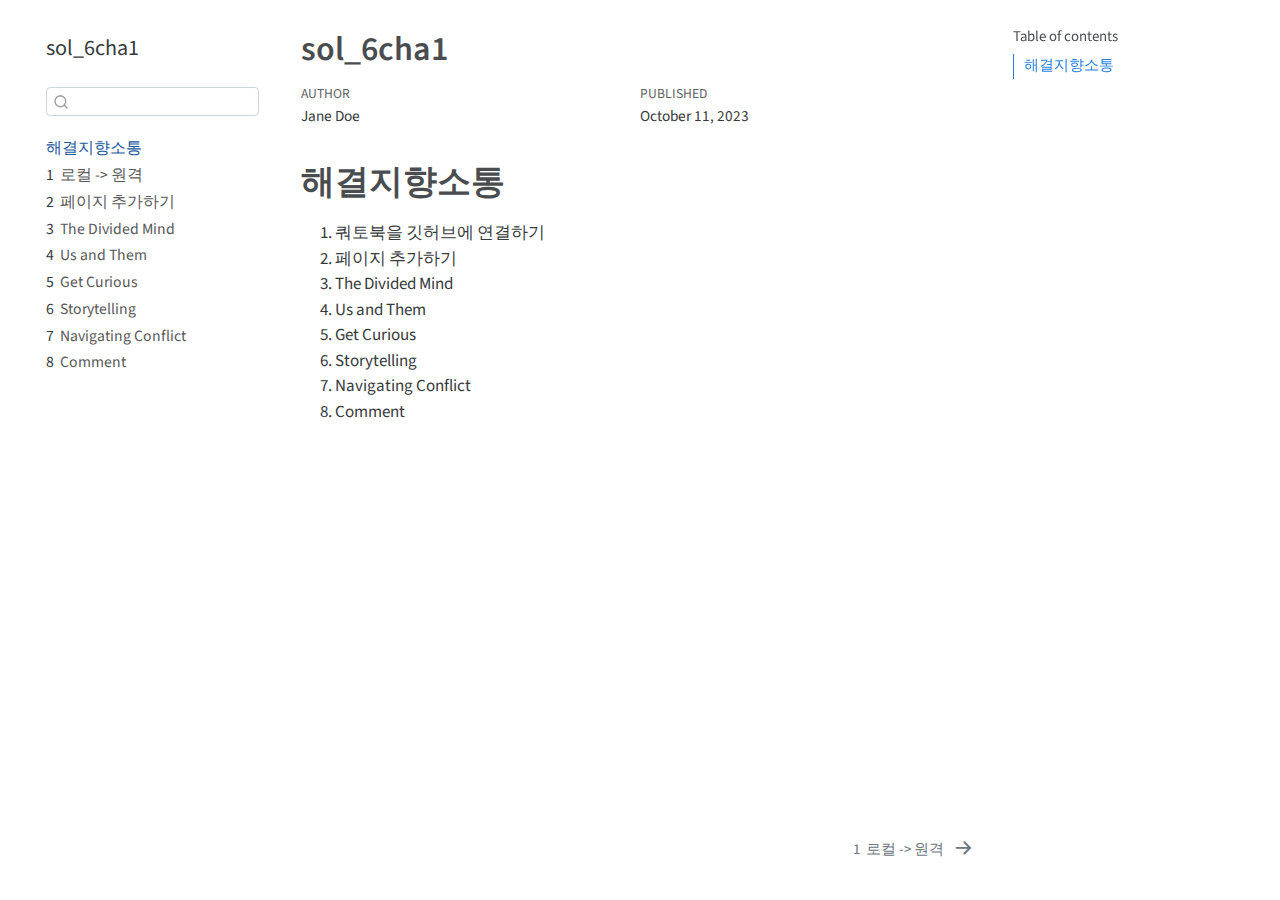
<file: _book/index.html>
<!DOCTYPE html>
<html xmlns="http://www.w3.org/1999/xhtml" lang="en" xml:lang="en"><head>

<meta charset="utf-8">
<meta name="generator" content="quarto-1.3.450">

<meta name="viewport" content="width=device-width, initial-scale=1.0, user-scalable=yes">

<meta name="author" content="Jane Doe">
<meta name="dcterms.date" content="2023-10-11">

<title>sol_6cha1</title>
<style>
code{white-space: pre-wrap;}
span.smallcaps{font-variant: small-caps;}
div.columns{display: flex; gap: min(4vw, 1.5em);}
div.column{flex: auto; overflow-x: auto;}
div.hanging-indent{margin-left: 1.5em; text-indent: -1.5em;}
ul.task-list{list-style: none;}
ul.task-list li input[type="checkbox"] {
  width: 0.8em;
  margin: 0 0.8em 0.2em -1em; /* quarto-specific, see https://github.com/quarto-dev/quarto-cli/issues/4556 */ 
  vertical-align: middle;
}
</style>


<script src="site_libs/quarto-nav/quarto-nav.js"></script>
<script src="site_libs/quarto-nav/headroom.min.js"></script>
<script src="site_libs/clipboard/clipboard.min.js"></script>
<script src="site_libs/quarto-search/autocomplete.umd.js"></script>
<script src="site_libs/quarto-search/fuse.min.js"></script>
<script src="site_libs/quarto-search/quarto-search.js"></script>
<meta name="quarto:offset" content="./">
<link href="./intro.html" rel="next">
<script src="site_libs/quarto-html/quarto.js"></script>
<script src="site_libs/quarto-html/popper.min.js"></script>
<script src="site_libs/quarto-html/tippy.umd.min.js"></script>
<script src="site_libs/quarto-html/anchor.min.js"></script>
<link href="site_libs/quarto-html/tippy.css" rel="stylesheet">
<link href="site_libs/quarto-html/quarto-syntax-highlighting.css" rel="stylesheet" id="quarto-text-highlighting-styles">
<script src="site_libs/bootstrap/bootstrap.min.js"></script>
<link href="site_libs/bootstrap/bootstrap-icons.css" rel="stylesheet">
<link href="site_libs/bootstrap/bootstrap.min.css" rel="stylesheet" id="quarto-bootstrap" data-mode="light">
<script id="quarto-search-options" type="application/json">{
  "location": "sidebar",
  "copy-button": false,
  "collapse-after": 3,
  "panel-placement": "start",
  "type": "textbox",
  "limit": 20,
  "language": {
    "search-no-results-text": "No results",
    "search-matching-documents-text": "matching documents",
    "search-copy-link-title": "Copy link to search",
    "search-hide-matches-text": "Hide additional matches",
    "search-more-match-text": "more match in this document",
    "search-more-matches-text": "more matches in this document",
    "search-clear-button-title": "Clear",
    "search-detached-cancel-button-title": "Cancel",
    "search-submit-button-title": "Submit",
    "search-label": "Search"
  }
}</script>


</head>

<body class="nav-sidebar floating">

<div id="quarto-search-results"></div>
  <header id="quarto-header" class="headroom fixed-top">
  <nav class="quarto-secondary-nav">
    <div class="container-fluid d-flex">
      <button type="button" class="quarto-btn-toggle btn" data-bs-toggle="collapse" data-bs-target="#quarto-sidebar,#quarto-sidebar-glass" aria-controls="quarto-sidebar" aria-expanded="false" aria-label="Toggle sidebar navigation" onclick="if (window.quartoToggleHeadroom) { window.quartoToggleHeadroom(); }">
        <i class="bi bi-layout-text-sidebar-reverse"></i>
      </button>
      <nav class="quarto-page-breadcrumbs" aria-label="breadcrumb"><ol class="breadcrumb"><li class="breadcrumb-item"><a href="./index.html">해결지향소통</a></li></ol></nav>
      <a class="flex-grow-1" role="button" data-bs-toggle="collapse" data-bs-target="#quarto-sidebar,#quarto-sidebar-glass" aria-controls="quarto-sidebar" aria-expanded="false" aria-label="Toggle sidebar navigation" onclick="if (window.quartoToggleHeadroom) { window.quartoToggleHeadroom(); }">      
      </a>
      <button type="button" class="btn quarto-search-button" aria-label="" onclick="window.quartoOpenSearch();">
        <i class="bi bi-search"></i>
      </button>
    </div>
  </nav>
</header>
<!-- content -->
<div id="quarto-content" class="quarto-container page-columns page-rows-contents page-layout-article">
<!-- sidebar -->
  <nav id="quarto-sidebar" class="sidebar collapse collapse-horizontal sidebar-navigation floating overflow-auto">
    <div class="pt-lg-2 mt-2 text-left sidebar-header">
    <div class="sidebar-title mb-0 py-0">
      <a href="./">sol_6cha1</a> 
    </div>
      </div>
        <div class="mt-2 flex-shrink-0 align-items-center">
        <div class="sidebar-search">
        <div id="quarto-search" class="" title="Search"></div>
        </div>
        </div>
    <div class="sidebar-menu-container"> 
    <ul class="list-unstyled mt-1">
        <li class="sidebar-item">
  <div class="sidebar-item-container"> 
  <a href="./index.html" class="sidebar-item-text sidebar-link active">
 <span class="menu-text">해결지향소통</span></a>
  </div>
</li>
        <li class="sidebar-item">
  <div class="sidebar-item-container"> 
  <a href="./intro.html" class="sidebar-item-text sidebar-link">
 <span class="menu-text"><span class="chapter-number">1</span>&nbsp; <span class="chapter-title">로컬 -&gt; 원격</span></span></a>
  </div>
</li>
        <li class="sidebar-item">
  <div class="sidebar-item-container"> 
  <a href="./plusfile.html" class="sidebar-item-text sidebar-link">
 <span class="menu-text"><span class="chapter-number">2</span>&nbsp; <span class="chapter-title">페이지 추가하기</span></span></a>
  </div>
</li>
        <li class="sidebar-item">
  <div class="sidebar-item-container"> 
  <a href="./The Divided Mind.html" class="sidebar-item-text sidebar-link">
 <span class="menu-text"><span class="chapter-number">3</span>&nbsp; <span class="chapter-title">The Divided Mind</span></span></a>
  </div>
</li>
        <li class="sidebar-item">
  <div class="sidebar-item-container"> 
  <a href="./Us and Them.html" class="sidebar-item-text sidebar-link">
 <span class="menu-text"><span class="chapter-number">4</span>&nbsp; <span class="chapter-title">Us and Them</span></span></a>
  </div>
</li>
        <li class="sidebar-item">
  <div class="sidebar-item-container"> 
  <a href="./Get Curious.html" class="sidebar-item-text sidebar-link">
 <span class="menu-text"><span class="chapter-number">5</span>&nbsp; <span class="chapter-title">Get Curious</span></span></a>
  </div>
</li>
        <li class="sidebar-item">
  <div class="sidebar-item-container"> 
  <a href="./Storytelling.html" class="sidebar-item-text sidebar-link">
 <span class="menu-text"><span class="chapter-number">6</span>&nbsp; <span class="chapter-title">Storytelling</span></span></a>
  </div>
</li>
        <li class="sidebar-item">
  <div class="sidebar-item-container"> 
  <a href="./Navigating Conflict.html" class="sidebar-item-text sidebar-link">
 <span class="menu-text"><span class="chapter-number">7</span>&nbsp; <span class="chapter-title">Navigating Conflict</span></span></a>
  </div>
</li>
        <li class="sidebar-item">
  <div class="sidebar-item-container"> 
  <a href="./Comment.html" class="sidebar-item-text sidebar-link">
 <span class="menu-text"><span class="chapter-number">8</span>&nbsp; <span class="chapter-title">Comment</span></span></a>
  </div>
</li>
    </ul>
    </div>
</nav>
<div id="quarto-sidebar-glass" data-bs-toggle="collapse" data-bs-target="#quarto-sidebar,#quarto-sidebar-glass"></div>
<!-- margin-sidebar -->
    <div id="quarto-margin-sidebar" class="sidebar margin-sidebar">
        <nav id="TOC" role="doc-toc" class="toc-active">
    <h2 id="toc-title">Table of contents</h2>
   
  <ul>
  <li><a href="#해결지향소통" id="toc-해결지향소통" class="nav-link active" data-scroll-target="#해결지향소통">해결지향소통</a></li>
  </ul>
</nav>
    </div>
<!-- main -->
<main class="content" id="quarto-document-content">

<header id="title-block-header" class="quarto-title-block default">
<div class="quarto-title">
<h1 class="title">sol_6cha1</h1>
</div>



<div class="quarto-title-meta">

    <div>
    <div class="quarto-title-meta-heading">Author</div>
    <div class="quarto-title-meta-contents">
             <p>Jane Doe </p>
          </div>
  </div>
    
    <div>
    <div class="quarto-title-meta-heading">Published</div>
    <div class="quarto-title-meta-contents">
      <p class="date">October 11, 2023</p>
    </div>
  </div>
  
    
  </div>
  

</header>

<section id="해결지향소통" class="level1 unnumbered">
<h1 class="unnumbered">해결지향소통</h1>
<ol type="1">
<li>쿼토북을 깃허브에 연결하기</li>
<li>페이지 추가하기</li>
<li>The Divided Mind</li>
<li>Us and Them</li>
<li>Get Curious</li>
<li>Storytelling</li>
<li>Navigating Conflict</li>
<li>Comment</li>
</ol>


</section>

</main> <!-- /main -->
<script id="quarto-html-after-body" type="application/javascript">
window.document.addEventListener("DOMContentLoaded", function (event) {
  const toggleBodyColorMode = (bsSheetEl) => {
    const mode = bsSheetEl.getAttribute("data-mode");
    const bodyEl = window.document.querySelector("body");
    if (mode === "dark") {
      bodyEl.classList.add("quarto-dark");
      bodyEl.classList.remove("quarto-light");
    } else {
      bodyEl.classList.add("quarto-light");
      bodyEl.classList.remove("quarto-dark");
    }
  }
  const toggleBodyColorPrimary = () => {
    const bsSheetEl = window.document.querySelector("link#quarto-bootstrap");
    if (bsSheetEl) {
      toggleBodyColorMode(bsSheetEl);
    }
  }
  toggleBodyColorPrimary();  
  const icon = "";
  const anchorJS = new window.AnchorJS();
  anchorJS.options = {
    placement: 'right',
    icon: icon
  };
  anchorJS.add('.anchored');
  const isCodeAnnotation = (el) => {
    for (const clz of el.classList) {
      if (clz.startsWith('code-annotation-')) {                     
        return true;
      }
    }
    return false;
  }
  const clipboard = new window.ClipboardJS('.code-copy-button', {
    text: function(trigger) {
      const codeEl = trigger.previousElementSibling.cloneNode(true);
      for (const childEl of codeEl.children) {
        if (isCodeAnnotation(childEl)) {
          childEl.remove();
        }
      }
      return codeEl.innerText;
    }
  });
  clipboard.on('success', function(e) {
    // button target
    const button = e.trigger;
    // don't keep focus
    button.blur();
    // flash "checked"
    button.classList.add('code-copy-button-checked');
    var currentTitle = button.getAttribute("title");
    button.setAttribute("title", "Copied!");
    let tooltip;
    if (window.bootstrap) {
      button.setAttribute("data-bs-toggle", "tooltip");
      button.setAttribute("data-bs-placement", "left");
      button.setAttribute("data-bs-title", "Copied!");
      tooltip = new bootstrap.Tooltip(button, 
        { trigger: "manual", 
          customClass: "code-copy-button-tooltip",
          offset: [0, -8]});
      tooltip.show();    
    }
    setTimeout(function() {
      if (tooltip) {
        tooltip.hide();
        button.removeAttribute("data-bs-title");
        button.removeAttribute("data-bs-toggle");
        button.removeAttribute("data-bs-placement");
      }
      button.setAttribute("title", currentTitle);
      button.classList.remove('code-copy-button-checked');
    }, 1000);
    // clear code selection
    e.clearSelection();
  });
  function tippyHover(el, contentFn) {
    const config = {
      allowHTML: true,
      content: contentFn,
      maxWidth: 500,
      delay: 100,
      arrow: false,
      appendTo: function(el) {
          return el.parentElement;
      },
      interactive: true,
      interactiveBorder: 10,
      theme: 'quarto',
      placement: 'bottom-start'
    };
    window.tippy(el, config); 
  }
  const noterefs = window.document.querySelectorAll('a[role="doc-noteref"]');
  for (var i=0; i<noterefs.length; i++) {
    const ref = noterefs[i];
    tippyHover(ref, function() {
      // use id or data attribute instead here
      let href = ref.getAttribute('data-footnote-href') || ref.getAttribute('href');
      try { href = new URL(href).hash; } catch {}
      const id = href.replace(/^#\/?/, "");
      const note = window.document.getElementById(id);
      return note.innerHTML;
    });
  }
      let selectedAnnoteEl;
      const selectorForAnnotation = ( cell, annotation) => {
        let cellAttr = 'data-code-cell="' + cell + '"';
        let lineAttr = 'data-code-annotation="' +  annotation + '"';
        const selector = 'span[' + cellAttr + '][' + lineAttr + ']';
        return selector;
      }
      const selectCodeLines = (annoteEl) => {
        const doc = window.document;
        const targetCell = annoteEl.getAttribute("data-target-cell");
        const targetAnnotation = annoteEl.getAttribute("data-target-annotation");
        const annoteSpan = window.document.querySelector(selectorForAnnotation(targetCell, targetAnnotation));
        const lines = annoteSpan.getAttribute("data-code-lines").split(",");
        const lineIds = lines.map((line) => {
          return targetCell + "-" + line;
        })
        let top = null;
        let height = null;
        let parent = null;
        if (lineIds.length > 0) {
            //compute the position of the single el (top and bottom and make a div)
            const el = window.document.getElementById(lineIds[0]);
            top = el.offsetTop;
            height = el.offsetHeight;
            parent = el.parentElement.parentElement;
          if (lineIds.length > 1) {
            const lastEl = window.document.getElementById(lineIds[lineIds.length - 1]);
            const bottom = lastEl.offsetTop + lastEl.offsetHeight;
            height = bottom - top;
          }
          if (top !== null && height !== null && parent !== null) {
            // cook up a div (if necessary) and position it 
            let div = window.document.getElementById("code-annotation-line-highlight");
            if (div === null) {
              div = window.document.createElement("div");
              div.setAttribute("id", "code-annotation-line-highlight");
              div.style.position = 'absolute';
              parent.appendChild(div);
            }
            div.style.top = top - 2 + "px";
            div.style.height = height + 4 + "px";
            let gutterDiv = window.document.getElementById("code-annotation-line-highlight-gutter");
            if (gutterDiv === null) {
              gutterDiv = window.document.createElement("div");
              gutterDiv.setAttribute("id", "code-annotation-line-highlight-gutter");
              gutterDiv.style.position = 'absolute';
              const codeCell = window.document.getElementById(targetCell);
              const gutter = codeCell.querySelector('.code-annotation-gutter');
              gutter.appendChild(gutterDiv);
            }
            gutterDiv.style.top = top - 2 + "px";
            gutterDiv.style.height = height + 4 + "px";
          }
          selectedAnnoteEl = annoteEl;
        }
      };
      const unselectCodeLines = () => {
        const elementsIds = ["code-annotation-line-highlight", "code-annotation-line-highlight-gutter"];
        elementsIds.forEach((elId) => {
          const div = window.document.getElementById(elId);
          if (div) {
            div.remove();
          }
        });
        selectedAnnoteEl = undefined;
      };
      // Attach click handler to the DT
      const annoteDls = window.document.querySelectorAll('dt[data-target-cell]');
      for (const annoteDlNode of annoteDls) {
        annoteDlNode.addEventListener('click', (event) => {
          const clickedEl = event.target;
          if (clickedEl !== selectedAnnoteEl) {
            unselectCodeLines();
            const activeEl = window.document.querySelector('dt[data-target-cell].code-annotation-active');
            if (activeEl) {
              activeEl.classList.remove('code-annotation-active');
            }
            selectCodeLines(clickedEl);
            clickedEl.classList.add('code-annotation-active');
          } else {
            // Unselect the line
            unselectCodeLines();
            clickedEl.classList.remove('code-annotation-active');
          }
        });
      }
  const findCites = (el) => {
    const parentEl = el.parentElement;
    if (parentEl) {
      const cites = parentEl.dataset.cites;
      if (cites) {
        return {
          el,
          cites: cites.split(' ')
        };
      } else {
        return findCites(el.parentElement)
      }
    } else {
      return undefined;
    }
  };
  var bibliorefs = window.document.querySelectorAll('a[role="doc-biblioref"]');
  for (var i=0; i<bibliorefs.length; i++) {
    const ref = bibliorefs[i];
    const citeInfo = findCites(ref);
    if (citeInfo) {
      tippyHover(citeInfo.el, function() {
        var popup = window.document.createElement('div');
        citeInfo.cites.forEach(function(cite) {
          var citeDiv = window.document.createElement('div');
          citeDiv.classList.add('hanging-indent');
          citeDiv.classList.add('csl-entry');
          var biblioDiv = window.document.getElementById('ref-' + cite);
          if (biblioDiv) {
            citeDiv.innerHTML = biblioDiv.innerHTML;
          }
          popup.appendChild(citeDiv);
        });
        return popup.innerHTML;
      });
    }
  }
});
</script>
<nav class="page-navigation">
  <div class="nav-page nav-page-previous">
  </div>
  <div class="nav-page nav-page-next">
      <a href="./intro.html" class="pagination-link">
        <span class="nav-page-text"><span class="chapter-number">1</span>&nbsp; <span class="chapter-title">로컬 -&gt; 원격</span></span> <i class="bi bi-arrow-right-short"></i>
      </a>
  </div>
</nav>
</div> <!-- /content -->



</body></html>
</file>
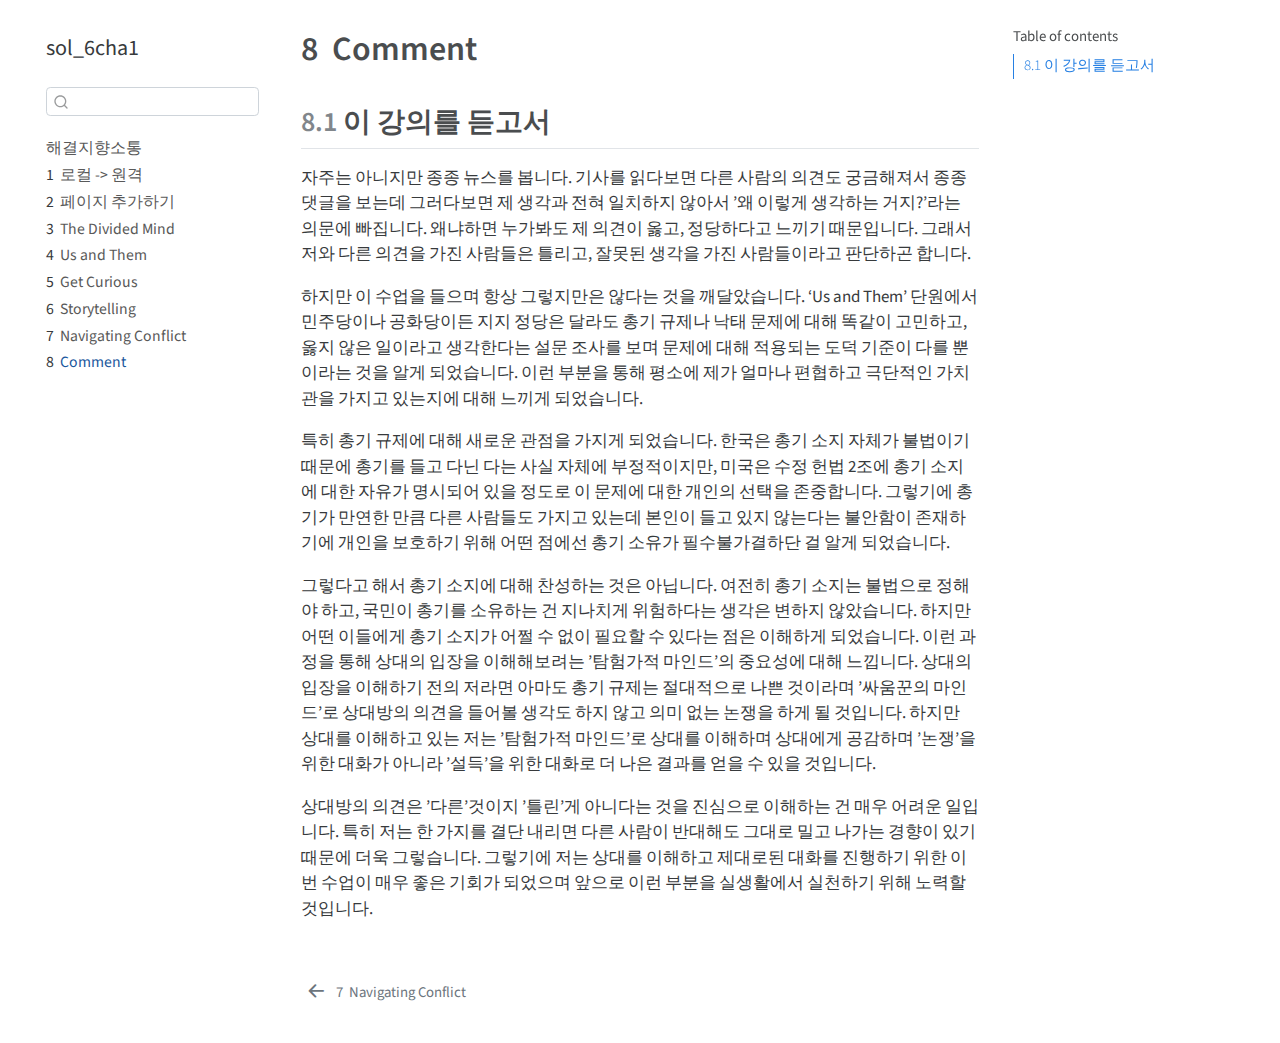
<file: _book/Comment.html>
<!DOCTYPE html>
<html xmlns="http://www.w3.org/1999/xhtml" lang="en" xml:lang="en"><head>

<meta charset="utf-8">
<meta name="generator" content="quarto-1.3.450">

<meta name="viewport" content="width=device-width, initial-scale=1.0, user-scalable=yes">


<title>sol_6cha1 - 8&nbsp; Comment</title>
<style>
code{white-space: pre-wrap;}
span.smallcaps{font-variant: small-caps;}
div.columns{display: flex; gap: min(4vw, 1.5em);}
div.column{flex: auto; overflow-x: auto;}
div.hanging-indent{margin-left: 1.5em; text-indent: -1.5em;}
ul.task-list{list-style: none;}
ul.task-list li input[type="checkbox"] {
  width: 0.8em;
  margin: 0 0.8em 0.2em -1em; /* quarto-specific, see https://github.com/quarto-dev/quarto-cli/issues/4556 */ 
  vertical-align: middle;
}
</style>


<script src="site_libs/quarto-nav/quarto-nav.js"></script>
<script src="site_libs/quarto-nav/headroom.min.js"></script>
<script src="site_libs/clipboard/clipboard.min.js"></script>
<script src="site_libs/quarto-search/autocomplete.umd.js"></script>
<script src="site_libs/quarto-search/fuse.min.js"></script>
<script src="site_libs/quarto-search/quarto-search.js"></script>
<meta name="quarto:offset" content="./">
<link href="./Navigating Conflict.html" rel="prev">
<script src="site_libs/quarto-html/quarto.js"></script>
<script src="site_libs/quarto-html/popper.min.js"></script>
<script src="site_libs/quarto-html/tippy.umd.min.js"></script>
<script src="site_libs/quarto-html/anchor.min.js"></script>
<link href="site_libs/quarto-html/tippy.css" rel="stylesheet">
<link href="site_libs/quarto-html/quarto-syntax-highlighting.css" rel="stylesheet" id="quarto-text-highlighting-styles">
<script src="site_libs/bootstrap/bootstrap.min.js"></script>
<link href="site_libs/bootstrap/bootstrap-icons.css" rel="stylesheet">
<link href="site_libs/bootstrap/bootstrap.min.css" rel="stylesheet" id="quarto-bootstrap" data-mode="light">
<script id="quarto-search-options" type="application/json">{
  "location": "sidebar",
  "copy-button": false,
  "collapse-after": 3,
  "panel-placement": "start",
  "type": "textbox",
  "limit": 20,
  "language": {
    "search-no-results-text": "No results",
    "search-matching-documents-text": "matching documents",
    "search-copy-link-title": "Copy link to search",
    "search-hide-matches-text": "Hide additional matches",
    "search-more-match-text": "more match in this document",
    "search-more-matches-text": "more matches in this document",
    "search-clear-button-title": "Clear",
    "search-detached-cancel-button-title": "Cancel",
    "search-submit-button-title": "Submit",
    "search-label": "Search"
  }
}</script>


</head>

<body class="nav-sidebar floating">

<div id="quarto-search-results"></div>
  <header id="quarto-header" class="headroom fixed-top">
  <nav class="quarto-secondary-nav">
    <div class="container-fluid d-flex">
      <button type="button" class="quarto-btn-toggle btn" data-bs-toggle="collapse" data-bs-target="#quarto-sidebar,#quarto-sidebar-glass" aria-controls="quarto-sidebar" aria-expanded="false" aria-label="Toggle sidebar navigation" onclick="if (window.quartoToggleHeadroom) { window.quartoToggleHeadroom(); }">
        <i class="bi bi-layout-text-sidebar-reverse"></i>
      </button>
      <nav class="quarto-page-breadcrumbs" aria-label="breadcrumb"><ol class="breadcrumb"><li class="breadcrumb-item"><a href="./Comment.html"><span class="chapter-number">8</span>&nbsp; <span class="chapter-title">Comment</span></a></li></ol></nav>
      <a class="flex-grow-1" role="button" data-bs-toggle="collapse" data-bs-target="#quarto-sidebar,#quarto-sidebar-glass" aria-controls="quarto-sidebar" aria-expanded="false" aria-label="Toggle sidebar navigation" onclick="if (window.quartoToggleHeadroom) { window.quartoToggleHeadroom(); }">      
      </a>
      <button type="button" class="btn quarto-search-button" aria-label="" onclick="window.quartoOpenSearch();">
        <i class="bi bi-search"></i>
      </button>
    </div>
  </nav>
</header>
<!-- content -->
<div id="quarto-content" class="quarto-container page-columns page-rows-contents page-layout-article">
<!-- sidebar -->
  <nav id="quarto-sidebar" class="sidebar collapse collapse-horizontal sidebar-navigation floating overflow-auto">
    <div class="pt-lg-2 mt-2 text-left sidebar-header">
    <div class="sidebar-title mb-0 py-0">
      <a href="./">sol_6cha1</a> 
    </div>
      </div>
        <div class="mt-2 flex-shrink-0 align-items-center">
        <div class="sidebar-search">
        <div id="quarto-search" class="" title="Search"></div>
        </div>
        </div>
    <div class="sidebar-menu-container"> 
    <ul class="list-unstyled mt-1">
        <li class="sidebar-item">
  <div class="sidebar-item-container"> 
  <a href="./index.html" class="sidebar-item-text sidebar-link">
 <span class="menu-text">해결지향소통</span></a>
  </div>
</li>
        <li class="sidebar-item">
  <div class="sidebar-item-container"> 
  <a href="./intro.html" class="sidebar-item-text sidebar-link">
 <span class="menu-text"><span class="chapter-number">1</span>&nbsp; <span class="chapter-title">로컬 -&gt; 원격</span></span></a>
  </div>
</li>
        <li class="sidebar-item">
  <div class="sidebar-item-container"> 
  <a href="./plusfile.html" class="sidebar-item-text sidebar-link">
 <span class="menu-text"><span class="chapter-number">2</span>&nbsp; <span class="chapter-title">페이지 추가하기</span></span></a>
  </div>
</li>
        <li class="sidebar-item">
  <div class="sidebar-item-container"> 
  <a href="./The Divided Mind.html" class="sidebar-item-text sidebar-link">
 <span class="menu-text"><span class="chapter-number">3</span>&nbsp; <span class="chapter-title">The Divided Mind</span></span></a>
  </div>
</li>
        <li class="sidebar-item">
  <div class="sidebar-item-container"> 
  <a href="./Us and Them.html" class="sidebar-item-text sidebar-link">
 <span class="menu-text"><span class="chapter-number">4</span>&nbsp; <span class="chapter-title">Us and Them</span></span></a>
  </div>
</li>
        <li class="sidebar-item">
  <div class="sidebar-item-container"> 
  <a href="./Get Curious.html" class="sidebar-item-text sidebar-link">
 <span class="menu-text"><span class="chapter-number">5</span>&nbsp; <span class="chapter-title">Get Curious</span></span></a>
  </div>
</li>
        <li class="sidebar-item">
  <div class="sidebar-item-container"> 
  <a href="./Storytelling.html" class="sidebar-item-text sidebar-link">
 <span class="menu-text"><span class="chapter-number">6</span>&nbsp; <span class="chapter-title">Storytelling</span></span></a>
  </div>
</li>
        <li class="sidebar-item">
  <div class="sidebar-item-container"> 
  <a href="./Navigating Conflict.html" class="sidebar-item-text sidebar-link">
 <span class="menu-text"><span class="chapter-number">7</span>&nbsp; <span class="chapter-title">Navigating Conflict</span></span></a>
  </div>
</li>
        <li class="sidebar-item">
  <div class="sidebar-item-container"> 
  <a href="./Comment.html" class="sidebar-item-text sidebar-link active">
 <span class="menu-text"><span class="chapter-number">8</span>&nbsp; <span class="chapter-title">Comment</span></span></a>
  </div>
</li>
    </ul>
    </div>
</nav>
<div id="quarto-sidebar-glass" data-bs-toggle="collapse" data-bs-target="#quarto-sidebar,#quarto-sidebar-glass"></div>
<!-- margin-sidebar -->
    <div id="quarto-margin-sidebar" class="sidebar margin-sidebar">
        <nav id="TOC" role="doc-toc" class="toc-active">
    <h2 id="toc-title">Table of contents</h2>
   
  <ul>
  <li><a href="#이-강의를-듣고서" id="toc-이-강의를-듣고서" class="nav-link active" data-scroll-target="#이-강의를-듣고서"><span class="header-section-number">8.1</span> 이 강의를 듣고서</a></li>
  </ul>
</nav>
    </div>
<!-- main -->
<main class="content" id="quarto-document-content">

<header id="title-block-header" class="quarto-title-block default">
<div class="quarto-title">
<h1 class="title"><span class="chapter-number">8</span>&nbsp; <span class="chapter-title">Comment</span></h1>
</div>



<div class="quarto-title-meta">

    
  
    
  </div>
  

</header>

<section id="이-강의를-듣고서" class="level2" data-number="8.1">
<h2 data-number="8.1" class="anchored" data-anchor-id="이-강의를-듣고서"><span class="header-section-number">8.1</span> 이 강의를 듣고서</h2>
<p>자주는 아니지만 종종 뉴스를 봅니다. 기사를 읽다보면 다른 사람의 의견도 궁금해져서 종종 댓글을 보는데 그러다보면 제 생각과 전혀 일치하지 않아서 ’왜 이렇게 생각하는 거지?’라는 의문에 빠집니다. 왜냐하면 누가봐도 제 의견이 옳고, 정당하다고 느끼기 때문입니다. 그래서 저와 다른 의견을 가진 사람들은 틀리고, 잘못된 생각을 가진 사람들이라고 판단하곤 합니다.</p>
<p>하지만 이 수업을 들으며 항상 그렇지만은 않다는 것을 깨달았습니다. ‘Us and Them’ 단원에서 민주당이나 공화당이든 지지 정당은 달라도 총기 규제나 낙태 문제에 대해 똑같이 고민하고, 옳지 않은 일이라고 생각한다는 설문 조사를 보며 문제에 대해 적용되는 도덕 기준이 다를 뿐이라는 것을 알게 되었습니다. 이런 부분을 통해 평소에 제가 얼마나 편협하고 극단적인 가치관을 가지고 있는지에 대해 느끼게 되었습니다.</p>
<p>특히 총기 규제에 대해 새로운 관점을 가지게 되었습니다. 한국은 총기 소지 자체가 불법이기 때문에 총기를 들고 다닌 다는 사실 자체에 부정적이지만, 미국은 수정 헌법 2조에 총기 소지에 대한 자유가 명시되어 있을 정도로 이 문제에 대한 개인의 선택을 존중합니다. 그렇기에 총기가 만연한 만큼 다른 사람들도 가지고 있는데 본인이 들고 있지 않는다는 불안함이 존재하기에 개인을 보호하기 위해 어떤 점에선 총기 소유가 필수불가결하단 걸 알게 되었습니다.</p>
<p>그렇다고 해서 총기 소지에 대해 찬성하는 것은 아닙니다. 여전히 총기 소지는 불법으로 정해야 하고, 국민이 총기를 소유하는 건 지나치게 위험하다는 생각은 변하지 않았습니다. 하지만 어떤 이들에게 총기 소지가 어쩔 수 없이 필요할 수 있다는 점은 이해하게 되었습니다. 이런 과정을 통해 상대의 입장을 이해해보려는 ’탐험가적 마인드’의 중요성에 대해 느낍니다. 상대의 입장을 이해하기 전의 저라면 아마도 총기 규제는 절대적으로 나쁜 것이라며 ’싸움꾼의 마인드’로 상대방의 의견을 들어볼 생각도 하지 않고 의미 없는 논쟁을 하게 될 것입니다. 하지만 상대를 이해하고 있는 저는 ’탐험가적 마인드’로 상대를 이해하며 상대에게 공감하며 ’논쟁’을 위한 대화가 아니라 ’설득’을 위한 대화로 더 나은 결과를 얻을 수 있을 것입니다.</p>
<p>상대방의 의견은 ’다른’것이지 ’틀린’게 아니다는 것을 진심으로 이해하는 건 매우 어려운 일입니다. 특히 저는 한 가지를 결단 내리면 다른 사람이 반대해도 그대로 밀고 나가는 경향이 있기 때문에 더욱 그렇습니다. 그렇기에 저는 상대를 이해하고 제대로된 대화를 진행하기 위한 이번 수업이 매우 좋은 기회가 되었으며 앞으로 이런 부분을 실생활에서 실천하기 위해 노력할 것입니다.</p>


</section>

</main> <!-- /main -->
<script id="quarto-html-after-body" type="application/javascript">
window.document.addEventListener("DOMContentLoaded", function (event) {
  const toggleBodyColorMode = (bsSheetEl) => {
    const mode = bsSheetEl.getAttribute("data-mode");
    const bodyEl = window.document.querySelector("body");
    if (mode === "dark") {
      bodyEl.classList.add("quarto-dark");
      bodyEl.classList.remove("quarto-light");
    } else {
      bodyEl.classList.add("quarto-light");
      bodyEl.classList.remove("quarto-dark");
    }
  }
  const toggleBodyColorPrimary = () => {
    const bsSheetEl = window.document.querySelector("link#quarto-bootstrap");
    if (bsSheetEl) {
      toggleBodyColorMode(bsSheetEl);
    }
  }
  toggleBodyColorPrimary();  
  const icon = "";
  const anchorJS = new window.AnchorJS();
  anchorJS.options = {
    placement: 'right',
    icon: icon
  };
  anchorJS.add('.anchored');
  const isCodeAnnotation = (el) => {
    for (const clz of el.classList) {
      if (clz.startsWith('code-annotation-')) {                     
        return true;
      }
    }
    return false;
  }
  const clipboard = new window.ClipboardJS('.code-copy-button', {
    text: function(trigger) {
      const codeEl = trigger.previousElementSibling.cloneNode(true);
      for (const childEl of codeEl.children) {
        if (isCodeAnnotation(childEl)) {
          childEl.remove();
        }
      }
      return codeEl.innerText;
    }
  });
  clipboard.on('success', function(e) {
    // button target
    const button = e.trigger;
    // don't keep focus
    button.blur();
    // flash "checked"
    button.classList.add('code-copy-button-checked');
    var currentTitle = button.getAttribute("title");
    button.setAttribute("title", "Copied!");
    let tooltip;
    if (window.bootstrap) {
      button.setAttribute("data-bs-toggle", "tooltip");
      button.setAttribute("data-bs-placement", "left");
      button.setAttribute("data-bs-title", "Copied!");
      tooltip = new bootstrap.Tooltip(button, 
        { trigger: "manual", 
          customClass: "code-copy-button-tooltip",
          offset: [0, -8]});
      tooltip.show();    
    }
    setTimeout(function() {
      if (tooltip) {
        tooltip.hide();
        button.removeAttribute("data-bs-title");
        button.removeAttribute("data-bs-toggle");
        button.removeAttribute("data-bs-placement");
      }
      button.setAttribute("title", currentTitle);
      button.classList.remove('code-copy-button-checked');
    }, 1000);
    // clear code selection
    e.clearSelection();
  });
  function tippyHover(el, contentFn) {
    const config = {
      allowHTML: true,
      content: contentFn,
      maxWidth: 500,
      delay: 100,
      arrow: false,
      appendTo: function(el) {
          return el.parentElement;
      },
      interactive: true,
      interactiveBorder: 10,
      theme: 'quarto',
      placement: 'bottom-start'
    };
    window.tippy(el, config); 
  }
  const noterefs = window.document.querySelectorAll('a[role="doc-noteref"]');
  for (var i=0; i<noterefs.length; i++) {
    const ref = noterefs[i];
    tippyHover(ref, function() {
      // use id or data attribute instead here
      let href = ref.getAttribute('data-footnote-href') || ref.getAttribute('href');
      try { href = new URL(href).hash; } catch {}
      const id = href.replace(/^#\/?/, "");
      const note = window.document.getElementById(id);
      return note.innerHTML;
    });
  }
      let selectedAnnoteEl;
      const selectorForAnnotation = ( cell, annotation) => {
        let cellAttr = 'data-code-cell="' + cell + '"';
        let lineAttr = 'data-code-annotation="' +  annotation + '"';
        const selector = 'span[' + cellAttr + '][' + lineAttr + ']';
        return selector;
      }
      const selectCodeLines = (annoteEl) => {
        const doc = window.document;
        const targetCell = annoteEl.getAttribute("data-target-cell");
        const targetAnnotation = annoteEl.getAttribute("data-target-annotation");
        const annoteSpan = window.document.querySelector(selectorForAnnotation(targetCell, targetAnnotation));
        const lines = annoteSpan.getAttribute("data-code-lines").split(",");
        const lineIds = lines.map((line) => {
          return targetCell + "-" + line;
        })
        let top = null;
        let height = null;
        let parent = null;
        if (lineIds.length > 0) {
            //compute the position of the single el (top and bottom and make a div)
            const el = window.document.getElementById(lineIds[0]);
            top = el.offsetTop;
            height = el.offsetHeight;
            parent = el.parentElement.parentElement;
          if (lineIds.length > 1) {
            const lastEl = window.document.getElementById(lineIds[lineIds.length - 1]);
            const bottom = lastEl.offsetTop + lastEl.offsetHeight;
            height = bottom - top;
          }
          if (top !== null && height !== null && parent !== null) {
            // cook up a div (if necessary) and position it 
            let div = window.document.getElementById("code-annotation-line-highlight");
            if (div === null) {
              div = window.document.createElement("div");
              div.setAttribute("id", "code-annotation-line-highlight");
              div.style.position = 'absolute';
              parent.appendChild(div);
            }
            div.style.top = top - 2 + "px";
            div.style.height = height + 4 + "px";
            let gutterDiv = window.document.getElementById("code-annotation-line-highlight-gutter");
            if (gutterDiv === null) {
              gutterDiv = window.document.createElement("div");
              gutterDiv.setAttribute("id", "code-annotation-line-highlight-gutter");
              gutterDiv.style.position = 'absolute';
              const codeCell = window.document.getElementById(targetCell);
              const gutter = codeCell.querySelector('.code-annotation-gutter');
              gutter.appendChild(gutterDiv);
            }
            gutterDiv.style.top = top - 2 + "px";
            gutterDiv.style.height = height + 4 + "px";
          }
          selectedAnnoteEl = annoteEl;
        }
      };
      const unselectCodeLines = () => {
        const elementsIds = ["code-annotation-line-highlight", "code-annotation-line-highlight-gutter"];
        elementsIds.forEach((elId) => {
          const div = window.document.getElementById(elId);
          if (div) {
            div.remove();
          }
        });
        selectedAnnoteEl = undefined;
      };
      // Attach click handler to the DT
      const annoteDls = window.document.querySelectorAll('dt[data-target-cell]');
      for (const annoteDlNode of annoteDls) {
        annoteDlNode.addEventListener('click', (event) => {
          const clickedEl = event.target;
          if (clickedEl !== selectedAnnoteEl) {
            unselectCodeLines();
            const activeEl = window.document.querySelector('dt[data-target-cell].code-annotation-active');
            if (activeEl) {
              activeEl.classList.remove('code-annotation-active');
            }
            selectCodeLines(clickedEl);
            clickedEl.classList.add('code-annotation-active');
          } else {
            // Unselect the line
            unselectCodeLines();
            clickedEl.classList.remove('code-annotation-active');
          }
        });
      }
  const findCites = (el) => {
    const parentEl = el.parentElement;
    if (parentEl) {
      const cites = parentEl.dataset.cites;
      if (cites) {
        return {
          el,
          cites: cites.split(' ')
        };
      } else {
        return findCites(el.parentElement)
      }
    } else {
      return undefined;
    }
  };
  var bibliorefs = window.document.querySelectorAll('a[role="doc-biblioref"]');
  for (var i=0; i<bibliorefs.length; i++) {
    const ref = bibliorefs[i];
    const citeInfo = findCites(ref);
    if (citeInfo) {
      tippyHover(citeInfo.el, function() {
        var popup = window.document.createElement('div');
        citeInfo.cites.forEach(function(cite) {
          var citeDiv = window.document.createElement('div');
          citeDiv.classList.add('hanging-indent');
          citeDiv.classList.add('csl-entry');
          var biblioDiv = window.document.getElementById('ref-' + cite);
          if (biblioDiv) {
            citeDiv.innerHTML = biblioDiv.innerHTML;
          }
          popup.appendChild(citeDiv);
        });
        return popup.innerHTML;
      });
    }
  }
});
</script>
<nav class="page-navigation">
  <div class="nav-page nav-page-previous">
      <a href="./Navigating Conflict.html" class="pagination-link">
        <i class="bi bi-arrow-left-short"></i> <span class="nav-page-text"><span class="chapter-number">7</span>&nbsp; <span class="chapter-title">Navigating Conflict</span></span>
      </a>          
  </div>
  <div class="nav-page nav-page-next">
  </div>
</nav>
</div> <!-- /content -->



</body></html>
</file>
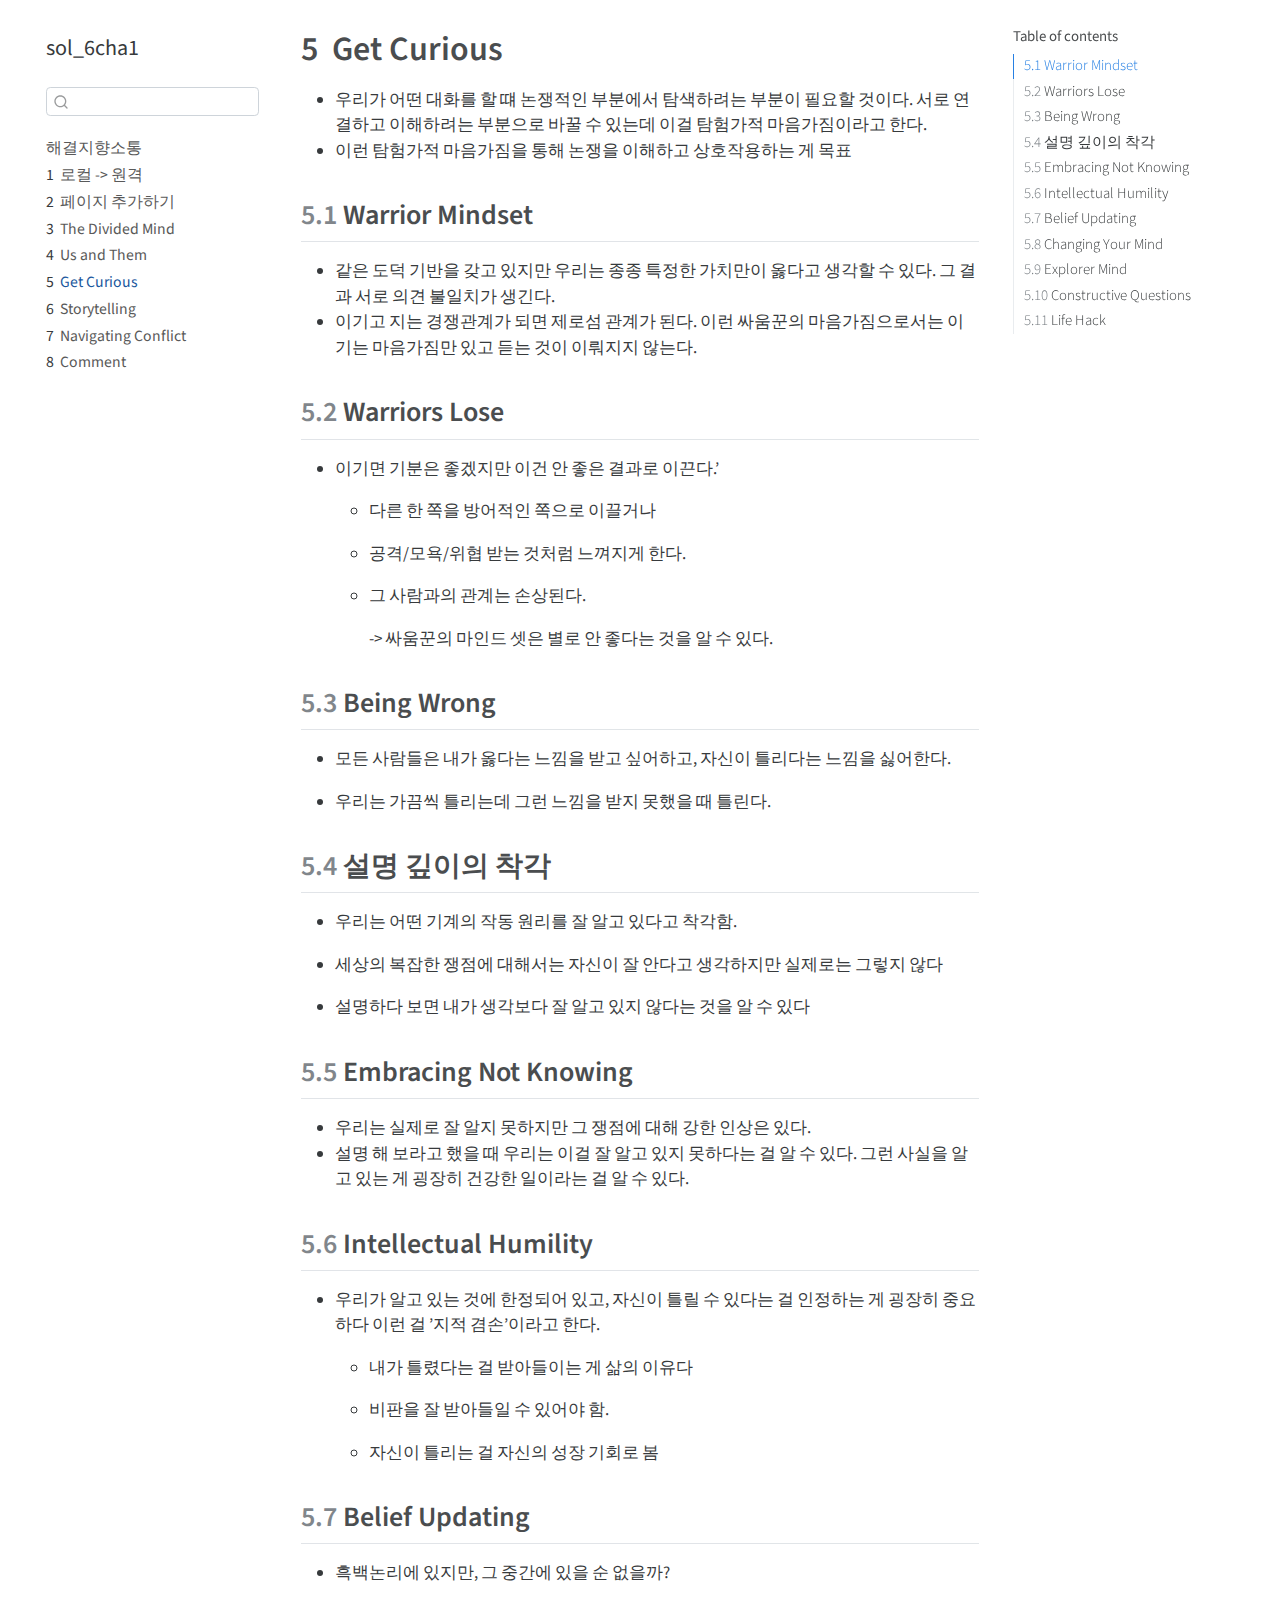
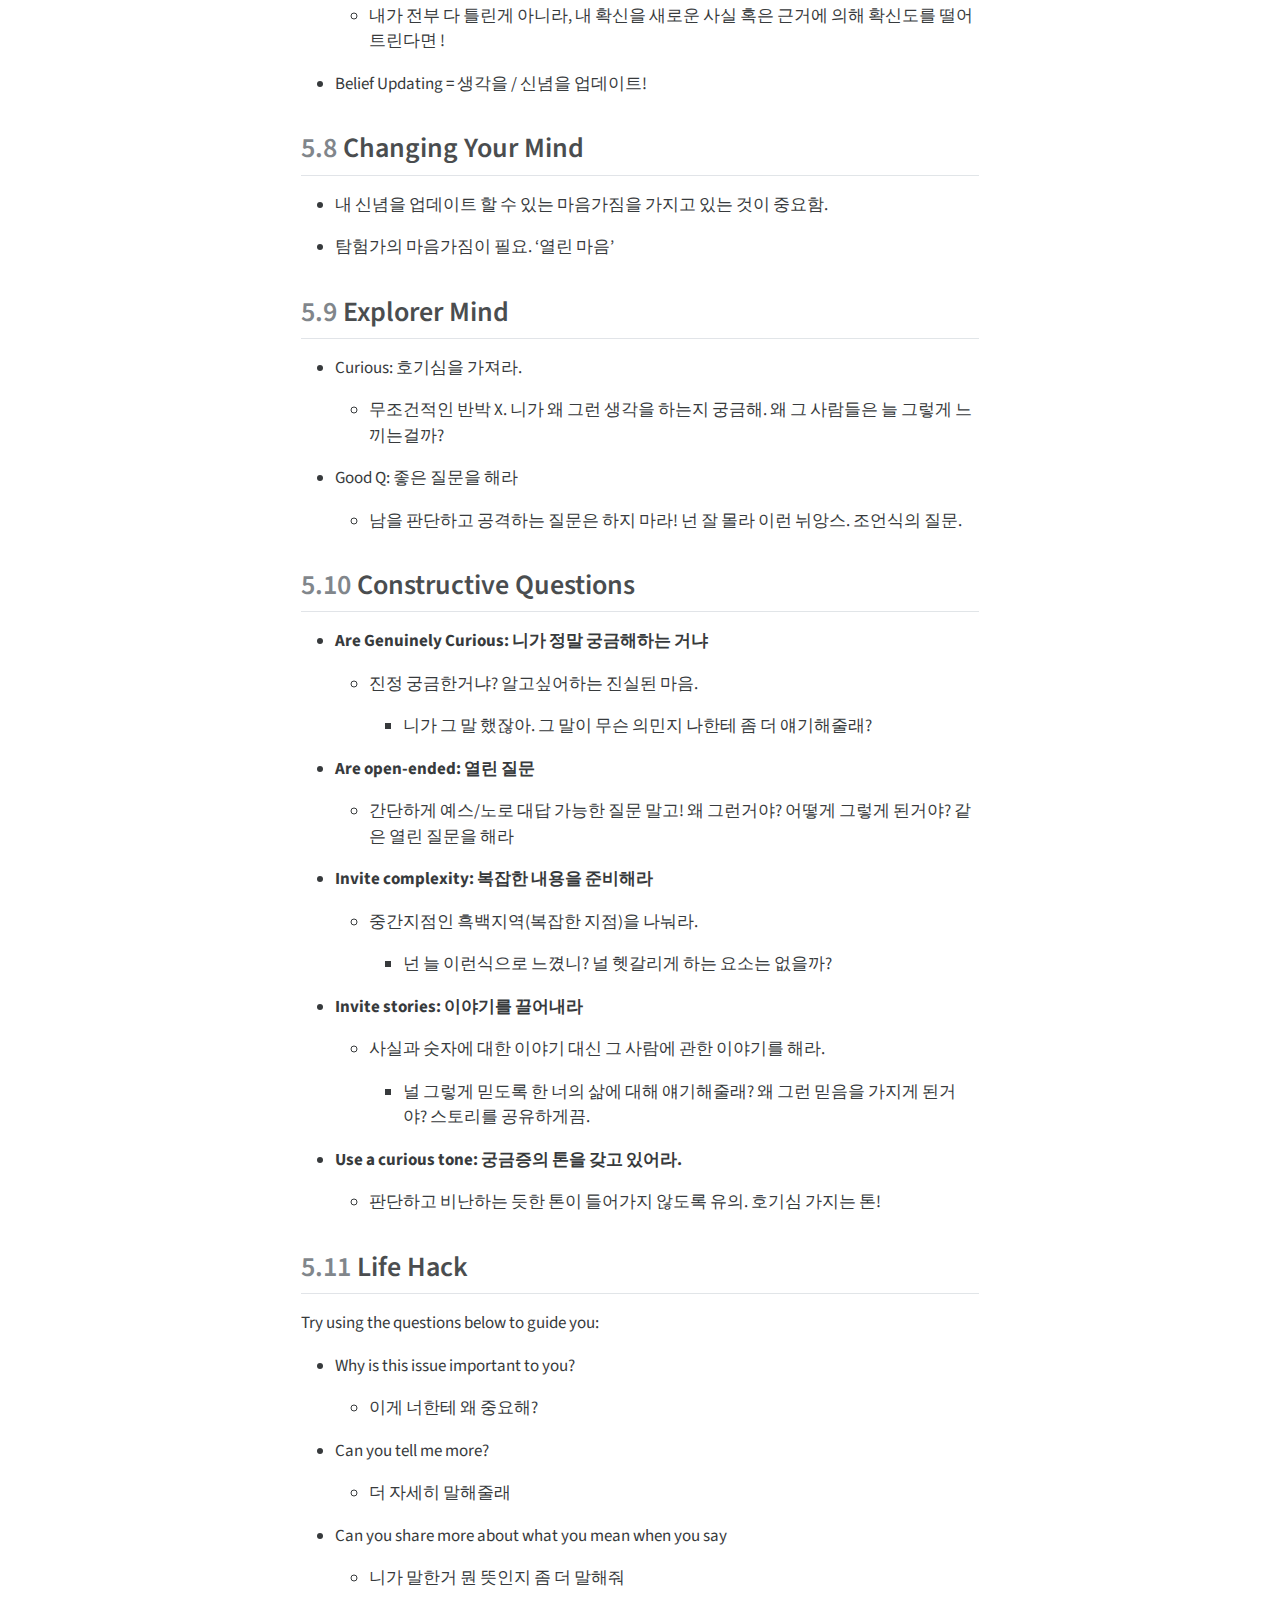
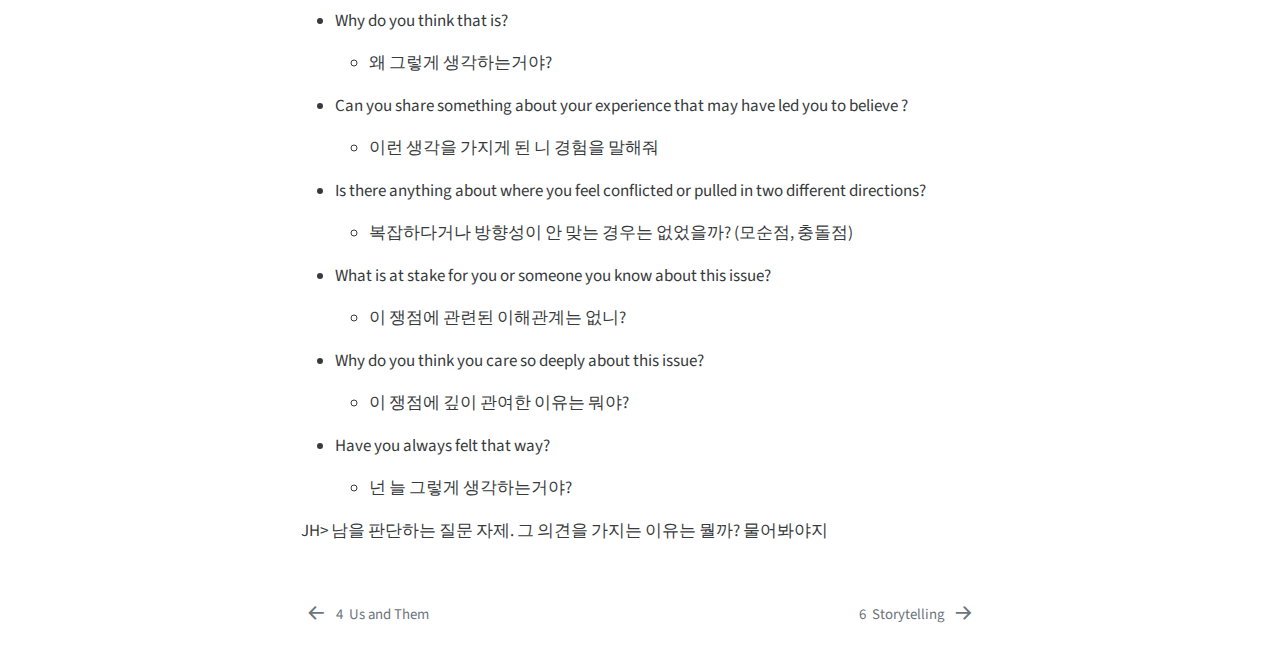
<file: _book/Get Curious.html>
<!DOCTYPE html>
<html xmlns="http://www.w3.org/1999/xhtml" lang="en" xml:lang="en"><head>

<meta charset="utf-8">
<meta name="generator" content="quarto-1.3.450">

<meta name="viewport" content="width=device-width, initial-scale=1.0, user-scalable=yes">


<title>sol_6cha1 - 5&nbsp; Get Curious</title>
<style>
code{white-space: pre-wrap;}
span.smallcaps{font-variant: small-caps;}
div.columns{display: flex; gap: min(4vw, 1.5em);}
div.column{flex: auto; overflow-x: auto;}
div.hanging-indent{margin-left: 1.5em; text-indent: -1.5em;}
ul.task-list{list-style: none;}
ul.task-list li input[type="checkbox"] {
  width: 0.8em;
  margin: 0 0.8em 0.2em -1em; /* quarto-specific, see https://github.com/quarto-dev/quarto-cli/issues/4556 */ 
  vertical-align: middle;
}
</style>


<script src="site_libs/quarto-nav/quarto-nav.js"></script>
<script src="site_libs/quarto-nav/headroom.min.js"></script>
<script src="site_libs/clipboard/clipboard.min.js"></script>
<script src="site_libs/quarto-search/autocomplete.umd.js"></script>
<script src="site_libs/quarto-search/fuse.min.js"></script>
<script src="site_libs/quarto-search/quarto-search.js"></script>
<meta name="quarto:offset" content="./">
<link href="./Storytelling.html" rel="next">
<link href="./Us and Them.html" rel="prev">
<script src="site_libs/quarto-html/quarto.js"></script>
<script src="site_libs/quarto-html/popper.min.js"></script>
<script src="site_libs/quarto-html/tippy.umd.min.js"></script>
<script src="site_libs/quarto-html/anchor.min.js"></script>
<link href="site_libs/quarto-html/tippy.css" rel="stylesheet">
<link href="site_libs/quarto-html/quarto-syntax-highlighting.css" rel="stylesheet" id="quarto-text-highlighting-styles">
<script src="site_libs/bootstrap/bootstrap.min.js"></script>
<link href="site_libs/bootstrap/bootstrap-icons.css" rel="stylesheet">
<link href="site_libs/bootstrap/bootstrap.min.css" rel="stylesheet" id="quarto-bootstrap" data-mode="light">
<script id="quarto-search-options" type="application/json">{
  "location": "sidebar",
  "copy-button": false,
  "collapse-after": 3,
  "panel-placement": "start",
  "type": "textbox",
  "limit": 20,
  "language": {
    "search-no-results-text": "No results",
    "search-matching-documents-text": "matching documents",
    "search-copy-link-title": "Copy link to search",
    "search-hide-matches-text": "Hide additional matches",
    "search-more-match-text": "more match in this document",
    "search-more-matches-text": "more matches in this document",
    "search-clear-button-title": "Clear",
    "search-detached-cancel-button-title": "Cancel",
    "search-submit-button-title": "Submit",
    "search-label": "Search"
  }
}</script>


</head>

<body class="nav-sidebar floating">

<div id="quarto-search-results"></div>
  <header id="quarto-header" class="headroom fixed-top">
  <nav class="quarto-secondary-nav">
    <div class="container-fluid d-flex">
      <button type="button" class="quarto-btn-toggle btn" data-bs-toggle="collapse" data-bs-target="#quarto-sidebar,#quarto-sidebar-glass" aria-controls="quarto-sidebar" aria-expanded="false" aria-label="Toggle sidebar navigation" onclick="if (window.quartoToggleHeadroom) { window.quartoToggleHeadroom(); }">
        <i class="bi bi-layout-text-sidebar-reverse"></i>
      </button>
      <nav class="quarto-page-breadcrumbs" aria-label="breadcrumb"><ol class="breadcrumb"><li class="breadcrumb-item"><a href="./Get Curious.html"><span class="chapter-number">5</span>&nbsp; <span class="chapter-title">Get Curious</span></a></li></ol></nav>
      <a class="flex-grow-1" role="button" data-bs-toggle="collapse" data-bs-target="#quarto-sidebar,#quarto-sidebar-glass" aria-controls="quarto-sidebar" aria-expanded="false" aria-label="Toggle sidebar navigation" onclick="if (window.quartoToggleHeadroom) { window.quartoToggleHeadroom(); }">      
      </a>
      <button type="button" class="btn quarto-search-button" aria-label="" onclick="window.quartoOpenSearch();">
        <i class="bi bi-search"></i>
      </button>
    </div>
  </nav>
</header>
<!-- content -->
<div id="quarto-content" class="quarto-container page-columns page-rows-contents page-layout-article">
<!-- sidebar -->
  <nav id="quarto-sidebar" class="sidebar collapse collapse-horizontal sidebar-navigation floating overflow-auto">
    <div class="pt-lg-2 mt-2 text-left sidebar-header">
    <div class="sidebar-title mb-0 py-0">
      <a href="./">sol_6cha1</a> 
    </div>
      </div>
        <div class="mt-2 flex-shrink-0 align-items-center">
        <div class="sidebar-search">
        <div id="quarto-search" class="" title="Search"></div>
        </div>
        </div>
    <div class="sidebar-menu-container"> 
    <ul class="list-unstyled mt-1">
        <li class="sidebar-item">
  <div class="sidebar-item-container"> 
  <a href="./index.html" class="sidebar-item-text sidebar-link">
 <span class="menu-text">해결지향소통</span></a>
  </div>
</li>
        <li class="sidebar-item">
  <div class="sidebar-item-container"> 
  <a href="./intro.html" class="sidebar-item-text sidebar-link">
 <span class="menu-text"><span class="chapter-number">1</span>&nbsp; <span class="chapter-title">로컬 -&gt; 원격</span></span></a>
  </div>
</li>
        <li class="sidebar-item">
  <div class="sidebar-item-container"> 
  <a href="./plusfile.html" class="sidebar-item-text sidebar-link">
 <span class="menu-text"><span class="chapter-number">2</span>&nbsp; <span class="chapter-title">페이지 추가하기</span></span></a>
  </div>
</li>
        <li class="sidebar-item">
  <div class="sidebar-item-container"> 
  <a href="./The Divided Mind.html" class="sidebar-item-text sidebar-link">
 <span class="menu-text"><span class="chapter-number">3</span>&nbsp; <span class="chapter-title">The Divided Mind</span></span></a>
  </div>
</li>
        <li class="sidebar-item">
  <div class="sidebar-item-container"> 
  <a href="./Us and Them.html" class="sidebar-item-text sidebar-link">
 <span class="menu-text"><span class="chapter-number">4</span>&nbsp; <span class="chapter-title">Us and Them</span></span></a>
  </div>
</li>
        <li class="sidebar-item">
  <div class="sidebar-item-container"> 
  <a href="./Get Curious.html" class="sidebar-item-text sidebar-link active">
 <span class="menu-text"><span class="chapter-number">5</span>&nbsp; <span class="chapter-title">Get Curious</span></span></a>
  </div>
</li>
        <li class="sidebar-item">
  <div class="sidebar-item-container"> 
  <a href="./Storytelling.html" class="sidebar-item-text sidebar-link">
 <span class="menu-text"><span class="chapter-number">6</span>&nbsp; <span class="chapter-title">Storytelling</span></span></a>
  </div>
</li>
        <li class="sidebar-item">
  <div class="sidebar-item-container"> 
  <a href="./Navigating Conflict.html" class="sidebar-item-text sidebar-link">
 <span class="menu-text"><span class="chapter-number">7</span>&nbsp; <span class="chapter-title">Navigating Conflict</span></span></a>
  </div>
</li>
        <li class="sidebar-item">
  <div class="sidebar-item-container"> 
  <a href="./Comment.html" class="sidebar-item-text sidebar-link">
 <span class="menu-text"><span class="chapter-number">8</span>&nbsp; <span class="chapter-title">Comment</span></span></a>
  </div>
</li>
    </ul>
    </div>
</nav>
<div id="quarto-sidebar-glass" data-bs-toggle="collapse" data-bs-target="#quarto-sidebar,#quarto-sidebar-glass"></div>
<!-- margin-sidebar -->
    <div id="quarto-margin-sidebar" class="sidebar margin-sidebar">
        <nav id="TOC" role="doc-toc" class="toc-active">
    <h2 id="toc-title">Table of contents</h2>
   
  <ul>
  <li><a href="#warrior-mindset" id="toc-warrior-mindset" class="nav-link active" data-scroll-target="#warrior-mindset"><span class="header-section-number">5.1</span> Warrior Mindset</a></li>
  <li><a href="#warriors-lose" id="toc-warriors-lose" class="nav-link" data-scroll-target="#warriors-lose"><span class="header-section-number">5.2</span> Warriors Lose</a></li>
  <li><a href="#being-wrong" id="toc-being-wrong" class="nav-link" data-scroll-target="#being-wrong"><span class="header-section-number">5.3</span> Being Wrong</a></li>
  <li><a href="#설명-깊이의-착각" id="toc-설명-깊이의-착각" class="nav-link" data-scroll-target="#설명-깊이의-착각"><span class="header-section-number">5.4</span> 설명 깊이의 착각</a></li>
  <li><a href="#embracing-not-knowing" id="toc-embracing-not-knowing" class="nav-link" data-scroll-target="#embracing-not-knowing"><span class="header-section-number">5.5</span> Embracing Not Knowing</a></li>
  <li><a href="#intellectual-humility" id="toc-intellectual-humility" class="nav-link" data-scroll-target="#intellectual-humility"><span class="header-section-number">5.6</span> Intellectual Humility</a></li>
  <li><a href="#belief-updating" id="toc-belief-updating" class="nav-link" data-scroll-target="#belief-updating"><span class="header-section-number">5.7</span> Belief Updating</a></li>
  <li><a href="#changing-your-mind" id="toc-changing-your-mind" class="nav-link" data-scroll-target="#changing-your-mind"><span class="header-section-number">5.8</span> Changing Your Mind</a></li>
  <li><a href="#explorer-mind" id="toc-explorer-mind" class="nav-link" data-scroll-target="#explorer-mind"><span class="header-section-number">5.9</span> Explorer Mind</a></li>
  <li><a href="#constructive-questions" id="toc-constructive-questions" class="nav-link" data-scroll-target="#constructive-questions"><span class="header-section-number">5.10</span> Constructive Questions</a></li>
  <li><a href="#life-hack" id="toc-life-hack" class="nav-link" data-scroll-target="#life-hack"><span class="header-section-number">5.11</span> Life Hack</a></li>
  </ul>
</nav>
    </div>
<!-- main -->
<main class="content" id="quarto-document-content">

<header id="title-block-header" class="quarto-title-block default">
<div class="quarto-title">
<h1 class="title"><span class="chapter-number">5</span>&nbsp; <span class="chapter-title">Get Curious</span></h1>
</div>



<div class="quarto-title-meta">

    
  
    
  </div>
  

</header>

<ul>
<li>우리가 어떤 대화를 할 떄 논쟁적인 부분에서 탐색하려는 부분이 필요할 것이다. 서로 연결하고 이해하려는 부분으로 바꿀 수 있는데 이걸 탐험가적 마음가짐이라고 한다.</li>
<li>이런 탐험가적 마음가짐을 통해 논쟁을 이해하고 상호작용하는 게 목표</li>
</ul>
<section id="warrior-mindset" class="level2" data-number="5.1">
<h2 data-number="5.1" class="anchored" data-anchor-id="warrior-mindset"><span class="header-section-number">5.1</span> Warrior Mindset</h2>
<ul>
<li>같은 도덕 기반을 갖고 있지만 우리는 종종 특정한 가치만이 옳다고 생각할 수 있다. 그 결과 서로 의견 불일치가 생긴다.</li>
<li>이기고 지는 경쟁관계가 되면 제로섬 관계가 된다. 이런 싸움꾼의 마음가짐으로서는 이기는 마음가짐만 있고 듣는 것이 이뤄지지 않는다.</li>
</ul>
</section>
<section id="warriors-lose" class="level2" data-number="5.2">
<h2 data-number="5.2" class="anchored" data-anchor-id="warriors-lose"><span class="header-section-number">5.2</span> Warriors Lose</h2>
<ul>
<li>이기면 기분은 좋겠지만 이건 안 좋은 결과로 이끈다.’
<ul>
<li><p>다른 한 쪽을 방어적인 쪽으로 이끌거나</p></li>
<li><p>공격/모욕/위협 받는 것처럼 느껴지게 한다.</p></li>
<li><p>그 사람과의 관계는 손상된다.</p>
<p>-&gt; 싸움꾼의 마인드 셋은 별로 안 좋다는 것을 알 수 있다.</p></li>
</ul></li>
</ul>
</section>
<section id="being-wrong" class="level2" data-number="5.3">
<h2 data-number="5.3" class="anchored" data-anchor-id="being-wrong"><span class="header-section-number">5.3</span> Being Wrong</h2>
<ul>
<li><p>모든 사람들은 내가 옳다는 느낌을 받고 싶어하고, 자신이 틀리다는 느낌을 싫어한다.</p></li>
<li><p>우리는 가끔씩 틀리는데 그런 느낌을 받지 못했을 때 틀린다.</p></li>
</ul>
</section>
<section id="설명-깊이의-착각" class="level2" data-number="5.4">
<h2 data-number="5.4" class="anchored" data-anchor-id="설명-깊이의-착각"><span class="header-section-number">5.4</span> 설명 깊이의 착각</h2>
<ul>
<li><p>우리는 어떤 기계의 작동 원리를 잘 알고 있다고 착각함.</p></li>
<li><p>세상의 복잡한 쟁점에 대해서는 자신이 잘 안다고 생각하지만 실제로는 그렇지 않다</p></li>
<li><p>설명하다 보면 내가 생각보다 잘 알고 있지 않다는 것을 알 수 있다</p></li>
</ul>
</section>
<section id="embracing-not-knowing" class="level2" data-number="5.5">
<h2 data-number="5.5" class="anchored" data-anchor-id="embracing-not-knowing"><span class="header-section-number">5.5</span> Embracing Not Knowing</h2>
<ul>
<li>우리는 실제로 잘 알지 못하지만 그 쟁점에 대해 강한 인상은 있다.</li>
<li>설명 해 보라고 했을 때 우리는 이걸 잘 알고 있지 못하다는 걸 알 수 있다. 그런 사실을 알고 있는 게 굉장히 건강한 일이라는 걸 알 수 있다.</li>
</ul>
</section>
<section id="intellectual-humility" class="level2" data-number="5.6">
<h2 data-number="5.6" class="anchored" data-anchor-id="intellectual-humility"><span class="header-section-number">5.6</span> Intellectual Humility</h2>
<ul>
<li>우리가 알고 있는 것에 한정되어 있고, 자신이 틀릴 수 있다는 걸 인정하는 게 굉장히 중요하다 이런 걸 ’지적 겸손’이라고 한다.
<ul>
<li><p>내가 틀렸다는 걸 받아들이는 게 삶의 이유다</p></li>
<li><p>비판을 잘 받아들일 수 있어야 함.</p></li>
<li><p>자신이 틀리는 걸 자신의 성장 기회로 봄</p></li>
</ul></li>
</ul>
</section>
<section id="belief-updating" class="level2" data-number="5.7">
<h2 data-number="5.7" class="anchored" data-anchor-id="belief-updating"><span class="header-section-number">5.7</span> Belief Updating</h2>
<ul>
<li><p>흑백논리에 있지만, 그 중간에 있을 순 없을까?</p>
<ul>
<li>내가 전부 다 틀린게 아니라, 내 확신을 새로운 사실 혹은 근거에 의해 확신도를 떨어트린다면 !</li>
</ul></li>
<li><p>Belief Updating = 생각을 / 신념을 업데이트!</p></li>
</ul>
</section>
<section id="changing-your-mind" class="level2" data-number="5.8">
<h2 data-number="5.8" class="anchored" data-anchor-id="changing-your-mind"><span class="header-section-number">5.8</span> Changing Your Mind</h2>
<ul>
<li><p>내 신념을 업데이트 할 수 있는 마음가짐을 가지고 있는 것이 중요함.</p></li>
<li><p>탐험가의 마음가짐이 필요. ‘열린 마음’</p></li>
</ul>
</section>
<section id="explorer-mind" class="level2" data-number="5.9">
<h2 data-number="5.9" class="anchored" data-anchor-id="explorer-mind"><span class="header-section-number">5.9</span> Explorer Mind</h2>
<ul>
<li><p>Curious: 호기심을 가져라.</p>
<ul>
<li>무조건적인 반박 X. 니가 왜 그런 생각을 하는지 궁금해. 왜 그 사람들은 늘 그렇게 느끼는걸까?</li>
</ul></li>
<li><p>Good Q: 좋은 질문을 해라</p>
<ul>
<li>남을 판단하고 공격하는 질문은 하지 마라! 넌 잘 몰라 이런 뉘앙스. 조언식의 질문.</li>
</ul></li>
</ul>
</section>
<section id="constructive-questions" class="level2" data-number="5.10">
<h2 data-number="5.10" class="anchored" data-anchor-id="constructive-questions"><span class="header-section-number">5.10</span> Constructive Questions</h2>
<ul>
<li><p><strong>Are Genuinely Curious: 니가 정말 궁금해하는 거냐</strong></p>
<ul>
<li><p>진정 궁금한거냐? 알고싶어하는 진실된 마음.</p>
<ul>
<li>니가 그 말 했잖아. 그 말이 무슨 의민지 나한테 좀 더 얘기해줄래?</li>
</ul></li>
</ul></li>
<li><p><strong>Are open-ended: 열린 질문</strong></p>
<ul>
<li>간단하게 예스/노로 대답 가능한 질문 말고! 왜 그런거야? 어떻게 그렇게 된거야? 같은 열린 질문을 해라</li>
</ul></li>
<li><p><strong>Invite complexity: 복잡한 내용을 준비해라</strong></p>
<ul>
<li><p>중간지점인 흑백지역(복잡한 지점)을 나눠라.</p>
<ul>
<li>넌 늘 이런식으로 느꼈니? 널 헷갈리게 하는 요소는 없을까?</li>
</ul></li>
</ul></li>
<li><p><strong>Invite stories: 이야기를 끌어내라</strong></p>
<ul>
<li><p>사실과 숫자에 대한 이야기 대신 그 사람에 관한 이야기를 해라.</p>
<ul>
<li>널 그렇게 믿도록 한 너의 삶에 대해 얘기해줄래? 왜 그런 믿음을 가지게 된거야? 스토리를 공유하게끔.</li>
</ul></li>
</ul></li>
<li><p><strong>Use a curious tone: 궁금증의 톤을 갖고 있어라.</strong></p>
<ul>
<li>판단하고 비난하는 듯한 톤이 들어가지 않도록 유의. 호기심 가지는 톤!</li>
</ul></li>
</ul>
</section>
<section id="life-hack" class="level2" data-number="5.11">
<h2 data-number="5.11" class="anchored" data-anchor-id="life-hack"><span class="header-section-number">5.11</span> Life Hack</h2>
<p>Try using the questions below to guide you:</p>
<ul>
<li><p>Why is this issue important to you?</p>
<ul>
<li>이게 너한테 왜 중요해?</li>
</ul></li>
<li><p>Can you tell me more?</p>
<ul>
<li>더 자세히 말해줄래</li>
</ul></li>
<li><p>Can you share more about what you mean when you say</p>
<ul>
<li>니가 말한거 뭔 뜻인지 좀 더 말해줘</li>
</ul></li>
<li><p>Why do you think that is?</p>
<ul>
<li>왜 그렇게 생각하는거야?</li>
</ul></li>
<li><p>Can you share something about your experience that may have led you to believe ?</p>
<ul>
<li>이런 생각을 가지게 된 니 경험을 말해줘</li>
</ul></li>
<li><p>Is there anything about where you feel conflicted or pulled in two different directions?</p>
<ul>
<li>복잡하다거나 방향성이 안 맞는 경우는 없었을까? (모순점, 충돌점)</li>
</ul></li>
<li><p>What is at stake for you or someone you know about this issue?</p>
<ul>
<li>이 쟁점에 관련된 이해관계는 없니?</li>
</ul></li>
<li><p>Why do you think you care so deeply about this issue?</p>
<ul>
<li>이 쟁점에 깊이 관여한 이유는 뭐야?</li>
</ul></li>
<li><p>Have you always felt that way?</p>
<ul>
<li>넌 늘 그렇게 생각하는거야?</li>
</ul></li>
</ul>
<p>JH&gt; 남을 판단하는 질문 자제. 그 의견을 가지는 이유는 뭘까? 물어봐야지</p>


</section>

</main> <!-- /main -->
<script id="quarto-html-after-body" type="application/javascript">
window.document.addEventListener("DOMContentLoaded", function (event) {
  const toggleBodyColorMode = (bsSheetEl) => {
    const mode = bsSheetEl.getAttribute("data-mode");
    const bodyEl = window.document.querySelector("body");
    if (mode === "dark") {
      bodyEl.classList.add("quarto-dark");
      bodyEl.classList.remove("quarto-light");
    } else {
      bodyEl.classList.add("quarto-light");
      bodyEl.classList.remove("quarto-dark");
    }
  }
  const toggleBodyColorPrimary = () => {
    const bsSheetEl = window.document.querySelector("link#quarto-bootstrap");
    if (bsSheetEl) {
      toggleBodyColorMode(bsSheetEl);
    }
  }
  toggleBodyColorPrimary();  
  const icon = "";
  const anchorJS = new window.AnchorJS();
  anchorJS.options = {
    placement: 'right',
    icon: icon
  };
  anchorJS.add('.anchored');
  const isCodeAnnotation = (el) => {
    for (const clz of el.classList) {
      if (clz.startsWith('code-annotation-')) {                     
        return true;
      }
    }
    return false;
  }
  const clipboard = new window.ClipboardJS('.code-copy-button', {
    text: function(trigger) {
      const codeEl = trigger.previousElementSibling.cloneNode(true);
      for (const childEl of codeEl.children) {
        if (isCodeAnnotation(childEl)) {
          childEl.remove();
        }
      }
      return codeEl.innerText;
    }
  });
  clipboard.on('success', function(e) {
    // button target
    const button = e.trigger;
    // don't keep focus
    button.blur();
    // flash "checked"
    button.classList.add('code-copy-button-checked');
    var currentTitle = button.getAttribute("title");
    button.setAttribute("title", "Copied!");
    let tooltip;
    if (window.bootstrap) {
      button.setAttribute("data-bs-toggle", "tooltip");
      button.setAttribute("data-bs-placement", "left");
      button.setAttribute("data-bs-title", "Copied!");
      tooltip = new bootstrap.Tooltip(button, 
        { trigger: "manual", 
          customClass: "code-copy-button-tooltip",
          offset: [0, -8]});
      tooltip.show();    
    }
    setTimeout(function() {
      if (tooltip) {
        tooltip.hide();
        button.removeAttribute("data-bs-title");
        button.removeAttribute("data-bs-toggle");
        button.removeAttribute("data-bs-placement");
      }
      button.setAttribute("title", currentTitle);
      button.classList.remove('code-copy-button-checked');
    }, 1000);
    // clear code selection
    e.clearSelection();
  });
  function tippyHover(el, contentFn) {
    const config = {
      allowHTML: true,
      content: contentFn,
      maxWidth: 500,
      delay: 100,
      arrow: false,
      appendTo: function(el) {
          return el.parentElement;
      },
      interactive: true,
      interactiveBorder: 10,
      theme: 'quarto',
      placement: 'bottom-start'
    };
    window.tippy(el, config); 
  }
  const noterefs = window.document.querySelectorAll('a[role="doc-noteref"]');
  for (var i=0; i<noterefs.length; i++) {
    const ref = noterefs[i];
    tippyHover(ref, function() {
      // use id or data attribute instead here
      let href = ref.getAttribute('data-footnote-href') || ref.getAttribute('href');
      try { href = new URL(href).hash; } catch {}
      const id = href.replace(/^#\/?/, "");
      const note = window.document.getElementById(id);
      return note.innerHTML;
    });
  }
      let selectedAnnoteEl;
      const selectorForAnnotation = ( cell, annotation) => {
        let cellAttr = 'data-code-cell="' + cell + '"';
        let lineAttr = 'data-code-annotation="' +  annotation + '"';
        const selector = 'span[' + cellAttr + '][' + lineAttr + ']';
        return selector;
      }
      const selectCodeLines = (annoteEl) => {
        const doc = window.document;
        const targetCell = annoteEl.getAttribute("data-target-cell");
        const targetAnnotation = annoteEl.getAttribute("data-target-annotation");
        const annoteSpan = window.document.querySelector(selectorForAnnotation(targetCell, targetAnnotation));
        const lines = annoteSpan.getAttribute("data-code-lines").split(",");
        const lineIds = lines.map((line) => {
          return targetCell + "-" + line;
        })
        let top = null;
        let height = null;
        let parent = null;
        if (lineIds.length > 0) {
            //compute the position of the single el (top and bottom and make a div)
            const el = window.document.getElementById(lineIds[0]);
            top = el.offsetTop;
            height = el.offsetHeight;
            parent = el.parentElement.parentElement;
          if (lineIds.length > 1) {
            const lastEl = window.document.getElementById(lineIds[lineIds.length - 1]);
            const bottom = lastEl.offsetTop + lastEl.offsetHeight;
            height = bottom - top;
          }
          if (top !== null && height !== null && parent !== null) {
            // cook up a div (if necessary) and position it 
            let div = window.document.getElementById("code-annotation-line-highlight");
            if (div === null) {
              div = window.document.createElement("div");
              div.setAttribute("id", "code-annotation-line-highlight");
              div.style.position = 'absolute';
              parent.appendChild(div);
            }
            div.style.top = top - 2 + "px";
            div.style.height = height + 4 + "px";
            let gutterDiv = window.document.getElementById("code-annotation-line-highlight-gutter");
            if (gutterDiv === null) {
              gutterDiv = window.document.createElement("div");
              gutterDiv.setAttribute("id", "code-annotation-line-highlight-gutter");
              gutterDiv.style.position = 'absolute';
              const codeCell = window.document.getElementById(targetCell);
              const gutter = codeCell.querySelector('.code-annotation-gutter');
              gutter.appendChild(gutterDiv);
            }
            gutterDiv.style.top = top - 2 + "px";
            gutterDiv.style.height = height + 4 + "px";
          }
          selectedAnnoteEl = annoteEl;
        }
      };
      const unselectCodeLines = () => {
        const elementsIds = ["code-annotation-line-highlight", "code-annotation-line-highlight-gutter"];
        elementsIds.forEach((elId) => {
          const div = window.document.getElementById(elId);
          if (div) {
            div.remove();
          }
        });
        selectedAnnoteEl = undefined;
      };
      // Attach click handler to the DT
      const annoteDls = window.document.querySelectorAll('dt[data-target-cell]');
      for (const annoteDlNode of annoteDls) {
        annoteDlNode.addEventListener('click', (event) => {
          const clickedEl = event.target;
          if (clickedEl !== selectedAnnoteEl) {
            unselectCodeLines();
            const activeEl = window.document.querySelector('dt[data-target-cell].code-annotation-active');
            if (activeEl) {
              activeEl.classList.remove('code-annotation-active');
            }
            selectCodeLines(clickedEl);
            clickedEl.classList.add('code-annotation-active');
          } else {
            // Unselect the line
            unselectCodeLines();
            clickedEl.classList.remove('code-annotation-active');
          }
        });
      }
  const findCites = (el) => {
    const parentEl = el.parentElement;
    if (parentEl) {
      const cites = parentEl.dataset.cites;
      if (cites) {
        return {
          el,
          cites: cites.split(' ')
        };
      } else {
        return findCites(el.parentElement)
      }
    } else {
      return undefined;
    }
  };
  var bibliorefs = window.document.querySelectorAll('a[role="doc-biblioref"]');
  for (var i=0; i<bibliorefs.length; i++) {
    const ref = bibliorefs[i];
    const citeInfo = findCites(ref);
    if (citeInfo) {
      tippyHover(citeInfo.el, function() {
        var popup = window.document.createElement('div');
        citeInfo.cites.forEach(function(cite) {
          var citeDiv = window.document.createElement('div');
          citeDiv.classList.add('hanging-indent');
          citeDiv.classList.add('csl-entry');
          var biblioDiv = window.document.getElementById('ref-' + cite);
          if (biblioDiv) {
            citeDiv.innerHTML = biblioDiv.innerHTML;
          }
          popup.appendChild(citeDiv);
        });
        return popup.innerHTML;
      });
    }
  }
});
</script>
<nav class="page-navigation">
  <div class="nav-page nav-page-previous">
      <a href="./Us and Them.html" class="pagination-link">
        <i class="bi bi-arrow-left-short"></i> <span class="nav-page-text"><span class="chapter-number">4</span>&nbsp; <span class="chapter-title">Us and Them</span></span>
      </a>          
  </div>
  <div class="nav-page nav-page-next">
      <a href="./Storytelling.html" class="pagination-link">
        <span class="nav-page-text"><span class="chapter-number">6</span>&nbsp; <span class="chapter-title">Storytelling</span></span> <i class="bi bi-arrow-right-short"></i>
      </a>
  </div>
</nav>
</div> <!-- /content -->



</body></html>
</file>
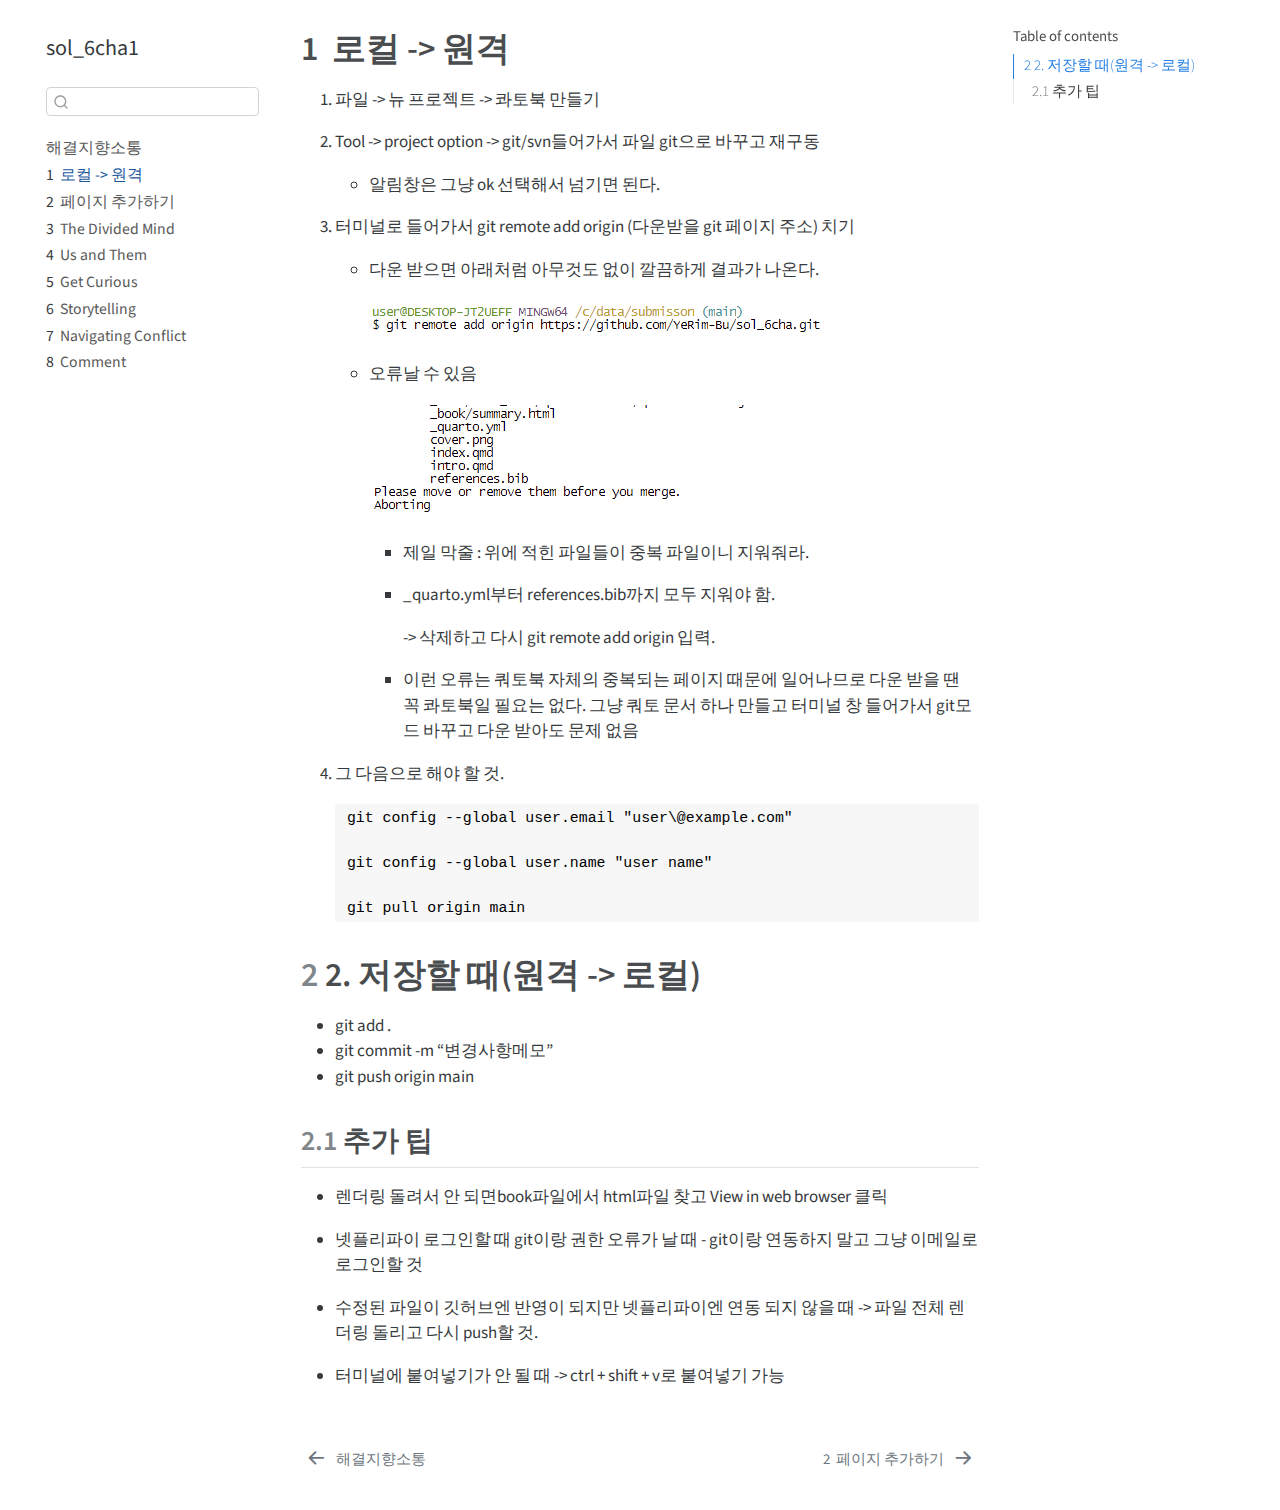
<file: _book/intro.html>
<!DOCTYPE html>
<html xmlns="http://www.w3.org/1999/xhtml" lang="en" xml:lang="en"><head>

<meta charset="utf-8">
<meta name="generator" content="quarto-1.3.450">

<meta name="viewport" content="width=device-width, initial-scale=1.0, user-scalable=yes">


<title>sol_6cha1 - 1&nbsp; 로컬 -&gt; 원격</title>
<style>
code{white-space: pre-wrap;}
span.smallcaps{font-variant: small-caps;}
div.columns{display: flex; gap: min(4vw, 1.5em);}
div.column{flex: auto; overflow-x: auto;}
div.hanging-indent{margin-left: 1.5em; text-indent: -1.5em;}
ul.task-list{list-style: none;}
ul.task-list li input[type="checkbox"] {
  width: 0.8em;
  margin: 0 0.8em 0.2em -1em; /* quarto-specific, see https://github.com/quarto-dev/quarto-cli/issues/4556 */ 
  vertical-align: middle;
}
</style>


<script src="site_libs/quarto-nav/quarto-nav.js"></script>
<script src="site_libs/quarto-nav/headroom.min.js"></script>
<script src="site_libs/clipboard/clipboard.min.js"></script>
<script src="site_libs/quarto-search/autocomplete.umd.js"></script>
<script src="site_libs/quarto-search/fuse.min.js"></script>
<script src="site_libs/quarto-search/quarto-search.js"></script>
<meta name="quarto:offset" content="./">
<link href="./plusfile.html" rel="next">
<link href="./index.html" rel="prev">
<script src="site_libs/quarto-html/quarto.js"></script>
<script src="site_libs/quarto-html/popper.min.js"></script>
<script src="site_libs/quarto-html/tippy.umd.min.js"></script>
<script src="site_libs/quarto-html/anchor.min.js"></script>
<link href="site_libs/quarto-html/tippy.css" rel="stylesheet">
<link href="site_libs/quarto-html/quarto-syntax-highlighting.css" rel="stylesheet" id="quarto-text-highlighting-styles">
<script src="site_libs/bootstrap/bootstrap.min.js"></script>
<link href="site_libs/bootstrap/bootstrap-icons.css" rel="stylesheet">
<link href="site_libs/bootstrap/bootstrap.min.css" rel="stylesheet" id="quarto-bootstrap" data-mode="light">
<script id="quarto-search-options" type="application/json">{
  "location": "sidebar",
  "copy-button": false,
  "collapse-after": 3,
  "panel-placement": "start",
  "type": "textbox",
  "limit": 20,
  "language": {
    "search-no-results-text": "No results",
    "search-matching-documents-text": "matching documents",
    "search-copy-link-title": "Copy link to search",
    "search-hide-matches-text": "Hide additional matches",
    "search-more-match-text": "more match in this document",
    "search-more-matches-text": "more matches in this document",
    "search-clear-button-title": "Clear",
    "search-detached-cancel-button-title": "Cancel",
    "search-submit-button-title": "Submit",
    "search-label": "Search"
  }
}</script>


</head>

<body class="nav-sidebar floating">

<div id="quarto-search-results"></div>
  <header id="quarto-header" class="headroom fixed-top">
  <nav class="quarto-secondary-nav">
    <div class="container-fluid d-flex">
      <button type="button" class="quarto-btn-toggle btn" data-bs-toggle="collapse" data-bs-target="#quarto-sidebar,#quarto-sidebar-glass" aria-controls="quarto-sidebar" aria-expanded="false" aria-label="Toggle sidebar navigation" onclick="if (window.quartoToggleHeadroom) { window.quartoToggleHeadroom(); }">
        <i class="bi bi-layout-text-sidebar-reverse"></i>
      </button>
      <nav class="quarto-page-breadcrumbs" aria-label="breadcrumb"><ol class="breadcrumb"><li class="breadcrumb-item"><a href="./intro.html"><span class="chapter-number">1</span>&nbsp; <span class="chapter-title">로컬 -\&gt; 원격</span></a></li></ol></nav>
      <a class="flex-grow-1" role="button" data-bs-toggle="collapse" data-bs-target="#quarto-sidebar,#quarto-sidebar-glass" aria-controls="quarto-sidebar" aria-expanded="false" aria-label="Toggle sidebar navigation" onclick="if (window.quartoToggleHeadroom) { window.quartoToggleHeadroom(); }">      
      </a>
      <button type="button" class="btn quarto-search-button" aria-label="" onclick="window.quartoOpenSearch();">
        <i class="bi bi-search"></i>
      </button>
    </div>
  </nav>
</header>
<!-- content -->
<div id="quarto-content" class="quarto-container page-columns page-rows-contents page-layout-article">
<!-- sidebar -->
  <nav id="quarto-sidebar" class="sidebar collapse collapse-horizontal sidebar-navigation floating overflow-auto">
    <div class="pt-lg-2 mt-2 text-left sidebar-header">
    <div class="sidebar-title mb-0 py-0">
      <a href="./">sol_6cha1</a> 
    </div>
      </div>
        <div class="mt-2 flex-shrink-0 align-items-center">
        <div class="sidebar-search">
        <div id="quarto-search" class="" title="Search"></div>
        </div>
        </div>
    <div class="sidebar-menu-container"> 
    <ul class="list-unstyled mt-1">
        <li class="sidebar-item">
  <div class="sidebar-item-container"> 
  <a href="./index.html" class="sidebar-item-text sidebar-link">
 <span class="menu-text">해결지향소통</span></a>
  </div>
</li>
        <li class="sidebar-item">
  <div class="sidebar-item-container"> 
  <a href="./intro.html" class="sidebar-item-text sidebar-link active">
 <span class="menu-text"><span class="chapter-number">1</span>&nbsp; <span class="chapter-title">로컬 -&gt; 원격</span></span></a>
  </div>
</li>
        <li class="sidebar-item">
  <div class="sidebar-item-container"> 
  <a href="./plusfile.html" class="sidebar-item-text sidebar-link">
 <span class="menu-text"><span class="chapter-number">2</span>&nbsp; <span class="chapter-title">페이지 추가하기</span></span></a>
  </div>
</li>
        <li class="sidebar-item">
  <div class="sidebar-item-container"> 
  <a href="./The Divided Mind.html" class="sidebar-item-text sidebar-link">
 <span class="menu-text"><span class="chapter-number">3</span>&nbsp; <span class="chapter-title">The Divided Mind</span></span></a>
  </div>
</li>
        <li class="sidebar-item">
  <div class="sidebar-item-container"> 
  <a href="./Us and Them.html" class="sidebar-item-text sidebar-link">
 <span class="menu-text"><span class="chapter-number">4</span>&nbsp; <span class="chapter-title">Us and Them</span></span></a>
  </div>
</li>
        <li class="sidebar-item">
  <div class="sidebar-item-container"> 
  <a href="./Get Curious.html" class="sidebar-item-text sidebar-link">
 <span class="menu-text"><span class="chapter-number">5</span>&nbsp; <span class="chapter-title">Get Curious</span></span></a>
  </div>
</li>
        <li class="sidebar-item">
  <div class="sidebar-item-container"> 
  <a href="./Storytelling.html" class="sidebar-item-text sidebar-link">
 <span class="menu-text"><span class="chapter-number">6</span>&nbsp; <span class="chapter-title">Storytelling</span></span></a>
  </div>
</li>
        <li class="sidebar-item">
  <div class="sidebar-item-container"> 
  <a href="./Navigating Conflict.html" class="sidebar-item-text sidebar-link">
 <span class="menu-text"><span class="chapter-number">7</span>&nbsp; <span class="chapter-title">Navigating Conflict</span></span></a>
  </div>
</li>
        <li class="sidebar-item">
  <div class="sidebar-item-container"> 
  <a href="./Comment.html" class="sidebar-item-text sidebar-link">
 <span class="menu-text"><span class="chapter-number">8</span>&nbsp; <span class="chapter-title">Comment</span></span></a>
  </div>
</li>
    </ul>
    </div>
</nav>
<div id="quarto-sidebar-glass" data-bs-toggle="collapse" data-bs-target="#quarto-sidebar,#quarto-sidebar-glass"></div>
<!-- margin-sidebar -->
    <div id="quarto-margin-sidebar" class="sidebar margin-sidebar">
        <nav id="TOC" role="doc-toc" class="toc-active">
    <h2 id="toc-title">Table of contents</h2>
   
  <ul>
  <li><a href="#저장할-때원격---로컬" id="toc-저장할-때원격---로컬" class="nav-link active" data-scroll-target="#저장할-때원격---로컬"><span class="header-section-number">2</span> 2. 저장할 때(원격 -&gt; 로컬)</a>
  <ul class="collapse">
  <li><a href="#추가-팁" id="toc-추가-팁" class="nav-link" data-scroll-target="#추가-팁"><span class="header-section-number">2.1</span> 추가 팁</a></li>
  </ul></li>
  </ul>
</nav>
    </div>
<!-- main -->
<main class="content" id="quarto-document-content">

<header id="title-block-header" class="quarto-title-block default">
<div class="quarto-title">
<h1 class="title"><span class="chapter-number">1</span>&nbsp; <span class="chapter-title">로컬 -&gt; 원격</span></h1>
</div>



<div class="quarto-title-meta">

    
  
    
  </div>
  

</header>

<ol type="1">
<li><p>파일 -&gt; 뉴 프로젝트 -&gt; 콰토북 만들기</p></li>
<li><p>Tool -&gt; project option -&gt; git/svn들어가서 파일 git으로 바꾸고 재구동</p>
<ul>
<li>알림창은 그냥 ok 선택해서 넘기면 된다.</li>
</ul></li>
<li><p>터미널로 들어가서 git remote add origin (다운받을 git 페이지 주소) 치기</p>
<ul>
<li><p>다운 받으면 아래처럼 아무것도 없이 깔끔하게 결과가 나온다.</p>
<p><img src="images/dap.PNG" class="img-fluid"></p></li>
<li><p>오류날 수 있음</p>
<p><img src="images/복사 오류.PNG" class="img-fluid"></p>
<ul>
<li><p>제일 막줄 : 위에 적힌 파일들이 중복 파일이니 지워줘라.</p></li>
<li><p>_quarto.yml부터 references.bib까지 모두 지워야 함.</p>
<p>-&gt; 삭제하고 다시 git remote add origin 입력.</p></li>
<li><p>이런 오류는 쿼토북 자체의 중복되는 페이지 때문에 일어나므로 다운 받을 땐 꼭 콰토북일 필요는 없다. 그냥 쿼토 문서 하나 만들고 터미널 창 들어가서 git모드 바꾸고 다운 받아도 문제 없음</p></li>
</ul></li>
</ul></li>
<li><p>그 다음으로 해야 할 것.</p>
<pre><code> git config --global user.email "user\@example.com"

 git config --global user.name "user name"

 git pull origin main</code></pre></li>
</ol>
<section id="저장할-때원격---로컬" class="level1" data-number="2">
<h1 data-number="2"><span class="header-section-number">2</span> 2. 저장할 때(원격 -&gt; 로컬)</h1>
<ul>
<li>git add .</li>
<li>git commit -m “변경사항메모”</li>
<li>git push origin main</li>
</ul>
<section id="추가-팁" class="level2" data-number="2.1">
<h2 data-number="2.1" class="anchored" data-anchor-id="추가-팁"><span class="header-section-number">2.1</span> 추가 팁</h2>
<ul>
<li><p>렌더링 돌려서 안 되면book파일에서 html파일 찾고 View in web browser 클릭</p></li>
<li><p>넷플리파이 로그인할 때 git이랑 권한 오류가 날 때 - git이랑 연동하지 말고 그냥 이메일로 로그인할 것</p></li>
<li><p>수정된 파일이 깃허브엔 반영이 되지만 넷플리파이엔 연동 되지 않을 때 -&gt; 파일 전체 렌더링 돌리고 다시 push할 것.</p></li>
<li><p>터미널에 붙여넣기가 안 될 때 -&gt; ctrl + shift + v로 붙여넣기 가능</p></li>
</ul>


</section>
</section>

</main> <!-- /main -->
<script id="quarto-html-after-body" type="application/javascript">
window.document.addEventListener("DOMContentLoaded", function (event) {
  const toggleBodyColorMode = (bsSheetEl) => {
    const mode = bsSheetEl.getAttribute("data-mode");
    const bodyEl = window.document.querySelector("body");
    if (mode === "dark") {
      bodyEl.classList.add("quarto-dark");
      bodyEl.classList.remove("quarto-light");
    } else {
      bodyEl.classList.add("quarto-light");
      bodyEl.classList.remove("quarto-dark");
    }
  }
  const toggleBodyColorPrimary = () => {
    const bsSheetEl = window.document.querySelector("link#quarto-bootstrap");
    if (bsSheetEl) {
      toggleBodyColorMode(bsSheetEl);
    }
  }
  toggleBodyColorPrimary();  
  const icon = "";
  const anchorJS = new window.AnchorJS();
  anchorJS.options = {
    placement: 'right',
    icon: icon
  };
  anchorJS.add('.anchored');
  const isCodeAnnotation = (el) => {
    for (const clz of el.classList) {
      if (clz.startsWith('code-annotation-')) {                     
        return true;
      }
    }
    return false;
  }
  const clipboard = new window.ClipboardJS('.code-copy-button', {
    text: function(trigger) {
      const codeEl = trigger.previousElementSibling.cloneNode(true);
      for (const childEl of codeEl.children) {
        if (isCodeAnnotation(childEl)) {
          childEl.remove();
        }
      }
      return codeEl.innerText;
    }
  });
  clipboard.on('success', function(e) {
    // button target
    const button = e.trigger;
    // don't keep focus
    button.blur();
    // flash "checked"
    button.classList.add('code-copy-button-checked');
    var currentTitle = button.getAttribute("title");
    button.setAttribute("title", "Copied!");
    let tooltip;
    if (window.bootstrap) {
      button.setAttribute("data-bs-toggle", "tooltip");
      button.setAttribute("data-bs-placement", "left");
      button.setAttribute("data-bs-title", "Copied!");
      tooltip = new bootstrap.Tooltip(button, 
        { trigger: "manual", 
          customClass: "code-copy-button-tooltip",
          offset: [0, -8]});
      tooltip.show();    
    }
    setTimeout(function() {
      if (tooltip) {
        tooltip.hide();
        button.removeAttribute("data-bs-title");
        button.removeAttribute("data-bs-toggle");
        button.removeAttribute("data-bs-placement");
      }
      button.setAttribute("title", currentTitle);
      button.classList.remove('code-copy-button-checked');
    }, 1000);
    // clear code selection
    e.clearSelection();
  });
  function tippyHover(el, contentFn) {
    const config = {
      allowHTML: true,
      content: contentFn,
      maxWidth: 500,
      delay: 100,
      arrow: false,
      appendTo: function(el) {
          return el.parentElement;
      },
      interactive: true,
      interactiveBorder: 10,
      theme: 'quarto',
      placement: 'bottom-start'
    };
    window.tippy(el, config); 
  }
  const noterefs = window.document.querySelectorAll('a[role="doc-noteref"]');
  for (var i=0; i<noterefs.length; i++) {
    const ref = noterefs[i];
    tippyHover(ref, function() {
      // use id or data attribute instead here
      let href = ref.getAttribute('data-footnote-href') || ref.getAttribute('href');
      try { href = new URL(href).hash; } catch {}
      const id = href.replace(/^#\/?/, "");
      const note = window.document.getElementById(id);
      return note.innerHTML;
    });
  }
      let selectedAnnoteEl;
      const selectorForAnnotation = ( cell, annotation) => {
        let cellAttr = 'data-code-cell="' + cell + '"';
        let lineAttr = 'data-code-annotation="' +  annotation + '"';
        const selector = 'span[' + cellAttr + '][' + lineAttr + ']';
        return selector;
      }
      const selectCodeLines = (annoteEl) => {
        const doc = window.document;
        const targetCell = annoteEl.getAttribute("data-target-cell");
        const targetAnnotation = annoteEl.getAttribute("data-target-annotation");
        const annoteSpan = window.document.querySelector(selectorForAnnotation(targetCell, targetAnnotation));
        const lines = annoteSpan.getAttribute("data-code-lines").split(",");
        const lineIds = lines.map((line) => {
          return targetCell + "-" + line;
        })
        let top = null;
        let height = null;
        let parent = null;
        if (lineIds.length > 0) {
            //compute the position of the single el (top and bottom and make a div)
            const el = window.document.getElementById(lineIds[0]);
            top = el.offsetTop;
            height = el.offsetHeight;
            parent = el.parentElement.parentElement;
          if (lineIds.length > 1) {
            const lastEl = window.document.getElementById(lineIds[lineIds.length - 1]);
            const bottom = lastEl.offsetTop + lastEl.offsetHeight;
            height = bottom - top;
          }
          if (top !== null && height !== null && parent !== null) {
            // cook up a div (if necessary) and position it 
            let div = window.document.getElementById("code-annotation-line-highlight");
            if (div === null) {
              div = window.document.createElement("div");
              div.setAttribute("id", "code-annotation-line-highlight");
              div.style.position = 'absolute';
              parent.appendChild(div);
            }
            div.style.top = top - 2 + "px";
            div.style.height = height + 4 + "px";
            let gutterDiv = window.document.getElementById("code-annotation-line-highlight-gutter");
            if (gutterDiv === null) {
              gutterDiv = window.document.createElement("div");
              gutterDiv.setAttribute("id", "code-annotation-line-highlight-gutter");
              gutterDiv.style.position = 'absolute';
              const codeCell = window.document.getElementById(targetCell);
              const gutter = codeCell.querySelector('.code-annotation-gutter');
              gutter.appendChild(gutterDiv);
            }
            gutterDiv.style.top = top - 2 + "px";
            gutterDiv.style.height = height + 4 + "px";
          }
          selectedAnnoteEl = annoteEl;
        }
      };
      const unselectCodeLines = () => {
        const elementsIds = ["code-annotation-line-highlight", "code-annotation-line-highlight-gutter"];
        elementsIds.forEach((elId) => {
          const div = window.document.getElementById(elId);
          if (div) {
            div.remove();
          }
        });
        selectedAnnoteEl = undefined;
      };
      // Attach click handler to the DT
      const annoteDls = window.document.querySelectorAll('dt[data-target-cell]');
      for (const annoteDlNode of annoteDls) {
        annoteDlNode.addEventListener('click', (event) => {
          const clickedEl = event.target;
          if (clickedEl !== selectedAnnoteEl) {
            unselectCodeLines();
            const activeEl = window.document.querySelector('dt[data-target-cell].code-annotation-active');
            if (activeEl) {
              activeEl.classList.remove('code-annotation-active');
            }
            selectCodeLines(clickedEl);
            clickedEl.classList.add('code-annotation-active');
          } else {
            // Unselect the line
            unselectCodeLines();
            clickedEl.classList.remove('code-annotation-active');
          }
        });
      }
  const findCites = (el) => {
    const parentEl = el.parentElement;
    if (parentEl) {
      const cites = parentEl.dataset.cites;
      if (cites) {
        return {
          el,
          cites: cites.split(' ')
        };
      } else {
        return findCites(el.parentElement)
      }
    } else {
      return undefined;
    }
  };
  var bibliorefs = window.document.querySelectorAll('a[role="doc-biblioref"]');
  for (var i=0; i<bibliorefs.length; i++) {
    const ref = bibliorefs[i];
    const citeInfo = findCites(ref);
    if (citeInfo) {
      tippyHover(citeInfo.el, function() {
        var popup = window.document.createElement('div');
        citeInfo.cites.forEach(function(cite) {
          var citeDiv = window.document.createElement('div');
          citeDiv.classList.add('hanging-indent');
          citeDiv.classList.add('csl-entry');
          var biblioDiv = window.document.getElementById('ref-' + cite);
          if (biblioDiv) {
            citeDiv.innerHTML = biblioDiv.innerHTML;
          }
          popup.appendChild(citeDiv);
        });
        return popup.innerHTML;
      });
    }
  }
});
</script>
<nav class="page-navigation">
  <div class="nav-page nav-page-previous">
      <a href="./index.html" class="pagination-link">
        <i class="bi bi-arrow-left-short"></i> <span class="nav-page-text">해결지향소통</span>
      </a>          
  </div>
  <div class="nav-page nav-page-next">
      <a href="./plusfile.html" class="pagination-link">
        <span class="nav-page-text"><span class="chapter-number">2</span>&nbsp; <span class="chapter-title">페이지 추가하기</span></span> <i class="bi bi-arrow-right-short"></i>
      </a>
  </div>
</nav>
</div> <!-- /content -->



</body></html>
</file>
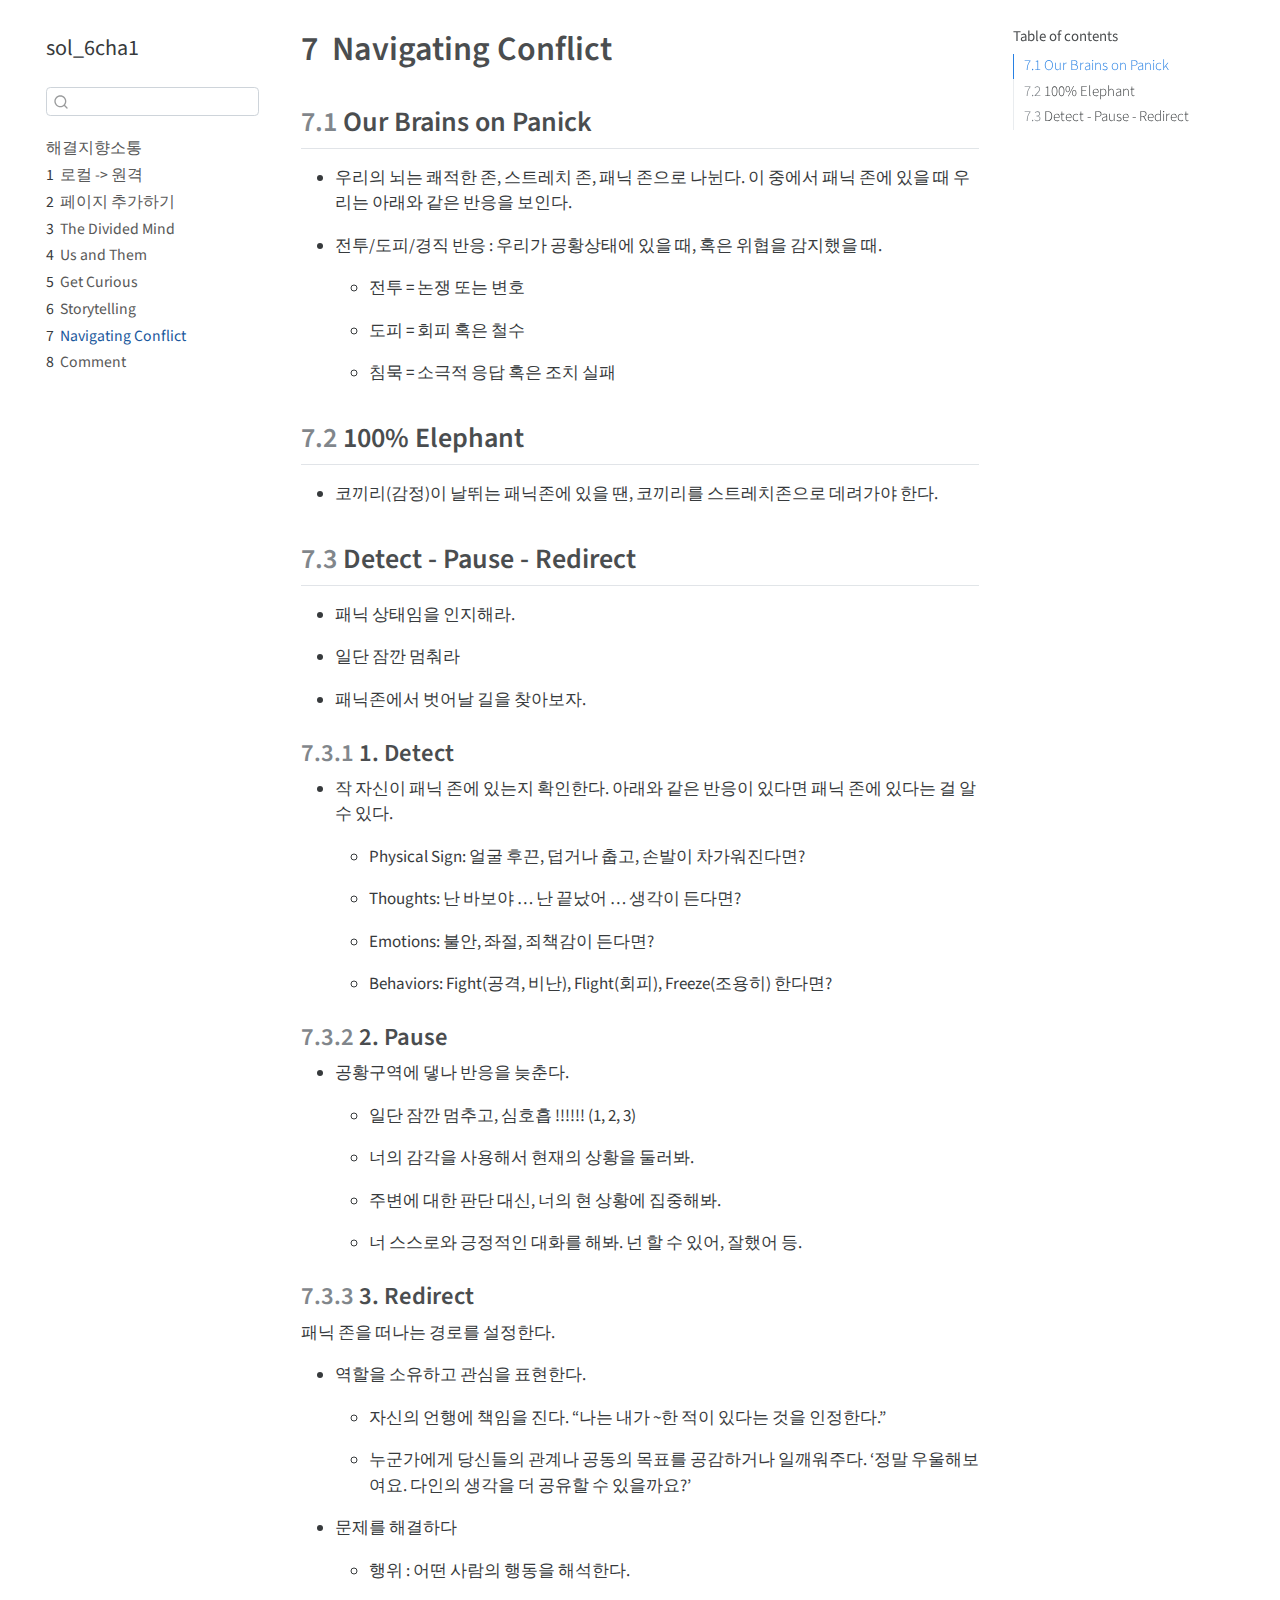
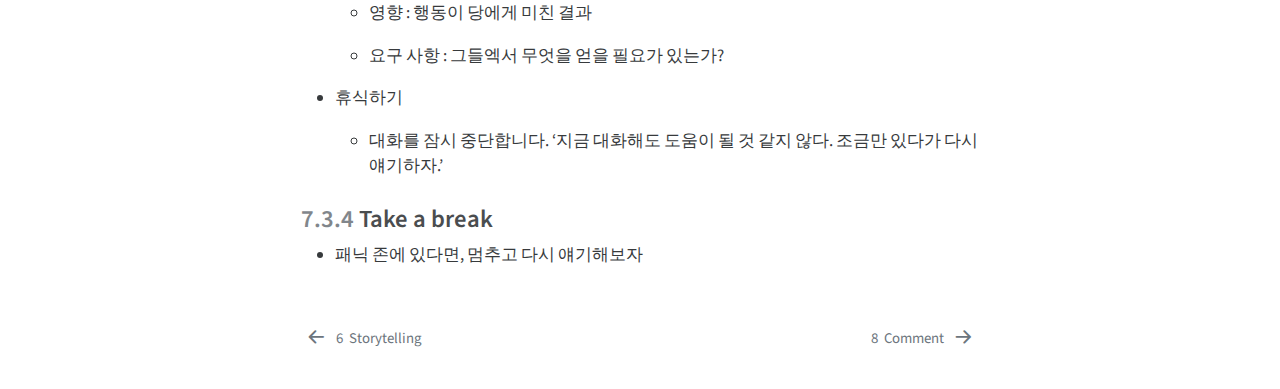
<file: _book/Navigating Conflict.html>
<!DOCTYPE html>
<html xmlns="http://www.w3.org/1999/xhtml" lang="en" xml:lang="en"><head>

<meta charset="utf-8">
<meta name="generator" content="quarto-1.3.450">

<meta name="viewport" content="width=device-width, initial-scale=1.0, user-scalable=yes">


<title>sol_6cha1 - 7&nbsp; Navigating Conflict</title>
<style>
code{white-space: pre-wrap;}
span.smallcaps{font-variant: small-caps;}
div.columns{display: flex; gap: min(4vw, 1.5em);}
div.column{flex: auto; overflow-x: auto;}
div.hanging-indent{margin-left: 1.5em; text-indent: -1.5em;}
ul.task-list{list-style: none;}
ul.task-list li input[type="checkbox"] {
  width: 0.8em;
  margin: 0 0.8em 0.2em -1em; /* quarto-specific, see https://github.com/quarto-dev/quarto-cli/issues/4556 */ 
  vertical-align: middle;
}
</style>


<script src="site_libs/quarto-nav/quarto-nav.js"></script>
<script src="site_libs/quarto-nav/headroom.min.js"></script>
<script src="site_libs/clipboard/clipboard.min.js"></script>
<script src="site_libs/quarto-search/autocomplete.umd.js"></script>
<script src="site_libs/quarto-search/fuse.min.js"></script>
<script src="site_libs/quarto-search/quarto-search.js"></script>
<meta name="quarto:offset" content="./">
<link href="./Comment.html" rel="next">
<link href="./Storytelling.html" rel="prev">
<script src="site_libs/quarto-html/quarto.js"></script>
<script src="site_libs/quarto-html/popper.min.js"></script>
<script src="site_libs/quarto-html/tippy.umd.min.js"></script>
<script src="site_libs/quarto-html/anchor.min.js"></script>
<link href="site_libs/quarto-html/tippy.css" rel="stylesheet">
<link href="site_libs/quarto-html/quarto-syntax-highlighting.css" rel="stylesheet" id="quarto-text-highlighting-styles">
<script src="site_libs/bootstrap/bootstrap.min.js"></script>
<link href="site_libs/bootstrap/bootstrap-icons.css" rel="stylesheet">
<link href="site_libs/bootstrap/bootstrap.min.css" rel="stylesheet" id="quarto-bootstrap" data-mode="light">
<script id="quarto-search-options" type="application/json">{
  "location": "sidebar",
  "copy-button": false,
  "collapse-after": 3,
  "panel-placement": "start",
  "type": "textbox",
  "limit": 20,
  "language": {
    "search-no-results-text": "No results",
    "search-matching-documents-text": "matching documents",
    "search-copy-link-title": "Copy link to search",
    "search-hide-matches-text": "Hide additional matches",
    "search-more-match-text": "more match in this document",
    "search-more-matches-text": "more matches in this document",
    "search-clear-button-title": "Clear",
    "search-detached-cancel-button-title": "Cancel",
    "search-submit-button-title": "Submit",
    "search-label": "Search"
  }
}</script>


</head>

<body class="nav-sidebar floating">

<div id="quarto-search-results"></div>
  <header id="quarto-header" class="headroom fixed-top">
  <nav class="quarto-secondary-nav">
    <div class="container-fluid d-flex">
      <button type="button" class="quarto-btn-toggle btn" data-bs-toggle="collapse" data-bs-target="#quarto-sidebar,#quarto-sidebar-glass" aria-controls="quarto-sidebar" aria-expanded="false" aria-label="Toggle sidebar navigation" onclick="if (window.quartoToggleHeadroom) { window.quartoToggleHeadroom(); }">
        <i class="bi bi-layout-text-sidebar-reverse"></i>
      </button>
      <nav class="quarto-page-breadcrumbs" aria-label="breadcrumb"><ol class="breadcrumb"><li class="breadcrumb-item"><a href="./Navigating Conflict.html"><span class="chapter-number">7</span>&nbsp; <span class="chapter-title">Navigating Conflict</span></a></li></ol></nav>
      <a class="flex-grow-1" role="button" data-bs-toggle="collapse" data-bs-target="#quarto-sidebar,#quarto-sidebar-glass" aria-controls="quarto-sidebar" aria-expanded="false" aria-label="Toggle sidebar navigation" onclick="if (window.quartoToggleHeadroom) { window.quartoToggleHeadroom(); }">      
      </a>
      <button type="button" class="btn quarto-search-button" aria-label="" onclick="window.quartoOpenSearch();">
        <i class="bi bi-search"></i>
      </button>
    </div>
  </nav>
</header>
<!-- content -->
<div id="quarto-content" class="quarto-container page-columns page-rows-contents page-layout-article">
<!-- sidebar -->
  <nav id="quarto-sidebar" class="sidebar collapse collapse-horizontal sidebar-navigation floating overflow-auto">
    <div class="pt-lg-2 mt-2 text-left sidebar-header">
    <div class="sidebar-title mb-0 py-0">
      <a href="./">sol_6cha1</a> 
    </div>
      </div>
        <div class="mt-2 flex-shrink-0 align-items-center">
        <div class="sidebar-search">
        <div id="quarto-search" class="" title="Search"></div>
        </div>
        </div>
    <div class="sidebar-menu-container"> 
    <ul class="list-unstyled mt-1">
        <li class="sidebar-item">
  <div class="sidebar-item-container"> 
  <a href="./index.html" class="sidebar-item-text sidebar-link">
 <span class="menu-text">해결지향소통</span></a>
  </div>
</li>
        <li class="sidebar-item">
  <div class="sidebar-item-container"> 
  <a href="./intro.html" class="sidebar-item-text sidebar-link">
 <span class="menu-text"><span class="chapter-number">1</span>&nbsp; <span class="chapter-title">로컬 -&gt; 원격</span></span></a>
  </div>
</li>
        <li class="sidebar-item">
  <div class="sidebar-item-container"> 
  <a href="./plusfile.html" class="sidebar-item-text sidebar-link">
 <span class="menu-text"><span class="chapter-number">2</span>&nbsp; <span class="chapter-title">페이지 추가하기</span></span></a>
  </div>
</li>
        <li class="sidebar-item">
  <div class="sidebar-item-container"> 
  <a href="./The Divided Mind.html" class="sidebar-item-text sidebar-link">
 <span class="menu-text"><span class="chapter-number">3</span>&nbsp; <span class="chapter-title">The Divided Mind</span></span></a>
  </div>
</li>
        <li class="sidebar-item">
  <div class="sidebar-item-container"> 
  <a href="./Us and Them.html" class="sidebar-item-text sidebar-link">
 <span class="menu-text"><span class="chapter-number">4</span>&nbsp; <span class="chapter-title">Us and Them</span></span></a>
  </div>
</li>
        <li class="sidebar-item">
  <div class="sidebar-item-container"> 
  <a href="./Get Curious.html" class="sidebar-item-text sidebar-link">
 <span class="menu-text"><span class="chapter-number">5</span>&nbsp; <span class="chapter-title">Get Curious</span></span></a>
  </div>
</li>
        <li class="sidebar-item">
  <div class="sidebar-item-container"> 
  <a href="./Storytelling.html" class="sidebar-item-text sidebar-link">
 <span class="menu-text"><span class="chapter-number">6</span>&nbsp; <span class="chapter-title">Storytelling</span></span></a>
  </div>
</li>
        <li class="sidebar-item">
  <div class="sidebar-item-container"> 
  <a href="./Navigating Conflict.html" class="sidebar-item-text sidebar-link active">
 <span class="menu-text"><span class="chapter-number">7</span>&nbsp; <span class="chapter-title">Navigating Conflict</span></span></a>
  </div>
</li>
        <li class="sidebar-item">
  <div class="sidebar-item-container"> 
  <a href="./Comment.html" class="sidebar-item-text sidebar-link">
 <span class="menu-text"><span class="chapter-number">8</span>&nbsp; <span class="chapter-title">Comment</span></span></a>
  </div>
</li>
    </ul>
    </div>
</nav>
<div id="quarto-sidebar-glass" data-bs-toggle="collapse" data-bs-target="#quarto-sidebar,#quarto-sidebar-glass"></div>
<!-- margin-sidebar -->
    <div id="quarto-margin-sidebar" class="sidebar margin-sidebar">
        <nav id="TOC" role="doc-toc" class="toc-active">
    <h2 id="toc-title">Table of contents</h2>
   
  <ul>
  <li><a href="#our-brains-on-panick" id="toc-our-brains-on-panick" class="nav-link active" data-scroll-target="#our-brains-on-panick"><span class="header-section-number">7.1</span> Our Brains on Panick</a></li>
  <li><a href="#elephant" id="toc-elephant" class="nav-link" data-scroll-target="#elephant"><span class="header-section-number">7.2</span> 100% Elephant</a></li>
  <li><a href="#detect---pause---redirect" id="toc-detect---pause---redirect" class="nav-link" data-scroll-target="#detect---pause---redirect"><span class="header-section-number">7.3</span> Detect - Pause - Redirect</a>
  <ul class="collapse">
  <li><a href="#detect" id="toc-detect" class="nav-link" data-scroll-target="#detect"><span class="header-section-number">7.3.1</span> 1. Detect</a></li>
  <li><a href="#pause" id="toc-pause" class="nav-link" data-scroll-target="#pause"><span class="header-section-number">7.3.2</span> 2. Pause</a></li>
  <li><a href="#redirect" id="toc-redirect" class="nav-link" data-scroll-target="#redirect"><span class="header-section-number">7.3.3</span> 3. Redirect</a></li>
  <li><a href="#take-a-break" id="toc-take-a-break" class="nav-link" data-scroll-target="#take-a-break"><span class="header-section-number">7.3.4</span> Take a break</a></li>
  </ul></li>
  </ul>
</nav>
    </div>
<!-- main -->
<main class="content" id="quarto-document-content">

<header id="title-block-header" class="quarto-title-block default">
<div class="quarto-title">
<h1 class="title"><span class="chapter-number">7</span>&nbsp; <span class="chapter-title">Navigating Conflict</span></h1>
</div>



<div class="quarto-title-meta">

    
  
    
  </div>
  

</header>

<section id="our-brains-on-panick" class="level2" data-number="7.1">
<h2 data-number="7.1" class="anchored" data-anchor-id="our-brains-on-panick"><span class="header-section-number">7.1</span> Our Brains on Panick</h2>
<ul>
<li><p>우리의 뇌는 쾌적한 존, 스트레치 존, 패닉 존으로 나뉜다. 이 중에서 패닉 존에 있을 때 우리는 아래와 같은 반응을 보인다.</p></li>
<li><p>전투/도피/경직 반응 : 우리가 공황상태에 있을 때, 혹은 위협을 감지했을 때.</p>
<ul>
<li><p>전투 = 논쟁 또는 변호</p></li>
<li><p>도피 = 회피 혹은 철수</p></li>
<li><p>침묵 = 소극적 응답 혹은 조치 실패</p></li>
</ul></li>
</ul>
</section>
<section id="elephant" class="level2" data-number="7.2">
<h2 data-number="7.2" class="anchored" data-anchor-id="elephant"><span class="header-section-number">7.2</span> 100% Elephant</h2>
<ul>
<li>코끼리(감정)이 날뛰는 패닉존에 있을 땐, 코끼리를 스트레치존으로 데려가야 한다.</li>
</ul>
</section>
<section id="detect---pause---redirect" class="level2" data-number="7.3">
<h2 data-number="7.3" class="anchored" data-anchor-id="detect---pause---redirect"><span class="header-section-number">7.3</span> Detect - Pause - Redirect</h2>
<ul>
<li><p>패닉 상태임을 인지해라.</p></li>
<li><p>일단 잠깐 멈춰라</p></li>
<li><p>패닉존에서 벗어날 길을 찾아보자.</p></li>
</ul>
<section id="detect" class="level3" data-number="7.3.1">
<h3 data-number="7.3.1" class="anchored" data-anchor-id="detect"><span class="header-section-number">7.3.1</span> 1. Detect</h3>
<ul>
<li><p>작 자신이 패닉 존에 있는지 확인한다. 아래와 같은 반응이 있다면 패닉 존에 있다는 걸 알 수 있다.</p>
<ul>
<li><p>Physical Sign: 얼굴 후끈, 덥거나 춥고, 손발이 차가워진다면?</p></li>
<li><p>Thoughts: 난 바보야 … 난 끝났어 … 생각이 든다면?</p></li>
<li><p>Emotions: 불안, 좌절, 죄책감이 든다면?</p></li>
<li><p>Behaviors: Fight(공격, 비난), Flight(회피), Freeze(조용히) 한다면?</p></li>
</ul></li>
</ul>
</section>
<section id="pause" class="level3" data-number="7.3.2">
<h3 data-number="7.3.2" class="anchored" data-anchor-id="pause"><span class="header-section-number">7.3.2</span> 2. Pause</h3>
<ul>
<li><p>공황구역에 댛나 반응을 늦춘다.</p>
<ul>
<li><p>일단 잠깐 멈추고, 심호흡 !!!!!! (1, 2, 3)</p></li>
<li><p>너의 감각을 사용해서 현재의 상황을 둘러봐.</p></li>
<li><p>주변에 대한 판단 대신, 너의 현 상황에 집중해봐.</p></li>
<li><p>너 스스로와 긍정적인 대화를 해봐. 넌 할 수 있어, 잘했어 등.</p></li>
</ul></li>
</ul>
</section>
<section id="redirect" class="level3" data-number="7.3.3">
<h3 data-number="7.3.3" class="anchored" data-anchor-id="redirect"><span class="header-section-number">7.3.3</span> 3. Redirect</h3>
<p>패닉 존을 떠나는 경로를 설정한다.</p>
<ul>
<li><p>역할을 소유하고 관심을 표현한다.</p>
<ul>
<li><p>자신의 언행에 책임을 진다. “나는 내가 ~한 적이 있다는 것을 인정한다.”</p></li>
<li><p>누군가에게 당신들의 관계나 공동의 목표를 공감하거나 일깨워주다. ‘정말 우울해보여요. 다인의 생각을 더 공유할 수 있을까요?’</p></li>
</ul></li>
<li><p>문제를 해결하다</p>
<ul>
<li><p>행위 : 어떤 사람의 행동을 해석한다.</p></li>
<li><p>영향 : 행동이 당에게 미친 결과</p></li>
<li><p>요구 사항 : 그들엑서 무엇을 얻을 필요가 있는가?</p></li>
</ul></li>
<li><p>휴식하기</p>
<ul>
<li>대화를 잠시 중단합니다. ‘지금 대화해도 도움이 될 것 같지 않다. 조금만 있다가 다시 얘기하자.’</li>
</ul></li>
</ul>
</section>
<section id="take-a-break" class="level3" data-number="7.3.4">
<h3 data-number="7.3.4" class="anchored" data-anchor-id="take-a-break"><span class="header-section-number">7.3.4</span> Take a break</h3>
<ul>
<li>패닉 존에 있다면, 멈추고 다시 얘기해보자</li>
</ul>


</section>
</section>

</main> <!-- /main -->
<script id="quarto-html-after-body" type="application/javascript">
window.document.addEventListener("DOMContentLoaded", function (event) {
  const toggleBodyColorMode = (bsSheetEl) => {
    const mode = bsSheetEl.getAttribute("data-mode");
    const bodyEl = window.document.querySelector("body");
    if (mode === "dark") {
      bodyEl.classList.add("quarto-dark");
      bodyEl.classList.remove("quarto-light");
    } else {
      bodyEl.classList.add("quarto-light");
      bodyEl.classList.remove("quarto-dark");
    }
  }
  const toggleBodyColorPrimary = () => {
    const bsSheetEl = window.document.querySelector("link#quarto-bootstrap");
    if (bsSheetEl) {
      toggleBodyColorMode(bsSheetEl);
    }
  }
  toggleBodyColorPrimary();  
  const icon = "";
  const anchorJS = new window.AnchorJS();
  anchorJS.options = {
    placement: 'right',
    icon: icon
  };
  anchorJS.add('.anchored');
  const isCodeAnnotation = (el) => {
    for (const clz of el.classList) {
      if (clz.startsWith('code-annotation-')) {                     
        return true;
      }
    }
    return false;
  }
  const clipboard = new window.ClipboardJS('.code-copy-button', {
    text: function(trigger) {
      const codeEl = trigger.previousElementSibling.cloneNode(true);
      for (const childEl of codeEl.children) {
        if (isCodeAnnotation(childEl)) {
          childEl.remove();
        }
      }
      return codeEl.innerText;
    }
  });
  clipboard.on('success', function(e) {
    // button target
    const button = e.trigger;
    // don't keep focus
    button.blur();
    // flash "checked"
    button.classList.add('code-copy-button-checked');
    var currentTitle = button.getAttribute("title");
    button.setAttribute("title", "Copied!");
    let tooltip;
    if (window.bootstrap) {
      button.setAttribute("data-bs-toggle", "tooltip");
      button.setAttribute("data-bs-placement", "left");
      button.setAttribute("data-bs-title", "Copied!");
      tooltip = new bootstrap.Tooltip(button, 
        { trigger: "manual", 
          customClass: "code-copy-button-tooltip",
          offset: [0, -8]});
      tooltip.show();    
    }
    setTimeout(function() {
      if (tooltip) {
        tooltip.hide();
        button.removeAttribute("data-bs-title");
        button.removeAttribute("data-bs-toggle");
        button.removeAttribute("data-bs-placement");
      }
      button.setAttribute("title", currentTitle);
      button.classList.remove('code-copy-button-checked');
    }, 1000);
    // clear code selection
    e.clearSelection();
  });
  function tippyHover(el, contentFn) {
    const config = {
      allowHTML: true,
      content: contentFn,
      maxWidth: 500,
      delay: 100,
      arrow: false,
      appendTo: function(el) {
          return el.parentElement;
      },
      interactive: true,
      interactiveBorder: 10,
      theme: 'quarto',
      placement: 'bottom-start'
    };
    window.tippy(el, config); 
  }
  const noterefs = window.document.querySelectorAll('a[role="doc-noteref"]');
  for (var i=0; i<noterefs.length; i++) {
    const ref = noterefs[i];
    tippyHover(ref, function() {
      // use id or data attribute instead here
      let href = ref.getAttribute('data-footnote-href') || ref.getAttribute('href');
      try { href = new URL(href).hash; } catch {}
      const id = href.replace(/^#\/?/, "");
      const note = window.document.getElementById(id);
      return note.innerHTML;
    });
  }
      let selectedAnnoteEl;
      const selectorForAnnotation = ( cell, annotation) => {
        let cellAttr = 'data-code-cell="' + cell + '"';
        let lineAttr = 'data-code-annotation="' +  annotation + '"';
        const selector = 'span[' + cellAttr + '][' + lineAttr + ']';
        return selector;
      }
      const selectCodeLines = (annoteEl) => {
        const doc = window.document;
        const targetCell = annoteEl.getAttribute("data-target-cell");
        const targetAnnotation = annoteEl.getAttribute("data-target-annotation");
        const annoteSpan = window.document.querySelector(selectorForAnnotation(targetCell, targetAnnotation));
        const lines = annoteSpan.getAttribute("data-code-lines").split(",");
        const lineIds = lines.map((line) => {
          return targetCell + "-" + line;
        })
        let top = null;
        let height = null;
        let parent = null;
        if (lineIds.length > 0) {
            //compute the position of the single el (top and bottom and make a div)
            const el = window.document.getElementById(lineIds[0]);
            top = el.offsetTop;
            height = el.offsetHeight;
            parent = el.parentElement.parentElement;
          if (lineIds.length > 1) {
            const lastEl = window.document.getElementById(lineIds[lineIds.length - 1]);
            const bottom = lastEl.offsetTop + lastEl.offsetHeight;
            height = bottom - top;
          }
          if (top !== null && height !== null && parent !== null) {
            // cook up a div (if necessary) and position it 
            let div = window.document.getElementById("code-annotation-line-highlight");
            if (div === null) {
              div = window.document.createElement("div");
              div.setAttribute("id", "code-annotation-line-highlight");
              div.style.position = 'absolute';
              parent.appendChild(div);
            }
            div.style.top = top - 2 + "px";
            div.style.height = height + 4 + "px";
            let gutterDiv = window.document.getElementById("code-annotation-line-highlight-gutter");
            if (gutterDiv === null) {
              gutterDiv = window.document.createElement("div");
              gutterDiv.setAttribute("id", "code-annotation-line-highlight-gutter");
              gutterDiv.style.position = 'absolute';
              const codeCell = window.document.getElementById(targetCell);
              const gutter = codeCell.querySelector('.code-annotation-gutter');
              gutter.appendChild(gutterDiv);
            }
            gutterDiv.style.top = top - 2 + "px";
            gutterDiv.style.height = height + 4 + "px";
          }
          selectedAnnoteEl = annoteEl;
        }
      };
      const unselectCodeLines = () => {
        const elementsIds = ["code-annotation-line-highlight", "code-annotation-line-highlight-gutter"];
        elementsIds.forEach((elId) => {
          const div = window.document.getElementById(elId);
          if (div) {
            div.remove();
          }
        });
        selectedAnnoteEl = undefined;
      };
      // Attach click handler to the DT
      const annoteDls = window.document.querySelectorAll('dt[data-target-cell]');
      for (const annoteDlNode of annoteDls) {
        annoteDlNode.addEventListener('click', (event) => {
          const clickedEl = event.target;
          if (clickedEl !== selectedAnnoteEl) {
            unselectCodeLines();
            const activeEl = window.document.querySelector('dt[data-target-cell].code-annotation-active');
            if (activeEl) {
              activeEl.classList.remove('code-annotation-active');
            }
            selectCodeLines(clickedEl);
            clickedEl.classList.add('code-annotation-active');
          } else {
            // Unselect the line
            unselectCodeLines();
            clickedEl.classList.remove('code-annotation-active');
          }
        });
      }
  const findCites = (el) => {
    const parentEl = el.parentElement;
    if (parentEl) {
      const cites = parentEl.dataset.cites;
      if (cites) {
        return {
          el,
          cites: cites.split(' ')
        };
      } else {
        return findCites(el.parentElement)
      }
    } else {
      return undefined;
    }
  };
  var bibliorefs = window.document.querySelectorAll('a[role="doc-biblioref"]');
  for (var i=0; i<bibliorefs.length; i++) {
    const ref = bibliorefs[i];
    const citeInfo = findCites(ref);
    if (citeInfo) {
      tippyHover(citeInfo.el, function() {
        var popup = window.document.createElement('div');
        citeInfo.cites.forEach(function(cite) {
          var citeDiv = window.document.createElement('div');
          citeDiv.classList.add('hanging-indent');
          citeDiv.classList.add('csl-entry');
          var biblioDiv = window.document.getElementById('ref-' + cite);
          if (biblioDiv) {
            citeDiv.innerHTML = biblioDiv.innerHTML;
          }
          popup.appendChild(citeDiv);
        });
        return popup.innerHTML;
      });
    }
  }
});
</script>
<nav class="page-navigation">
  <div class="nav-page nav-page-previous">
      <a href="./Storytelling.html" class="pagination-link">
        <i class="bi bi-arrow-left-short"></i> <span class="nav-page-text"><span class="chapter-number">6</span>&nbsp; <span class="chapter-title">Storytelling</span></span>
      </a>          
  </div>
  <div class="nav-page nav-page-next">
      <a href="./Comment.html" class="pagination-link">
        <span class="nav-page-text"><span class="chapter-number">8</span>&nbsp; <span class="chapter-title">Comment</span></span> <i class="bi bi-arrow-right-short"></i>
      </a>
  </div>
</nav>
</div> <!-- /content -->



</body></html>
</file>
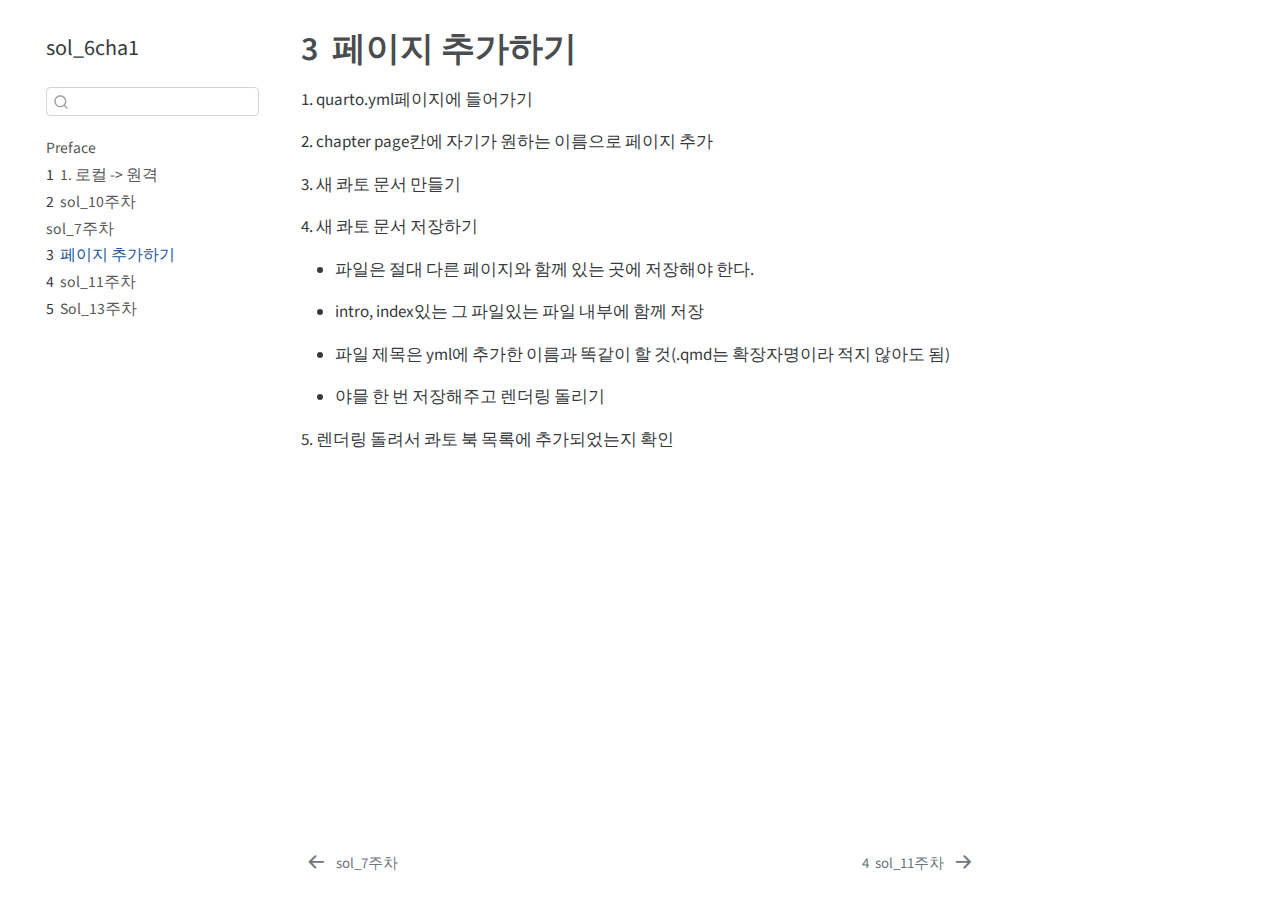
<file: _book/plusfile.html>
<!DOCTYPE html>
<html xmlns="http://www.w3.org/1999/xhtml" lang="en" xml:lang="en"><head>

<meta charset="utf-8">
<meta name="generator" content="quarto-1.2.335">

<meta name="viewport" content="width=device-width, initial-scale=1.0, user-scalable=yes">


<title>sol_6cha1 - 3&nbsp; 페이지 추가하기</title>
<style>
code{white-space: pre-wrap;}
span.smallcaps{font-variant: small-caps;}
div.columns{display: flex; gap: min(4vw, 1.5em);}
div.column{flex: auto; overflow-x: auto;}
div.hanging-indent{margin-left: 1.5em; text-indent: -1.5em;}
ul.task-list{list-style: none;}
ul.task-list li input[type="checkbox"] {
  width: 0.8em;
  margin: 0 0.8em 0.2em -1.6em;
  vertical-align: middle;
}
</style>


<script src="site_libs/quarto-nav/quarto-nav.js"></script>
<script src="site_libs/quarto-nav/headroom.min.js"></script>
<script src="site_libs/clipboard/clipboard.min.js"></script>
<script src="site_libs/quarto-search/autocomplete.umd.js"></script>
<script src="site_libs/quarto-search/fuse.min.js"></script>
<script src="site_libs/quarto-search/quarto-search.js"></script>
<meta name="quarto:offset" content="./">
<link href="./sol_11.html" rel="next">
<link href="./sol_7.html" rel="prev">
<script src="site_libs/quarto-html/quarto.js"></script>
<script src="site_libs/quarto-html/popper.min.js"></script>
<script src="site_libs/quarto-html/tippy.umd.min.js"></script>
<script src="site_libs/quarto-html/anchor.min.js"></script>
<link href="site_libs/quarto-html/tippy.css" rel="stylesheet">
<link href="site_libs/quarto-html/quarto-syntax-highlighting.css" rel="stylesheet" id="quarto-text-highlighting-styles">
<script src="site_libs/bootstrap/bootstrap.min.js"></script>
<link href="site_libs/bootstrap/bootstrap-icons.css" rel="stylesheet">
<link href="site_libs/bootstrap/bootstrap.min.css" rel="stylesheet" id="quarto-bootstrap" data-mode="light">
<script id="quarto-search-options" type="application/json">{
  "location": "sidebar",
  "copy-button": false,
  "collapse-after": 3,
  "panel-placement": "start",
  "type": "textbox",
  "limit": 20,
  "language": {
    "search-no-results-text": "No results",
    "search-matching-documents-text": "matching documents",
    "search-copy-link-title": "Copy link to search",
    "search-hide-matches-text": "Hide additional matches",
    "search-more-match-text": "more match in this document",
    "search-more-matches-text": "more matches in this document",
    "search-clear-button-title": "Clear",
    "search-detached-cancel-button-title": "Cancel",
    "search-submit-button-title": "Submit"
  }
}</script>


</head>

<body class="nav-sidebar floating">

<div id="quarto-search-results"></div>
  <header id="quarto-header" class="headroom fixed-top">
  <nav class="quarto-secondary-nav" data-bs-toggle="collapse" data-bs-target="#quarto-sidebar" aria-controls="quarto-sidebar" aria-expanded="false" aria-label="Toggle sidebar navigation" onclick="if (window.quartoToggleHeadroom) { window.quartoToggleHeadroom(); }">
    <div class="container-fluid d-flex justify-content-between">
      <h1 class="quarto-secondary-nav-title"><span class="chapter-number">3</span>&nbsp; <span class="chapter-title">페이지 추가하기</span></h1>
      <button type="button" class="quarto-btn-toggle btn" aria-label="Show secondary navigation">
        <i class="bi bi-chevron-right"></i>
      </button>
    </div>
  </nav>
</header>
<!-- content -->
<div id="quarto-content" class="quarto-container page-columns page-rows-contents page-layout-article">
<!-- sidebar -->
  <nav id="quarto-sidebar" class="sidebar collapse sidebar-navigation floating overflow-auto">
    <div class="pt-lg-2 mt-2 text-left sidebar-header">
    <div class="sidebar-title mb-0 py-0">
      <a href="./">sol_6cha1</a> 
    </div>
      </div>
      <div class="mt-2 flex-shrink-0 align-items-center">
        <div class="sidebar-search">
        <div id="quarto-search" class="" title="Search"></div>
        </div>
      </div>
    <div class="sidebar-menu-container"> 
    <ul class="list-unstyled mt-1">
        <li class="sidebar-item">
  <div class="sidebar-item-container"> 
  <a href="./index.html" class="sidebar-item-text sidebar-link">Preface</a>
  </div>
</li>
        <li class="sidebar-item">
  <div class="sidebar-item-container"> 
  <a href="./intro.html" class="sidebar-item-text sidebar-link"><span class="chapter-number">1</span>&nbsp; <span class="chapter-title">1. 로컬 -&gt; 원격</span></a>
  </div>
</li>
        <li class="sidebar-item">
  <div class="sidebar-item-container"> 
  <a href="./sol_10.html" class="sidebar-item-text sidebar-link"><span class="chapter-number">2</span>&nbsp; <span class="chapter-title">sol_10주차</span></a>
  </div>
</li>
        <li class="sidebar-item">
  <div class="sidebar-item-container"> 
  <a href="./sol_7.html" class="sidebar-item-text sidebar-link">sol_7주차</a>
  </div>
</li>
        <li class="sidebar-item">
  <div class="sidebar-item-container"> 
  <a href="./plusfile.html" class="sidebar-item-text sidebar-link active"><span class="chapter-number">3</span>&nbsp; <span class="chapter-title">페이지 추가하기</span></a>
  </div>
</li>
        <li class="sidebar-item">
  <div class="sidebar-item-container"> 
  <a href="./sol_11.html" class="sidebar-item-text sidebar-link"><span class="chapter-number">4</span>&nbsp; <span class="chapter-title">sol_11주차</span></a>
  </div>
</li>
        <li class="sidebar-item">
  <div class="sidebar-item-container"> 
  <a href="./sOl_13.html" class="sidebar-item-text sidebar-link"><span class="chapter-number">5</span>&nbsp; <span class="chapter-title">Sol_13주차</span></a>
  </div>
</li>
    </ul>
    </div>
</nav>
<!-- margin-sidebar -->
    <div id="quarto-margin-sidebar" class="sidebar margin-sidebar">
        
    </div>
<!-- main -->
<main class="content" id="quarto-document-content">

<header id="title-block-header" class="quarto-title-block default">
<div class="quarto-title">
<h1 class="title d-none d-lg-block"><span class="chapter-number">3</span>&nbsp; <span class="chapter-title">페이지 추가하기</span></h1>
</div>



<div class="quarto-title-meta">

    
  
    
  </div>
  

</header>

<p>1. quarto.yml페이지에 들어가기</p>
<p>2. chapter page칸에 자기가 원하는 이름으로 페이지 추가</p>
<p>3. 새 콰토 문서 만들기</p>
<p>4. 새 콰토 문서 저장하기</p>
<ul>
<li><p>파일은 절대 다른 페이지와 함께 있는 곳에 저장해야 한다.</p></li>
<li><p>intro, index있는 그 파일있는 파일 내부에 함께 저장</p></li>
<li><p>파일 제목은 yml에 추가한 이름과 똑같이 할 것(.qmd는 확장자명이라 적지 않아도 됨)</p></li>
<li><p>야믈 한 번 저장해주고 렌더링 돌리기</p></li>
</ul>
<p>5. 렌더링 돌려서 콰토 북 목록에 추가되었는지 확인</p>



</main> <!-- /main -->
<script id="quarto-html-after-body" type="application/javascript">
window.document.addEventListener("DOMContentLoaded", function (event) {
  const toggleBodyColorMode = (bsSheetEl) => {
    const mode = bsSheetEl.getAttribute("data-mode");
    const bodyEl = window.document.querySelector("body");
    if (mode === "dark") {
      bodyEl.classList.add("quarto-dark");
      bodyEl.classList.remove("quarto-light");
    } else {
      bodyEl.classList.add("quarto-light");
      bodyEl.classList.remove("quarto-dark");
    }
  }
  const toggleBodyColorPrimary = () => {
    const bsSheetEl = window.document.querySelector("link#quarto-bootstrap");
    if (bsSheetEl) {
      toggleBodyColorMode(bsSheetEl);
    }
  }
  toggleBodyColorPrimary();  
  const icon = "";
  const anchorJS = new window.AnchorJS();
  anchorJS.options = {
    placement: 'right',
    icon: icon
  };
  anchorJS.add('.anchored');
  const clipboard = new window.ClipboardJS('.code-copy-button', {
    target: function(trigger) {
      return trigger.previousElementSibling;
    }
  });
  clipboard.on('success', function(e) {
    // button target
    const button = e.trigger;
    // don't keep focus
    button.blur();
    // flash "checked"
    button.classList.add('code-copy-button-checked');
    var currentTitle = button.getAttribute("title");
    button.setAttribute("title", "Copied!");
    let tooltip;
    if (window.bootstrap) {
      button.setAttribute("data-bs-toggle", "tooltip");
      button.setAttribute("data-bs-placement", "left");
      button.setAttribute("data-bs-title", "Copied!");
      tooltip = new bootstrap.Tooltip(button, 
        { trigger: "manual", 
          customClass: "code-copy-button-tooltip",
          offset: [0, -8]});
      tooltip.show();    
    }
    setTimeout(function() {
      if (tooltip) {
        tooltip.hide();
        button.removeAttribute("data-bs-title");
        button.removeAttribute("data-bs-toggle");
        button.removeAttribute("data-bs-placement");
      }
      button.setAttribute("title", currentTitle);
      button.classList.remove('code-copy-button-checked');
    }, 1000);
    // clear code selection
    e.clearSelection();
  });
  function tippyHover(el, contentFn) {
    const config = {
      allowHTML: true,
      content: contentFn,
      maxWidth: 500,
      delay: 100,
      arrow: false,
      appendTo: function(el) {
          return el.parentElement;
      },
      interactive: true,
      interactiveBorder: 10,
      theme: 'quarto',
      placement: 'bottom-start'
    };
    window.tippy(el, config); 
  }
  const noterefs = window.document.querySelectorAll('a[role="doc-noteref"]');
  for (var i=0; i<noterefs.length; i++) {
    const ref = noterefs[i];
    tippyHover(ref, function() {
      // use id or data attribute instead here
      let href = ref.getAttribute('data-footnote-href') || ref.getAttribute('href');
      try { href = new URL(href).hash; } catch {}
      const id = href.replace(/^#\/?/, "");
      const note = window.document.getElementById(id);
      return note.innerHTML;
    });
  }
  const findCites = (el) => {
    const parentEl = el.parentElement;
    if (parentEl) {
      const cites = parentEl.dataset.cites;
      if (cites) {
        return {
          el,
          cites: cites.split(' ')
        };
      } else {
        return findCites(el.parentElement)
      }
    } else {
      return undefined;
    }
  };
  var bibliorefs = window.document.querySelectorAll('a[role="doc-biblioref"]');
  for (var i=0; i<bibliorefs.length; i++) {
    const ref = bibliorefs[i];
    const citeInfo = findCites(ref);
    if (citeInfo) {
      tippyHover(citeInfo.el, function() {
        var popup = window.document.createElement('div');
        citeInfo.cites.forEach(function(cite) {
          var citeDiv = window.document.createElement('div');
          citeDiv.classList.add('hanging-indent');
          citeDiv.classList.add('csl-entry');
          var biblioDiv = window.document.getElementById('ref-' + cite);
          if (biblioDiv) {
            citeDiv.innerHTML = biblioDiv.innerHTML;
          }
          popup.appendChild(citeDiv);
        });
        return popup.innerHTML;
      });
    }
  }
});
</script>
<nav class="page-navigation">
  <div class="nav-page nav-page-previous">
      <a href="./sol_7.html" class="pagination-link">
        <i class="bi bi-arrow-left-short"></i> <span class="nav-page-text">sol_7주차</span>
      </a>          
  </div>
  <div class="nav-page nav-page-next">
      <a href="./sol_11.html" class="pagination-link">
        <span class="nav-page-text"><span class="chapter-number">4</span>&nbsp; <span class="chapter-title">sol_11주차</span></span> <i class="bi bi-arrow-right-short"></i>
      </a>
  </div>
</nav>
</div> <!-- /content -->



</body></html>
</file>
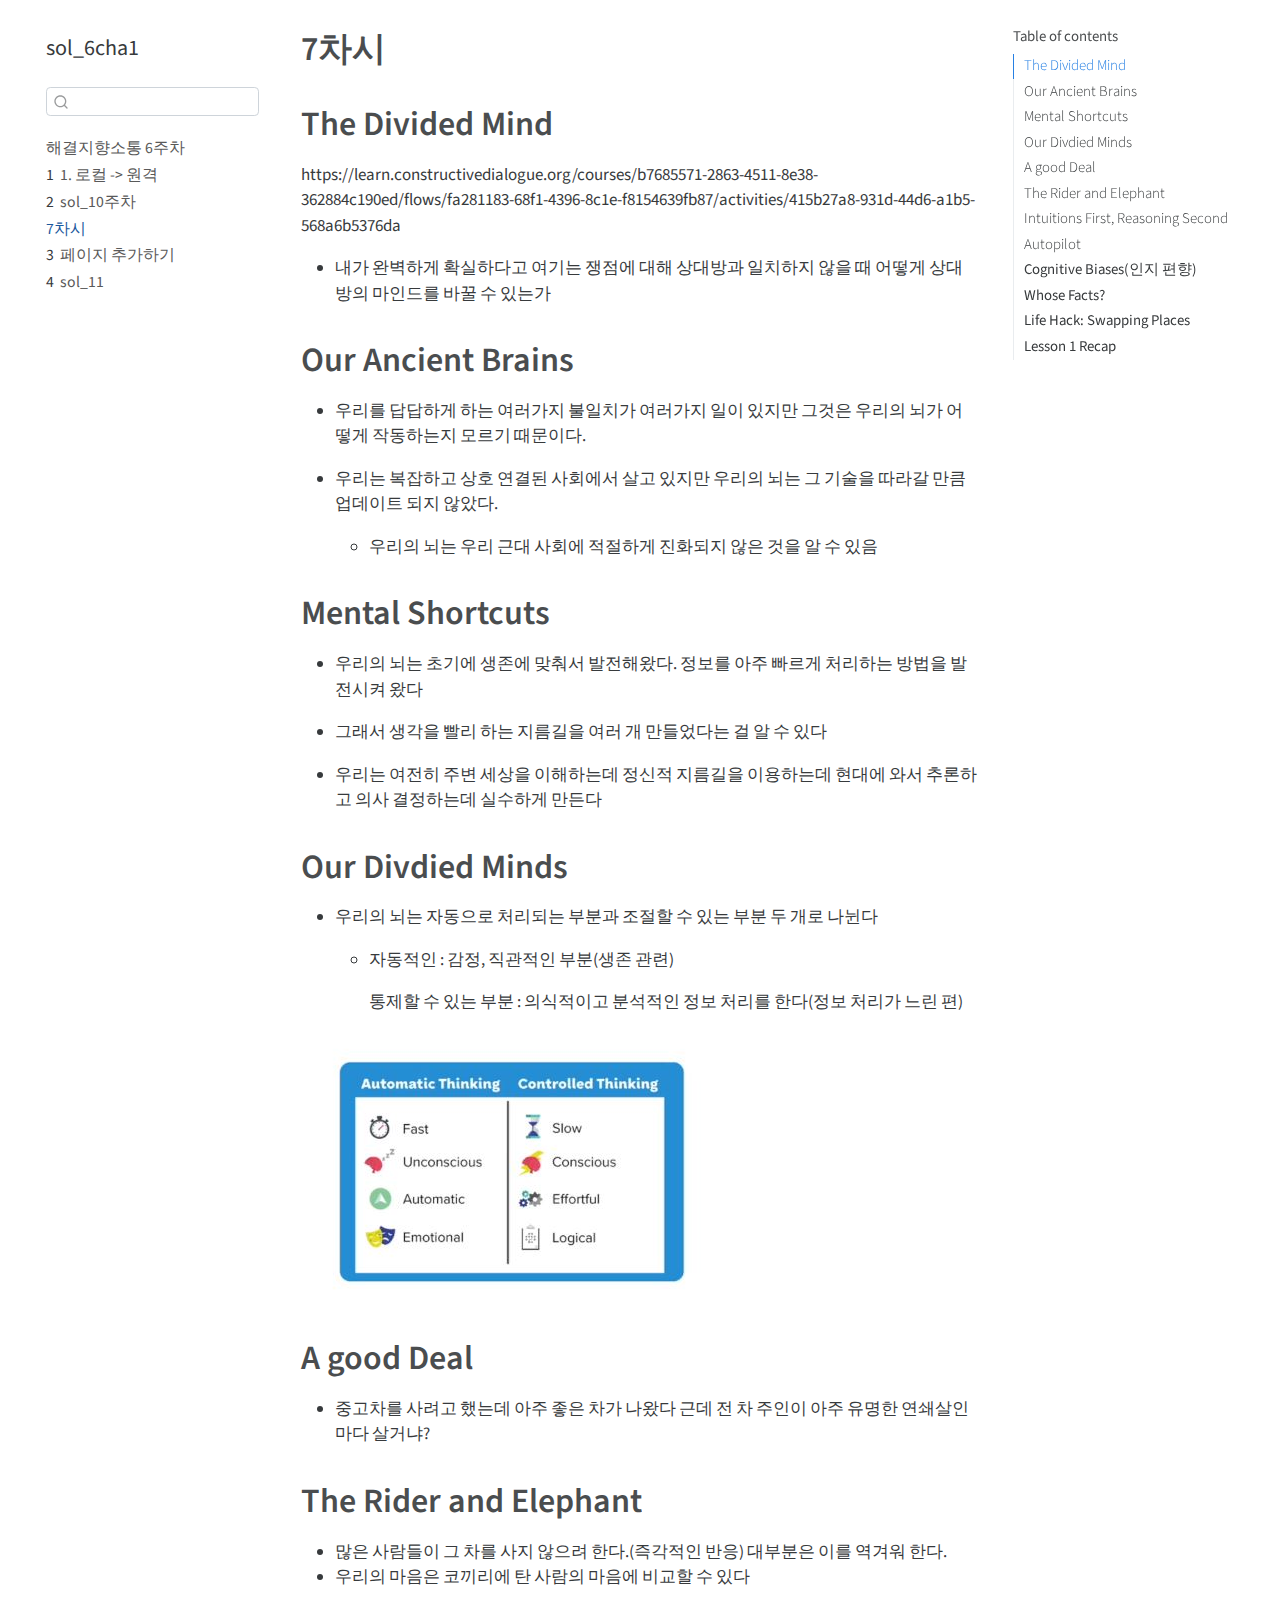
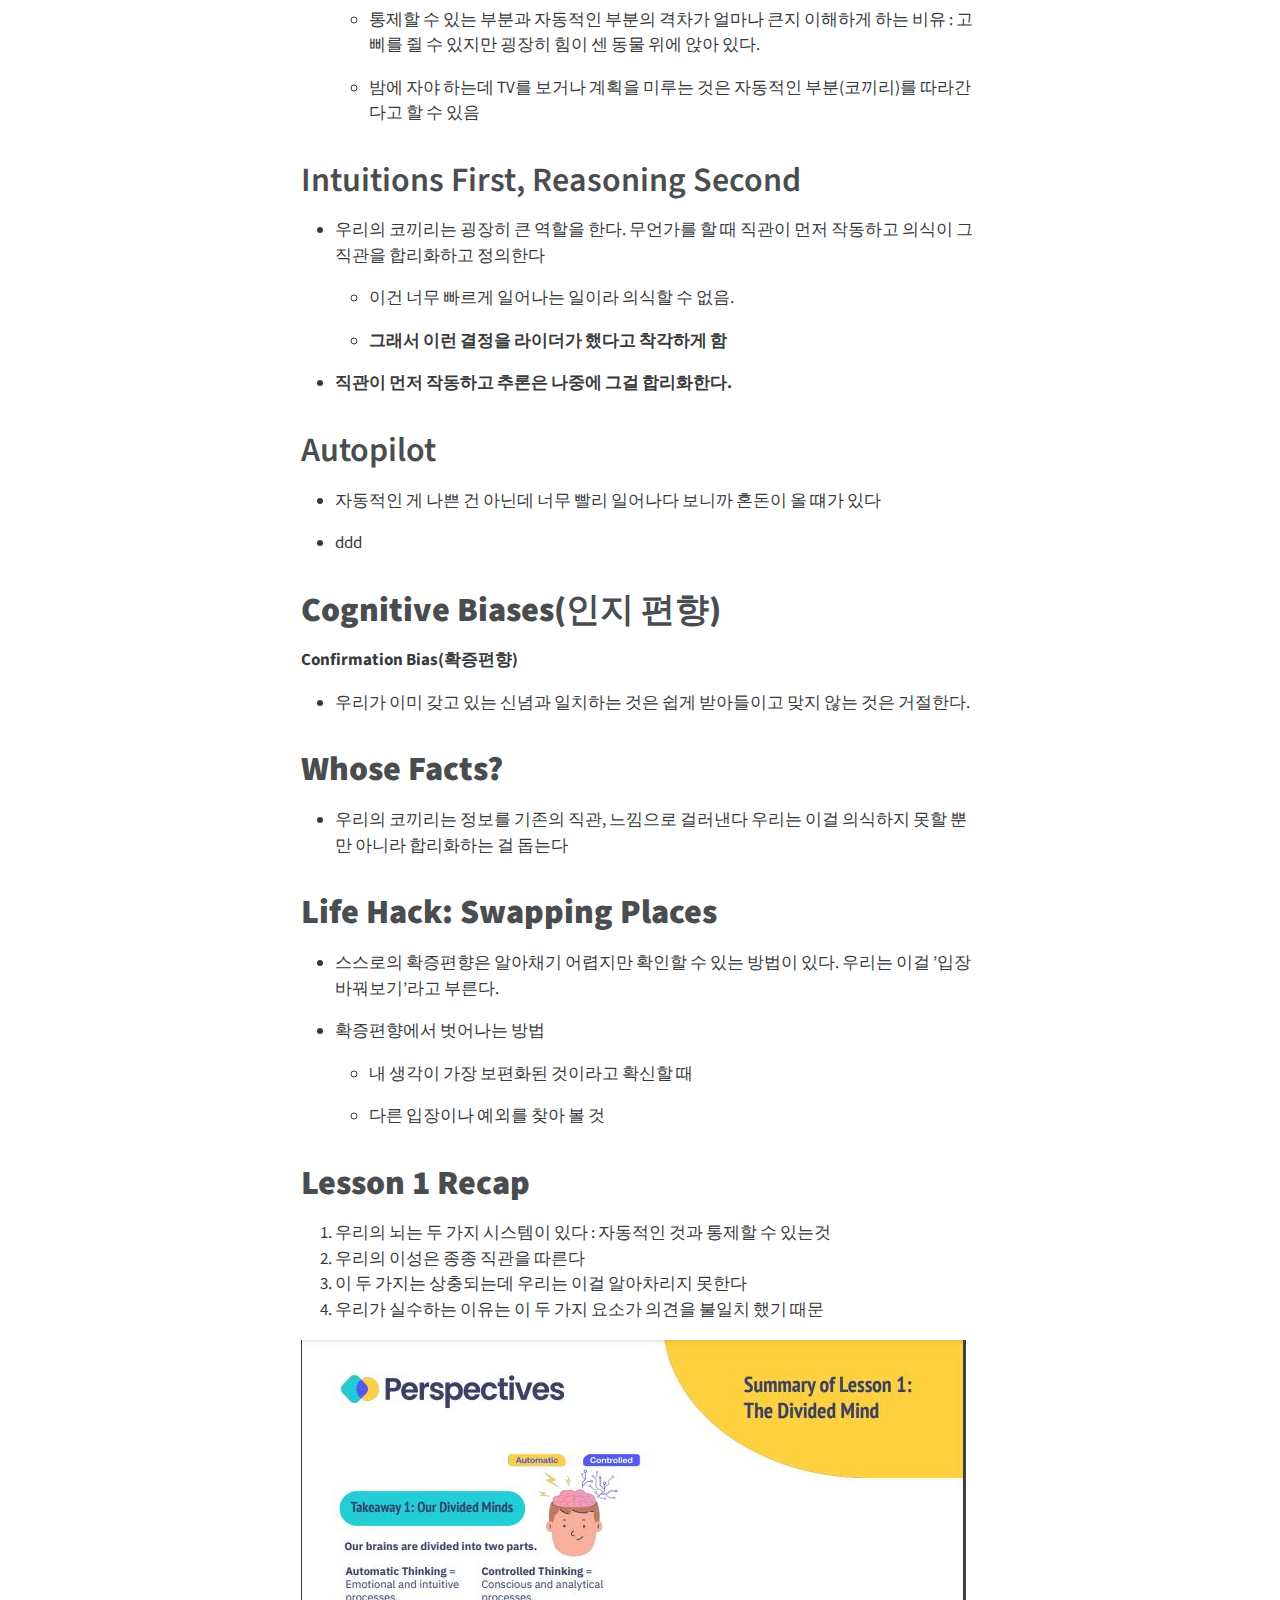
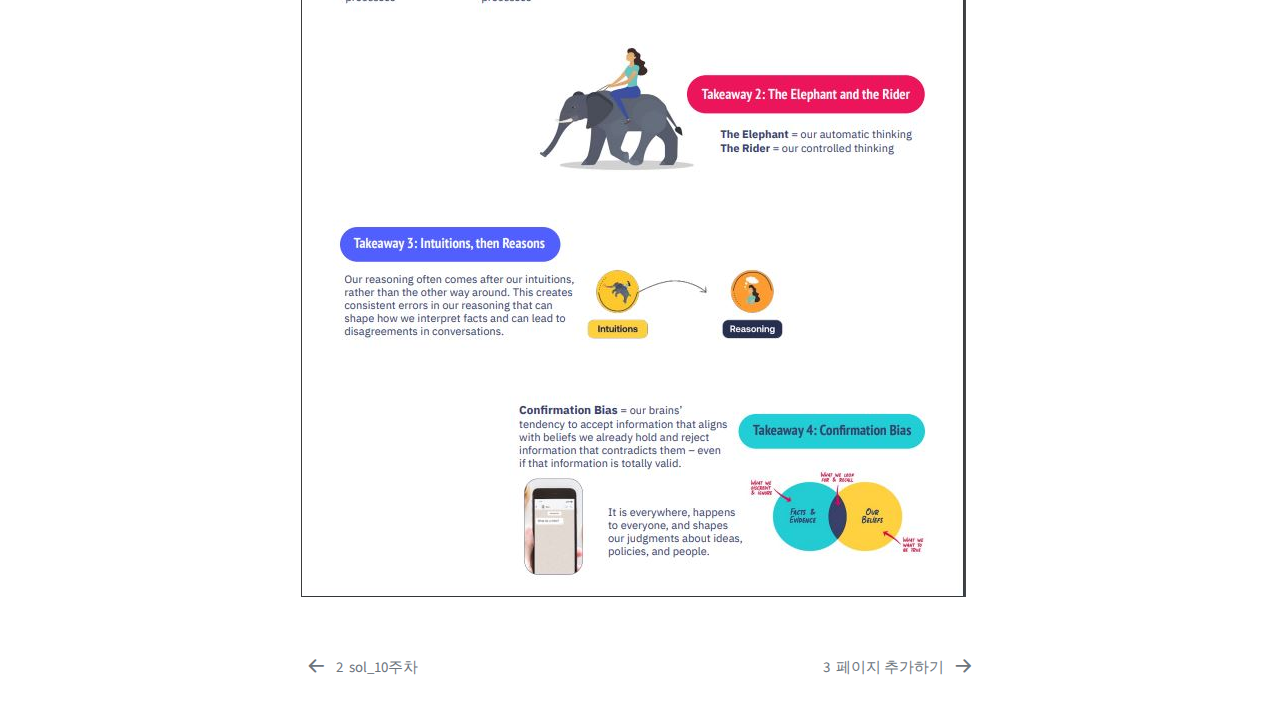
<file: _book/references.html>
<!DOCTYPE html>
<html xmlns="http://www.w3.org/1999/xhtml" lang="en" xml:lang="en"><head>

<meta charset="utf-8">
<meta name="generator" content="quarto-1.2.335">

<meta name="viewport" content="width=device-width, initial-scale=1.0, user-scalable=yes">


<title>sol_6cha1 - 7차시</title>
<style>
code{white-space: pre-wrap;}
span.smallcaps{font-variant: small-caps;}
div.columns{display: flex; gap: min(4vw, 1.5em);}
div.column{flex: auto; overflow-x: auto;}
div.hanging-indent{margin-left: 1.5em; text-indent: -1.5em;}
ul.task-list{list-style: none;}
ul.task-list li input[type="checkbox"] {
  width: 0.8em;
  margin: 0 0.8em 0.2em -1.6em;
  vertical-align: middle;
}
</style>


<script src="site_libs/quarto-nav/quarto-nav.js"></script>
<script src="site_libs/quarto-nav/headroom.min.js"></script>
<script src="site_libs/clipboard/clipboard.min.js"></script>
<script src="site_libs/quarto-search/autocomplete.umd.js"></script>
<script src="site_libs/quarto-search/fuse.min.js"></script>
<script src="site_libs/quarto-search/quarto-search.js"></script>
<meta name="quarto:offset" content="./">
<link href="./plusfile.html" rel="next">
<link href="./sol_10.html" rel="prev">
<script src="site_libs/quarto-html/quarto.js"></script>
<script src="site_libs/quarto-html/popper.min.js"></script>
<script src="site_libs/quarto-html/tippy.umd.min.js"></script>
<script src="site_libs/quarto-html/anchor.min.js"></script>
<link href="site_libs/quarto-html/tippy.css" rel="stylesheet">
<link href="site_libs/quarto-html/quarto-syntax-highlighting.css" rel="stylesheet" id="quarto-text-highlighting-styles">
<script src="site_libs/bootstrap/bootstrap.min.js"></script>
<link href="site_libs/bootstrap/bootstrap-icons.css" rel="stylesheet">
<link href="site_libs/bootstrap/bootstrap.min.css" rel="stylesheet" id="quarto-bootstrap" data-mode="light">
<script id="quarto-search-options" type="application/json">{
  "location": "sidebar",
  "copy-button": false,
  "collapse-after": 3,
  "panel-placement": "start",
  "type": "textbox",
  "limit": 20,
  "language": {
    "search-no-results-text": "No results",
    "search-matching-documents-text": "matching documents",
    "search-copy-link-title": "Copy link to search",
    "search-hide-matches-text": "Hide additional matches",
    "search-more-match-text": "more match in this document",
    "search-more-matches-text": "more matches in this document",
    "search-clear-button-title": "Clear",
    "search-detached-cancel-button-title": "Cancel",
    "search-submit-button-title": "Submit"
  }
}</script>


</head>

<body class="nav-sidebar floating">

<div id="quarto-search-results"></div>
  <header id="quarto-header" class="headroom fixed-top">
  <nav class="quarto-secondary-nav" data-bs-toggle="collapse" data-bs-target="#quarto-sidebar" aria-controls="quarto-sidebar" aria-expanded="false" aria-label="Toggle sidebar navigation" onclick="if (window.quartoToggleHeadroom) { window.quartoToggleHeadroom(); }">
    <div class="container-fluid d-flex justify-content-between">
      <h1 class="quarto-secondary-nav-title">7차시</h1>
      <button type="button" class="quarto-btn-toggle btn" aria-label="Show secondary navigation">
        <i class="bi bi-chevron-right"></i>
      </button>
    </div>
  </nav>
</header>
<!-- content -->
<div id="quarto-content" class="quarto-container page-columns page-rows-contents page-layout-article">
<!-- sidebar -->
  <nav id="quarto-sidebar" class="sidebar collapse sidebar-navigation floating overflow-auto">
    <div class="pt-lg-2 mt-2 text-left sidebar-header">
    <div class="sidebar-title mb-0 py-0">
      <a href="./">sol_6cha1</a> 
    </div>
      </div>
      <div class="mt-2 flex-shrink-0 align-items-center">
        <div class="sidebar-search">
        <div id="quarto-search" class="" title="Search"></div>
        </div>
      </div>
    <div class="sidebar-menu-container"> 
    <ul class="list-unstyled mt-1">
        <li class="sidebar-item">
  <div class="sidebar-item-container"> 
  <a href="./index.html" class="sidebar-item-text sidebar-link">해결지향소통 6주차</a>
  </div>
</li>
        <li class="sidebar-item">
  <div class="sidebar-item-container"> 
  <a href="./intro.html" class="sidebar-item-text sidebar-link"><span class="chapter-number">1</span>&nbsp; <span class="chapter-title">1. 로컬 -&gt; 원격</span></a>
  </div>
</li>
        <li class="sidebar-item">
  <div class="sidebar-item-container"> 
  <a href="./sol_10.html" class="sidebar-item-text sidebar-link"><span class="chapter-number">2</span>&nbsp; <span class="chapter-title">sol_10주차</span></a>
  </div>
</li>
        <li class="sidebar-item">
  <div class="sidebar-item-container"> 
  <a href="./references.html" class="sidebar-item-text sidebar-link active">7차시</a>
  </div>
</li>
        <li class="sidebar-item">
  <div class="sidebar-item-container"> 
  <a href="./plusfile.html" class="sidebar-item-text sidebar-link"><span class="chapter-number">3</span>&nbsp; <span class="chapter-title">페이지 추가하기</span></a>
  </div>
</li>
        <li class="sidebar-item">
  <div class="sidebar-item-container"> 
  <a href="./sol_11.html" class="sidebar-item-text sidebar-link"><span class="chapter-number">4</span>&nbsp; <span class="chapter-title">sol_11</span></a>
  </div>
</li>
    </ul>
    </div>
</nav>
<!-- margin-sidebar -->
    <div id="quarto-margin-sidebar" class="sidebar margin-sidebar">
        <nav id="TOC" role="doc-toc" class="toc-active">
    <h2 id="toc-title">Table of contents</h2>
   
  <ul>
  <li><a href="#the-divided-mind" id="toc-the-divided-mind" class="nav-link active" data-scroll-target="#the-divided-mind">The Divided Mind</a></li>
  <li><a href="#our-ancient-brains" id="toc-our-ancient-brains" class="nav-link" data-scroll-target="#our-ancient-brains">Our Ancient Brains</a></li>
  <li><a href="#mental-shortcuts" id="toc-mental-shortcuts" class="nav-link" data-scroll-target="#mental-shortcuts">Mental Shortcuts</a></li>
  <li><a href="#our-divdied-minds" id="toc-our-divdied-minds" class="nav-link" data-scroll-target="#our-divdied-minds">Our Divdied Minds</a></li>
  <li><a href="#a-good-deal" id="toc-a-good-deal" class="nav-link" data-scroll-target="#a-good-deal">A good Deal</a></li>
  <li><a href="#the-rider-and-elephant" id="toc-the-rider-and-elephant" class="nav-link" data-scroll-target="#the-rider-and-elephant">The Rider and Elephant</a></li>
  <li><a href="#intuitions-first-reasoning-second" id="toc-intuitions-first-reasoning-second" class="nav-link" data-scroll-target="#intuitions-first-reasoning-second">Intuitions First, Reasoning Second</a></li>
  <li><a href="#autopilot" id="toc-autopilot" class="nav-link" data-scroll-target="#autopilot">Autopilot</a></li>
  <li><a href="#cognitive-biases인지-편향" id="toc-cognitive-biases인지-편향" class="nav-link" data-scroll-target="#cognitive-biases인지-편향"><strong>Cognitive Biases(인지 편향)</strong></a></li>
  <li><a href="#whose-facts" id="toc-whose-facts" class="nav-link" data-scroll-target="#whose-facts"><strong>Whose Facts?</strong></a></li>
  <li><a href="#life-hack-swapping-places" id="toc-life-hack-swapping-places" class="nav-link" data-scroll-target="#life-hack-swapping-places"><strong>Life Hack: Swapping Places</strong></a></li>
  <li><a href="#lesson-1-recap" id="toc-lesson-1-recap" class="nav-link" data-scroll-target="#lesson-1-recap"><strong>Lesson 1 Recap</strong></a></li>
  </ul>
</nav>
    </div>
<!-- main -->
<main class="content" id="quarto-document-content">

<header id="title-block-header" class="quarto-title-block default">
<div class="quarto-title">
<h1 class="title d-none d-lg-block">7차시</h1>
</div>



<div class="quarto-title-meta">

    
  
    
  </div>
  

</header>

<section id="the-divided-mind" class="level1">
<h1>The Divided Mind</h1>
<p>https://learn.constructivedialogue.org/courses/b7685571-2863-4511-8e38-362884c190ed/flows/fa281183-68f1-4396-8c1e-f8154639fb87/activities/415b27a8-931d-44d6-a1b5-568a6b5376da</p>
<ul>
<li>내가 완벽하게 확실하다고 여기는 쟁점에 대해 상대방과 일치하지 않을 때 어떻게 상대방의 마인드를 바꿀 수 있는가</li>
</ul>
</section>
<section id="our-ancient-brains" class="level1">
<h1>Our Ancient Brains</h1>
<ul>
<li><p>우리를 답답하게 하는 여러가지 불일치가 여러가지 일이 있지만 그것은 우리의 뇌가 어떻게 작동하는지 모르기 때문이다.</p></li>
<li><p>우리는 복잡하고 상호 연결된 사회에서 살고 있지만 우리의 뇌는 그 기술을 따라갈 만큼 업데이트 되지 않았다.</p>
<ul>
<li>우리의 뇌는 우리 근대 사회에 적절하게 진화되지 않은 것을 알 수 있음</li>
</ul></li>
</ul>
</section>
<section id="mental-shortcuts" class="level1">
<h1>Mental Shortcuts</h1>
<ul>
<li><p>우리의 뇌는 초기에 생존에 맞춰서 발전해왔다. 정보를 아주 빠르게 처리하는 방법을 발전시켜 왔다</p></li>
<li><p>그래서 생각을 빨리 하는 지름길을 여러 개 만들었다는 걸 알 수 있다</p></li>
<li><p>우리는 여전히 주변 세상을 이해하는데 정신적 지름길을 이용하는데 현대에 와서 추론하고 의사 결정하는데 실수하게 만든다</p></li>
</ul>
</section>
<section id="our-divdied-minds" class="level1">
<h1>Our Divdied Minds</h1>
<ul>
<li><p>우리의 뇌는 자동으로 처리되는 부분과 조절할 수 있는 부분 두 개로 나뉜다</p>
<ul>
<li><p>자동적인 : 감정, 직관적인 부분(생존 관련)</p>
<p>통제할 수 있는 부분 : 의식적이고 분석적인 정보 처리를 한다(정보 처리가 느린 편)</p></li>
</ul></li>
</ul>
<p><img src="images/cap.JPG" class="img-fluid"></p>
</section>
<section id="a-good-deal" class="level1">
<h1>A good Deal</h1>
<ul>
<li>중고차를 사려고 했는데 아주 좋은 차가 나왔다 근데 전 차 주인이 아주 유명한 연쇄살인마다 살거냐?</li>
</ul>
</section>
<section id="the-rider-and-elephant" class="level1">
<h1>The Rider and Elephant</h1>
<ul>
<li>많은 사람들이 그 차를 사지 않으려 한다.(즉각적인 반응) 대부분은 이를 역겨워 한다.</li>
<li>우리의 마음은 코끼리에 탄 사람의 마음에 비교할 수 있다
<ul>
<li><p>통제할 수 있는 부분과 자동적인 부분의 격차가 얼마나 큰지 이해하게 하는 비유 : 고삐를 쥘 수 있지만 굉장히 힘이 센 동물 위에 앉아 있다.</p></li>
<li><p>밤에 자야 하는데 TV를 보거나 계획을 미루는 것은 자동적인 부분(코끼리)를 따라간다고 할 수 있음</p></li>
</ul></li>
</ul>
</section>
<section id="intuitions-first-reasoning-second" class="level1">
<h1>Intuitions First, Reasoning Second</h1>
<ul>
<li>우리의 코끼리는 굉장히 큰 역할을 한다. 무언가를 할 때 직관이 먼저 작동하고 의식이 그 직관을 합리화하고 정의한다
<ul>
<li><p>이건 너무 빠르게 일어나는 일이라 의식할 수 없음.</p></li>
<li><p><strong>그래서 이런 결정을 라이더가 했다고 착각하게 함</strong></p></li>
</ul></li>
<li><strong>직관이 먼저 작동하고 추론은 나중에 그걸 합리화한다.</strong></li>
</ul>
</section>
<section id="autopilot" class="level1">
<h1>Autopilot</h1>
<ul>
<li><p>자동적인 게 나쁜 건 아닌데 너무 빨리 일어나다 보니까 혼돈이 올 떄가 있다</p></li>
<li><p>ddd</p></li>
</ul>
</section>
<section id="cognitive-biases인지-편향" class="level1">
<h1><strong>Cognitive Biases(인지 편향)</strong></h1>
<p><strong>Confirmation Bias(확증편향)</strong></p>
<ul>
<li>우리가 이미 갖고 있는 신념과 일치하는 것은 쉽게 받아들이고 맞지 않는 것은 거절한다.</li>
</ul>
</section>
<section id="whose-facts" class="level1">
<h1><strong>Whose Facts?</strong></h1>
<ul>
<li>우리의 코끼리는 정보를 기존의 직관, 느낌으로 걸러낸다 우리는 이걸 의식하지 못할 뿐만 아니라 합리화하는 걸 돕는다</li>
</ul>
</section>
<section id="life-hack-swapping-places" class="level1">
<h1><strong>Life Hack: Swapping Places</strong></h1>
<ul>
<li><p>스스로의 확증편향은 알아채기 어렵지만 확인할 수 있는 방법이 있다. 우리는 이걸 ’입장 바꿔보기’라고 부른다.</p></li>
<li><p>확증편향에서 벗어나는 방법</p>
<ul>
<li><p>내 생각이 가장 보편화된 것이라고 확신할 때</p></li>
<li><p>다른 입장이나 예외를 찾아 볼 것</p></li>
</ul></li>
</ul>
</section>
<section id="lesson-1-recap" class="level1">
<h1><strong>Lesson 1 Recap</strong></h1>
<ol type="1">
<li>우리의 뇌는 두 가지 시스템이 있다 : 자동적인 것과 통제할 수 있는것</li>
<li>우리의 이성은 종종 직관을 따른다</li>
<li>이 두 가지는 상충되는데 우리는 이걸 알아차리지 못한다</li>
<li>우리가 실수하는 이유는 이 두 가지 요소가 의견을 불일치 했기 때문</li>
</ol>
<p><img src="images/fill.JPG" class="img-fluid"></p>


</section>

</main> <!-- /main -->
<script id="quarto-html-after-body" type="application/javascript">
window.document.addEventListener("DOMContentLoaded", function (event) {
  const toggleBodyColorMode = (bsSheetEl) => {
    const mode = bsSheetEl.getAttribute("data-mode");
    const bodyEl = window.document.querySelector("body");
    if (mode === "dark") {
      bodyEl.classList.add("quarto-dark");
      bodyEl.classList.remove("quarto-light");
    } else {
      bodyEl.classList.add("quarto-light");
      bodyEl.classList.remove("quarto-dark");
    }
  }
  const toggleBodyColorPrimary = () => {
    const bsSheetEl = window.document.querySelector("link#quarto-bootstrap");
    if (bsSheetEl) {
      toggleBodyColorMode(bsSheetEl);
    }
  }
  toggleBodyColorPrimary();  
  const icon = "";
  const anchorJS = new window.AnchorJS();
  anchorJS.options = {
    placement: 'right',
    icon: icon
  };
  anchorJS.add('.anchored');
  const clipboard = new window.ClipboardJS('.code-copy-button', {
    target: function(trigger) {
      return trigger.previousElementSibling;
    }
  });
  clipboard.on('success', function(e) {
    // button target
    const button = e.trigger;
    // don't keep focus
    button.blur();
    // flash "checked"
    button.classList.add('code-copy-button-checked');
    var currentTitle = button.getAttribute("title");
    button.setAttribute("title", "Copied!");
    let tooltip;
    if (window.bootstrap) {
      button.setAttribute("data-bs-toggle", "tooltip");
      button.setAttribute("data-bs-placement", "left");
      button.setAttribute("data-bs-title", "Copied!");
      tooltip = new bootstrap.Tooltip(button, 
        { trigger: "manual", 
          customClass: "code-copy-button-tooltip",
          offset: [0, -8]});
      tooltip.show();    
    }
    setTimeout(function() {
      if (tooltip) {
        tooltip.hide();
        button.removeAttribute("data-bs-title");
        button.removeAttribute("data-bs-toggle");
        button.removeAttribute("data-bs-placement");
      }
      button.setAttribute("title", currentTitle);
      button.classList.remove('code-copy-button-checked');
    }, 1000);
    // clear code selection
    e.clearSelection();
  });
  function tippyHover(el, contentFn) {
    const config = {
      allowHTML: true,
      content: contentFn,
      maxWidth: 500,
      delay: 100,
      arrow: false,
      appendTo: function(el) {
          return el.parentElement;
      },
      interactive: true,
      interactiveBorder: 10,
      theme: 'quarto',
      placement: 'bottom-start'
    };
    window.tippy(el, config); 
  }
  const noterefs = window.document.querySelectorAll('a[role="doc-noteref"]');
  for (var i=0; i<noterefs.length; i++) {
    const ref = noterefs[i];
    tippyHover(ref, function() {
      // use id or data attribute instead here
      let href = ref.getAttribute('data-footnote-href') || ref.getAttribute('href');
      try { href = new URL(href).hash; } catch {}
      const id = href.replace(/^#\/?/, "");
      const note = window.document.getElementById(id);
      return note.innerHTML;
    });
  }
  const findCites = (el) => {
    const parentEl = el.parentElement;
    if (parentEl) {
      const cites = parentEl.dataset.cites;
      if (cites) {
        return {
          el,
          cites: cites.split(' ')
        };
      } else {
        return findCites(el.parentElement)
      }
    } else {
      return undefined;
    }
  };
  var bibliorefs = window.document.querySelectorAll('a[role="doc-biblioref"]');
  for (var i=0; i<bibliorefs.length; i++) {
    const ref = bibliorefs[i];
    const citeInfo = findCites(ref);
    if (citeInfo) {
      tippyHover(citeInfo.el, function() {
        var popup = window.document.createElement('div');
        citeInfo.cites.forEach(function(cite) {
          var citeDiv = window.document.createElement('div');
          citeDiv.classList.add('hanging-indent');
          citeDiv.classList.add('csl-entry');
          var biblioDiv = window.document.getElementById('ref-' + cite);
          if (biblioDiv) {
            citeDiv.innerHTML = biblioDiv.innerHTML;
          }
          popup.appendChild(citeDiv);
        });
        return popup.innerHTML;
      });
    }
  }
});
</script>
<nav class="page-navigation">
  <div class="nav-page nav-page-previous">
      <a href="./sol_10.html" class="pagination-link">
        <i class="bi bi-arrow-left-short"></i> <span class="nav-page-text"><span class="chapter-number">2</span>&nbsp; <span class="chapter-title">sol_10주차</span></span>
      </a>          
  </div>
  <div class="nav-page nav-page-next">
      <a href="./plusfile.html" class="pagination-link">
        <span class="nav-page-text"><span class="chapter-number">3</span>&nbsp; <span class="chapter-title">페이지 추가하기</span></span> <i class="bi bi-arrow-right-short"></i>
      </a>
  </div>
</nav>
</div> <!-- /content -->



</body></html>
</file>
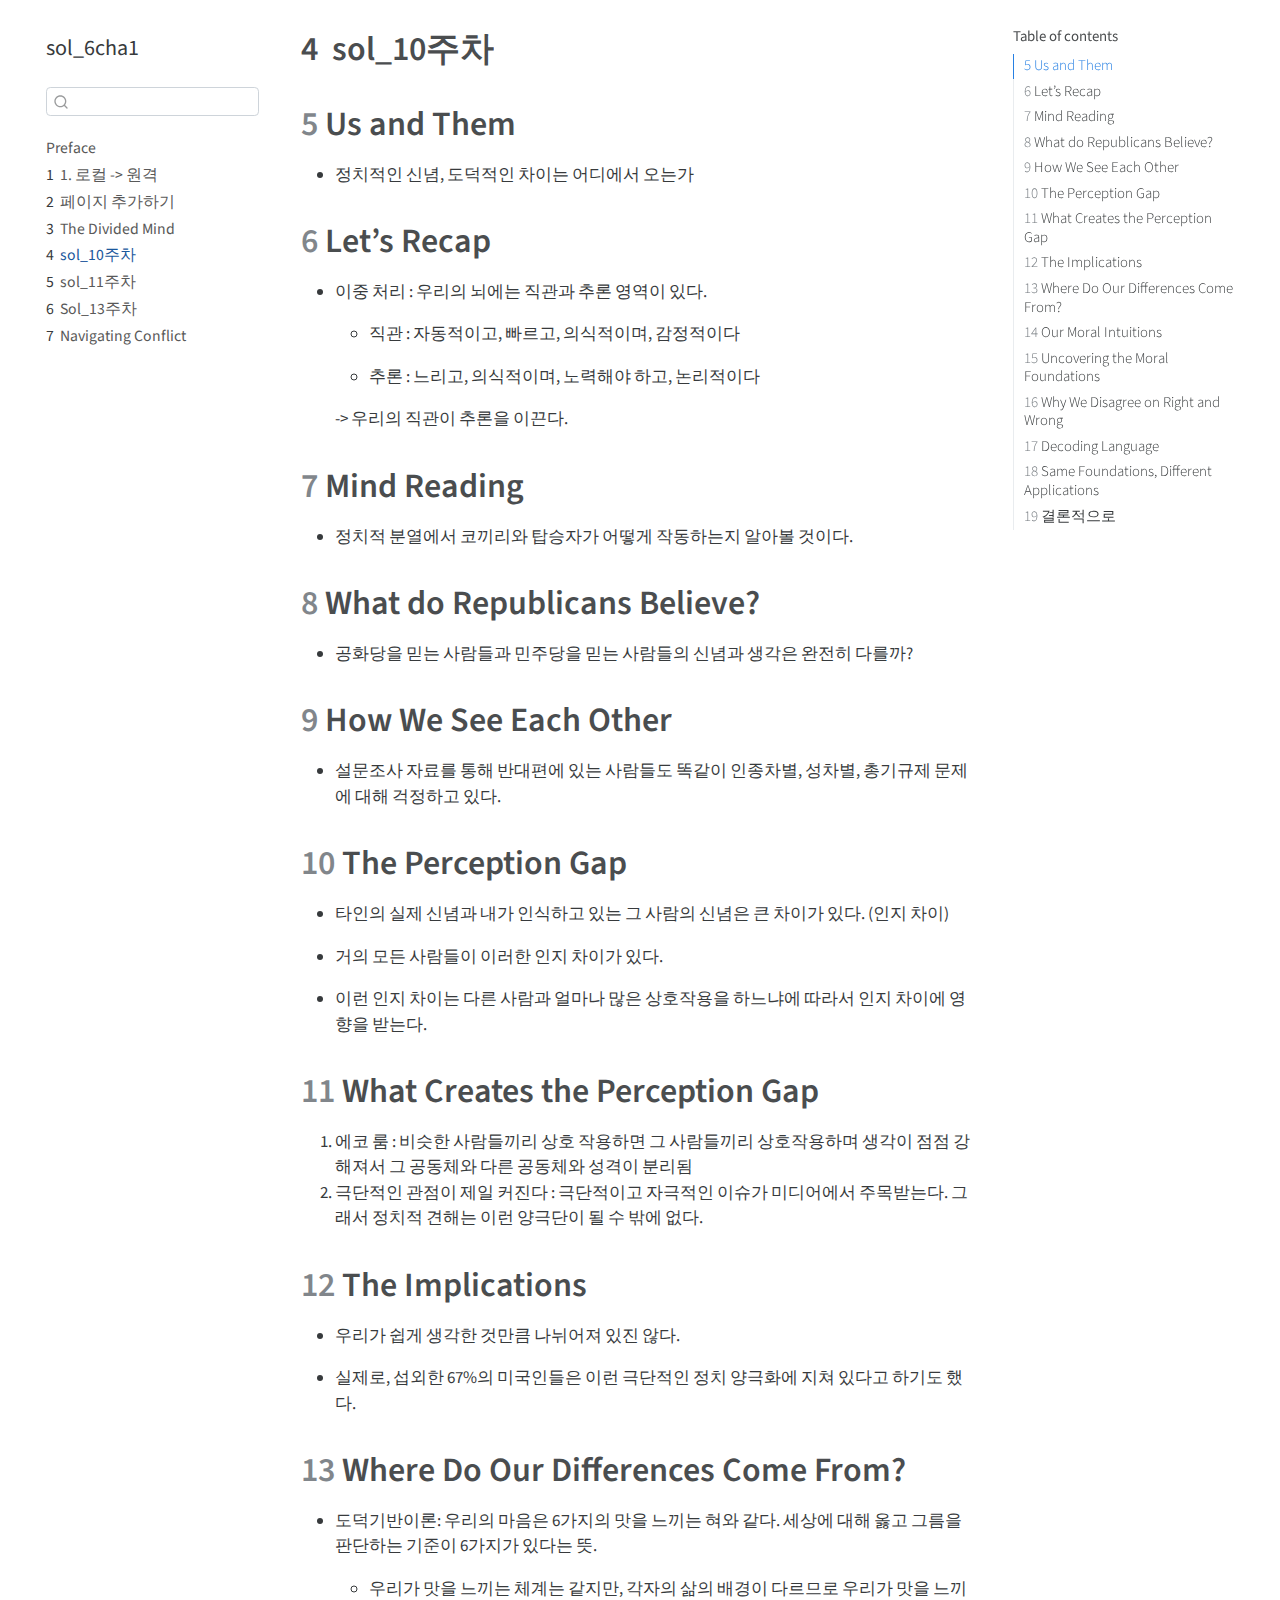
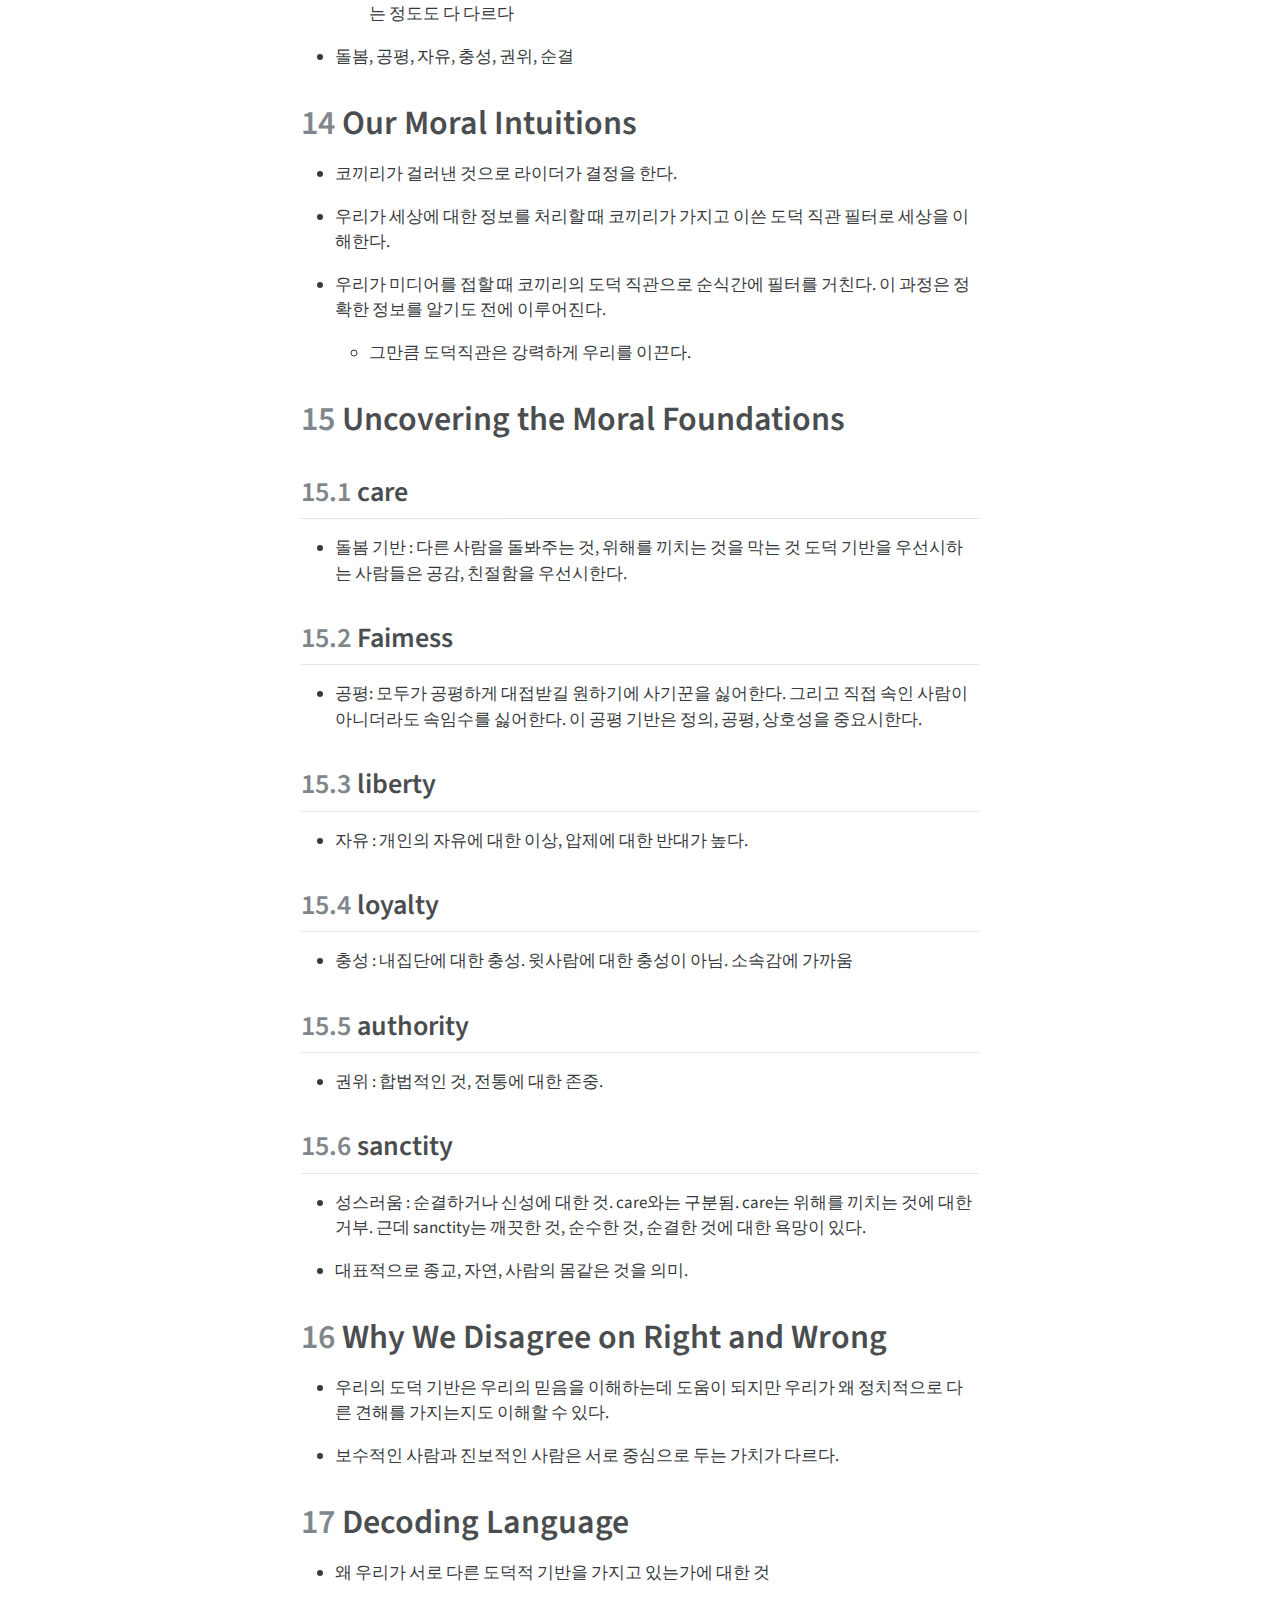
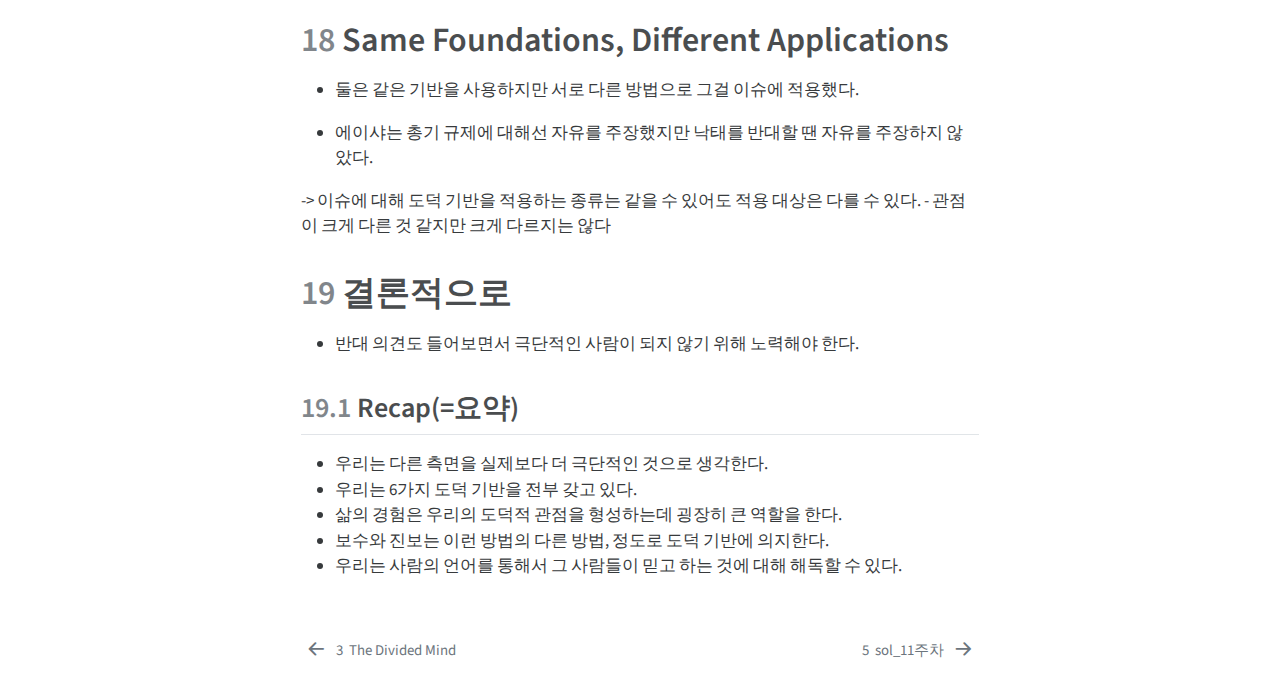
<file: _book/sol_10.html>
<!DOCTYPE html>
<html xmlns="http://www.w3.org/1999/xhtml" lang="en" xml:lang="en"><head>

<meta charset="utf-8">
<meta name="generator" content="quarto-1.3.450">

<meta name="viewport" content="width=device-width, initial-scale=1.0, user-scalable=yes">


<title>sol_6cha1 - 4&nbsp; sol_10주차</title>
<style>
code{white-space: pre-wrap;}
span.smallcaps{font-variant: small-caps;}
div.columns{display: flex; gap: min(4vw, 1.5em);}
div.column{flex: auto; overflow-x: auto;}
div.hanging-indent{margin-left: 1.5em; text-indent: -1.5em;}
ul.task-list{list-style: none;}
ul.task-list li input[type="checkbox"] {
  width: 0.8em;
  margin: 0 0.8em 0.2em -1em; /* quarto-specific, see https://github.com/quarto-dev/quarto-cli/issues/4556 */ 
  vertical-align: middle;
}
</style>


<script src="site_libs/quarto-nav/quarto-nav.js"></script>
<script src="site_libs/quarto-nav/headroom.min.js"></script>
<script src="site_libs/clipboard/clipboard.min.js"></script>
<script src="site_libs/quarto-search/autocomplete.umd.js"></script>
<script src="site_libs/quarto-search/fuse.min.js"></script>
<script src="site_libs/quarto-search/quarto-search.js"></script>
<meta name="quarto:offset" content="./">
<link href="./sol_11.html" rel="next">
<link href="./The Divided Mind.html" rel="prev">
<script src="site_libs/quarto-html/quarto.js"></script>
<script src="site_libs/quarto-html/popper.min.js"></script>
<script src="site_libs/quarto-html/tippy.umd.min.js"></script>
<script src="site_libs/quarto-html/anchor.min.js"></script>
<link href="site_libs/quarto-html/tippy.css" rel="stylesheet">
<link href="site_libs/quarto-html/quarto-syntax-highlighting.css" rel="stylesheet" id="quarto-text-highlighting-styles">
<script src="site_libs/bootstrap/bootstrap.min.js"></script>
<link href="site_libs/bootstrap/bootstrap-icons.css" rel="stylesheet">
<link href="site_libs/bootstrap/bootstrap.min.css" rel="stylesheet" id="quarto-bootstrap" data-mode="light">
<script id="quarto-search-options" type="application/json">{
  "location": "sidebar",
  "copy-button": false,
  "collapse-after": 3,
  "panel-placement": "start",
  "type": "textbox",
  "limit": 20,
  "language": {
    "search-no-results-text": "No results",
    "search-matching-documents-text": "matching documents",
    "search-copy-link-title": "Copy link to search",
    "search-hide-matches-text": "Hide additional matches",
    "search-more-match-text": "more match in this document",
    "search-more-matches-text": "more matches in this document",
    "search-clear-button-title": "Clear",
    "search-detached-cancel-button-title": "Cancel",
    "search-submit-button-title": "Submit",
    "search-label": "Search"
  }
}</script>


</head>

<body class="nav-sidebar floating">

<div id="quarto-search-results"></div>
  <header id="quarto-header" class="headroom fixed-top">
  <nav class="quarto-secondary-nav">
    <div class="container-fluid d-flex">
      <button type="button" class="quarto-btn-toggle btn" data-bs-toggle="collapse" data-bs-target="#quarto-sidebar,#quarto-sidebar-glass" aria-controls="quarto-sidebar" aria-expanded="false" aria-label="Toggle sidebar navigation" onclick="if (window.quartoToggleHeadroom) { window.quartoToggleHeadroom(); }">
        <i class="bi bi-layout-text-sidebar-reverse"></i>
      </button>
      <nav class="quarto-page-breadcrumbs" aria-label="breadcrumb"><ol class="breadcrumb"><li class="breadcrumb-item"><a href="./sol_10.html"><span class="chapter-number">4</span>&nbsp; <span class="chapter-title">sol_10주차</span></a></li></ol></nav>
      <a class="flex-grow-1" role="button" data-bs-toggle="collapse" data-bs-target="#quarto-sidebar,#quarto-sidebar-glass" aria-controls="quarto-sidebar" aria-expanded="false" aria-label="Toggle sidebar navigation" onclick="if (window.quartoToggleHeadroom) { window.quartoToggleHeadroom(); }">      
      </a>
      <button type="button" class="btn quarto-search-button" aria-label="" onclick="window.quartoOpenSearch();">
        <i class="bi bi-search"></i>
      </button>
    </div>
  </nav>
</header>
<!-- content -->
<div id="quarto-content" class="quarto-container page-columns page-rows-contents page-layout-article">
<!-- sidebar -->
  <nav id="quarto-sidebar" class="sidebar collapse collapse-horizontal sidebar-navigation floating overflow-auto">
    <div class="pt-lg-2 mt-2 text-left sidebar-header">
    <div class="sidebar-title mb-0 py-0">
      <a href="./">sol_6cha1</a> 
    </div>
      </div>
        <div class="mt-2 flex-shrink-0 align-items-center">
        <div class="sidebar-search">
        <div id="quarto-search" class="" title="Search"></div>
        </div>
        </div>
    <div class="sidebar-menu-container"> 
    <ul class="list-unstyled mt-1">
        <li class="sidebar-item">
  <div class="sidebar-item-container"> 
  <a href="./index.html" class="sidebar-item-text sidebar-link">
 <span class="menu-text">Preface</span></a>
  </div>
</li>
        <li class="sidebar-item">
  <div class="sidebar-item-container"> 
  <a href="./intro.html" class="sidebar-item-text sidebar-link">
 <span class="menu-text"><span class="chapter-number">1</span>&nbsp; <span class="chapter-title">1. 로컬 -&gt; 원격</span></span></a>
  </div>
</li>
        <li class="sidebar-item">
  <div class="sidebar-item-container"> 
  <a href="./plusfile.html" class="sidebar-item-text sidebar-link">
 <span class="menu-text"><span class="chapter-number">2</span>&nbsp; <span class="chapter-title">페이지 추가하기</span></span></a>
  </div>
</li>
        <li class="sidebar-item">
  <div class="sidebar-item-container"> 
  <a href="./The Divided Mind.html" class="sidebar-item-text sidebar-link">
 <span class="menu-text"><span class="chapter-number">3</span>&nbsp; <span class="chapter-title">The Divided Mind</span></span></a>
  </div>
</li>
        <li class="sidebar-item">
  <div class="sidebar-item-container"> 
  <a href="./sol_10.html" class="sidebar-item-text sidebar-link active">
 <span class="menu-text"><span class="chapter-number">4</span>&nbsp; <span class="chapter-title">sol_10주차</span></span></a>
  </div>
</li>
        <li class="sidebar-item">
  <div class="sidebar-item-container"> 
  <a href="./sol_11.html" class="sidebar-item-text sidebar-link">
 <span class="menu-text"><span class="chapter-number">5</span>&nbsp; <span class="chapter-title">sol_11주차</span></span></a>
  </div>
</li>
        <li class="sidebar-item">
  <div class="sidebar-item-container"> 
  <a href="./sOl_13.html" class="sidebar-item-text sidebar-link">
 <span class="menu-text"><span class="chapter-number">6</span>&nbsp; <span class="chapter-title">Sol_13주차</span></span></a>
  </div>
</li>
        <li class="sidebar-item">
  <div class="sidebar-item-container"> 
  <a href="./Navigating Conflict.html" class="sidebar-item-text sidebar-link">
 <span class="menu-text"><span class="chapter-number">7</span>&nbsp; <span class="chapter-title">Navigating Conflict</span></span></a>
  </div>
</li>
    </ul>
    </div>
</nav>
<div id="quarto-sidebar-glass" data-bs-toggle="collapse" data-bs-target="#quarto-sidebar,#quarto-sidebar-glass"></div>
<!-- margin-sidebar -->
    <div id="quarto-margin-sidebar" class="sidebar margin-sidebar">
        <nav id="TOC" role="doc-toc" class="toc-active">
    <h2 id="toc-title">Table of contents</h2>
   
  <ul>
  <li><a href="#us-and-them" id="toc-us-and-them" class="nav-link active" data-scroll-target="#us-and-them"><span class="header-section-number">5</span> Us and Them</a></li>
  <li><a href="#lets-recap" id="toc-lets-recap" class="nav-link" data-scroll-target="#lets-recap"><span class="header-section-number">6</span> Let’s Recap</a></li>
  <li><a href="#mind-reading" id="toc-mind-reading" class="nav-link" data-scroll-target="#mind-reading"><span class="header-section-number">7</span> Mind Reading</a></li>
  <li><a href="#what-do-republicans-believe" id="toc-what-do-republicans-believe" class="nav-link" data-scroll-target="#what-do-republicans-believe"><span class="header-section-number">8</span> What do Republicans Believe?</a></li>
  <li><a href="#how-we-see-each-other" id="toc-how-we-see-each-other" class="nav-link" data-scroll-target="#how-we-see-each-other"><span class="header-section-number">9</span> How We See Each Other</a></li>
  <li><a href="#the-perception-gap" id="toc-the-perception-gap" class="nav-link" data-scroll-target="#the-perception-gap"><span class="header-section-number">10</span> The Perception Gap</a></li>
  <li><a href="#what-creates-the-perception-gap" id="toc-what-creates-the-perception-gap" class="nav-link" data-scroll-target="#what-creates-the-perception-gap"><span class="header-section-number">11</span> What Creates the Perception Gap</a></li>
  <li><a href="#the-implications" id="toc-the-implications" class="nav-link" data-scroll-target="#the-implications"><span class="header-section-number">12</span> The Implications</a></li>
  <li><a href="#where-do-our-differences-come-from" id="toc-where-do-our-differences-come-from" class="nav-link" data-scroll-target="#where-do-our-differences-come-from"><span class="header-section-number">13</span> Where Do Our Differences Come From?</a></li>
  <li><a href="#our-moral-intuitions" id="toc-our-moral-intuitions" class="nav-link" data-scroll-target="#our-moral-intuitions"><span class="header-section-number">14</span> Our Moral Intuitions</a></li>
  <li><a href="#uncovering-the-moral-foundations" id="toc-uncovering-the-moral-foundations" class="nav-link" data-scroll-target="#uncovering-the-moral-foundations"><span class="header-section-number">15</span> Uncovering the Moral Foundations</a>
  <ul class="collapse">
  <li><a href="#care" id="toc-care" class="nav-link" data-scroll-target="#care"><span class="header-section-number">15.1</span> care</a></li>
  <li><a href="#faimess" id="toc-faimess" class="nav-link" data-scroll-target="#faimess"><span class="header-section-number">15.2</span> Faimess</a></li>
  <li><a href="#liberty" id="toc-liberty" class="nav-link" data-scroll-target="#liberty"><span class="header-section-number">15.3</span> liberty</a></li>
  <li><a href="#loyalty" id="toc-loyalty" class="nav-link" data-scroll-target="#loyalty"><span class="header-section-number">15.4</span> loyalty</a></li>
  <li><a href="#authority" id="toc-authority" class="nav-link" data-scroll-target="#authority"><span class="header-section-number">15.5</span> authority</a></li>
  <li><a href="#sanctity" id="toc-sanctity" class="nav-link" data-scroll-target="#sanctity"><span class="header-section-number">15.6</span> sanctity</a></li>
  </ul></li>
  <li><a href="#why-we-disagree-on-right-and-wrong" id="toc-why-we-disagree-on-right-and-wrong" class="nav-link" data-scroll-target="#why-we-disagree-on-right-and-wrong"><span class="header-section-number">16</span> Why We Disagree on Right and Wrong</a></li>
  <li><a href="#decoding-language" id="toc-decoding-language" class="nav-link" data-scroll-target="#decoding-language"><span class="header-section-number">17</span> Decoding Language</a></li>
  <li><a href="#same-foundations-different-applications" id="toc-same-foundations-different-applications" class="nav-link" data-scroll-target="#same-foundations-different-applications"><span class="header-section-number">18</span> Same Foundations, Different Applications</a></li>
  <li><a href="#결론적으로" id="toc-결론적으로" class="nav-link" data-scroll-target="#결론적으로"><span class="header-section-number">19</span> 결론적으로</a>
  <ul class="collapse">
  <li><a href="#recap요약" id="toc-recap요약" class="nav-link" data-scroll-target="#recap요약"><span class="header-section-number">19.1</span> Recap(=요약)</a></li>
  </ul></li>
  </ul>
</nav>
    </div>
<!-- main -->
<main class="content" id="quarto-document-content">

<header id="title-block-header" class="quarto-title-block default">
<div class="quarto-title">
<h1 class="title"><span class="chapter-number">4</span>&nbsp; <span class="chapter-title">sol_10주차</span></h1>
</div>



<div class="quarto-title-meta">

    
  
    
  </div>
  

</header>

<section id="us-and-them" class="level1" data-number="5">
<h1 data-number="5"><span class="header-section-number">5</span> Us and Them</h1>
<ul>
<li>정치적인 신념, 도덕적인 차이는 어디에서 오는가</li>
</ul>
</section>
<section id="lets-recap" class="level1" data-number="6">
<h1 data-number="6"><span class="header-section-number">6</span> Let’s Recap</h1>
<ul>
<li><p>이중 처리 : 우리의 뇌에는 직관과 추론 영역이 있다.</p>
<ul>
<li><p>직관 : 자동적이고, 빠르고, 의식적이며, 감정적이다</p></li>
<li><p>추론 : 느리고, 의식적이며, 노력해야 하고, 논리적이다</p></li>
</ul>
<p>-&gt; 우리의 직관이 추론을 이끈다.</p></li>
</ul>
</section>
<section id="mind-reading" class="level1" data-number="7">
<h1 data-number="7"><span class="header-section-number">7</span> Mind Reading</h1>
<ul>
<li>정치적 분열에서 코끼리와 탑승자가 어떻게 작동하는지 알아볼 것이다.</li>
</ul>
</section>
<section id="what-do-republicans-believe" class="level1" data-number="8">
<h1 data-number="8"><span class="header-section-number">8</span> What do Republicans Believe?</h1>
<ul>
<li>공화당을 믿는 사람들과 민주당을 믿는 사람들의 신념과 생각은 완전히 다를까?</li>
</ul>
</section>
<section id="how-we-see-each-other" class="level1" data-number="9">
<h1 data-number="9"><span class="header-section-number">9</span> How We See Each Other</h1>
<ul>
<li>설문조사 자료를 통해 반대편에 있는 사람들도 똑같이 인종차별, 성차별, 총기규제 문제에 대해 걱정하고 있다.</li>
</ul>
</section>
<section id="the-perception-gap" class="level1" data-number="10">
<h1 data-number="10"><span class="header-section-number">10</span> The Perception Gap</h1>
<ul>
<li><p>타인의 실제 신념과 내가 인식하고 있는 그 사람의 신념은 큰 차이가 있다. (인지 차이)</p></li>
<li><p>거의 모든 사람들이 이러한 인지 차이가 있다.</p></li>
<li><p>이런 인지 차이는 다른 사람과 얼마나 많은 상호작용을 하느냐에 따라서 인지 차이에 영향을 받는다.</p></li>
</ul>
</section>
<section id="what-creates-the-perception-gap" class="level1" data-number="11">
<h1 data-number="11"><span class="header-section-number">11</span> What Creates the Perception Gap</h1>
<ol type="1">
<li>에코 룸 : 비슷한 사람들끼리 상호 작용하면 그 사람들끼리 상호작용하며 생각이 점점 강해져서 그 공동체와 다른 공동체와 성격이 분리됨</li>
<li>극단적인 관점이 제일 커진다 : 극단적이고 자극적인 이슈가 미디어에서 주목받는다. 그래서 정치적 견해는 이런 양극단이 될 수 밖에 없다.</li>
</ol>
</section>
<section id="the-implications" class="level1" data-number="12">
<h1 data-number="12"><span class="header-section-number">12</span> The Implications</h1>
<ul>
<li><p>우리가 쉽게 생각한 것만큼 나뉘어져 있진 않다.</p></li>
<li><p>실제로, 섭외한 67%의 미국인들은 이런 극단적인 정치 양극화에 지쳐 있다고 하기도 했다.</p></li>
</ul>
</section>
<section id="where-do-our-differences-come-from" class="level1" data-number="13">
<h1 data-number="13"><span class="header-section-number">13</span> Where Do Our Differences Come From?</h1>
<ul>
<li><p>도덕기반이론: 우리의 마음은 6가지의 맛을 느끼는 혀와 같다. 세상에 대해 옳고 그름을 판단하는 기준이 6가지가 있다는 뜻.</p>
<ul>
<li>우리가 맛을 느끼는 체계는 같지만, 각자의 삶의 배경이 다르므로 우리가 맛을 느끼는 정도도 다 다르다</li>
</ul></li>
<li><p>돌봄, 공평, 자유, 충성, 권위, 순결</p></li>
</ul>
</section>
<section id="our-moral-intuitions" class="level1" data-number="14">
<h1 data-number="14"><span class="header-section-number">14</span> Our Moral Intuitions</h1>
<ul>
<li><p>코끼리가 걸러낸 것으로 라이더가 결정을 한다.</p></li>
<li><p>우리가 세상에 대한 정보를 처리할 때 코끼리가 가지고 이쓴 도덕 직관 필터로 세상을 이해한다.</p></li>
<li><p>우리가 미디어를 접할 때 코끼리의 도덕 직관으로 순식간에 필터를 거친다. 이 과정은 정확한 정보를 알기도 전에 이루어진다.</p>
<ul>
<li>그만큼 도덕직관은 강력하게 우리를 이끈다.</li>
</ul></li>
</ul>
</section>
<section id="uncovering-the-moral-foundations" class="level1" data-number="15">
<h1 data-number="15"><span class="header-section-number">15</span> Uncovering the Moral Foundations</h1>
<section id="care" class="level2" data-number="15.1">
<h2 data-number="15.1" class="anchored" data-anchor-id="care"><span class="header-section-number">15.1</span> care</h2>
<ul>
<li>돌봄 기반 : 다른 사람을 돌봐주는 것, 위해를 끼치는 것을 막는 것 도덕 기반을 우선시하는 사람들은 공감, 친절함을 우선시한다.</li>
</ul>
</section>
<section id="faimess" class="level2" data-number="15.2">
<h2 data-number="15.2" class="anchored" data-anchor-id="faimess"><span class="header-section-number">15.2</span> Faimess</h2>
<ul>
<li>공평: 모두가 공평하게 대접받길 원하기에 사기꾼을 싫어한다. 그리고 직접 속인 사람이 아니더라도 속임수를 싫어한다. 이 공평 기반은 정의, 공평, 상호성을 중요시한다.</li>
</ul>
</section>
<section id="liberty" class="level2" data-number="15.3">
<h2 data-number="15.3" class="anchored" data-anchor-id="liberty"><span class="header-section-number">15.3</span> liberty</h2>
<ul>
<li>자유 : 개인의 자유에 대한 이상, 압제에 대한 반대가 높다.</li>
</ul>
</section>
<section id="loyalty" class="level2" data-number="15.4">
<h2 data-number="15.4" class="anchored" data-anchor-id="loyalty"><span class="header-section-number">15.4</span> loyalty</h2>
<ul>
<li>충성 : 내집단에 대한 충성. 윗사람에 대한 충성이 아님. 소속감에 가까움</li>
</ul>
</section>
<section id="authority" class="level2" data-number="15.5">
<h2 data-number="15.5" class="anchored" data-anchor-id="authority"><span class="header-section-number">15.5</span> authority</h2>
<ul>
<li>권위 : 합법적인 것, 전통에 대한 존중.</li>
</ul>
</section>
<section id="sanctity" class="level2" data-number="15.6">
<h2 data-number="15.6" class="anchored" data-anchor-id="sanctity"><span class="header-section-number">15.6</span> sanctity</h2>
<ul>
<li><p>성스러움 : 순결하거나 신성에 대한 것. care와는 구분됨. care는 위해를 끼치는 것에 대한 거부. 근데 sanctity는 깨끗한 것, 순수한 것, 순결한 것에 대한 욕망이 있다.</p></li>
<li><p>대표적으로 종교, 자연, 사람의 몸같은 것을 의미.</p></li>
</ul>
</section>
</section>
<section id="why-we-disagree-on-right-and-wrong" class="level1" data-number="16">
<h1 data-number="16"><span class="header-section-number">16</span> Why We Disagree on Right and Wrong</h1>
<ul>
<li><p>우리의 도덕 기반은 우리의 믿음을 이해하는데 도움이 되지만 우리가 왜 정치적으로 다른 견해를 가지는지도 이해할 수 있다.</p></li>
<li><p>보수적인 사람과 진보적인 사람은 서로 중심으로 두는 가치가 다르다.</p></li>
</ul>
</section>
<section id="decoding-language" class="level1" data-number="17">
<h1 data-number="17"><span class="header-section-number">17</span> Decoding Language</h1>
<ul>
<li>왜 우리가 서로 다른 도덕적 기반을 가지고 있는가에 대한 것</li>
</ul>
</section>
<section id="same-foundations-different-applications" class="level1" data-number="18">
<h1 data-number="18"><span class="header-section-number">18</span> Same Foundations, Different Applications</h1>
<ul>
<li><p>둘은 같은 기반을 사용하지만 서로 다른 방법으로 그걸 이슈에 적용했다.</p></li>
<li><p>에이샤는 총기 규제에 대해선 자유를 주장했지만 낙태를 반대할 땐 자유를 주장하지 않았다.</p></li>
</ul>
<p>-&gt; 이슈에 대해 도덕 기반을 적용하는 종류는 같을 수 있어도 적용 대상은 다를 수 있다. - 관점이 크게 다른 것 같지만 크게 다르지는 않다</p>
</section>
<section id="결론적으로" class="level1" data-number="19">
<h1 data-number="19"><span class="header-section-number">19</span> 결론적으로</h1>
<ul>
<li>반대 의견도 들어보면서 극단적인 사람이 되지 않기 위해 노력해야 한다.</li>
</ul>
<section id="recap요약" class="level2" data-number="19.1">
<h2 data-number="19.1" class="anchored" data-anchor-id="recap요약"><span class="header-section-number">19.1</span> Recap(=요약)</h2>
<ul>
<li>우리는 다른 측면을 실제보다 더 극단적인 것으로 생각한다.</li>
<li>우리는 6가지 도덕 기반을 전부 갖고 있다.</li>
<li>삶의 경험은 우리의 도덕적 관점을 형성하는데 굉장히 큰 역할을 한다.</li>
<li>보수와 진보는 이런 방법의 다른 방법, 정도로 도덕 기반에 의지한다.</li>
<li>우리는 사람의 언어를 통해서 그 사람들이 믿고 하는 것에 대해 해독할 수 있다.</li>
</ul>


</section>
</section>

</main> <!-- /main -->
<script id="quarto-html-after-body" type="application/javascript">
window.document.addEventListener("DOMContentLoaded", function (event) {
  const toggleBodyColorMode = (bsSheetEl) => {
    const mode = bsSheetEl.getAttribute("data-mode");
    const bodyEl = window.document.querySelector("body");
    if (mode === "dark") {
      bodyEl.classList.add("quarto-dark");
      bodyEl.classList.remove("quarto-light");
    } else {
      bodyEl.classList.add("quarto-light");
      bodyEl.classList.remove("quarto-dark");
    }
  }
  const toggleBodyColorPrimary = () => {
    const bsSheetEl = window.document.querySelector("link#quarto-bootstrap");
    if (bsSheetEl) {
      toggleBodyColorMode(bsSheetEl);
    }
  }
  toggleBodyColorPrimary();  
  const icon = "";
  const anchorJS = new window.AnchorJS();
  anchorJS.options = {
    placement: 'right',
    icon: icon
  };
  anchorJS.add('.anchored');
  const isCodeAnnotation = (el) => {
    for (const clz of el.classList) {
      if (clz.startsWith('code-annotation-')) {                     
        return true;
      }
    }
    return false;
  }
  const clipboard = new window.ClipboardJS('.code-copy-button', {
    text: function(trigger) {
      const codeEl = trigger.previousElementSibling.cloneNode(true);
      for (const childEl of codeEl.children) {
        if (isCodeAnnotation(childEl)) {
          childEl.remove();
        }
      }
      return codeEl.innerText;
    }
  });
  clipboard.on('success', function(e) {
    // button target
    const button = e.trigger;
    // don't keep focus
    button.blur();
    // flash "checked"
    button.classList.add('code-copy-button-checked');
    var currentTitle = button.getAttribute("title");
    button.setAttribute("title", "Copied!");
    let tooltip;
    if (window.bootstrap) {
      button.setAttribute("data-bs-toggle", "tooltip");
      button.setAttribute("data-bs-placement", "left");
      button.setAttribute("data-bs-title", "Copied!");
      tooltip = new bootstrap.Tooltip(button, 
        { trigger: "manual", 
          customClass: "code-copy-button-tooltip",
          offset: [0, -8]});
      tooltip.show();    
    }
    setTimeout(function() {
      if (tooltip) {
        tooltip.hide();
        button.removeAttribute("data-bs-title");
        button.removeAttribute("data-bs-toggle");
        button.removeAttribute("data-bs-placement");
      }
      button.setAttribute("title", currentTitle);
      button.classList.remove('code-copy-button-checked');
    }, 1000);
    // clear code selection
    e.clearSelection();
  });
  function tippyHover(el, contentFn) {
    const config = {
      allowHTML: true,
      content: contentFn,
      maxWidth: 500,
      delay: 100,
      arrow: false,
      appendTo: function(el) {
          return el.parentElement;
      },
      interactive: true,
      interactiveBorder: 10,
      theme: 'quarto',
      placement: 'bottom-start'
    };
    window.tippy(el, config); 
  }
  const noterefs = window.document.querySelectorAll('a[role="doc-noteref"]');
  for (var i=0; i<noterefs.length; i++) {
    const ref = noterefs[i];
    tippyHover(ref, function() {
      // use id or data attribute instead here
      let href = ref.getAttribute('data-footnote-href') || ref.getAttribute('href');
      try { href = new URL(href).hash; } catch {}
      const id = href.replace(/^#\/?/, "");
      const note = window.document.getElementById(id);
      return note.innerHTML;
    });
  }
      let selectedAnnoteEl;
      const selectorForAnnotation = ( cell, annotation) => {
        let cellAttr = 'data-code-cell="' + cell + '"';
        let lineAttr = 'data-code-annotation="' +  annotation + '"';
        const selector = 'span[' + cellAttr + '][' + lineAttr + ']';
        return selector;
      }
      const selectCodeLines = (annoteEl) => {
        const doc = window.document;
        const targetCell = annoteEl.getAttribute("data-target-cell");
        const targetAnnotation = annoteEl.getAttribute("data-target-annotation");
        const annoteSpan = window.document.querySelector(selectorForAnnotation(targetCell, targetAnnotation));
        const lines = annoteSpan.getAttribute("data-code-lines").split(",");
        const lineIds = lines.map((line) => {
          return targetCell + "-" + line;
        })
        let top = null;
        let height = null;
        let parent = null;
        if (lineIds.length > 0) {
            //compute the position of the single el (top and bottom and make a div)
            const el = window.document.getElementById(lineIds[0]);
            top = el.offsetTop;
            height = el.offsetHeight;
            parent = el.parentElement.parentElement;
          if (lineIds.length > 1) {
            const lastEl = window.document.getElementById(lineIds[lineIds.length - 1]);
            const bottom = lastEl.offsetTop + lastEl.offsetHeight;
            height = bottom - top;
          }
          if (top !== null && height !== null && parent !== null) {
            // cook up a div (if necessary) and position it 
            let div = window.document.getElementById("code-annotation-line-highlight");
            if (div === null) {
              div = window.document.createElement("div");
              div.setAttribute("id", "code-annotation-line-highlight");
              div.style.position = 'absolute';
              parent.appendChild(div);
            }
            div.style.top = top - 2 + "px";
            div.style.height = height + 4 + "px";
            let gutterDiv = window.document.getElementById("code-annotation-line-highlight-gutter");
            if (gutterDiv === null) {
              gutterDiv = window.document.createElement("div");
              gutterDiv.setAttribute("id", "code-annotation-line-highlight-gutter");
              gutterDiv.style.position = 'absolute';
              const codeCell = window.document.getElementById(targetCell);
              const gutter = codeCell.querySelector('.code-annotation-gutter');
              gutter.appendChild(gutterDiv);
            }
            gutterDiv.style.top = top - 2 + "px";
            gutterDiv.style.height = height + 4 + "px";
          }
          selectedAnnoteEl = annoteEl;
        }
      };
      const unselectCodeLines = () => {
        const elementsIds = ["code-annotation-line-highlight", "code-annotation-line-highlight-gutter"];
        elementsIds.forEach((elId) => {
          const div = window.document.getElementById(elId);
          if (div) {
            div.remove();
          }
        });
        selectedAnnoteEl = undefined;
      };
      // Attach click handler to the DT
      const annoteDls = window.document.querySelectorAll('dt[data-target-cell]');
      for (const annoteDlNode of annoteDls) {
        annoteDlNode.addEventListener('click', (event) => {
          const clickedEl = event.target;
          if (clickedEl !== selectedAnnoteEl) {
            unselectCodeLines();
            const activeEl = window.document.querySelector('dt[data-target-cell].code-annotation-active');
            if (activeEl) {
              activeEl.classList.remove('code-annotation-active');
            }
            selectCodeLines(clickedEl);
            clickedEl.classList.add('code-annotation-active');
          } else {
            // Unselect the line
            unselectCodeLines();
            clickedEl.classList.remove('code-annotation-active');
          }
        });
      }
  const findCites = (el) => {
    const parentEl = el.parentElement;
    if (parentEl) {
      const cites = parentEl.dataset.cites;
      if (cites) {
        return {
          el,
          cites: cites.split(' ')
        };
      } else {
        return findCites(el.parentElement)
      }
    } else {
      return undefined;
    }
  };
  var bibliorefs = window.document.querySelectorAll('a[role="doc-biblioref"]');
  for (var i=0; i<bibliorefs.length; i++) {
    const ref = bibliorefs[i];
    const citeInfo = findCites(ref);
    if (citeInfo) {
      tippyHover(citeInfo.el, function() {
        var popup = window.document.createElement('div');
        citeInfo.cites.forEach(function(cite) {
          var citeDiv = window.document.createElement('div');
          citeDiv.classList.add('hanging-indent');
          citeDiv.classList.add('csl-entry');
          var biblioDiv = window.document.getElementById('ref-' + cite);
          if (biblioDiv) {
            citeDiv.innerHTML = biblioDiv.innerHTML;
          }
          popup.appendChild(citeDiv);
        });
        return popup.innerHTML;
      });
    }
  }
});
</script>
<nav class="page-navigation">
  <div class="nav-page nav-page-previous">
      <a href="./The Divided Mind.html" class="pagination-link">
        <i class="bi bi-arrow-left-short"></i> <span class="nav-page-text"><span class="chapter-number">3</span>&nbsp; <span class="chapter-title">The Divided Mind</span></span>
      </a>          
  </div>
  <div class="nav-page nav-page-next">
      <a href="./sol_11.html" class="pagination-link">
        <span class="nav-page-text"><span class="chapter-number">5</span>&nbsp; <span class="chapter-title">sol_11주차</span></span> <i class="bi bi-arrow-right-short"></i>
      </a>
  </div>
</nav>
</div> <!-- /content -->



</body></html>
</file>
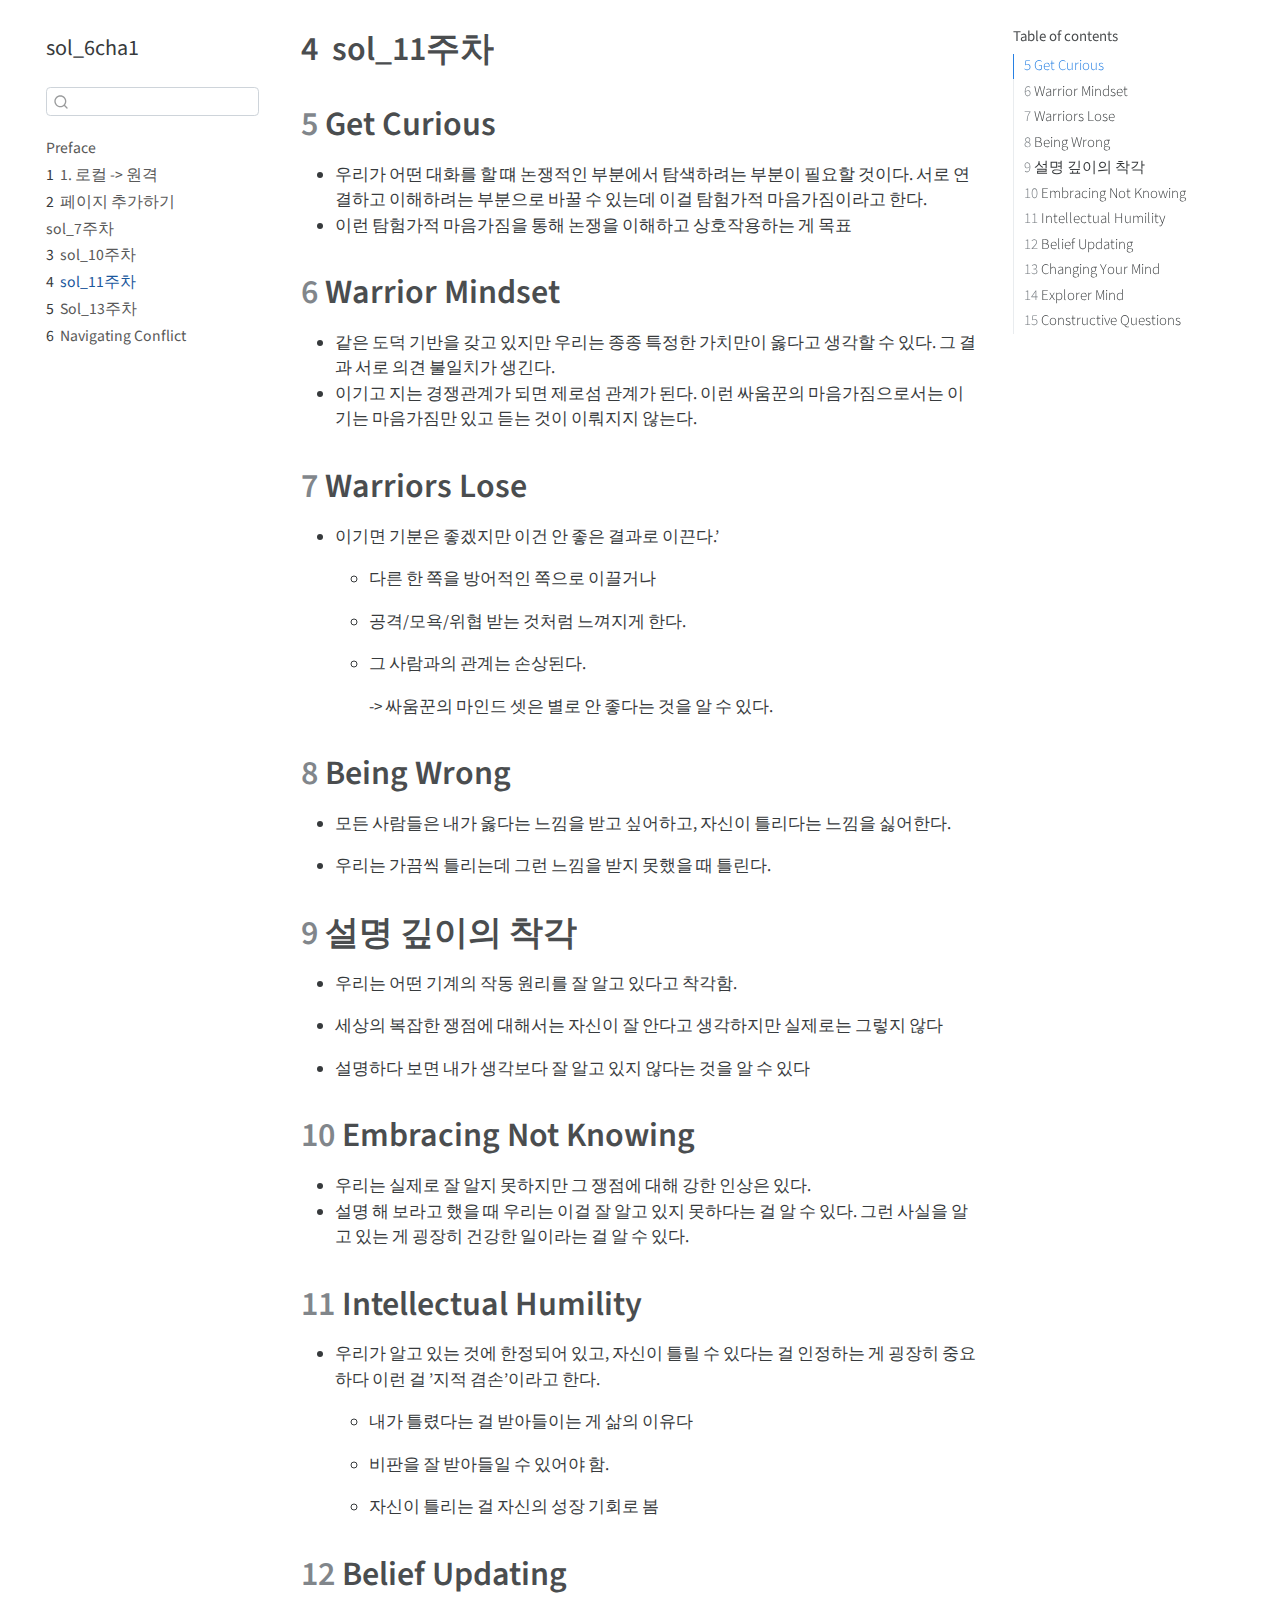
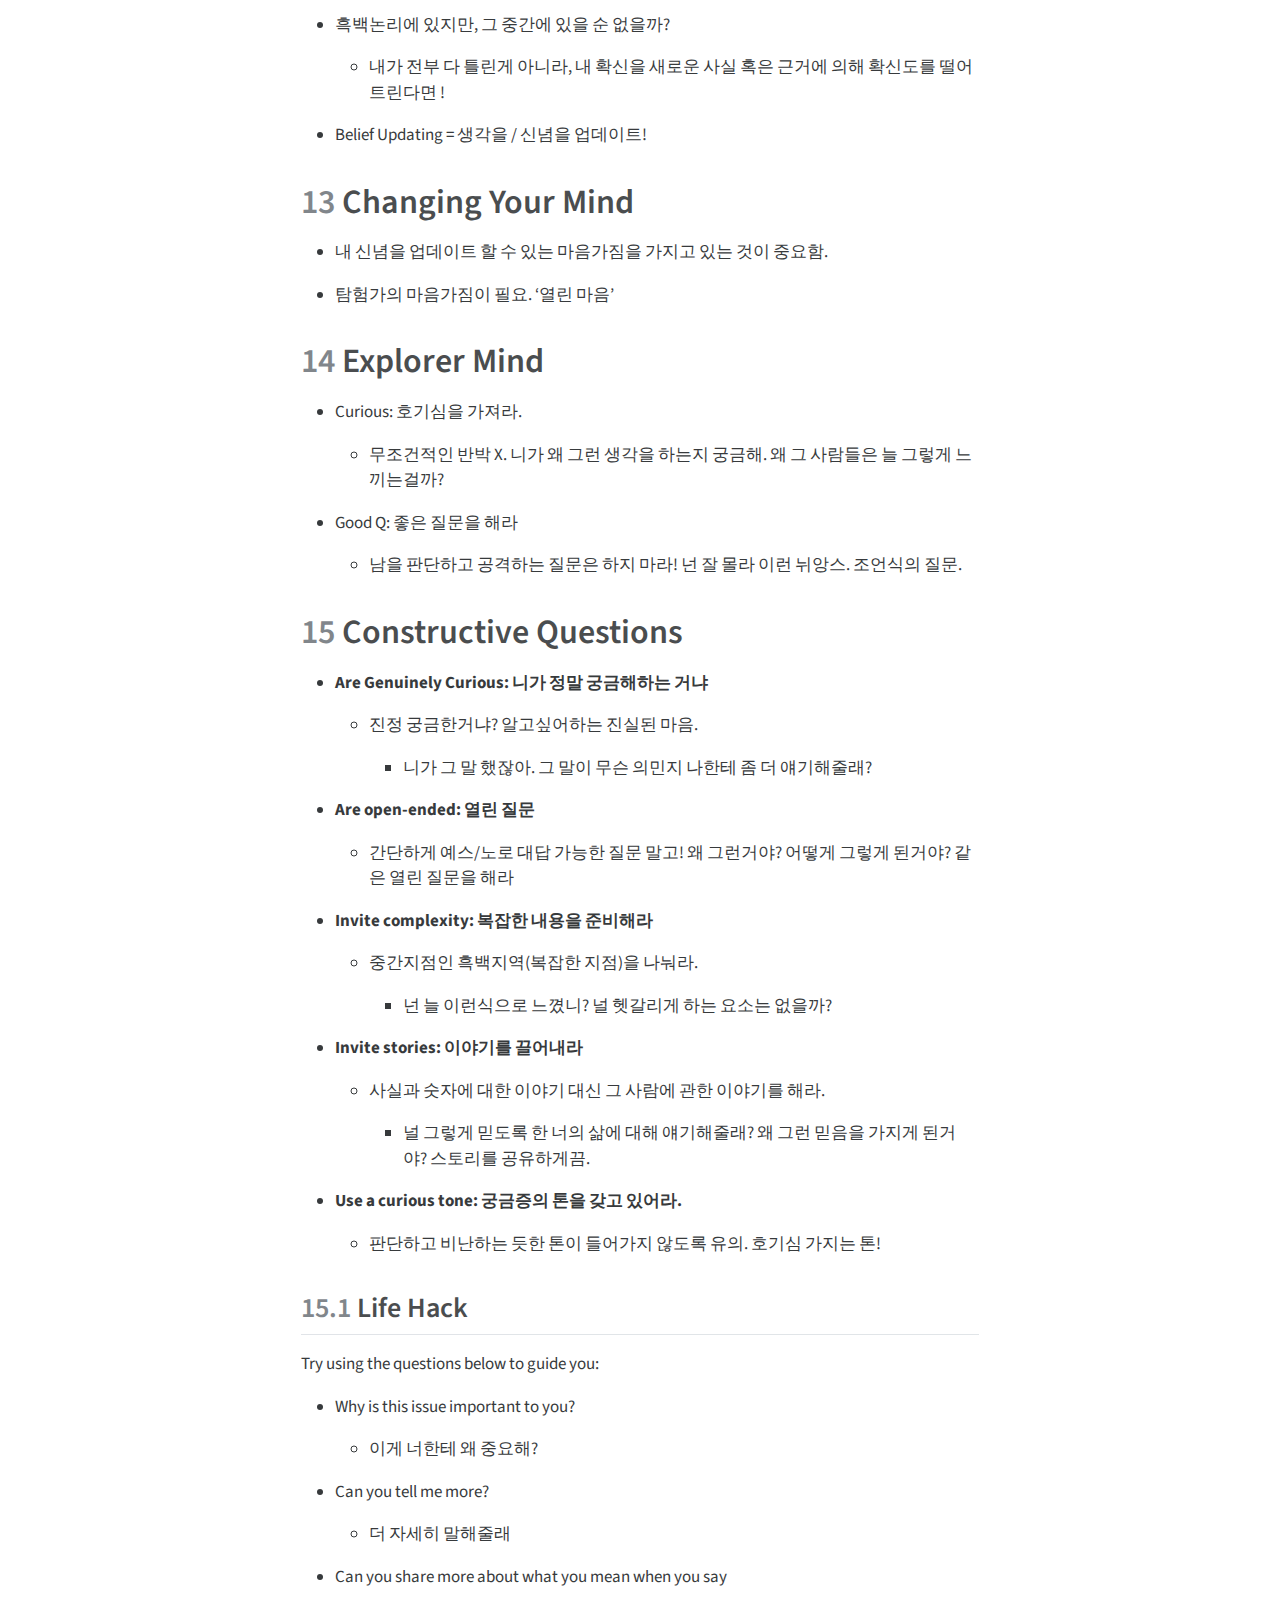
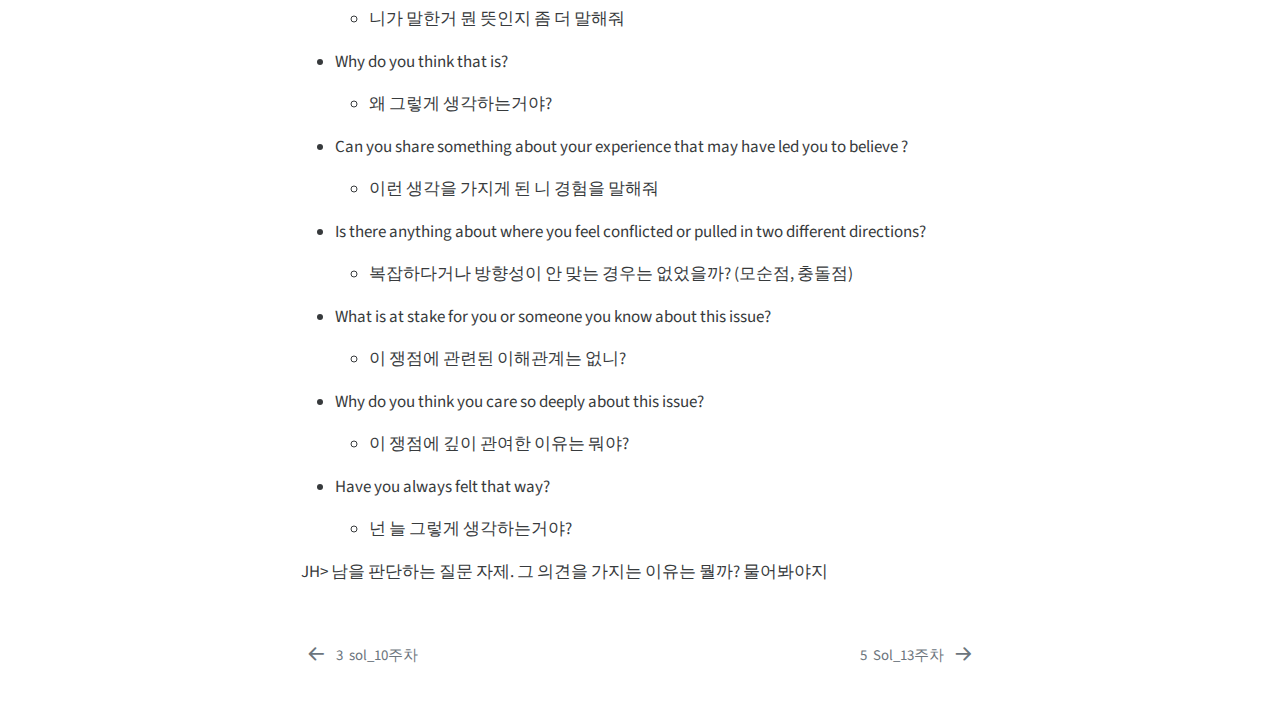
<file: _book/sol_11.html>
<!DOCTYPE html>
<html xmlns="http://www.w3.org/1999/xhtml" lang="en" xml:lang="en"><head>

<meta charset="utf-8">
<meta name="generator" content="quarto-1.3.450">

<meta name="viewport" content="width=device-width, initial-scale=1.0, user-scalable=yes">


<title>sol_6cha1 - 4&nbsp; sol_11주차</title>
<style>
code{white-space: pre-wrap;}
span.smallcaps{font-variant: small-caps;}
div.columns{display: flex; gap: min(4vw, 1.5em);}
div.column{flex: auto; overflow-x: auto;}
div.hanging-indent{margin-left: 1.5em; text-indent: -1.5em;}
ul.task-list{list-style: none;}
ul.task-list li input[type="checkbox"] {
  width: 0.8em;
  margin: 0 0.8em 0.2em -1em; /* quarto-specific, see https://github.com/quarto-dev/quarto-cli/issues/4556 */ 
  vertical-align: middle;
}
</style>


<script src="site_libs/quarto-nav/quarto-nav.js"></script>
<script src="site_libs/quarto-nav/headroom.min.js"></script>
<script src="site_libs/clipboard/clipboard.min.js"></script>
<script src="site_libs/quarto-search/autocomplete.umd.js"></script>
<script src="site_libs/quarto-search/fuse.min.js"></script>
<script src="site_libs/quarto-search/quarto-search.js"></script>
<meta name="quarto:offset" content="./">
<link href="./sOl_13.html" rel="next">
<link href="./sol_10.html" rel="prev">
<script src="site_libs/quarto-html/quarto.js"></script>
<script src="site_libs/quarto-html/popper.min.js"></script>
<script src="site_libs/quarto-html/tippy.umd.min.js"></script>
<script src="site_libs/quarto-html/anchor.min.js"></script>
<link href="site_libs/quarto-html/tippy.css" rel="stylesheet">
<link href="site_libs/quarto-html/quarto-syntax-highlighting.css" rel="stylesheet" id="quarto-text-highlighting-styles">
<script src="site_libs/bootstrap/bootstrap.min.js"></script>
<link href="site_libs/bootstrap/bootstrap-icons.css" rel="stylesheet">
<link href="site_libs/bootstrap/bootstrap.min.css" rel="stylesheet" id="quarto-bootstrap" data-mode="light">
<script id="quarto-search-options" type="application/json">{
  "location": "sidebar",
  "copy-button": false,
  "collapse-after": 3,
  "panel-placement": "start",
  "type": "textbox",
  "limit": 20,
  "language": {
    "search-no-results-text": "No results",
    "search-matching-documents-text": "matching documents",
    "search-copy-link-title": "Copy link to search",
    "search-hide-matches-text": "Hide additional matches",
    "search-more-match-text": "more match in this document",
    "search-more-matches-text": "more matches in this document",
    "search-clear-button-title": "Clear",
    "search-detached-cancel-button-title": "Cancel",
    "search-submit-button-title": "Submit",
    "search-label": "Search"
  }
}</script>


</head>

<body class="nav-sidebar floating">

<div id="quarto-search-results"></div>
  <header id="quarto-header" class="headroom fixed-top">
  <nav class="quarto-secondary-nav">
    <div class="container-fluid d-flex">
      <button type="button" class="quarto-btn-toggle btn" data-bs-toggle="collapse" data-bs-target="#quarto-sidebar,#quarto-sidebar-glass" aria-controls="quarto-sidebar" aria-expanded="false" aria-label="Toggle sidebar navigation" onclick="if (window.quartoToggleHeadroom) { window.quartoToggleHeadroom(); }">
        <i class="bi bi-layout-text-sidebar-reverse"></i>
      </button>
      <nav class="quarto-page-breadcrumbs" aria-label="breadcrumb"><ol class="breadcrumb"><li class="breadcrumb-item"><a href="./sol_11.html"><span class="chapter-number">4</span>&nbsp; <span class="chapter-title">sol_11주차</span></a></li></ol></nav>
      <a class="flex-grow-1" role="button" data-bs-toggle="collapse" data-bs-target="#quarto-sidebar,#quarto-sidebar-glass" aria-controls="quarto-sidebar" aria-expanded="false" aria-label="Toggle sidebar navigation" onclick="if (window.quartoToggleHeadroom) { window.quartoToggleHeadroom(); }">      
      </a>
      <button type="button" class="btn quarto-search-button" aria-label="" onclick="window.quartoOpenSearch();">
        <i class="bi bi-search"></i>
      </button>
    </div>
  </nav>
</header>
<!-- content -->
<div id="quarto-content" class="quarto-container page-columns page-rows-contents page-layout-article">
<!-- sidebar -->
  <nav id="quarto-sidebar" class="sidebar collapse collapse-horizontal sidebar-navigation floating overflow-auto">
    <div class="pt-lg-2 mt-2 text-left sidebar-header">
    <div class="sidebar-title mb-0 py-0">
      <a href="./">sol_6cha1</a> 
    </div>
      </div>
        <div class="mt-2 flex-shrink-0 align-items-center">
        <div class="sidebar-search">
        <div id="quarto-search" class="" title="Search"></div>
        </div>
        </div>
    <div class="sidebar-menu-container"> 
    <ul class="list-unstyled mt-1">
        <li class="sidebar-item">
  <div class="sidebar-item-container"> 
  <a href="./index.html" class="sidebar-item-text sidebar-link">
 <span class="menu-text">Preface</span></a>
  </div>
</li>
        <li class="sidebar-item">
  <div class="sidebar-item-container"> 
  <a href="./intro.html" class="sidebar-item-text sidebar-link">
 <span class="menu-text"><span class="chapter-number">1</span>&nbsp; <span class="chapter-title">1. 로컬 -&gt; 원격</span></span></a>
  </div>
</li>
        <li class="sidebar-item">
  <div class="sidebar-item-container"> 
  <a href="./plusfile.html" class="sidebar-item-text sidebar-link">
 <span class="menu-text"><span class="chapter-number">2</span>&nbsp; <span class="chapter-title">페이지 추가하기</span></span></a>
  </div>
</li>
        <li class="sidebar-item">
  <div class="sidebar-item-container"> 
  <a href="./sol_7.html" class="sidebar-item-text sidebar-link">
 <span class="menu-text">sol_7주차</span></a>
  </div>
</li>
        <li class="sidebar-item">
  <div class="sidebar-item-container"> 
  <a href="./sol_10.html" class="sidebar-item-text sidebar-link">
 <span class="menu-text"><span class="chapter-number">3</span>&nbsp; <span class="chapter-title">sol_10주차</span></span></a>
  </div>
</li>
        <li class="sidebar-item">
  <div class="sidebar-item-container"> 
  <a href="./sol_11.html" class="sidebar-item-text sidebar-link active">
 <span class="menu-text"><span class="chapter-number">4</span>&nbsp; <span class="chapter-title">sol_11주차</span></span></a>
  </div>
</li>
        <li class="sidebar-item">
  <div class="sidebar-item-container"> 
  <a href="./sOl_13.html" class="sidebar-item-text sidebar-link">
 <span class="menu-text"><span class="chapter-number">5</span>&nbsp; <span class="chapter-title">Sol_13주차</span></span></a>
  </div>
</li>
        <li class="sidebar-item">
  <div class="sidebar-item-container"> 
  <a href="./Navigating Conflict.html" class="sidebar-item-text sidebar-link">
 <span class="menu-text"><span class="chapter-number">6</span>&nbsp; <span class="chapter-title">Navigating Conflict</span></span></a>
  </div>
</li>
    </ul>
    </div>
</nav>
<div id="quarto-sidebar-glass" data-bs-toggle="collapse" data-bs-target="#quarto-sidebar,#quarto-sidebar-glass"></div>
<!-- margin-sidebar -->
    <div id="quarto-margin-sidebar" class="sidebar margin-sidebar">
        <nav id="TOC" role="doc-toc" class="toc-active">
    <h2 id="toc-title">Table of contents</h2>
   
  <ul>
  <li><a href="#get-curious" id="toc-get-curious" class="nav-link active" data-scroll-target="#get-curious"><span class="header-section-number">5</span> Get Curious</a></li>
  <li><a href="#warrior-mindset" id="toc-warrior-mindset" class="nav-link" data-scroll-target="#warrior-mindset"><span class="header-section-number">6</span> Warrior Mindset</a></li>
  <li><a href="#warriors-lose" id="toc-warriors-lose" class="nav-link" data-scroll-target="#warriors-lose"><span class="header-section-number">7</span> Warriors Lose</a></li>
  <li><a href="#being-wrong" id="toc-being-wrong" class="nav-link" data-scroll-target="#being-wrong"><span class="header-section-number">8</span> Being Wrong</a></li>
  <li><a href="#설명-깊이의-착각" id="toc-설명-깊이의-착각" class="nav-link" data-scroll-target="#설명-깊이의-착각"><span class="header-section-number">9</span> 설명 깊이의 착각</a></li>
  <li><a href="#embracing-not-knowing" id="toc-embracing-not-knowing" class="nav-link" data-scroll-target="#embracing-not-knowing"><span class="header-section-number">10</span> Embracing Not Knowing</a></li>
  <li><a href="#intellectual-humility" id="toc-intellectual-humility" class="nav-link" data-scroll-target="#intellectual-humility"><span class="header-section-number">11</span> Intellectual Humility</a></li>
  <li><a href="#belief-updating" id="toc-belief-updating" class="nav-link" data-scroll-target="#belief-updating"><span class="header-section-number">12</span> Belief Updating</a></li>
  <li><a href="#changing-your-mind" id="toc-changing-your-mind" class="nav-link" data-scroll-target="#changing-your-mind"><span class="header-section-number">13</span> Changing Your Mind</a></li>
  <li><a href="#explorer-mind" id="toc-explorer-mind" class="nav-link" data-scroll-target="#explorer-mind"><span class="header-section-number">14</span> Explorer Mind</a></li>
  <li><a href="#constructive-questions" id="toc-constructive-questions" class="nav-link" data-scroll-target="#constructive-questions"><span class="header-section-number">15</span> Constructive Questions</a>
  <ul class="collapse">
  <li><a href="#life-hack" id="toc-life-hack" class="nav-link" data-scroll-target="#life-hack"><span class="header-section-number">15.1</span> Life Hack</a></li>
  </ul></li>
  </ul>
</nav>
    </div>
<!-- main -->
<main class="content" id="quarto-document-content">

<header id="title-block-header" class="quarto-title-block default">
<div class="quarto-title">
<h1 class="title"><span class="chapter-number">4</span>&nbsp; <span class="chapter-title">sol_11주차</span></h1>
</div>



<div class="quarto-title-meta">

    
  
    
  </div>
  

</header>

<section id="get-curious" class="level1" data-number="5">
<h1 data-number="5"><span class="header-section-number">5</span> Get Curious</h1>
<ul>
<li>우리가 어떤 대화를 할 떄 논쟁적인 부분에서 탐색하려는 부분이 필요할 것이다. 서로 연결하고 이해하려는 부분으로 바꿀 수 있는데 이걸 탐험가적 마음가짐이라고 한다.</li>
<li>이런 탐험가적 마음가짐을 통해 논쟁을 이해하고 상호작용하는 게 목표</li>
</ul>
</section>
<section id="warrior-mindset" class="level1" data-number="6">
<h1 data-number="6"><span class="header-section-number">6</span> Warrior Mindset</h1>
<ul>
<li>같은 도덕 기반을 갖고 있지만 우리는 종종 특정한 가치만이 옳다고 생각할 수 있다. 그 결과 서로 의견 불일치가 생긴다.</li>
<li>이기고 지는 경쟁관계가 되면 제로섬 관계가 된다. 이런 싸움꾼의 마음가짐으로서는 이기는 마음가짐만 있고 듣는 것이 이뤄지지 않는다.</li>
</ul>
</section>
<section id="warriors-lose" class="level1" data-number="7">
<h1 data-number="7"><span class="header-section-number">7</span> Warriors Lose</h1>
<ul>
<li>이기면 기분은 좋겠지만 이건 안 좋은 결과로 이끈다.’
<ul>
<li><p>다른 한 쪽을 방어적인 쪽으로 이끌거나</p></li>
<li><p>공격/모욕/위협 받는 것처럼 느껴지게 한다.</p></li>
<li><p>그 사람과의 관계는 손상된다.</p>
<p>-&gt; 싸움꾼의 마인드 셋은 별로 안 좋다는 것을 알 수 있다.</p></li>
</ul></li>
</ul>
</section>
<section id="being-wrong" class="level1" data-number="8">
<h1 data-number="8"><span class="header-section-number">8</span> Being Wrong</h1>
<ul>
<li><p>모든 사람들은 내가 옳다는 느낌을 받고 싶어하고, 자신이 틀리다는 느낌을 싫어한다.</p></li>
<li><p>우리는 가끔씩 틀리는데 그런 느낌을 받지 못했을 때 틀린다.</p></li>
</ul>
</section>
<section id="설명-깊이의-착각" class="level1" data-number="9">
<h1 data-number="9"><span class="header-section-number">9</span> 설명 깊이의 착각</h1>
<ul>
<li><p>우리는 어떤 기계의 작동 원리를 잘 알고 있다고 착각함.</p></li>
<li><p>세상의 복잡한 쟁점에 대해서는 자신이 잘 안다고 생각하지만 실제로는 그렇지 않다</p></li>
<li><p>설명하다 보면 내가 생각보다 잘 알고 있지 않다는 것을 알 수 있다</p></li>
</ul>
</section>
<section id="embracing-not-knowing" class="level1" data-number="10">
<h1 data-number="10"><span class="header-section-number">10</span> Embracing Not Knowing</h1>
<ul>
<li>우리는 실제로 잘 알지 못하지만 그 쟁점에 대해 강한 인상은 있다.</li>
<li>설명 해 보라고 했을 때 우리는 이걸 잘 알고 있지 못하다는 걸 알 수 있다. 그런 사실을 알고 있는 게 굉장히 건강한 일이라는 걸 알 수 있다.</li>
</ul>
</section>
<section id="intellectual-humility" class="level1" data-number="11">
<h1 data-number="11"><span class="header-section-number">11</span> Intellectual Humility</h1>
<ul>
<li>우리가 알고 있는 것에 한정되어 있고, 자신이 틀릴 수 있다는 걸 인정하는 게 굉장히 중요하다 이런 걸 ’지적 겸손’이라고 한다.
<ul>
<li><p>내가 틀렸다는 걸 받아들이는 게 삶의 이유다</p></li>
<li><p>비판을 잘 받아들일 수 있어야 함.</p></li>
<li><p>자신이 틀리는 걸 자신의 성장 기회로 봄</p></li>
</ul></li>
</ul>
</section>
<section id="belief-updating" class="level1" data-number="12">
<h1 data-number="12"><span class="header-section-number">12</span> Belief Updating</h1>
<ul>
<li><p>흑백논리에 있지만, 그 중간에 있을 순 없을까?</p>
<ul>
<li>내가 전부 다 틀린게 아니라, 내 확신을 새로운 사실 혹은 근거에 의해 확신도를 떨어트린다면 !</li>
</ul></li>
<li><p>Belief Updating = 생각을 / 신념을 업데이트!</p></li>
</ul>
</section>
<section id="changing-your-mind" class="level1" data-number="13">
<h1 data-number="13"><span class="header-section-number">13</span> Changing Your Mind</h1>
<ul>
<li><p>내 신념을 업데이트 할 수 있는 마음가짐을 가지고 있는 것이 중요함.</p></li>
<li><p>탐험가의 마음가짐이 필요. ‘열린 마음’</p></li>
</ul>
</section>
<section id="explorer-mind" class="level1" data-number="14">
<h1 data-number="14"><span class="header-section-number">14</span> Explorer Mind</h1>
<ul>
<li><p>Curious: 호기심을 가져라.</p>
<ul>
<li>무조건적인 반박 X. 니가 왜 그런 생각을 하는지 궁금해. 왜 그 사람들은 늘 그렇게 느끼는걸까?</li>
</ul></li>
<li><p>Good Q: 좋은 질문을 해라</p>
<ul>
<li>남을 판단하고 공격하는 질문은 하지 마라! 넌 잘 몰라 이런 뉘앙스. 조언식의 질문.</li>
</ul></li>
</ul>
</section>
<section id="constructive-questions" class="level1" data-number="15">
<h1 data-number="15"><span class="header-section-number">15</span> Constructive Questions</h1>
<ul>
<li><p><strong>Are Genuinely Curious: 니가 정말 궁금해하는 거냐</strong></p>
<ul>
<li><p>진정 궁금한거냐? 알고싶어하는 진실된 마음.</p>
<ul>
<li>니가 그 말 했잖아. 그 말이 무슨 의민지 나한테 좀 더 얘기해줄래?</li>
</ul></li>
</ul></li>
<li><p><strong>Are open-ended: 열린 질문</strong></p>
<ul>
<li>간단하게 예스/노로 대답 가능한 질문 말고! 왜 그런거야? 어떻게 그렇게 된거야? 같은 열린 질문을 해라</li>
</ul></li>
<li><p><strong>Invite complexity: 복잡한 내용을 준비해라</strong></p>
<ul>
<li><p>중간지점인 흑백지역(복잡한 지점)을 나눠라.</p>
<ul>
<li>넌 늘 이런식으로 느꼈니? 널 헷갈리게 하는 요소는 없을까?</li>
</ul></li>
</ul></li>
<li><p><strong>Invite stories: 이야기를 끌어내라</strong></p>
<ul>
<li><p>사실과 숫자에 대한 이야기 대신 그 사람에 관한 이야기를 해라.</p>
<ul>
<li>널 그렇게 믿도록 한 너의 삶에 대해 얘기해줄래? 왜 그런 믿음을 가지게 된거야? 스토리를 공유하게끔.</li>
</ul></li>
</ul></li>
<li><p><strong>Use a curious tone: 궁금증의 톤을 갖고 있어라.</strong></p>
<ul>
<li>판단하고 비난하는 듯한 톤이 들어가지 않도록 유의. 호기심 가지는 톤!</li>
</ul></li>
</ul>
<section id="life-hack" class="level2" data-number="15.1">
<h2 data-number="15.1" class="anchored" data-anchor-id="life-hack"><span class="header-section-number">15.1</span> Life Hack</h2>
<p>Try using the questions below to guide you:</p>
<ul>
<li><p>Why is this issue important to you?</p>
<ul>
<li>이게 너한테 왜 중요해?</li>
</ul></li>
<li><p>Can you tell me more?</p>
<ul>
<li>더 자세히 말해줄래</li>
</ul></li>
<li><p>Can you share more about what you mean when you say</p>
<ul>
<li>니가 말한거 뭔 뜻인지 좀 더 말해줘</li>
</ul></li>
<li><p>Why do you think that is?</p>
<ul>
<li>왜 그렇게 생각하는거야?</li>
</ul></li>
<li><p>Can you share something about your experience that may have led you to believe ?</p>
<ul>
<li>이런 생각을 가지게 된 니 경험을 말해줘</li>
</ul></li>
<li><p>Is there anything about where you feel conflicted or pulled in two different directions?</p>
<ul>
<li>복잡하다거나 방향성이 안 맞는 경우는 없었을까? (모순점, 충돌점)</li>
</ul></li>
<li><p>What is at stake for you or someone you know about this issue?</p>
<ul>
<li>이 쟁점에 관련된 이해관계는 없니?</li>
</ul></li>
<li><p>Why do you think you care so deeply about this issue?</p>
<ul>
<li>이 쟁점에 깊이 관여한 이유는 뭐야?</li>
</ul></li>
<li><p>Have you always felt that way?</p>
<ul>
<li>넌 늘 그렇게 생각하는거야?</li>
</ul></li>
</ul>
<p>JH&gt; 남을 판단하는 질문 자제. 그 의견을 가지는 이유는 뭘까? 물어봐야지</p>


</section>
</section>

</main> <!-- /main -->
<script id="quarto-html-after-body" type="application/javascript">
window.document.addEventListener("DOMContentLoaded", function (event) {
  const toggleBodyColorMode = (bsSheetEl) => {
    const mode = bsSheetEl.getAttribute("data-mode");
    const bodyEl = window.document.querySelector("body");
    if (mode === "dark") {
      bodyEl.classList.add("quarto-dark");
      bodyEl.classList.remove("quarto-light");
    } else {
      bodyEl.classList.add("quarto-light");
      bodyEl.classList.remove("quarto-dark");
    }
  }
  const toggleBodyColorPrimary = () => {
    const bsSheetEl = window.document.querySelector("link#quarto-bootstrap");
    if (bsSheetEl) {
      toggleBodyColorMode(bsSheetEl);
    }
  }
  toggleBodyColorPrimary();  
  const icon = "";
  const anchorJS = new window.AnchorJS();
  anchorJS.options = {
    placement: 'right',
    icon: icon
  };
  anchorJS.add('.anchored');
  const isCodeAnnotation = (el) => {
    for (const clz of el.classList) {
      if (clz.startsWith('code-annotation-')) {                     
        return true;
      }
    }
    return false;
  }
  const clipboard = new window.ClipboardJS('.code-copy-button', {
    text: function(trigger) {
      const codeEl = trigger.previousElementSibling.cloneNode(true);
      for (const childEl of codeEl.children) {
        if (isCodeAnnotation(childEl)) {
          childEl.remove();
        }
      }
      return codeEl.innerText;
    }
  });
  clipboard.on('success', function(e) {
    // button target
    const button = e.trigger;
    // don't keep focus
    button.blur();
    // flash "checked"
    button.classList.add('code-copy-button-checked');
    var currentTitle = button.getAttribute("title");
    button.setAttribute("title", "Copied!");
    let tooltip;
    if (window.bootstrap) {
      button.setAttribute("data-bs-toggle", "tooltip");
      button.setAttribute("data-bs-placement", "left");
      button.setAttribute("data-bs-title", "Copied!");
      tooltip = new bootstrap.Tooltip(button, 
        { trigger: "manual", 
          customClass: "code-copy-button-tooltip",
          offset: [0, -8]});
      tooltip.show();    
    }
    setTimeout(function() {
      if (tooltip) {
        tooltip.hide();
        button.removeAttribute("data-bs-title");
        button.removeAttribute("data-bs-toggle");
        button.removeAttribute("data-bs-placement");
      }
      button.setAttribute("title", currentTitle);
      button.classList.remove('code-copy-button-checked');
    }, 1000);
    // clear code selection
    e.clearSelection();
  });
  function tippyHover(el, contentFn) {
    const config = {
      allowHTML: true,
      content: contentFn,
      maxWidth: 500,
      delay: 100,
      arrow: false,
      appendTo: function(el) {
          return el.parentElement;
      },
      interactive: true,
      interactiveBorder: 10,
      theme: 'quarto',
      placement: 'bottom-start'
    };
    window.tippy(el, config); 
  }
  const noterefs = window.document.querySelectorAll('a[role="doc-noteref"]');
  for (var i=0; i<noterefs.length; i++) {
    const ref = noterefs[i];
    tippyHover(ref, function() {
      // use id or data attribute instead here
      let href = ref.getAttribute('data-footnote-href') || ref.getAttribute('href');
      try { href = new URL(href).hash; } catch {}
      const id = href.replace(/^#\/?/, "");
      const note = window.document.getElementById(id);
      return note.innerHTML;
    });
  }
      let selectedAnnoteEl;
      const selectorForAnnotation = ( cell, annotation) => {
        let cellAttr = 'data-code-cell="' + cell + '"';
        let lineAttr = 'data-code-annotation="' +  annotation + '"';
        const selector = 'span[' + cellAttr + '][' + lineAttr + ']';
        return selector;
      }
      const selectCodeLines = (annoteEl) => {
        const doc = window.document;
        const targetCell = annoteEl.getAttribute("data-target-cell");
        const targetAnnotation = annoteEl.getAttribute("data-target-annotation");
        const annoteSpan = window.document.querySelector(selectorForAnnotation(targetCell, targetAnnotation));
        const lines = annoteSpan.getAttribute("data-code-lines").split(",");
        const lineIds = lines.map((line) => {
          return targetCell + "-" + line;
        })
        let top = null;
        let height = null;
        let parent = null;
        if (lineIds.length > 0) {
            //compute the position of the single el (top and bottom and make a div)
            const el = window.document.getElementById(lineIds[0]);
            top = el.offsetTop;
            height = el.offsetHeight;
            parent = el.parentElement.parentElement;
          if (lineIds.length > 1) {
            const lastEl = window.document.getElementById(lineIds[lineIds.length - 1]);
            const bottom = lastEl.offsetTop + lastEl.offsetHeight;
            height = bottom - top;
          }
          if (top !== null && height !== null && parent !== null) {
            // cook up a div (if necessary) and position it 
            let div = window.document.getElementById("code-annotation-line-highlight");
            if (div === null) {
              div = window.document.createElement("div");
              div.setAttribute("id", "code-annotation-line-highlight");
              div.style.position = 'absolute';
              parent.appendChild(div);
            }
            div.style.top = top - 2 + "px";
            div.style.height = height + 4 + "px";
            let gutterDiv = window.document.getElementById("code-annotation-line-highlight-gutter");
            if (gutterDiv === null) {
              gutterDiv = window.document.createElement("div");
              gutterDiv.setAttribute("id", "code-annotation-line-highlight-gutter");
              gutterDiv.style.position = 'absolute';
              const codeCell = window.document.getElementById(targetCell);
              const gutter = codeCell.querySelector('.code-annotation-gutter');
              gutter.appendChild(gutterDiv);
            }
            gutterDiv.style.top = top - 2 + "px";
            gutterDiv.style.height = height + 4 + "px";
          }
          selectedAnnoteEl = annoteEl;
        }
      };
      const unselectCodeLines = () => {
        const elementsIds = ["code-annotation-line-highlight", "code-annotation-line-highlight-gutter"];
        elementsIds.forEach((elId) => {
          const div = window.document.getElementById(elId);
          if (div) {
            div.remove();
          }
        });
        selectedAnnoteEl = undefined;
      };
      // Attach click handler to the DT
      const annoteDls = window.document.querySelectorAll('dt[data-target-cell]');
      for (const annoteDlNode of annoteDls) {
        annoteDlNode.addEventListener('click', (event) => {
          const clickedEl = event.target;
          if (clickedEl !== selectedAnnoteEl) {
            unselectCodeLines();
            const activeEl = window.document.querySelector('dt[data-target-cell].code-annotation-active');
            if (activeEl) {
              activeEl.classList.remove('code-annotation-active');
            }
            selectCodeLines(clickedEl);
            clickedEl.classList.add('code-annotation-active');
          } else {
            // Unselect the line
            unselectCodeLines();
            clickedEl.classList.remove('code-annotation-active');
          }
        });
      }
  const findCites = (el) => {
    const parentEl = el.parentElement;
    if (parentEl) {
      const cites = parentEl.dataset.cites;
      if (cites) {
        return {
          el,
          cites: cites.split(' ')
        };
      } else {
        return findCites(el.parentElement)
      }
    } else {
      return undefined;
    }
  };
  var bibliorefs = window.document.querySelectorAll('a[role="doc-biblioref"]');
  for (var i=0; i<bibliorefs.length; i++) {
    const ref = bibliorefs[i];
    const citeInfo = findCites(ref);
    if (citeInfo) {
      tippyHover(citeInfo.el, function() {
        var popup = window.document.createElement('div');
        citeInfo.cites.forEach(function(cite) {
          var citeDiv = window.document.createElement('div');
          citeDiv.classList.add('hanging-indent');
          citeDiv.classList.add('csl-entry');
          var biblioDiv = window.document.getElementById('ref-' + cite);
          if (biblioDiv) {
            citeDiv.innerHTML = biblioDiv.innerHTML;
          }
          popup.appendChild(citeDiv);
        });
        return popup.innerHTML;
      });
    }
  }
});
</script>
<nav class="page-navigation">
  <div class="nav-page nav-page-previous">
      <a href="./sol_10.html" class="pagination-link">
        <i class="bi bi-arrow-left-short"></i> <span class="nav-page-text"><span class="chapter-number">3</span>&nbsp; <span class="chapter-title">sol_10주차</span></span>
      </a>          
  </div>
  <div class="nav-page nav-page-next">
      <a href="./sOl_13.html" class="pagination-link">
        <span class="nav-page-text"><span class="chapter-number">5</span>&nbsp; <span class="chapter-title">Sol_13주차</span></span> <i class="bi bi-arrow-right-short"></i>
      </a>
  </div>
</nav>
</div> <!-- /content -->



</body></html>
</file>
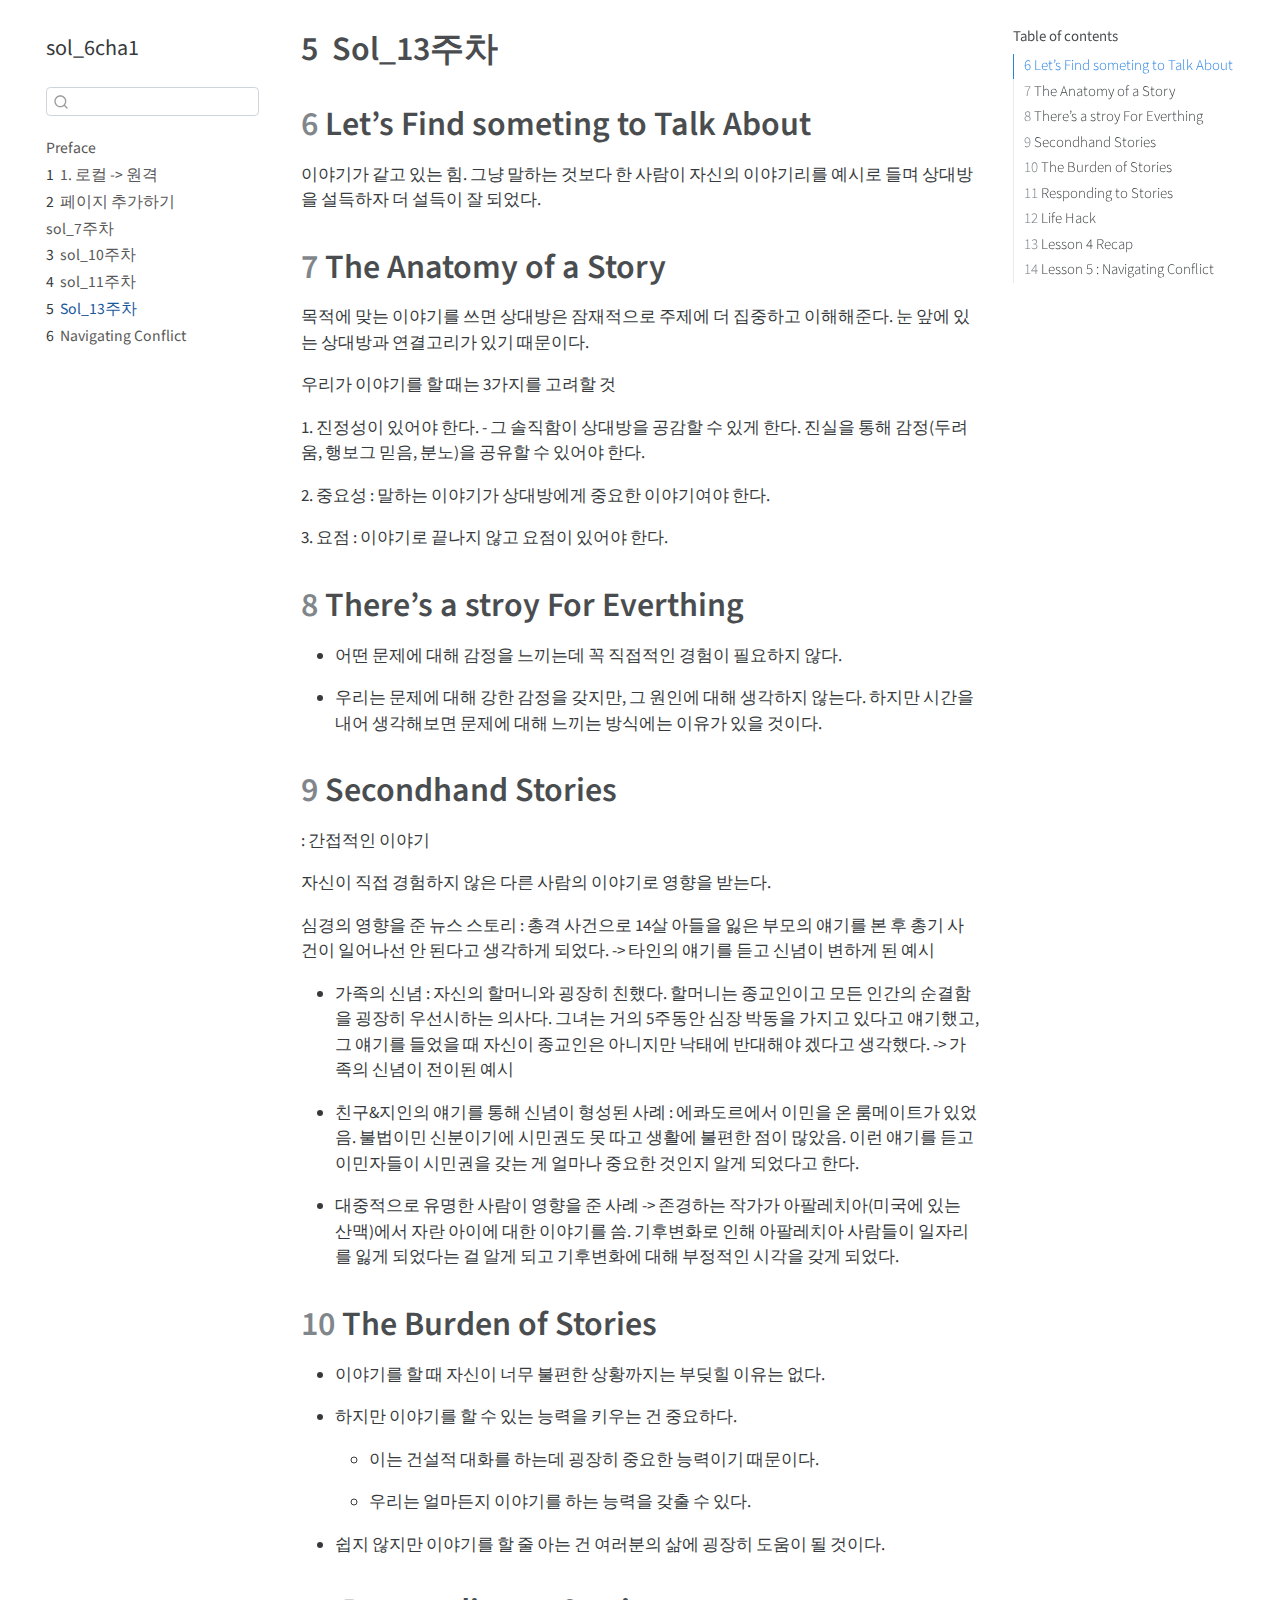
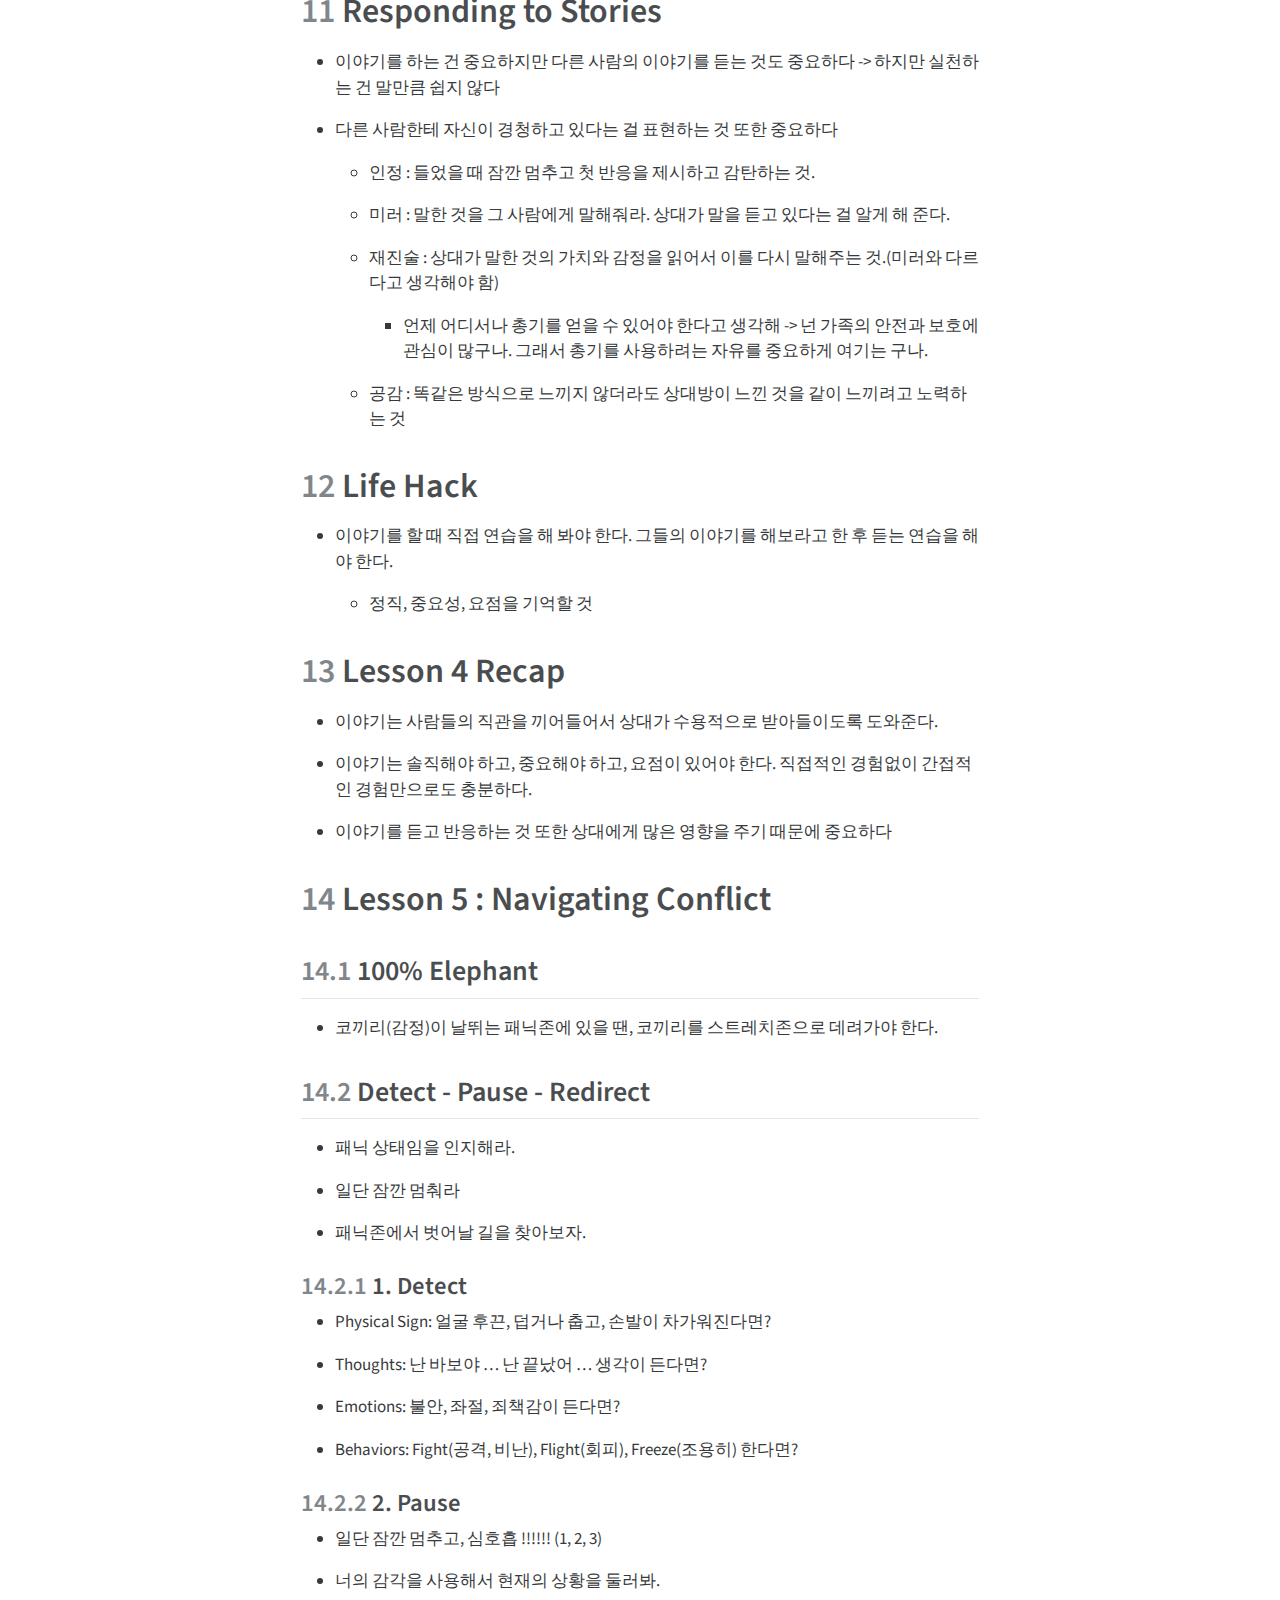
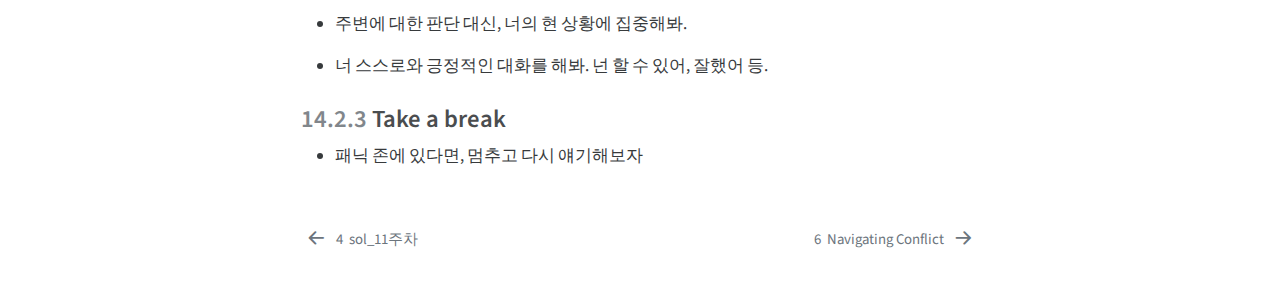
<file: _book/sOl_13.html>
<!DOCTYPE html>
<html xmlns="http://www.w3.org/1999/xhtml" lang="en" xml:lang="en"><head>

<meta charset="utf-8">
<meta name="generator" content="quarto-1.3.450">

<meta name="viewport" content="width=device-width, initial-scale=1.0, user-scalable=yes">


<title>sol_6cha1 - 5&nbsp; Sol_13주차</title>
<style>
code{white-space: pre-wrap;}
span.smallcaps{font-variant: small-caps;}
div.columns{display: flex; gap: min(4vw, 1.5em);}
div.column{flex: auto; overflow-x: auto;}
div.hanging-indent{margin-left: 1.5em; text-indent: -1.5em;}
ul.task-list{list-style: none;}
ul.task-list li input[type="checkbox"] {
  width: 0.8em;
  margin: 0 0.8em 0.2em -1em; /* quarto-specific, see https://github.com/quarto-dev/quarto-cli/issues/4556 */ 
  vertical-align: middle;
}
</style>


<script src="site_libs/quarto-nav/quarto-nav.js"></script>
<script src="site_libs/quarto-nav/headroom.min.js"></script>
<script src="site_libs/clipboard/clipboard.min.js"></script>
<script src="site_libs/quarto-search/autocomplete.umd.js"></script>
<script src="site_libs/quarto-search/fuse.min.js"></script>
<script src="site_libs/quarto-search/quarto-search.js"></script>
<meta name="quarto:offset" content="./">
<link href="./Navigating Conflict.html" rel="next">
<link href="./sol_11.html" rel="prev">
<script src="site_libs/quarto-html/quarto.js"></script>
<script src="site_libs/quarto-html/popper.min.js"></script>
<script src="site_libs/quarto-html/tippy.umd.min.js"></script>
<script src="site_libs/quarto-html/anchor.min.js"></script>
<link href="site_libs/quarto-html/tippy.css" rel="stylesheet">
<link href="site_libs/quarto-html/quarto-syntax-highlighting.css" rel="stylesheet" id="quarto-text-highlighting-styles">
<script src="site_libs/bootstrap/bootstrap.min.js"></script>
<link href="site_libs/bootstrap/bootstrap-icons.css" rel="stylesheet">
<link href="site_libs/bootstrap/bootstrap.min.css" rel="stylesheet" id="quarto-bootstrap" data-mode="light">
<script id="quarto-search-options" type="application/json">{
  "location": "sidebar",
  "copy-button": false,
  "collapse-after": 3,
  "panel-placement": "start",
  "type": "textbox",
  "limit": 20,
  "language": {
    "search-no-results-text": "No results",
    "search-matching-documents-text": "matching documents",
    "search-copy-link-title": "Copy link to search",
    "search-hide-matches-text": "Hide additional matches",
    "search-more-match-text": "more match in this document",
    "search-more-matches-text": "more matches in this document",
    "search-clear-button-title": "Clear",
    "search-detached-cancel-button-title": "Cancel",
    "search-submit-button-title": "Submit",
    "search-label": "Search"
  }
}</script>


</head>

<body class="nav-sidebar floating">

<div id="quarto-search-results"></div>
  <header id="quarto-header" class="headroom fixed-top">
  <nav class="quarto-secondary-nav">
    <div class="container-fluid d-flex">
      <button type="button" class="quarto-btn-toggle btn" data-bs-toggle="collapse" data-bs-target="#quarto-sidebar,#quarto-sidebar-glass" aria-controls="quarto-sidebar" aria-expanded="false" aria-label="Toggle sidebar navigation" onclick="if (window.quartoToggleHeadroom) { window.quartoToggleHeadroom(); }">
        <i class="bi bi-layout-text-sidebar-reverse"></i>
      </button>
      <nav class="quarto-page-breadcrumbs" aria-label="breadcrumb"><ol class="breadcrumb"><li class="breadcrumb-item"><a href="./sOl_13.html"><span class="chapter-number">5</span>&nbsp; <span class="chapter-title">Sol_13주차</span></a></li></ol></nav>
      <a class="flex-grow-1" role="button" data-bs-toggle="collapse" data-bs-target="#quarto-sidebar,#quarto-sidebar-glass" aria-controls="quarto-sidebar" aria-expanded="false" aria-label="Toggle sidebar navigation" onclick="if (window.quartoToggleHeadroom) { window.quartoToggleHeadroom(); }">      
      </a>
      <button type="button" class="btn quarto-search-button" aria-label="" onclick="window.quartoOpenSearch();">
        <i class="bi bi-search"></i>
      </button>
    </div>
  </nav>
</header>
<!-- content -->
<div id="quarto-content" class="quarto-container page-columns page-rows-contents page-layout-article">
<!-- sidebar -->
  <nav id="quarto-sidebar" class="sidebar collapse collapse-horizontal sidebar-navigation floating overflow-auto">
    <div class="pt-lg-2 mt-2 text-left sidebar-header">
    <div class="sidebar-title mb-0 py-0">
      <a href="./">sol_6cha1</a> 
    </div>
      </div>
        <div class="mt-2 flex-shrink-0 align-items-center">
        <div class="sidebar-search">
        <div id="quarto-search" class="" title="Search"></div>
        </div>
        </div>
    <div class="sidebar-menu-container"> 
    <ul class="list-unstyled mt-1">
        <li class="sidebar-item">
  <div class="sidebar-item-container"> 
  <a href="./index.html" class="sidebar-item-text sidebar-link">
 <span class="menu-text">Preface</span></a>
  </div>
</li>
        <li class="sidebar-item">
  <div class="sidebar-item-container"> 
  <a href="./intro.html" class="sidebar-item-text sidebar-link">
 <span class="menu-text"><span class="chapter-number">1</span>&nbsp; <span class="chapter-title">1. 로컬 -&gt; 원격</span></span></a>
  </div>
</li>
        <li class="sidebar-item">
  <div class="sidebar-item-container"> 
  <a href="./plusfile.html" class="sidebar-item-text sidebar-link">
 <span class="menu-text"><span class="chapter-number">2</span>&nbsp; <span class="chapter-title">페이지 추가하기</span></span></a>
  </div>
</li>
        <li class="sidebar-item">
  <div class="sidebar-item-container"> 
  <a href="./sol_7.html" class="sidebar-item-text sidebar-link">
 <span class="menu-text">sol_7주차</span></a>
  </div>
</li>
        <li class="sidebar-item">
  <div class="sidebar-item-container"> 
  <a href="./sol_10.html" class="sidebar-item-text sidebar-link">
 <span class="menu-text"><span class="chapter-number">3</span>&nbsp; <span class="chapter-title">sol_10주차</span></span></a>
  </div>
</li>
        <li class="sidebar-item">
  <div class="sidebar-item-container"> 
  <a href="./sol_11.html" class="sidebar-item-text sidebar-link">
 <span class="menu-text"><span class="chapter-number">4</span>&nbsp; <span class="chapter-title">sol_11주차</span></span></a>
  </div>
</li>
        <li class="sidebar-item">
  <div class="sidebar-item-container"> 
  <a href="./sOl_13.html" class="sidebar-item-text sidebar-link active">
 <span class="menu-text"><span class="chapter-number">5</span>&nbsp; <span class="chapter-title">Sol_13주차</span></span></a>
  </div>
</li>
        <li class="sidebar-item">
  <div class="sidebar-item-container"> 
  <a href="./Navigating Conflict.html" class="sidebar-item-text sidebar-link">
 <span class="menu-text"><span class="chapter-number">6</span>&nbsp; <span class="chapter-title">Navigating Conflict</span></span></a>
  </div>
</li>
    </ul>
    </div>
</nav>
<div id="quarto-sidebar-glass" data-bs-toggle="collapse" data-bs-target="#quarto-sidebar,#quarto-sidebar-glass"></div>
<!-- margin-sidebar -->
    <div id="quarto-margin-sidebar" class="sidebar margin-sidebar">
        <nav id="TOC" role="doc-toc" class="toc-active">
    <h2 id="toc-title">Table of contents</h2>
   
  <ul>
  <li><a href="#lets-find-someting-to-talk-about" id="toc-lets-find-someting-to-talk-about" class="nav-link active" data-scroll-target="#lets-find-someting-to-talk-about"><span class="header-section-number">6</span> Let’s Find someting to Talk About</a></li>
  <li><a href="#the-anatomy-of-a-story" id="toc-the-anatomy-of-a-story" class="nav-link" data-scroll-target="#the-anatomy-of-a-story"><span class="header-section-number">7</span> The Anatomy of a Story</a></li>
  <li><a href="#theres-a-stroy-for-everthing" id="toc-theres-a-stroy-for-everthing" class="nav-link" data-scroll-target="#theres-a-stroy-for-everthing"><span class="header-section-number">8</span> There’s a stroy For Everthing</a></li>
  <li><a href="#secondhand-stories" id="toc-secondhand-stories" class="nav-link" data-scroll-target="#secondhand-stories"><span class="header-section-number">9</span> Secondhand Stories</a></li>
  <li><a href="#the-burden-of-stories" id="toc-the-burden-of-stories" class="nav-link" data-scroll-target="#the-burden-of-stories"><span class="header-section-number">10</span> The Burden of Stories</a></li>
  <li><a href="#responding-to-stories" id="toc-responding-to-stories" class="nav-link" data-scroll-target="#responding-to-stories"><span class="header-section-number">11</span> Responding to Stories</a></li>
  <li><a href="#life-hack" id="toc-life-hack" class="nav-link" data-scroll-target="#life-hack"><span class="header-section-number">12</span> Life Hack</a></li>
  <li><a href="#lesson-4-recap" id="toc-lesson-4-recap" class="nav-link" data-scroll-target="#lesson-4-recap"><span class="header-section-number">13</span> Lesson 4 Recap</a></li>
  <li><a href="#lesson-5-navigating-conflict" id="toc-lesson-5-navigating-conflict" class="nav-link" data-scroll-target="#lesson-5-navigating-conflict"><span class="header-section-number">14</span> Lesson 5 : Navigating Conflict</a>
  <ul class="collapse">
  <li><a href="#elephant" id="toc-elephant" class="nav-link" data-scroll-target="#elephant"><span class="header-section-number">14.1</span> 100% Elephant</a></li>
  <li><a href="#detect---pause---redirect" id="toc-detect---pause---redirect" class="nav-link" data-scroll-target="#detect---pause---redirect"><span class="header-section-number">14.2</span> Detect - Pause - Redirect</a>
  <ul class="collapse">
  <li><a href="#detect" id="toc-detect" class="nav-link" data-scroll-target="#detect"><span class="header-section-number">14.2.1</span> 1. Detect</a></li>
  <li><a href="#pause" id="toc-pause" class="nav-link" data-scroll-target="#pause"><span class="header-section-number">14.2.2</span> 2. Pause</a></li>
  <li><a href="#take-a-break" id="toc-take-a-break" class="nav-link" data-scroll-target="#take-a-break"><span class="header-section-number">14.2.3</span> Take a break</a></li>
  </ul></li>
  </ul></li>
  </ul>
</nav>
    </div>
<!-- main -->
<main class="content" id="quarto-document-content">

<header id="title-block-header" class="quarto-title-block default">
<div class="quarto-title">
<h1 class="title"><span class="chapter-number">5</span>&nbsp; <span class="chapter-title">Sol_13주차</span></h1>
</div>



<div class="quarto-title-meta">

    
  
    
  </div>
  

</header>

<section id="lets-find-someting-to-talk-about" class="level1" data-number="6">
<h1 data-number="6"><span class="header-section-number">6</span> Let’s Find someting to Talk About</h1>
<p>이야기가 같고 있는 힘. 그냥 말하는 것보다 한 사람이 자신의 이야기리를 예시로 들며 상대방을 설득하자 더 설득이 잘 되었다.</p>
</section>
<section id="the-anatomy-of-a-story" class="level1" data-number="7">
<h1 data-number="7"><span class="header-section-number">7</span> The Anatomy of a Story</h1>
<p>목적에 맞는 이야기를 쓰면 상대방은 잠재적으로 주제에 더 집중하고 이해해준다. 눈 앞에 있는 상대방과 연결고리가 있기 때문이다.</p>
<p>우리가 이야기를 할 때는 3가지를 고려할 것</p>
<p>1. 진정성이 있어야 한다. - 그 솔직함이 상대방을 공감할 수 있게 한다. 진실을 통해 감정(두려움, 행보그 믿음, 분노)을 공유할 수 있어야 한다.</p>
<p>2. 중요성 : 말하는 이야기가 상대방에게 중요한 이야기여야 한다.</p>
<p>3. 요점 : 이야기로 끝나지 않고 요점이 있어야 한다.</p>
</section>
<section id="theres-a-stroy-for-everthing" class="level1" data-number="8">
<h1 data-number="8"><span class="header-section-number">8</span> There’s a stroy For Everthing</h1>
<ul>
<li>어떤 문제에 대해 감정을 느끼는데 꼭 직접적인 경험이 필요하지 않다.</li>
</ul>
<!-- -->
<ul>
<li>우리는 문제에 대해 강한 감정을 갖지만, 그 원인에 대해 생각하지 않는다. 하지만 시간을 내어 생각해보면 문제에 대해 느끼는 방식에는 이유가 있을 것이다.</li>
</ul>
</section>
<section id="secondhand-stories" class="level1" data-number="9">
<h1 data-number="9"><span class="header-section-number">9</span> Secondhand Stories</h1>
<p>: 간접적인 이야기</p>
<p>자신이 직접 경험하지 않은 다른 사람의 이야기로 영향을 받는다.</p>
<p>심경의 영향을 준 뉴스 스토리 : 총격 사건으로 14살 아들을 잃은 부모의 얘기를 본 후 총기 사건이 일어나선 안 된다고 생각하게 되었다. -&gt; 타인의 얘기를 듣고 신념이 변하게 된 예시</p>
<ul>
<li><p>가족의 신념 : 자신의 할머니와 굉장히 친했다. 할머니는 종교인이고 모든 인간의 순결함을 굉장히 우선시하는 의사다. 그녀는 거의 5주동안 심장 박동을 가지고 있다고 얘기했고, 그 얘기를 들었을 때 자신이 종교인은 아니지만 낙태에 반대해야 겠다고 생각했다. -&gt; 가족의 신념이 전이된 예시</p></li>
<li><p>친구&amp;지인의 얘기를 통해 신념이 형성된 사례 : 에콰도르에서 이민을 온 룸메이트가 있었음. 불법이민 신분이기에 시민권도 못 따고 생활에 불편한 점이 많았음. 이런 얘기를 듣고 이민자들이 시민권을 갖는 게 얼마나 중요한 것인지 알게 되었다고 한다.</p></li>
<li><p>대중적으로 유명한 사람이 영향을 준 사례 -&gt; 존경하는 작가가 아팔레치아(미국에 있는 산맥)에서 자란 아이에 대한 이야기를 씀. 기후변화로 인해 아팔레치아 사람들이 일자리를 잃게 되었다는 걸 알게 되고 기후변화에 대해 부정적인 시각을 갖게 되었다.</p></li>
</ul>
</section>
<section id="the-burden-of-stories" class="level1" data-number="10">
<h1 data-number="10"><span class="header-section-number">10</span> The Burden of Stories</h1>
<ul>
<li><p>이야기를 할 때 자신이 너무 불편한 상황까지는 부딪힐 이유는 없다.</p></li>
<li><p>하지만 이야기를 할 수 있는 능력을 키우는 건 중요하다.</p>
<ul>
<li><p>이는 건설적 대화를 하는데 굉장히 중요한 능력이기 때문이다.</p></li>
<li><p>우리는 얼마든지 이야기를 하는 능력을 갖출 수 있다.</p></li>
</ul></li>
<li><p>쉽지 않지만 이야기를 할 줄 아는 건 여러분의 삶에 굉장히 도움이 될 것이다.</p></li>
</ul>
</section>
<section id="responding-to-stories" class="level1" data-number="11">
<h1 data-number="11"><span class="header-section-number">11</span> Responding to Stories</h1>
<ul>
<li><p>이야기를 하는 건 중요하지만 다른 사람의 이야기를 듣는 것도 중요하다 -&gt; 하지만 실천하는 건 말만큼 쉽지 않다</p></li>
<li><p>다른 사람한테 자신이 경청하고 있다는 걸 표현하는 것 또한 중요하다</p>
<ul>
<li><p>인정 : 들었을 때 잠깐 멈추고 첫 반응을 제시하고 감탄하는 것.</p></li>
<li><p>미러 : 말한 것을 그 사람에게 말해줘라. 상대가 말을 듣고 있다는 걸 알게 해 준다.</p></li>
<li><p>재진술 : 상대가 말한 것의 가치와 감정을 읽어서 이를 다시 말해주는 것.(미러와 다르다고 생각해야 함)</p>
<ul>
<li>언제 어디서나 총기를 얻을 수 있어야 한다고 생각해 -&gt; 넌 가족의 안전과 보호에 관심이 많구나. 그래서 총기를 사용하려는 자유를 중요하게 여기는 구나.</li>
</ul></li>
<li><p>공감 : 똑같은 방식으로 느끼지 않더라도 상대방이 느낀 것을 같이 느끼려고 노력하는 것</p></li>
</ul></li>
</ul>
</section>
<section id="life-hack" class="level1" data-number="12">
<h1 data-number="12"><span class="header-section-number">12</span> Life Hack</h1>
<ul>
<li><p>이야기를 할 때 직접 연습을 해 봐야 한다. 그들의 이야기를 해보라고 한 후 듣는 연습을 해야 한다.</p>
<ul>
<li>정직, 중요성, 요점을 기억할 것</li>
</ul></li>
</ul>
</section>
<section id="lesson-4-recap" class="level1" data-number="13">
<h1 data-number="13"><span class="header-section-number">13</span> Lesson 4 Recap</h1>
<ul>
<li><p>이야기는 사람들의 직관을 끼어들어서 상대가 수용적으로 받아들이도록 도와준다.</p></li>
<li><p>이야기는 솔직해야 하고, 중요해야 하고, 요점이 있어야 한다. 직접적인 경험없이 간접적인 경험만으로도 충분하다.</p></li>
<li><p>이야기를 듣고 반응하는 것 또한 상대에게 많은 영향을 주기 때문에 중요하다</p></li>
</ul>
</section>
<section id="lesson-5-navigating-conflict" class="level1" data-number="14">
<h1 data-number="14"><span class="header-section-number">14</span> Lesson 5 : Navigating Conflict</h1>
<section id="elephant" class="level2" data-number="14.1">
<h2 data-number="14.1" class="anchored" data-anchor-id="elephant"><span class="header-section-number">14.1</span> 100% Elephant</h2>
<ul>
<li>코끼리(감정)이 날뛰는 패닉존에 있을 땐, 코끼리를 스트레치존으로 데려가야 한다.</li>
</ul>
</section>
<section id="detect---pause---redirect" class="level2" data-number="14.2">
<h2 data-number="14.2" class="anchored" data-anchor-id="detect---pause---redirect"><span class="header-section-number">14.2</span> Detect - Pause - Redirect</h2>
<ul>
<li><p>패닉 상태임을 인지해라.</p></li>
<li><p>일단 잠깐 멈춰라</p></li>
<li><p>패닉존에서 벗어날 길을 찾아보자.</p></li>
</ul>
<section id="detect" class="level3" data-number="14.2.1">
<h3 data-number="14.2.1" class="anchored" data-anchor-id="detect"><span class="header-section-number">14.2.1</span> 1. Detect</h3>
<ul>
<li><p>Physical Sign: 얼굴 후끈, 덥거나 춥고, 손발이 차가워진다면?</p></li>
<li><p>Thoughts: 난 바보야 … 난 끝났어 … 생각이 든다면?</p></li>
<li><p>Emotions: 불안, 좌절, 죄책감이 든다면?</p></li>
<li><p>Behaviors: Fight(공격, 비난), Flight(회피), Freeze(조용히) 한다면?</p></li>
</ul>
</section>
<section id="pause" class="level3" data-number="14.2.2">
<h3 data-number="14.2.2" class="anchored" data-anchor-id="pause"><span class="header-section-number">14.2.2</span> 2. Pause</h3>
<ul>
<li><p>일단 잠깐 멈추고, 심호흡 !!!!!! (1, 2, 3)</p></li>
<li><p>너의 감각을 사용해서 현재의 상황을 둘러봐.</p></li>
<li><p>주변에 대한 판단 대신, 너의 현 상황에 집중해봐.</p></li>
<li><p>너 스스로와 긍정적인 대화를 해봐. 넌 할 수 있어, 잘했어 등.</p></li>
</ul>
</section>
<section id="take-a-break" class="level3" data-number="14.2.3">
<h3 data-number="14.2.3" class="anchored" data-anchor-id="take-a-break"><span class="header-section-number">14.2.3</span> Take a break</h3>
<ul>
<li>패닉 존에 있다면, 멈추고 다시 얘기해보자</li>
</ul>


</section>
</section>
</section>

</main> <!-- /main -->
<script id="quarto-html-after-body" type="application/javascript">
window.document.addEventListener("DOMContentLoaded", function (event) {
  const toggleBodyColorMode = (bsSheetEl) => {
    const mode = bsSheetEl.getAttribute("data-mode");
    const bodyEl = window.document.querySelector("body");
    if (mode === "dark") {
      bodyEl.classList.add("quarto-dark");
      bodyEl.classList.remove("quarto-light");
    } else {
      bodyEl.classList.add("quarto-light");
      bodyEl.classList.remove("quarto-dark");
    }
  }
  const toggleBodyColorPrimary = () => {
    const bsSheetEl = window.document.querySelector("link#quarto-bootstrap");
    if (bsSheetEl) {
      toggleBodyColorMode(bsSheetEl);
    }
  }
  toggleBodyColorPrimary();  
  const icon = "";
  const anchorJS = new window.AnchorJS();
  anchorJS.options = {
    placement: 'right',
    icon: icon
  };
  anchorJS.add('.anchored');
  const isCodeAnnotation = (el) => {
    for (const clz of el.classList) {
      if (clz.startsWith('code-annotation-')) {                     
        return true;
      }
    }
    return false;
  }
  const clipboard = new window.ClipboardJS('.code-copy-button', {
    text: function(trigger) {
      const codeEl = trigger.previousElementSibling.cloneNode(true);
      for (const childEl of codeEl.children) {
        if (isCodeAnnotation(childEl)) {
          childEl.remove();
        }
      }
      return codeEl.innerText;
    }
  });
  clipboard.on('success', function(e) {
    // button target
    const button = e.trigger;
    // don't keep focus
    button.blur();
    // flash "checked"
    button.classList.add('code-copy-button-checked');
    var currentTitle = button.getAttribute("title");
    button.setAttribute("title", "Copied!");
    let tooltip;
    if (window.bootstrap) {
      button.setAttribute("data-bs-toggle", "tooltip");
      button.setAttribute("data-bs-placement", "left");
      button.setAttribute("data-bs-title", "Copied!");
      tooltip = new bootstrap.Tooltip(button, 
        { trigger: "manual", 
          customClass: "code-copy-button-tooltip",
          offset: [0, -8]});
      tooltip.show();    
    }
    setTimeout(function() {
      if (tooltip) {
        tooltip.hide();
        button.removeAttribute("data-bs-title");
        button.removeAttribute("data-bs-toggle");
        button.removeAttribute("data-bs-placement");
      }
      button.setAttribute("title", currentTitle);
      button.classList.remove('code-copy-button-checked');
    }, 1000);
    // clear code selection
    e.clearSelection();
  });
  function tippyHover(el, contentFn) {
    const config = {
      allowHTML: true,
      content: contentFn,
      maxWidth: 500,
      delay: 100,
      arrow: false,
      appendTo: function(el) {
          return el.parentElement;
      },
      interactive: true,
      interactiveBorder: 10,
      theme: 'quarto',
      placement: 'bottom-start'
    };
    window.tippy(el, config); 
  }
  const noterefs = window.document.querySelectorAll('a[role="doc-noteref"]');
  for (var i=0; i<noterefs.length; i++) {
    const ref = noterefs[i];
    tippyHover(ref, function() {
      // use id or data attribute instead here
      let href = ref.getAttribute('data-footnote-href') || ref.getAttribute('href');
      try { href = new URL(href).hash; } catch {}
      const id = href.replace(/^#\/?/, "");
      const note = window.document.getElementById(id);
      return note.innerHTML;
    });
  }
      let selectedAnnoteEl;
      const selectorForAnnotation = ( cell, annotation) => {
        let cellAttr = 'data-code-cell="' + cell + '"';
        let lineAttr = 'data-code-annotation="' +  annotation + '"';
        const selector = 'span[' + cellAttr + '][' + lineAttr + ']';
        return selector;
      }
      const selectCodeLines = (annoteEl) => {
        const doc = window.document;
        const targetCell = annoteEl.getAttribute("data-target-cell");
        const targetAnnotation = annoteEl.getAttribute("data-target-annotation");
        const annoteSpan = window.document.querySelector(selectorForAnnotation(targetCell, targetAnnotation));
        const lines = annoteSpan.getAttribute("data-code-lines").split(",");
        const lineIds = lines.map((line) => {
          return targetCell + "-" + line;
        })
        let top = null;
        let height = null;
        let parent = null;
        if (lineIds.length > 0) {
            //compute the position of the single el (top and bottom and make a div)
            const el = window.document.getElementById(lineIds[0]);
            top = el.offsetTop;
            height = el.offsetHeight;
            parent = el.parentElement.parentElement;
          if (lineIds.length > 1) {
            const lastEl = window.document.getElementById(lineIds[lineIds.length - 1]);
            const bottom = lastEl.offsetTop + lastEl.offsetHeight;
            height = bottom - top;
          }
          if (top !== null && height !== null && parent !== null) {
            // cook up a div (if necessary) and position it 
            let div = window.document.getElementById("code-annotation-line-highlight");
            if (div === null) {
              div = window.document.createElement("div");
              div.setAttribute("id", "code-annotation-line-highlight");
              div.style.position = 'absolute';
              parent.appendChild(div);
            }
            div.style.top = top - 2 + "px";
            div.style.height = height + 4 + "px";
            let gutterDiv = window.document.getElementById("code-annotation-line-highlight-gutter");
            if (gutterDiv === null) {
              gutterDiv = window.document.createElement("div");
              gutterDiv.setAttribute("id", "code-annotation-line-highlight-gutter");
              gutterDiv.style.position = 'absolute';
              const codeCell = window.document.getElementById(targetCell);
              const gutter = codeCell.querySelector('.code-annotation-gutter');
              gutter.appendChild(gutterDiv);
            }
            gutterDiv.style.top = top - 2 + "px";
            gutterDiv.style.height = height + 4 + "px";
          }
          selectedAnnoteEl = annoteEl;
        }
      };
      const unselectCodeLines = () => {
        const elementsIds = ["code-annotation-line-highlight", "code-annotation-line-highlight-gutter"];
        elementsIds.forEach((elId) => {
          const div = window.document.getElementById(elId);
          if (div) {
            div.remove();
          }
        });
        selectedAnnoteEl = undefined;
      };
      // Attach click handler to the DT
      const annoteDls = window.document.querySelectorAll('dt[data-target-cell]');
      for (const annoteDlNode of annoteDls) {
        annoteDlNode.addEventListener('click', (event) => {
          const clickedEl = event.target;
          if (clickedEl !== selectedAnnoteEl) {
            unselectCodeLines();
            const activeEl = window.document.querySelector('dt[data-target-cell].code-annotation-active');
            if (activeEl) {
              activeEl.classList.remove('code-annotation-active');
            }
            selectCodeLines(clickedEl);
            clickedEl.classList.add('code-annotation-active');
          } else {
            // Unselect the line
            unselectCodeLines();
            clickedEl.classList.remove('code-annotation-active');
          }
        });
      }
  const findCites = (el) => {
    const parentEl = el.parentElement;
    if (parentEl) {
      const cites = parentEl.dataset.cites;
      if (cites) {
        return {
          el,
          cites: cites.split(' ')
        };
      } else {
        return findCites(el.parentElement)
      }
    } else {
      return undefined;
    }
  };
  var bibliorefs = window.document.querySelectorAll('a[role="doc-biblioref"]');
  for (var i=0; i<bibliorefs.length; i++) {
    const ref = bibliorefs[i];
    const citeInfo = findCites(ref);
    if (citeInfo) {
      tippyHover(citeInfo.el, function() {
        var popup = window.document.createElement('div');
        citeInfo.cites.forEach(function(cite) {
          var citeDiv = window.document.createElement('div');
          citeDiv.classList.add('hanging-indent');
          citeDiv.classList.add('csl-entry');
          var biblioDiv = window.document.getElementById('ref-' + cite);
          if (biblioDiv) {
            citeDiv.innerHTML = biblioDiv.innerHTML;
          }
          popup.appendChild(citeDiv);
        });
        return popup.innerHTML;
      });
    }
  }
});
</script>
<nav class="page-navigation">
  <div class="nav-page nav-page-previous">
      <a href="./sol_11.html" class="pagination-link">
        <i class="bi bi-arrow-left-short"></i> <span class="nav-page-text"><span class="chapter-number">4</span>&nbsp; <span class="chapter-title">sol_11주차</span></span>
      </a>          
  </div>
  <div class="nav-page nav-page-next">
      <a href="./Navigating Conflict.html" class="pagination-link">
        <span class="nav-page-text"><span class="chapter-number">6</span>&nbsp; <span class="chapter-title">Navigating Conflict</span></span> <i class="bi bi-arrow-right-short"></i>
      </a>
  </div>
</nav>
</div> <!-- /content -->



</body></html>
</file>
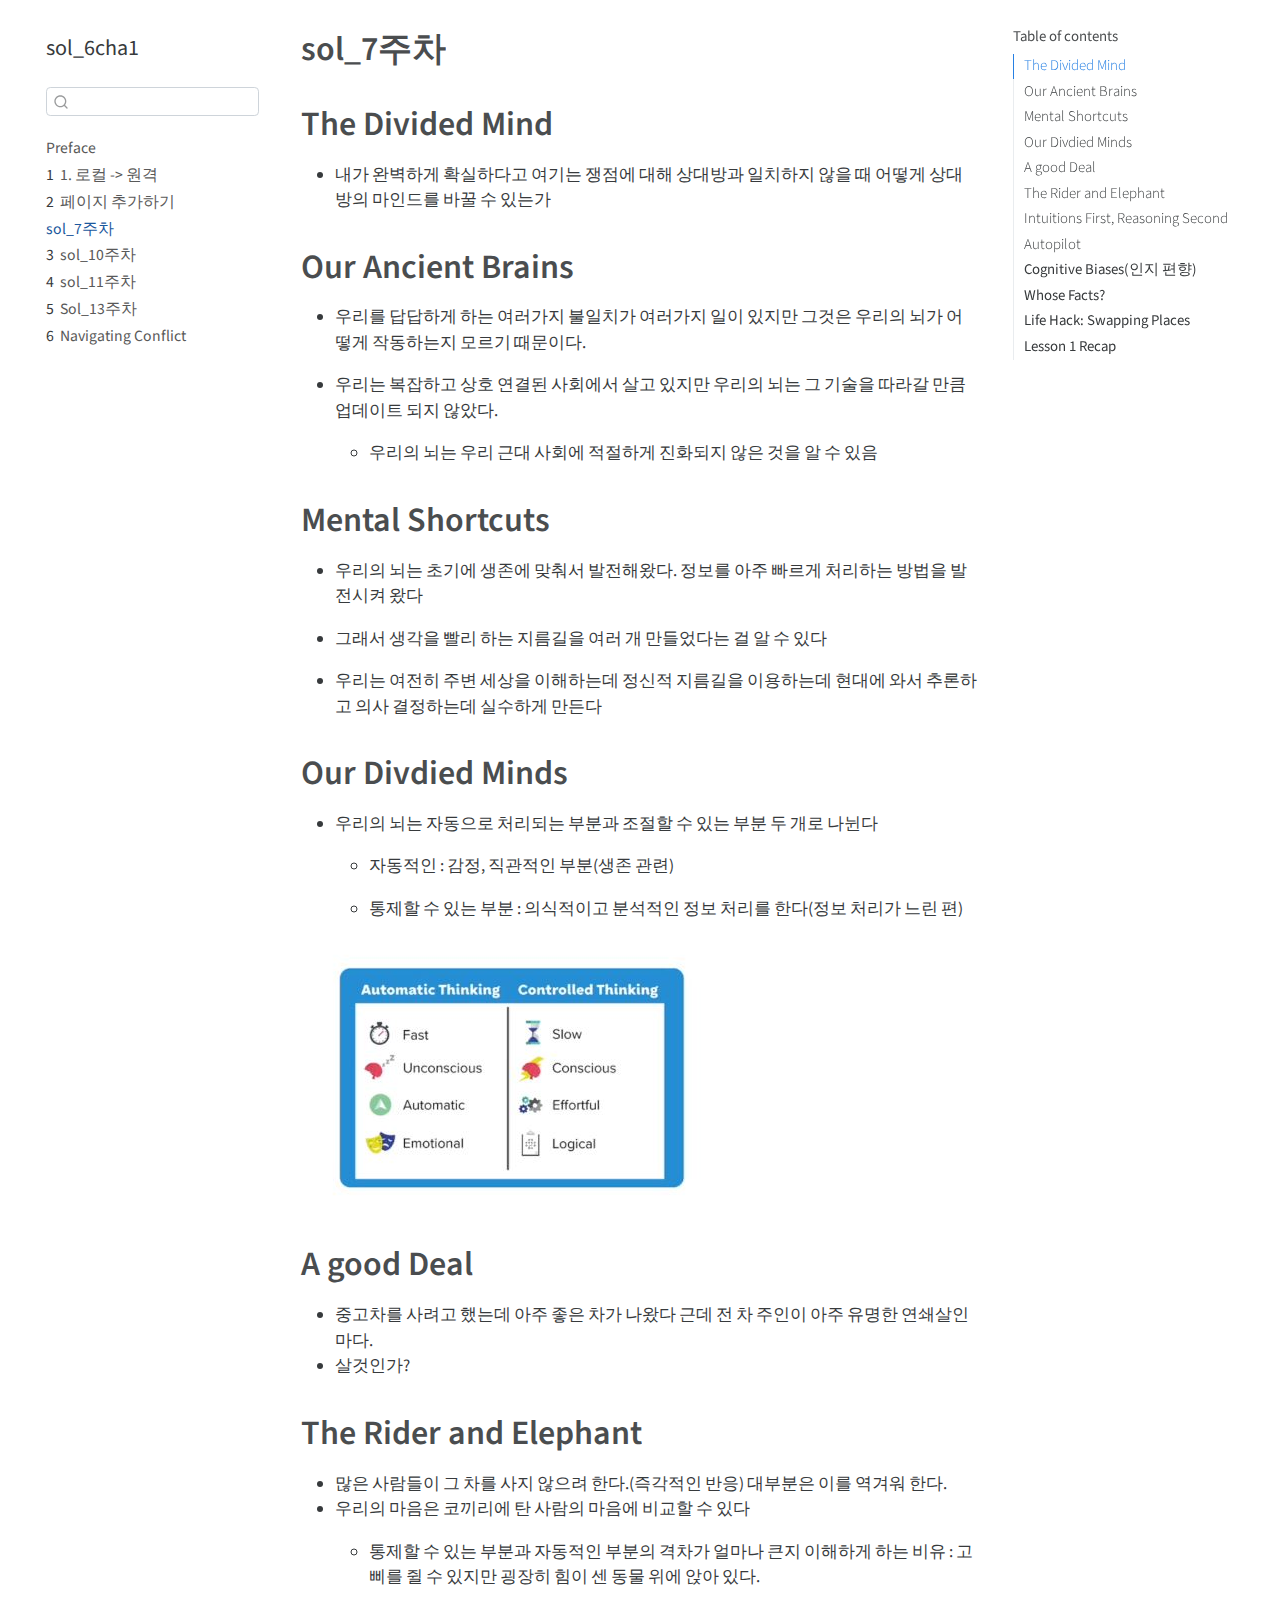
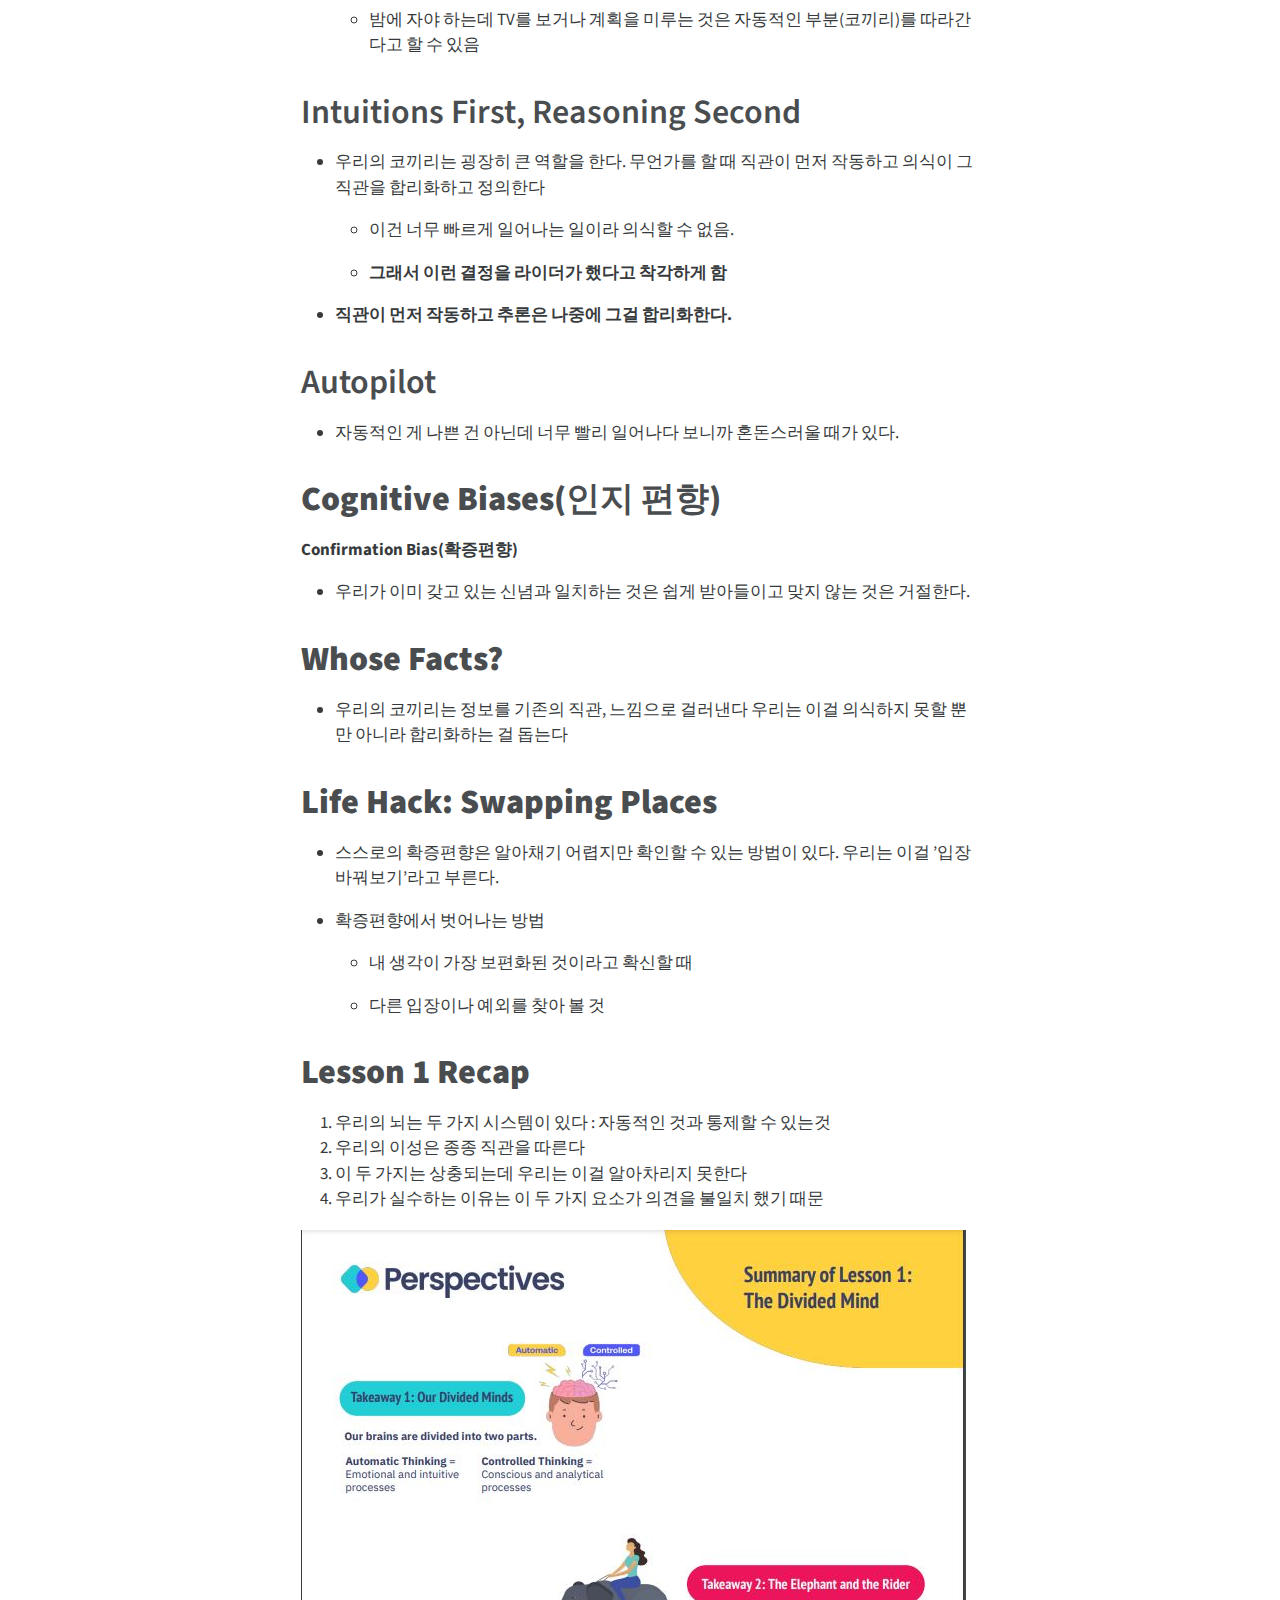
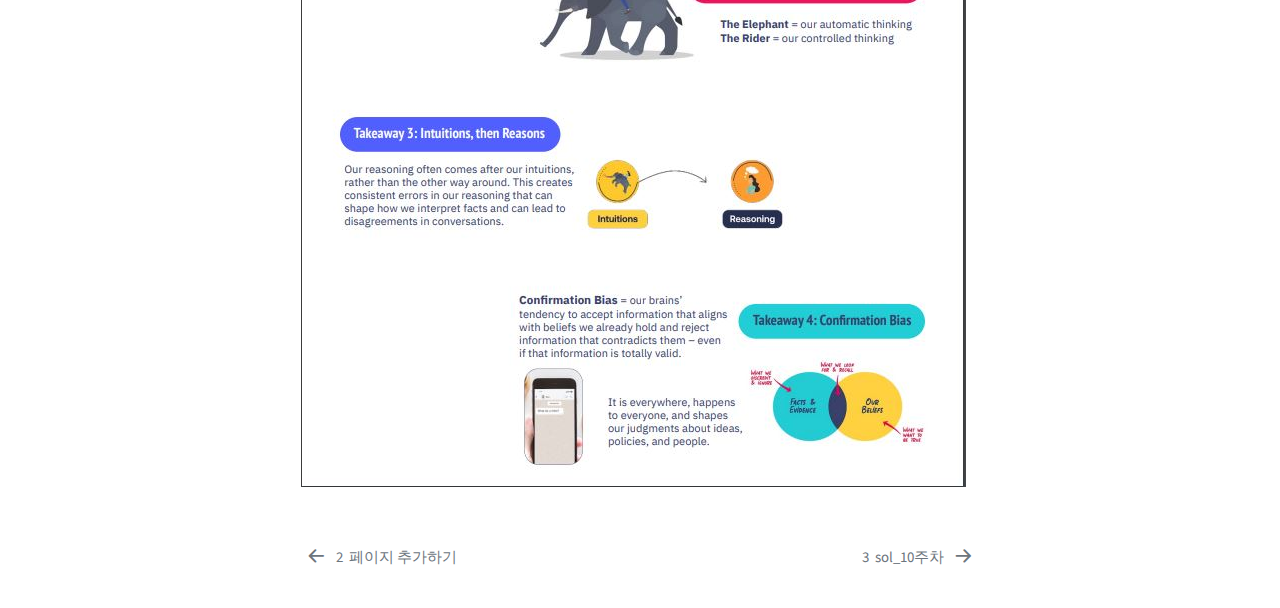
<file: _book/sol_7.html>
<!DOCTYPE html>
<html xmlns="http://www.w3.org/1999/xhtml" lang="en" xml:lang="en"><head>

<meta charset="utf-8">
<meta name="generator" content="quarto-1.3.450">

<meta name="viewport" content="width=device-width, initial-scale=1.0, user-scalable=yes">


<title>sol_6cha1 - sol_7주차</title>
<style>
code{white-space: pre-wrap;}
span.smallcaps{font-variant: small-caps;}
div.columns{display: flex; gap: min(4vw, 1.5em);}
div.column{flex: auto; overflow-x: auto;}
div.hanging-indent{margin-left: 1.5em; text-indent: -1.5em;}
ul.task-list{list-style: none;}
ul.task-list li input[type="checkbox"] {
  width: 0.8em;
  margin: 0 0.8em 0.2em -1em; /* quarto-specific, see https://github.com/quarto-dev/quarto-cli/issues/4556 */ 
  vertical-align: middle;
}
</style>


<script src="site_libs/quarto-nav/quarto-nav.js"></script>
<script src="site_libs/quarto-nav/headroom.min.js"></script>
<script src="site_libs/clipboard/clipboard.min.js"></script>
<script src="site_libs/quarto-search/autocomplete.umd.js"></script>
<script src="site_libs/quarto-search/fuse.min.js"></script>
<script src="site_libs/quarto-search/quarto-search.js"></script>
<meta name="quarto:offset" content="./">
<link href="./sol_10.html" rel="next">
<link href="./plusfile.html" rel="prev">
<script src="site_libs/quarto-html/quarto.js"></script>
<script src="site_libs/quarto-html/popper.min.js"></script>
<script src="site_libs/quarto-html/tippy.umd.min.js"></script>
<script src="site_libs/quarto-html/anchor.min.js"></script>
<link href="site_libs/quarto-html/tippy.css" rel="stylesheet">
<link href="site_libs/quarto-html/quarto-syntax-highlighting.css" rel="stylesheet" id="quarto-text-highlighting-styles">
<script src="site_libs/bootstrap/bootstrap.min.js"></script>
<link href="site_libs/bootstrap/bootstrap-icons.css" rel="stylesheet">
<link href="site_libs/bootstrap/bootstrap.min.css" rel="stylesheet" id="quarto-bootstrap" data-mode="light">
<script id="quarto-search-options" type="application/json">{
  "location": "sidebar",
  "copy-button": false,
  "collapse-after": 3,
  "panel-placement": "start",
  "type": "textbox",
  "limit": 20,
  "language": {
    "search-no-results-text": "No results",
    "search-matching-documents-text": "matching documents",
    "search-copy-link-title": "Copy link to search",
    "search-hide-matches-text": "Hide additional matches",
    "search-more-match-text": "more match in this document",
    "search-more-matches-text": "more matches in this document",
    "search-clear-button-title": "Clear",
    "search-detached-cancel-button-title": "Cancel",
    "search-submit-button-title": "Submit",
    "search-label": "Search"
  }
}</script>


</head>

<body class="nav-sidebar floating">

<div id="quarto-search-results"></div>
  <header id="quarto-header" class="headroom fixed-top">
  <nav class="quarto-secondary-nav">
    <div class="container-fluid d-flex">
      <button type="button" class="quarto-btn-toggle btn" data-bs-toggle="collapse" data-bs-target="#quarto-sidebar,#quarto-sidebar-glass" aria-controls="quarto-sidebar" aria-expanded="false" aria-label="Toggle sidebar navigation" onclick="if (window.quartoToggleHeadroom) { window.quartoToggleHeadroom(); }">
        <i class="bi bi-layout-text-sidebar-reverse"></i>
      </button>
      <nav class="quarto-page-breadcrumbs" aria-label="breadcrumb"><ol class="breadcrumb"><li class="breadcrumb-item"><a href="./sol_7.html">sol_7주차</a></li></ol></nav>
      <a class="flex-grow-1" role="button" data-bs-toggle="collapse" data-bs-target="#quarto-sidebar,#quarto-sidebar-glass" aria-controls="quarto-sidebar" aria-expanded="false" aria-label="Toggle sidebar navigation" onclick="if (window.quartoToggleHeadroom) { window.quartoToggleHeadroom(); }">      
      </a>
      <button type="button" class="btn quarto-search-button" aria-label="" onclick="window.quartoOpenSearch();">
        <i class="bi bi-search"></i>
      </button>
    </div>
  </nav>
</header>
<!-- content -->
<div id="quarto-content" class="quarto-container page-columns page-rows-contents page-layout-article">
<!-- sidebar -->
  <nav id="quarto-sidebar" class="sidebar collapse collapse-horizontal sidebar-navigation floating overflow-auto">
    <div class="pt-lg-2 mt-2 text-left sidebar-header">
    <div class="sidebar-title mb-0 py-0">
      <a href="./">sol_6cha1</a> 
    </div>
      </div>
        <div class="mt-2 flex-shrink-0 align-items-center">
        <div class="sidebar-search">
        <div id="quarto-search" class="" title="Search"></div>
        </div>
        </div>
    <div class="sidebar-menu-container"> 
    <ul class="list-unstyled mt-1">
        <li class="sidebar-item">
  <div class="sidebar-item-container"> 
  <a href="./index.html" class="sidebar-item-text sidebar-link">
 <span class="menu-text">Preface</span></a>
  </div>
</li>
        <li class="sidebar-item">
  <div class="sidebar-item-container"> 
  <a href="./intro.html" class="sidebar-item-text sidebar-link">
 <span class="menu-text"><span class="chapter-number">1</span>&nbsp; <span class="chapter-title">1. 로컬 -&gt; 원격</span></span></a>
  </div>
</li>
        <li class="sidebar-item">
  <div class="sidebar-item-container"> 
  <a href="./plusfile.html" class="sidebar-item-text sidebar-link">
 <span class="menu-text"><span class="chapter-number">2</span>&nbsp; <span class="chapter-title">페이지 추가하기</span></span></a>
  </div>
</li>
        <li class="sidebar-item">
  <div class="sidebar-item-container"> 
  <a href="./sol_7.html" class="sidebar-item-text sidebar-link active">
 <span class="menu-text">sol_7주차</span></a>
  </div>
</li>
        <li class="sidebar-item">
  <div class="sidebar-item-container"> 
  <a href="./sol_10.html" class="sidebar-item-text sidebar-link">
 <span class="menu-text"><span class="chapter-number">3</span>&nbsp; <span class="chapter-title">sol_10주차</span></span></a>
  </div>
</li>
        <li class="sidebar-item">
  <div class="sidebar-item-container"> 
  <a href="./sol_11.html" class="sidebar-item-text sidebar-link">
 <span class="menu-text"><span class="chapter-number">4</span>&nbsp; <span class="chapter-title">sol_11주차</span></span></a>
  </div>
</li>
        <li class="sidebar-item">
  <div class="sidebar-item-container"> 
  <a href="./sOl_13.html" class="sidebar-item-text sidebar-link">
 <span class="menu-text"><span class="chapter-number">5</span>&nbsp; <span class="chapter-title">Sol_13주차</span></span></a>
  </div>
</li>
        <li class="sidebar-item">
  <div class="sidebar-item-container"> 
  <a href="./Navigating Conflict.html" class="sidebar-item-text sidebar-link">
 <span class="menu-text"><span class="chapter-number">6</span>&nbsp; <span class="chapter-title">Navigating Conflict</span></span></a>
  </div>
</li>
    </ul>
    </div>
</nav>
<div id="quarto-sidebar-glass" data-bs-toggle="collapse" data-bs-target="#quarto-sidebar,#quarto-sidebar-glass"></div>
<!-- margin-sidebar -->
    <div id="quarto-margin-sidebar" class="sidebar margin-sidebar">
        <nav id="TOC" role="doc-toc" class="toc-active">
    <h2 id="toc-title">Table of contents</h2>
   
  <ul>
  <li><a href="#the-divided-mind" id="toc-the-divided-mind" class="nav-link active" data-scroll-target="#the-divided-mind">The Divided Mind</a></li>
  <li><a href="#our-ancient-brains" id="toc-our-ancient-brains" class="nav-link" data-scroll-target="#our-ancient-brains">Our Ancient Brains</a></li>
  <li><a href="#mental-shortcuts" id="toc-mental-shortcuts" class="nav-link" data-scroll-target="#mental-shortcuts">Mental Shortcuts</a></li>
  <li><a href="#our-divdied-minds" id="toc-our-divdied-minds" class="nav-link" data-scroll-target="#our-divdied-minds">Our Divdied Minds</a></li>
  <li><a href="#a-good-deal" id="toc-a-good-deal" class="nav-link" data-scroll-target="#a-good-deal">A good Deal</a></li>
  <li><a href="#the-rider-and-elephant" id="toc-the-rider-and-elephant" class="nav-link" data-scroll-target="#the-rider-and-elephant">The Rider and Elephant</a></li>
  <li><a href="#intuitions-first-reasoning-second" id="toc-intuitions-first-reasoning-second" class="nav-link" data-scroll-target="#intuitions-first-reasoning-second">Intuitions First, Reasoning Second</a></li>
  <li><a href="#autopilot" id="toc-autopilot" class="nav-link" data-scroll-target="#autopilot">Autopilot</a></li>
  <li><a href="#cognitive-biases인지-편향" id="toc-cognitive-biases인지-편향" class="nav-link" data-scroll-target="#cognitive-biases인지-편향"><strong>Cognitive Biases(인지 편향)</strong></a></li>
  <li><a href="#whose-facts" id="toc-whose-facts" class="nav-link" data-scroll-target="#whose-facts"><strong>Whose Facts?</strong></a></li>
  <li><a href="#life-hack-swapping-places" id="toc-life-hack-swapping-places" class="nav-link" data-scroll-target="#life-hack-swapping-places"><strong>Life Hack: Swapping Places</strong></a></li>
  <li><a href="#lesson-1-recap" id="toc-lesson-1-recap" class="nav-link" data-scroll-target="#lesson-1-recap"><strong>Lesson 1 Recap</strong></a></li>
  </ul>
</nav>
    </div>
<!-- main -->
<main class="content" id="quarto-document-content">

<header id="title-block-header" class="quarto-title-block default">
<div class="quarto-title">
<h1 class="title">sol_7주차</h1>
</div>



<div class="quarto-title-meta">

    
  
    
  </div>
  

</header>

<section id="the-divided-mind" class="level1">
<h1>The Divided Mind</h1>
<ul>
<li>내가 완벽하게 확실하다고 여기는 쟁점에 대해 상대방과 일치하지 않을 때 어떻게 상대방의 마인드를 바꿀 수 있는가</li>
</ul>
</section>
<section id="our-ancient-brains" class="level1">
<h1>Our Ancient Brains</h1>
<ul>
<li><p>우리를 답답하게 하는 여러가지 불일치가 여러가지 일이 있지만 그것은 우리의 뇌가 어떻게 작동하는지 모르기 때문이다.</p></li>
<li><p>우리는 복잡하고 상호 연결된 사회에서 살고 있지만 우리의 뇌는 그 기술을 따라갈 만큼 업데이트 되지 않았다.</p>
<ul>
<li>우리의 뇌는 우리 근대 사회에 적절하게 진화되지 않은 것을 알 수 있음</li>
</ul></li>
</ul>
</section>
<section id="mental-shortcuts" class="level1">
<h1>Mental Shortcuts</h1>
<ul>
<li><p>우리의 뇌는 초기에 생존에 맞춰서 발전해왔다. 정보를 아주 빠르게 처리하는 방법을 발전시켜 왔다</p></li>
<li><p>그래서 생각을 빨리 하는 지름길을 여러 개 만들었다는 걸 알 수 있다</p></li>
<li><p>우리는 여전히 주변 세상을 이해하는데 정신적 지름길을 이용하는데 현대에 와서 추론하고 의사 결정하는데 실수하게 만든다</p></li>
</ul>
</section>
<section id="our-divdied-minds" class="level1">
<h1>Our Divdied Minds</h1>
<ul>
<li><p>우리의 뇌는 자동으로 처리되는 부분과 조절할 수 있는 부분 두 개로 나뉜다</p>
<ul>
<li><p>자동적인 : 감정, 직관적인 부분(생존 관련)</p></li>
<li><p>통제할 수 있는 부분 : 의식적이고 분석적인 정보 처리를 한다(정보 처리가 느린 편)</p></li>
</ul></li>
</ul>
<p><img src="images/cap.JPG" class="img-fluid"></p>
</section>
<section id="a-good-deal" class="level1">
<h1>A good Deal</h1>
<ul>
<li>중고차를 사려고 했는데 아주 좋은 차가 나왔다 근데 전 차 주인이 아주 유명한 연쇄살인마다.</li>
<li>살것인가?</li>
</ul>
</section>
<section id="the-rider-and-elephant" class="level1">
<h1>The Rider and Elephant</h1>
<ul>
<li>많은 사람들이 그 차를 사지 않으려 한다.(즉각적인 반응) 대부분은 이를 역겨워 한다.</li>
<li>우리의 마음은 코끼리에 탄 사람의 마음에 비교할 수 있다
<ul>
<li><p>통제할 수 있는 부분과 자동적인 부분의 격차가 얼마나 큰지 이해하게 하는 비유 : 고삐를 쥘 수 있지만 굉장히 힘이 센 동물 위에 앉아 있다.</p></li>
<li><p>밤에 자야 하는데 TV를 보거나 계획을 미루는 것은 자동적인 부분(코끼리)를 따라간다고 할 수 있음</p></li>
</ul></li>
</ul>
</section>
<section id="intuitions-first-reasoning-second" class="level1">
<h1>Intuitions First, Reasoning Second</h1>
<ul>
<li>우리의 코끼리는 굉장히 큰 역할을 한다. 무언가를 할 때 직관이 먼저 작동하고 의식이 그 직관을 합리화하고 정의한다
<ul>
<li><p>이건 너무 빠르게 일어나는 일이라 의식할 수 없음.</p></li>
<li><p><strong>그래서 이런 결정을 라이더가 했다고 착각하게 함</strong></p></li>
</ul></li>
<li><strong>직관이 먼저 작동하고 추론은 나중에 그걸 합리화한다.</strong></li>
</ul>
</section>
<section id="autopilot" class="level1">
<h1>Autopilot</h1>
<ul>
<li>자동적인 게 나쁜 건 아닌데 너무 빨리 일어나다 보니까 혼돈스러울 때가 있다.</li>
</ul>
</section>
<section id="cognitive-biases인지-편향" class="level1">
<h1><strong>Cognitive Biases(인지 편향)</strong></h1>
<p><strong>Confirmation Bias(확증편향)</strong></p>
<ul>
<li>우리가 이미 갖고 있는 신념과 일치하는 것은 쉽게 받아들이고 맞지 않는 것은 거절한다.</li>
</ul>
</section>
<section id="whose-facts" class="level1">
<h1><strong>Whose Facts?</strong></h1>
<ul>
<li>우리의 코끼리는 정보를 기존의 직관, 느낌으로 걸러낸다 우리는 이걸 의식하지 못할 뿐만 아니라 합리화하는 걸 돕는다</li>
</ul>
</section>
<section id="life-hack-swapping-places" class="level1">
<h1><strong>Life Hack: Swapping Places</strong></h1>
<ul>
<li><p>스스로의 확증편향은 알아채기 어렵지만 확인할 수 있는 방법이 있다. 우리는 이걸 ’입장 바꿔보기’라고 부른다.</p></li>
<li><p>확증편향에서 벗어나는 방법</p>
<ul>
<li><p>내 생각이 가장 보편화된 것이라고 확신할 때</p></li>
<li><p>다른 입장이나 예외를 찾아 볼 것</p></li>
</ul></li>
</ul>
</section>
<section id="lesson-1-recap" class="level1">
<h1><strong>Lesson 1 Recap</strong></h1>
<ol type="1">
<li>우리의 뇌는 두 가지 시스템이 있다 : 자동적인 것과 통제할 수 있는것</li>
<li>우리의 이성은 종종 직관을 따른다</li>
<li>이 두 가지는 상충되는데 우리는 이걸 알아차리지 못한다</li>
<li>우리가 실수하는 이유는 이 두 가지 요소가 의견을 불일치 했기 때문</li>
</ol>
<p><img src="images/fill.JPG" class="img-fluid"></p>


</section>

</main> <!-- /main -->
<script id="quarto-html-after-body" type="application/javascript">
window.document.addEventListener("DOMContentLoaded", function (event) {
  const toggleBodyColorMode = (bsSheetEl) => {
    const mode = bsSheetEl.getAttribute("data-mode");
    const bodyEl = window.document.querySelector("body");
    if (mode === "dark") {
      bodyEl.classList.add("quarto-dark");
      bodyEl.classList.remove("quarto-light");
    } else {
      bodyEl.classList.add("quarto-light");
      bodyEl.classList.remove("quarto-dark");
    }
  }
  const toggleBodyColorPrimary = () => {
    const bsSheetEl = window.document.querySelector("link#quarto-bootstrap");
    if (bsSheetEl) {
      toggleBodyColorMode(bsSheetEl);
    }
  }
  toggleBodyColorPrimary();  
  const icon = "";
  const anchorJS = new window.AnchorJS();
  anchorJS.options = {
    placement: 'right',
    icon: icon
  };
  anchorJS.add('.anchored');
  const isCodeAnnotation = (el) => {
    for (const clz of el.classList) {
      if (clz.startsWith('code-annotation-')) {                     
        return true;
      }
    }
    return false;
  }
  const clipboard = new window.ClipboardJS('.code-copy-button', {
    text: function(trigger) {
      const codeEl = trigger.previousElementSibling.cloneNode(true);
      for (const childEl of codeEl.children) {
        if (isCodeAnnotation(childEl)) {
          childEl.remove();
        }
      }
      return codeEl.innerText;
    }
  });
  clipboard.on('success', function(e) {
    // button target
    const button = e.trigger;
    // don't keep focus
    button.blur();
    // flash "checked"
    button.classList.add('code-copy-button-checked');
    var currentTitle = button.getAttribute("title");
    button.setAttribute("title", "Copied!");
    let tooltip;
    if (window.bootstrap) {
      button.setAttribute("data-bs-toggle", "tooltip");
      button.setAttribute("data-bs-placement", "left");
      button.setAttribute("data-bs-title", "Copied!");
      tooltip = new bootstrap.Tooltip(button, 
        { trigger: "manual", 
          customClass: "code-copy-button-tooltip",
          offset: [0, -8]});
      tooltip.show();    
    }
    setTimeout(function() {
      if (tooltip) {
        tooltip.hide();
        button.removeAttribute("data-bs-title");
        button.removeAttribute("data-bs-toggle");
        button.removeAttribute("data-bs-placement");
      }
      button.setAttribute("title", currentTitle);
      button.classList.remove('code-copy-button-checked');
    }, 1000);
    // clear code selection
    e.clearSelection();
  });
  function tippyHover(el, contentFn) {
    const config = {
      allowHTML: true,
      content: contentFn,
      maxWidth: 500,
      delay: 100,
      arrow: false,
      appendTo: function(el) {
          return el.parentElement;
      },
      interactive: true,
      interactiveBorder: 10,
      theme: 'quarto',
      placement: 'bottom-start'
    };
    window.tippy(el, config); 
  }
  const noterefs = window.document.querySelectorAll('a[role="doc-noteref"]');
  for (var i=0; i<noterefs.length; i++) {
    const ref = noterefs[i];
    tippyHover(ref, function() {
      // use id or data attribute instead here
      let href = ref.getAttribute('data-footnote-href') || ref.getAttribute('href');
      try { href = new URL(href).hash; } catch {}
      const id = href.replace(/^#\/?/, "");
      const note = window.document.getElementById(id);
      return note.innerHTML;
    });
  }
      let selectedAnnoteEl;
      const selectorForAnnotation = ( cell, annotation) => {
        let cellAttr = 'data-code-cell="' + cell + '"';
        let lineAttr = 'data-code-annotation="' +  annotation + '"';
        const selector = 'span[' + cellAttr + '][' + lineAttr + ']';
        return selector;
      }
      const selectCodeLines = (annoteEl) => {
        const doc = window.document;
        const targetCell = annoteEl.getAttribute("data-target-cell");
        const targetAnnotation = annoteEl.getAttribute("data-target-annotation");
        const annoteSpan = window.document.querySelector(selectorForAnnotation(targetCell, targetAnnotation));
        const lines = annoteSpan.getAttribute("data-code-lines").split(",");
        const lineIds = lines.map((line) => {
          return targetCell + "-" + line;
        })
        let top = null;
        let height = null;
        let parent = null;
        if (lineIds.length > 0) {
            //compute the position of the single el (top and bottom and make a div)
            const el = window.document.getElementById(lineIds[0]);
            top = el.offsetTop;
            height = el.offsetHeight;
            parent = el.parentElement.parentElement;
          if (lineIds.length > 1) {
            const lastEl = window.document.getElementById(lineIds[lineIds.length - 1]);
            const bottom = lastEl.offsetTop + lastEl.offsetHeight;
            height = bottom - top;
          }
          if (top !== null && height !== null && parent !== null) {
            // cook up a div (if necessary) and position it 
            let div = window.document.getElementById("code-annotation-line-highlight");
            if (div === null) {
              div = window.document.createElement("div");
              div.setAttribute("id", "code-annotation-line-highlight");
              div.style.position = 'absolute';
              parent.appendChild(div);
            }
            div.style.top = top - 2 + "px";
            div.style.height = height + 4 + "px";
            let gutterDiv = window.document.getElementById("code-annotation-line-highlight-gutter");
            if (gutterDiv === null) {
              gutterDiv = window.document.createElement("div");
              gutterDiv.setAttribute("id", "code-annotation-line-highlight-gutter");
              gutterDiv.style.position = 'absolute';
              const codeCell = window.document.getElementById(targetCell);
              const gutter = codeCell.querySelector('.code-annotation-gutter');
              gutter.appendChild(gutterDiv);
            }
            gutterDiv.style.top = top - 2 + "px";
            gutterDiv.style.height = height + 4 + "px";
          }
          selectedAnnoteEl = annoteEl;
        }
      };
      const unselectCodeLines = () => {
        const elementsIds = ["code-annotation-line-highlight", "code-annotation-line-highlight-gutter"];
        elementsIds.forEach((elId) => {
          const div = window.document.getElementById(elId);
          if (div) {
            div.remove();
          }
        });
        selectedAnnoteEl = undefined;
      };
      // Attach click handler to the DT
      const annoteDls = window.document.querySelectorAll('dt[data-target-cell]');
      for (const annoteDlNode of annoteDls) {
        annoteDlNode.addEventListener('click', (event) => {
          const clickedEl = event.target;
          if (clickedEl !== selectedAnnoteEl) {
            unselectCodeLines();
            const activeEl = window.document.querySelector('dt[data-target-cell].code-annotation-active');
            if (activeEl) {
              activeEl.classList.remove('code-annotation-active');
            }
            selectCodeLines(clickedEl);
            clickedEl.classList.add('code-annotation-active');
          } else {
            // Unselect the line
            unselectCodeLines();
            clickedEl.classList.remove('code-annotation-active');
          }
        });
      }
  const findCites = (el) => {
    const parentEl = el.parentElement;
    if (parentEl) {
      const cites = parentEl.dataset.cites;
      if (cites) {
        return {
          el,
          cites: cites.split(' ')
        };
      } else {
        return findCites(el.parentElement)
      }
    } else {
      return undefined;
    }
  };
  var bibliorefs = window.document.querySelectorAll('a[role="doc-biblioref"]');
  for (var i=0; i<bibliorefs.length; i++) {
    const ref = bibliorefs[i];
    const citeInfo = findCites(ref);
    if (citeInfo) {
      tippyHover(citeInfo.el, function() {
        var popup = window.document.createElement('div');
        citeInfo.cites.forEach(function(cite) {
          var citeDiv = window.document.createElement('div');
          citeDiv.classList.add('hanging-indent');
          citeDiv.classList.add('csl-entry');
          var biblioDiv = window.document.getElementById('ref-' + cite);
          if (biblioDiv) {
            citeDiv.innerHTML = biblioDiv.innerHTML;
          }
          popup.appendChild(citeDiv);
        });
        return popup.innerHTML;
      });
    }
  }
});
</script>
<nav class="page-navigation">
  <div class="nav-page nav-page-previous">
      <a href="./plusfile.html" class="pagination-link">
        <i class="bi bi-arrow-left-short"></i> <span class="nav-page-text"><span class="chapter-number">2</span>&nbsp; <span class="chapter-title">페이지 추가하기</span></span>
      </a>          
  </div>
  <div class="nav-page nav-page-next">
      <a href="./sol_10.html" class="pagination-link">
        <span class="nav-page-text"><span class="chapter-number">3</span>&nbsp; <span class="chapter-title">sol_10주차</span></span> <i class="bi bi-arrow-right-short"></i>
      </a>
  </div>
</nav>
</div> <!-- /content -->



</body></html>
</file>
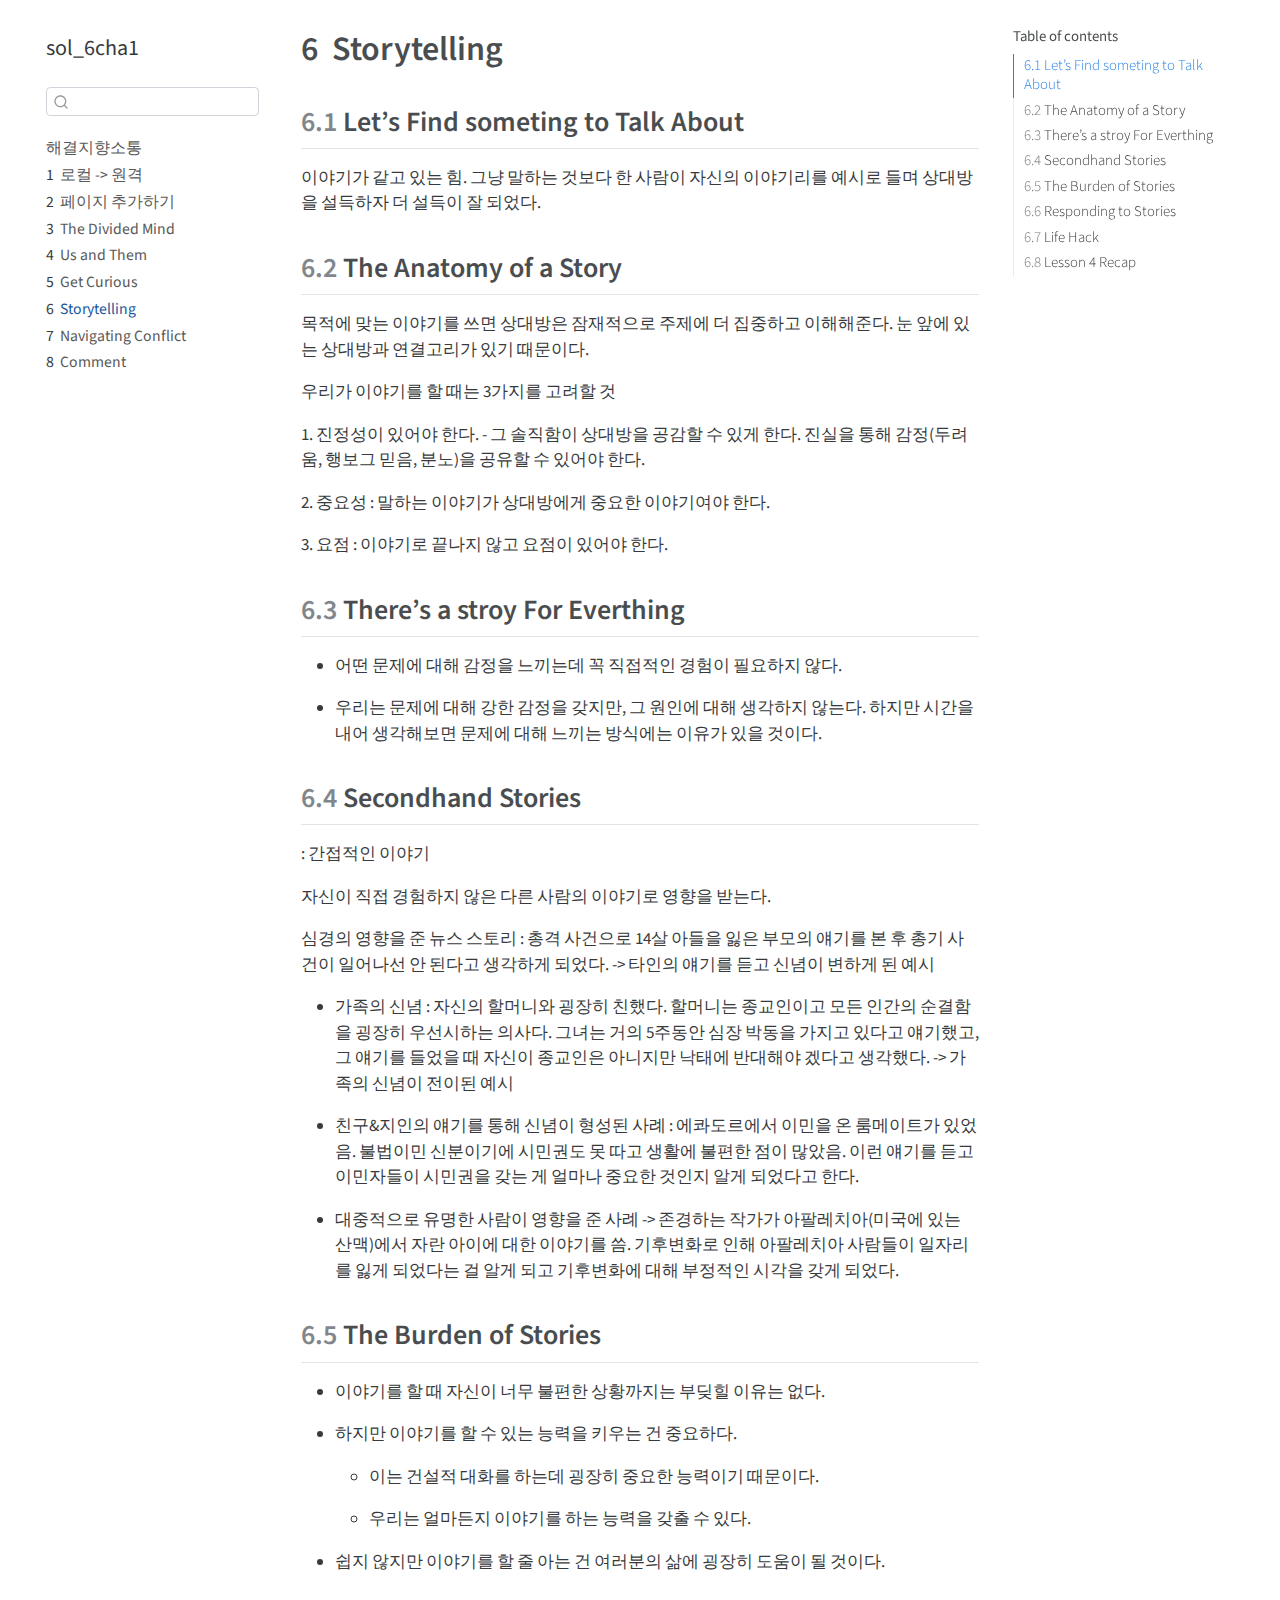
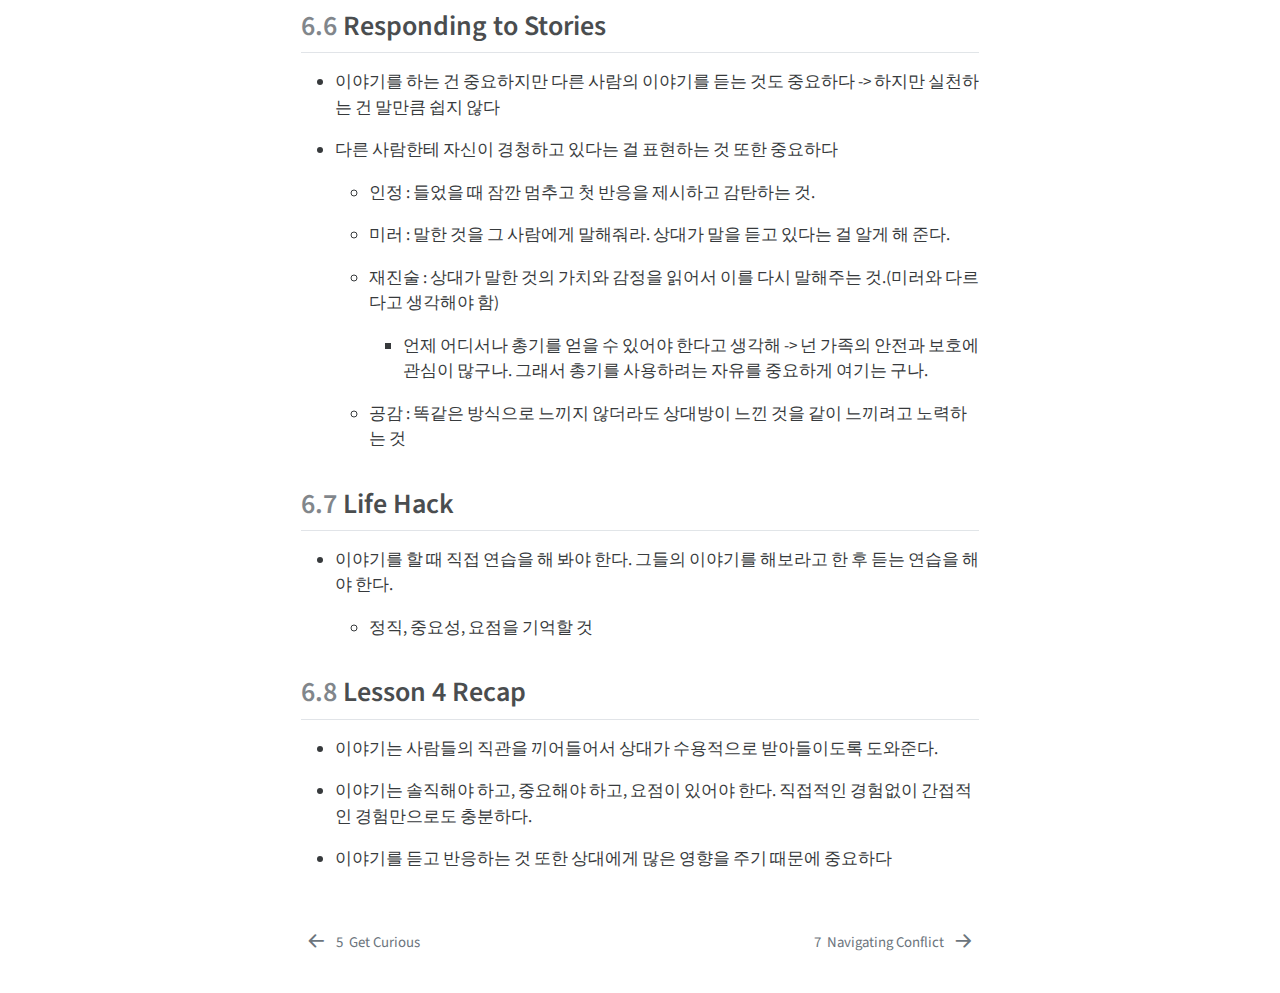
<file: _book/Storytelling.html>
<!DOCTYPE html>
<html xmlns="http://www.w3.org/1999/xhtml" lang="en" xml:lang="en"><head>

<meta charset="utf-8">
<meta name="generator" content="quarto-1.3.450">

<meta name="viewport" content="width=device-width, initial-scale=1.0, user-scalable=yes">


<title>sol_6cha1 - 6&nbsp; Storytelling</title>
<style>
code{white-space: pre-wrap;}
span.smallcaps{font-variant: small-caps;}
div.columns{display: flex; gap: min(4vw, 1.5em);}
div.column{flex: auto; overflow-x: auto;}
div.hanging-indent{margin-left: 1.5em; text-indent: -1.5em;}
ul.task-list{list-style: none;}
ul.task-list li input[type="checkbox"] {
  width: 0.8em;
  margin: 0 0.8em 0.2em -1em; /* quarto-specific, see https://github.com/quarto-dev/quarto-cli/issues/4556 */ 
  vertical-align: middle;
}
</style>


<script src="site_libs/quarto-nav/quarto-nav.js"></script>
<script src="site_libs/quarto-nav/headroom.min.js"></script>
<script src="site_libs/clipboard/clipboard.min.js"></script>
<script src="site_libs/quarto-search/autocomplete.umd.js"></script>
<script src="site_libs/quarto-search/fuse.min.js"></script>
<script src="site_libs/quarto-search/quarto-search.js"></script>
<meta name="quarto:offset" content="./">
<link href="./Navigating Conflict.html" rel="next">
<link href="./Get Curious.html" rel="prev">
<script src="site_libs/quarto-html/quarto.js"></script>
<script src="site_libs/quarto-html/popper.min.js"></script>
<script src="site_libs/quarto-html/tippy.umd.min.js"></script>
<script src="site_libs/quarto-html/anchor.min.js"></script>
<link href="site_libs/quarto-html/tippy.css" rel="stylesheet">
<link href="site_libs/quarto-html/quarto-syntax-highlighting.css" rel="stylesheet" id="quarto-text-highlighting-styles">
<script src="site_libs/bootstrap/bootstrap.min.js"></script>
<link href="site_libs/bootstrap/bootstrap-icons.css" rel="stylesheet">
<link href="site_libs/bootstrap/bootstrap.min.css" rel="stylesheet" id="quarto-bootstrap" data-mode="light">
<script id="quarto-search-options" type="application/json">{
  "location": "sidebar",
  "copy-button": false,
  "collapse-after": 3,
  "panel-placement": "start",
  "type": "textbox",
  "limit": 20,
  "language": {
    "search-no-results-text": "No results",
    "search-matching-documents-text": "matching documents",
    "search-copy-link-title": "Copy link to search",
    "search-hide-matches-text": "Hide additional matches",
    "search-more-match-text": "more match in this document",
    "search-more-matches-text": "more matches in this document",
    "search-clear-button-title": "Clear",
    "search-detached-cancel-button-title": "Cancel",
    "search-submit-button-title": "Submit",
    "search-label": "Search"
  }
}</script>


</head>

<body class="nav-sidebar floating">

<div id="quarto-search-results"></div>
  <header id="quarto-header" class="headroom fixed-top">
  <nav class="quarto-secondary-nav">
    <div class="container-fluid d-flex">
      <button type="button" class="quarto-btn-toggle btn" data-bs-toggle="collapse" data-bs-target="#quarto-sidebar,#quarto-sidebar-glass" aria-controls="quarto-sidebar" aria-expanded="false" aria-label="Toggle sidebar navigation" onclick="if (window.quartoToggleHeadroom) { window.quartoToggleHeadroom(); }">
        <i class="bi bi-layout-text-sidebar-reverse"></i>
      </button>
      <nav class="quarto-page-breadcrumbs" aria-label="breadcrumb"><ol class="breadcrumb"><li class="breadcrumb-item"><a href="./Storytelling.html"><span class="chapter-number">6</span>&nbsp; <span class="chapter-title">Storytelling</span></a></li></ol></nav>
      <a class="flex-grow-1" role="button" data-bs-toggle="collapse" data-bs-target="#quarto-sidebar,#quarto-sidebar-glass" aria-controls="quarto-sidebar" aria-expanded="false" aria-label="Toggle sidebar navigation" onclick="if (window.quartoToggleHeadroom) { window.quartoToggleHeadroom(); }">      
      </a>
      <button type="button" class="btn quarto-search-button" aria-label="" onclick="window.quartoOpenSearch();">
        <i class="bi bi-search"></i>
      </button>
    </div>
  </nav>
</header>
<!-- content -->
<div id="quarto-content" class="quarto-container page-columns page-rows-contents page-layout-article">
<!-- sidebar -->
  <nav id="quarto-sidebar" class="sidebar collapse collapse-horizontal sidebar-navigation floating overflow-auto">
    <div class="pt-lg-2 mt-2 text-left sidebar-header">
    <div class="sidebar-title mb-0 py-0">
      <a href="./">sol_6cha1</a> 
    </div>
      </div>
        <div class="mt-2 flex-shrink-0 align-items-center">
        <div class="sidebar-search">
        <div id="quarto-search" class="" title="Search"></div>
        </div>
        </div>
    <div class="sidebar-menu-container"> 
    <ul class="list-unstyled mt-1">
        <li class="sidebar-item">
  <div class="sidebar-item-container"> 
  <a href="./index.html" class="sidebar-item-text sidebar-link">
 <span class="menu-text">해결지향소통</span></a>
  </div>
</li>
        <li class="sidebar-item">
  <div class="sidebar-item-container"> 
  <a href="./intro.html" class="sidebar-item-text sidebar-link">
 <span class="menu-text"><span class="chapter-number">1</span>&nbsp; <span class="chapter-title">로컬 -&gt; 원격</span></span></a>
  </div>
</li>
        <li class="sidebar-item">
  <div class="sidebar-item-container"> 
  <a href="./plusfile.html" class="sidebar-item-text sidebar-link">
 <span class="menu-text"><span class="chapter-number">2</span>&nbsp; <span class="chapter-title">페이지 추가하기</span></span></a>
  </div>
</li>
        <li class="sidebar-item">
  <div class="sidebar-item-container"> 
  <a href="./The Divided Mind.html" class="sidebar-item-text sidebar-link">
 <span class="menu-text"><span class="chapter-number">3</span>&nbsp; <span class="chapter-title">The Divided Mind</span></span></a>
  </div>
</li>
        <li class="sidebar-item">
  <div class="sidebar-item-container"> 
  <a href="./Us and Them.html" class="sidebar-item-text sidebar-link">
 <span class="menu-text"><span class="chapter-number">4</span>&nbsp; <span class="chapter-title">Us and Them</span></span></a>
  </div>
</li>
        <li class="sidebar-item">
  <div class="sidebar-item-container"> 
  <a href="./Get Curious.html" class="sidebar-item-text sidebar-link">
 <span class="menu-text"><span class="chapter-number">5</span>&nbsp; <span class="chapter-title">Get Curious</span></span></a>
  </div>
</li>
        <li class="sidebar-item">
  <div class="sidebar-item-container"> 
  <a href="./Storytelling.html" class="sidebar-item-text sidebar-link active">
 <span class="menu-text"><span class="chapter-number">6</span>&nbsp; <span class="chapter-title">Storytelling</span></span></a>
  </div>
</li>
        <li class="sidebar-item">
  <div class="sidebar-item-container"> 
  <a href="./Navigating Conflict.html" class="sidebar-item-text sidebar-link">
 <span class="menu-text"><span class="chapter-number">7</span>&nbsp; <span class="chapter-title">Navigating Conflict</span></span></a>
  </div>
</li>
        <li class="sidebar-item">
  <div class="sidebar-item-container"> 
  <a href="./Comment.html" class="sidebar-item-text sidebar-link">
 <span class="menu-text"><span class="chapter-number">8</span>&nbsp; <span class="chapter-title">Comment</span></span></a>
  </div>
</li>
    </ul>
    </div>
</nav>
<div id="quarto-sidebar-glass" data-bs-toggle="collapse" data-bs-target="#quarto-sidebar,#quarto-sidebar-glass"></div>
<!-- margin-sidebar -->
    <div id="quarto-margin-sidebar" class="sidebar margin-sidebar">
        <nav id="TOC" role="doc-toc" class="toc-active">
    <h2 id="toc-title">Table of contents</h2>
   
  <ul>
  <li><a href="#lets-find-someting-to-talk-about" id="toc-lets-find-someting-to-talk-about" class="nav-link active" data-scroll-target="#lets-find-someting-to-talk-about"><span class="header-section-number">6.1</span> Let’s Find someting to Talk About</a></li>
  <li><a href="#the-anatomy-of-a-story" id="toc-the-anatomy-of-a-story" class="nav-link" data-scroll-target="#the-anatomy-of-a-story"><span class="header-section-number">6.2</span> The Anatomy of a Story</a></li>
  <li><a href="#theres-a-stroy-for-everthing" id="toc-theres-a-stroy-for-everthing" class="nav-link" data-scroll-target="#theres-a-stroy-for-everthing"><span class="header-section-number">6.3</span> There’s a stroy For Everthing</a></li>
  <li><a href="#secondhand-stories" id="toc-secondhand-stories" class="nav-link" data-scroll-target="#secondhand-stories"><span class="header-section-number">6.4</span> Secondhand Stories</a></li>
  <li><a href="#the-burden-of-stories" id="toc-the-burden-of-stories" class="nav-link" data-scroll-target="#the-burden-of-stories"><span class="header-section-number">6.5</span> The Burden of Stories</a></li>
  <li><a href="#responding-to-stories" id="toc-responding-to-stories" class="nav-link" data-scroll-target="#responding-to-stories"><span class="header-section-number">6.6</span> Responding to Stories</a></li>
  <li><a href="#life-hack" id="toc-life-hack" class="nav-link" data-scroll-target="#life-hack"><span class="header-section-number">6.7</span> Life Hack</a></li>
  <li><a href="#lesson-4-recap" id="toc-lesson-4-recap" class="nav-link" data-scroll-target="#lesson-4-recap"><span class="header-section-number">6.8</span> Lesson 4 Recap</a></li>
  </ul>
</nav>
    </div>
<!-- main -->
<main class="content" id="quarto-document-content">

<header id="title-block-header" class="quarto-title-block default">
<div class="quarto-title">
<h1 class="title"><span class="chapter-number">6</span>&nbsp; <span class="chapter-title">Storytelling</span></h1>
</div>



<div class="quarto-title-meta">

    
  
    
  </div>
  

</header>

<section id="lets-find-someting-to-talk-about" class="level2" data-number="6.1">
<h2 data-number="6.1" class="anchored" data-anchor-id="lets-find-someting-to-talk-about"><span class="header-section-number">6.1</span> Let’s Find someting to Talk About</h2>
<p>이야기가 같고 있는 힘. 그냥 말하는 것보다 한 사람이 자신의 이야기리를 예시로 들며 상대방을 설득하자 더 설득이 잘 되었다.</p>
</section>
<section id="the-anatomy-of-a-story" class="level2" data-number="6.2">
<h2 data-number="6.2" class="anchored" data-anchor-id="the-anatomy-of-a-story"><span class="header-section-number">6.2</span> The Anatomy of a Story</h2>
<p>목적에 맞는 이야기를 쓰면 상대방은 잠재적으로 주제에 더 집중하고 이해해준다. 눈 앞에 있는 상대방과 연결고리가 있기 때문이다.</p>
<p>우리가 이야기를 할 때는 3가지를 고려할 것</p>
<p>1. 진정성이 있어야 한다. - 그 솔직함이 상대방을 공감할 수 있게 한다. 진실을 통해 감정(두려움, 행보그 믿음, 분노)을 공유할 수 있어야 한다.</p>
<p>2. 중요성 : 말하는 이야기가 상대방에게 중요한 이야기여야 한다.</p>
<p>3. 요점 : 이야기로 끝나지 않고 요점이 있어야 한다.</p>
</section>
<section id="theres-a-stroy-for-everthing" class="level2" data-number="6.3">
<h2 data-number="6.3" class="anchored" data-anchor-id="theres-a-stroy-for-everthing"><span class="header-section-number">6.3</span> There’s a stroy For Everthing</h2>
<ul>
<li>어떤 문제에 대해 감정을 느끼는데 꼭 직접적인 경험이 필요하지 않다.</li>
</ul>
<!-- -->
<ul>
<li>우리는 문제에 대해 강한 감정을 갖지만, 그 원인에 대해 생각하지 않는다. 하지만 시간을 내어 생각해보면 문제에 대해 느끼는 방식에는 이유가 있을 것이다.</li>
</ul>
</section>
<section id="secondhand-stories" class="level2" data-number="6.4">
<h2 data-number="6.4" class="anchored" data-anchor-id="secondhand-stories"><span class="header-section-number">6.4</span> Secondhand Stories</h2>
<p>: 간접적인 이야기</p>
<p>자신이 직접 경험하지 않은 다른 사람의 이야기로 영향을 받는다.</p>
<p>심경의 영향을 준 뉴스 스토리 : 총격 사건으로 14살 아들을 잃은 부모의 얘기를 본 후 총기 사건이 일어나선 안 된다고 생각하게 되었다. -&gt; 타인의 얘기를 듣고 신념이 변하게 된 예시</p>
<ul>
<li><p>가족의 신념 : 자신의 할머니와 굉장히 친했다. 할머니는 종교인이고 모든 인간의 순결함을 굉장히 우선시하는 의사다. 그녀는 거의 5주동안 심장 박동을 가지고 있다고 얘기했고, 그 얘기를 들었을 때 자신이 종교인은 아니지만 낙태에 반대해야 겠다고 생각했다. -&gt; 가족의 신념이 전이된 예시</p></li>
<li><p>친구&amp;지인의 얘기를 통해 신념이 형성된 사례 : 에콰도르에서 이민을 온 룸메이트가 있었음. 불법이민 신분이기에 시민권도 못 따고 생활에 불편한 점이 많았음. 이런 얘기를 듣고 이민자들이 시민권을 갖는 게 얼마나 중요한 것인지 알게 되었다고 한다.</p></li>
<li><p>대중적으로 유명한 사람이 영향을 준 사례 -&gt; 존경하는 작가가 아팔레치아(미국에 있는 산맥)에서 자란 아이에 대한 이야기를 씀. 기후변화로 인해 아팔레치아 사람들이 일자리를 잃게 되었다는 걸 알게 되고 기후변화에 대해 부정적인 시각을 갖게 되었다.</p></li>
</ul>
</section>
<section id="the-burden-of-stories" class="level2" data-number="6.5">
<h2 data-number="6.5" class="anchored" data-anchor-id="the-burden-of-stories"><span class="header-section-number">6.5</span> The Burden of Stories</h2>
<ul>
<li><p>이야기를 할 때 자신이 너무 불편한 상황까지는 부딪힐 이유는 없다.</p></li>
<li><p>하지만 이야기를 할 수 있는 능력을 키우는 건 중요하다.</p>
<ul>
<li><p>이는 건설적 대화를 하는데 굉장히 중요한 능력이기 때문이다.</p></li>
<li><p>우리는 얼마든지 이야기를 하는 능력을 갖출 수 있다.</p></li>
</ul></li>
<li><p>쉽지 않지만 이야기를 할 줄 아는 건 여러분의 삶에 굉장히 도움이 될 것이다.</p></li>
</ul>
</section>
<section id="responding-to-stories" class="level2" data-number="6.6">
<h2 data-number="6.6" class="anchored" data-anchor-id="responding-to-stories"><span class="header-section-number">6.6</span> Responding to Stories</h2>
<ul>
<li><p>이야기를 하는 건 중요하지만 다른 사람의 이야기를 듣는 것도 중요하다 -&gt; 하지만 실천하는 건 말만큼 쉽지 않다</p></li>
<li><p>다른 사람한테 자신이 경청하고 있다는 걸 표현하는 것 또한 중요하다</p>
<ul>
<li><p>인정 : 들었을 때 잠깐 멈추고 첫 반응을 제시하고 감탄하는 것.</p></li>
<li><p>미러 : 말한 것을 그 사람에게 말해줘라. 상대가 말을 듣고 있다는 걸 알게 해 준다.</p></li>
<li><p>재진술 : 상대가 말한 것의 가치와 감정을 읽어서 이를 다시 말해주는 것.(미러와 다르다고 생각해야 함)</p>
<ul>
<li>언제 어디서나 총기를 얻을 수 있어야 한다고 생각해 -&gt; 넌 가족의 안전과 보호에 관심이 많구나. 그래서 총기를 사용하려는 자유를 중요하게 여기는 구나.</li>
</ul></li>
<li><p>공감 : 똑같은 방식으로 느끼지 않더라도 상대방이 느낀 것을 같이 느끼려고 노력하는 것</p></li>
</ul></li>
</ul>
</section>
<section id="life-hack" class="level2" data-number="6.7">
<h2 data-number="6.7" class="anchored" data-anchor-id="life-hack"><span class="header-section-number">6.7</span> Life Hack</h2>
<ul>
<li><p>이야기를 할 때 직접 연습을 해 봐야 한다. 그들의 이야기를 해보라고 한 후 듣는 연습을 해야 한다.</p>
<ul>
<li>정직, 중요성, 요점을 기억할 것</li>
</ul></li>
</ul>
</section>
<section id="lesson-4-recap" class="level2" data-number="6.8">
<h2 data-number="6.8" class="anchored" data-anchor-id="lesson-4-recap"><span class="header-section-number">6.8</span> Lesson 4 Recap</h2>
<ul>
<li><p>이야기는 사람들의 직관을 끼어들어서 상대가 수용적으로 받아들이도록 도와준다.</p></li>
<li><p>이야기는 솔직해야 하고, 중요해야 하고, 요점이 있어야 한다. 직접적인 경험없이 간접적인 경험만으로도 충분하다.</p></li>
<li><p>이야기를 듣고 반응하는 것 또한 상대에게 많은 영향을 주기 때문에 중요하다</p></li>
</ul>


</section>

</main> <!-- /main -->
<script id="quarto-html-after-body" type="application/javascript">
window.document.addEventListener("DOMContentLoaded", function (event) {
  const toggleBodyColorMode = (bsSheetEl) => {
    const mode = bsSheetEl.getAttribute("data-mode");
    const bodyEl = window.document.querySelector("body");
    if (mode === "dark") {
      bodyEl.classList.add("quarto-dark");
      bodyEl.classList.remove("quarto-light");
    } else {
      bodyEl.classList.add("quarto-light");
      bodyEl.classList.remove("quarto-dark");
    }
  }
  const toggleBodyColorPrimary = () => {
    const bsSheetEl = window.document.querySelector("link#quarto-bootstrap");
    if (bsSheetEl) {
      toggleBodyColorMode(bsSheetEl);
    }
  }
  toggleBodyColorPrimary();  
  const icon = "";
  const anchorJS = new window.AnchorJS();
  anchorJS.options = {
    placement: 'right',
    icon: icon
  };
  anchorJS.add('.anchored');
  const isCodeAnnotation = (el) => {
    for (const clz of el.classList) {
      if (clz.startsWith('code-annotation-')) {                     
        return true;
      }
    }
    return false;
  }
  const clipboard = new window.ClipboardJS('.code-copy-button', {
    text: function(trigger) {
      const codeEl = trigger.previousElementSibling.cloneNode(true);
      for (const childEl of codeEl.children) {
        if (isCodeAnnotation(childEl)) {
          childEl.remove();
        }
      }
      return codeEl.innerText;
    }
  });
  clipboard.on('success', function(e) {
    // button target
    const button = e.trigger;
    // don't keep focus
    button.blur();
    // flash "checked"
    button.classList.add('code-copy-button-checked');
    var currentTitle = button.getAttribute("title");
    button.setAttribute("title", "Copied!");
    let tooltip;
    if (window.bootstrap) {
      button.setAttribute("data-bs-toggle", "tooltip");
      button.setAttribute("data-bs-placement", "left");
      button.setAttribute("data-bs-title", "Copied!");
      tooltip = new bootstrap.Tooltip(button, 
        { trigger: "manual", 
          customClass: "code-copy-button-tooltip",
          offset: [0, -8]});
      tooltip.show();    
    }
    setTimeout(function() {
      if (tooltip) {
        tooltip.hide();
        button.removeAttribute("data-bs-title");
        button.removeAttribute("data-bs-toggle");
        button.removeAttribute("data-bs-placement");
      }
      button.setAttribute("title", currentTitle);
      button.classList.remove('code-copy-button-checked');
    }, 1000);
    // clear code selection
    e.clearSelection();
  });
  function tippyHover(el, contentFn) {
    const config = {
      allowHTML: true,
      content: contentFn,
      maxWidth: 500,
      delay: 100,
      arrow: false,
      appendTo: function(el) {
          return el.parentElement;
      },
      interactive: true,
      interactiveBorder: 10,
      theme: 'quarto',
      placement: 'bottom-start'
    };
    window.tippy(el, config); 
  }
  const noterefs = window.document.querySelectorAll('a[role="doc-noteref"]');
  for (var i=0; i<noterefs.length; i++) {
    const ref = noterefs[i];
    tippyHover(ref, function() {
      // use id or data attribute instead here
      let href = ref.getAttribute('data-footnote-href') || ref.getAttribute('href');
      try { href = new URL(href).hash; } catch {}
      const id = href.replace(/^#\/?/, "");
      const note = window.document.getElementById(id);
      return note.innerHTML;
    });
  }
      let selectedAnnoteEl;
      const selectorForAnnotation = ( cell, annotation) => {
        let cellAttr = 'data-code-cell="' + cell + '"';
        let lineAttr = 'data-code-annotation="' +  annotation + '"';
        const selector = 'span[' + cellAttr + '][' + lineAttr + ']';
        return selector;
      }
      const selectCodeLines = (annoteEl) => {
        const doc = window.document;
        const targetCell = annoteEl.getAttribute("data-target-cell");
        const targetAnnotation = annoteEl.getAttribute("data-target-annotation");
        const annoteSpan = window.document.querySelector(selectorForAnnotation(targetCell, targetAnnotation));
        const lines = annoteSpan.getAttribute("data-code-lines").split(",");
        const lineIds = lines.map((line) => {
          return targetCell + "-" + line;
        })
        let top = null;
        let height = null;
        let parent = null;
        if (lineIds.length > 0) {
            //compute the position of the single el (top and bottom and make a div)
            const el = window.document.getElementById(lineIds[0]);
            top = el.offsetTop;
            height = el.offsetHeight;
            parent = el.parentElement.parentElement;
          if (lineIds.length > 1) {
            const lastEl = window.document.getElementById(lineIds[lineIds.length - 1]);
            const bottom = lastEl.offsetTop + lastEl.offsetHeight;
            height = bottom - top;
          }
          if (top !== null && height !== null && parent !== null) {
            // cook up a div (if necessary) and position it 
            let div = window.document.getElementById("code-annotation-line-highlight");
            if (div === null) {
              div = window.document.createElement("div");
              div.setAttribute("id", "code-annotation-line-highlight");
              div.style.position = 'absolute';
              parent.appendChild(div);
            }
            div.style.top = top - 2 + "px";
            div.style.height = height + 4 + "px";
            let gutterDiv = window.document.getElementById("code-annotation-line-highlight-gutter");
            if (gutterDiv === null) {
              gutterDiv = window.document.createElement("div");
              gutterDiv.setAttribute("id", "code-annotation-line-highlight-gutter");
              gutterDiv.style.position = 'absolute';
              const codeCell = window.document.getElementById(targetCell);
              const gutter = codeCell.querySelector('.code-annotation-gutter');
              gutter.appendChild(gutterDiv);
            }
            gutterDiv.style.top = top - 2 + "px";
            gutterDiv.style.height = height + 4 + "px";
          }
          selectedAnnoteEl = annoteEl;
        }
      };
      const unselectCodeLines = () => {
        const elementsIds = ["code-annotation-line-highlight", "code-annotation-line-highlight-gutter"];
        elementsIds.forEach((elId) => {
          const div = window.document.getElementById(elId);
          if (div) {
            div.remove();
          }
        });
        selectedAnnoteEl = undefined;
      };
      // Attach click handler to the DT
      const annoteDls = window.document.querySelectorAll('dt[data-target-cell]');
      for (const annoteDlNode of annoteDls) {
        annoteDlNode.addEventListener('click', (event) => {
          const clickedEl = event.target;
          if (clickedEl !== selectedAnnoteEl) {
            unselectCodeLines();
            const activeEl = window.document.querySelector('dt[data-target-cell].code-annotation-active');
            if (activeEl) {
              activeEl.classList.remove('code-annotation-active');
            }
            selectCodeLines(clickedEl);
            clickedEl.classList.add('code-annotation-active');
          } else {
            // Unselect the line
            unselectCodeLines();
            clickedEl.classList.remove('code-annotation-active');
          }
        });
      }
  const findCites = (el) => {
    const parentEl = el.parentElement;
    if (parentEl) {
      const cites = parentEl.dataset.cites;
      if (cites) {
        return {
          el,
          cites: cites.split(' ')
        };
      } else {
        return findCites(el.parentElement)
      }
    } else {
      return undefined;
    }
  };
  var bibliorefs = window.document.querySelectorAll('a[role="doc-biblioref"]');
  for (var i=0; i<bibliorefs.length; i++) {
    const ref = bibliorefs[i];
    const citeInfo = findCites(ref);
    if (citeInfo) {
      tippyHover(citeInfo.el, function() {
        var popup = window.document.createElement('div');
        citeInfo.cites.forEach(function(cite) {
          var citeDiv = window.document.createElement('div');
          citeDiv.classList.add('hanging-indent');
          citeDiv.classList.add('csl-entry');
          var biblioDiv = window.document.getElementById('ref-' + cite);
          if (biblioDiv) {
            citeDiv.innerHTML = biblioDiv.innerHTML;
          }
          popup.appendChild(citeDiv);
        });
        return popup.innerHTML;
      });
    }
  }
});
</script>
<nav class="page-navigation">
  <div class="nav-page nav-page-previous">
      <a href="./Get Curious.html" class="pagination-link">
        <i class="bi bi-arrow-left-short"></i> <span class="nav-page-text"><span class="chapter-number">5</span>&nbsp; <span class="chapter-title">Get Curious</span></span>
      </a>          
  </div>
  <div class="nav-page nav-page-next">
      <a href="./Navigating Conflict.html" class="pagination-link">
        <span class="nav-page-text"><span class="chapter-number">7</span>&nbsp; <span class="chapter-title">Navigating Conflict</span></span> <i class="bi bi-arrow-right-short"></i>
      </a>
  </div>
</nav>
</div> <!-- /content -->



</body></html>
</file>
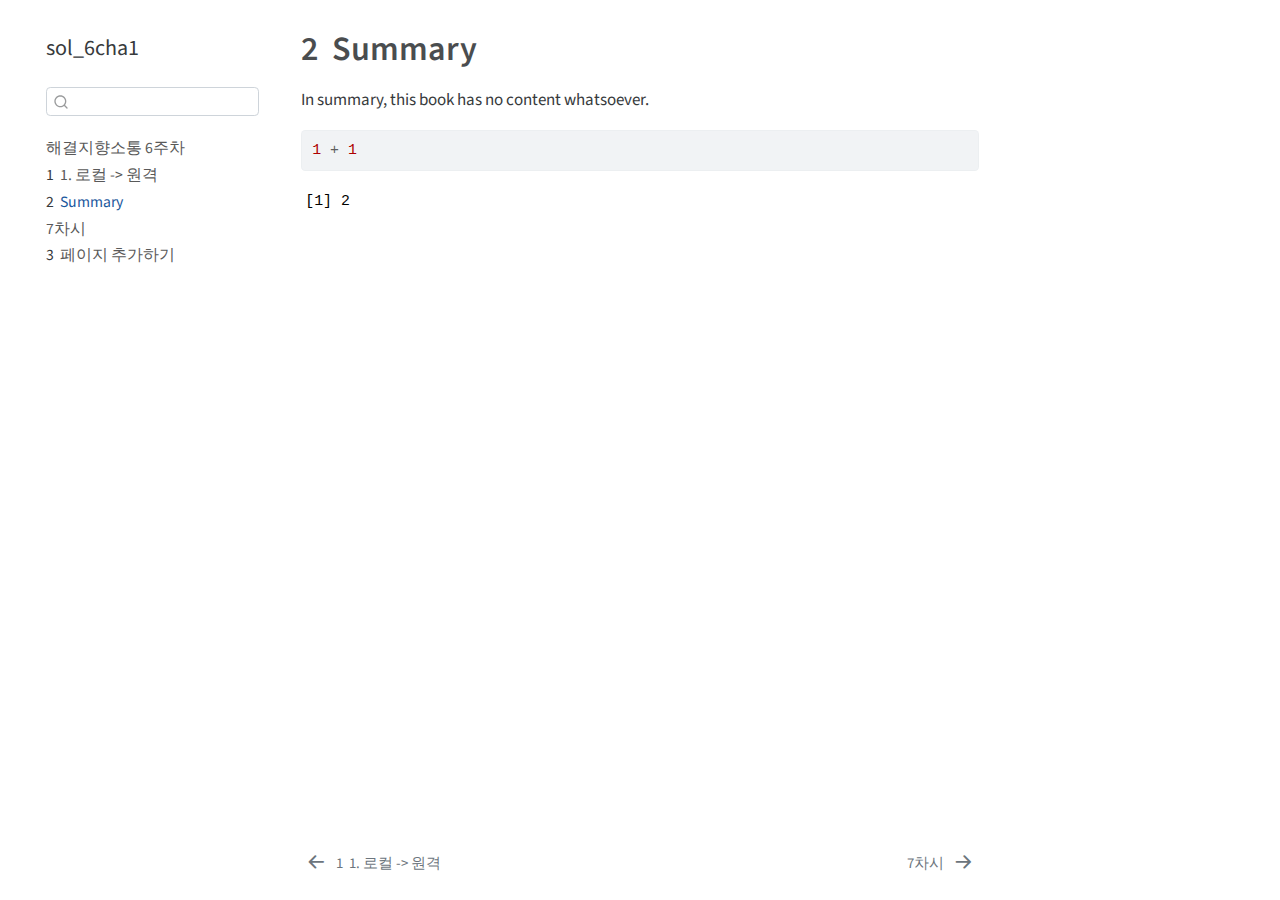
<file: _book/summary.html>
<!DOCTYPE html>
<html xmlns="http://www.w3.org/1999/xhtml" lang="en" xml:lang="en"><head>

<meta charset="utf-8">
<meta name="generator" content="quarto-1.2.335">

<meta name="viewport" content="width=device-width, initial-scale=1.0, user-scalable=yes">


<title>sol_6cha1 - 2&nbsp; Summary</title>
<style>
code{white-space: pre-wrap;}
span.smallcaps{font-variant: small-caps;}
div.columns{display: flex; gap: min(4vw, 1.5em);}
div.column{flex: auto; overflow-x: auto;}
div.hanging-indent{margin-left: 1.5em; text-indent: -1.5em;}
ul.task-list{list-style: none;}
ul.task-list li input[type="checkbox"] {
  width: 0.8em;
  margin: 0 0.8em 0.2em -1.6em;
  vertical-align: middle;
}
pre > code.sourceCode { white-space: pre; position: relative; }
pre > code.sourceCode > span { display: inline-block; line-height: 1.25; }
pre > code.sourceCode > span:empty { height: 1.2em; }
.sourceCode { overflow: visible; }
code.sourceCode > span { color: inherit; text-decoration: inherit; }
div.sourceCode { margin: 1em 0; }
pre.sourceCode { margin: 0; }
@media screen {
div.sourceCode { overflow: auto; }
}
@media print {
pre > code.sourceCode { white-space: pre-wrap; }
pre > code.sourceCode > span { text-indent: -5em; padding-left: 5em; }
}
pre.numberSource code
  { counter-reset: source-line 0; }
pre.numberSource code > span
  { position: relative; left: -4em; counter-increment: source-line; }
pre.numberSource code > span > a:first-child::before
  { content: counter(source-line);
    position: relative; left: -1em; text-align: right; vertical-align: baseline;
    border: none; display: inline-block;
    -webkit-touch-callout: none; -webkit-user-select: none;
    -khtml-user-select: none; -moz-user-select: none;
    -ms-user-select: none; user-select: none;
    padding: 0 4px; width: 4em;
    color: #aaaaaa;
  }
pre.numberSource { margin-left: 3em; border-left: 1px solid #aaaaaa;  padding-left: 4px; }
div.sourceCode
  {   }
@media screen {
pre > code.sourceCode > span > a:first-child::before { text-decoration: underline; }
}
code span.al { color: #ff0000; font-weight: bold; } /* Alert */
code span.an { color: #60a0b0; font-weight: bold; font-style: italic; } /* Annotation */
code span.at { color: #7d9029; } /* Attribute */
code span.bn { color: #40a070; } /* BaseN */
code span.bu { color: #008000; } /* BuiltIn */
code span.cf { color: #007020; font-weight: bold; } /* ControlFlow */
code span.ch { color: #4070a0; } /* Char */
code span.cn { color: #880000; } /* Constant */
code span.co { color: #60a0b0; font-style: italic; } /* Comment */
code span.cv { color: #60a0b0; font-weight: bold; font-style: italic; } /* CommentVar */
code span.do { color: #ba2121; font-style: italic; } /* Documentation */
code span.dt { color: #902000; } /* DataType */
code span.dv { color: #40a070; } /* DecVal */
code span.er { color: #ff0000; font-weight: bold; } /* Error */
code span.ex { } /* Extension */
code span.fl { color: #40a070; } /* Float */
code span.fu { color: #06287e; } /* Function */
code span.im { color: #008000; font-weight: bold; } /* Import */
code span.in { color: #60a0b0; font-weight: bold; font-style: italic; } /* Information */
code span.kw { color: #007020; font-weight: bold; } /* Keyword */
code span.op { color: #666666; } /* Operator */
code span.ot { color: #007020; } /* Other */
code span.pp { color: #bc7a00; } /* Preprocessor */
code span.sc { color: #4070a0; } /* SpecialChar */
code span.ss { color: #bb6688; } /* SpecialString */
code span.st { color: #4070a0; } /* String */
code span.va { color: #19177c; } /* Variable */
code span.vs { color: #4070a0; } /* VerbatimString */
code span.wa { color: #60a0b0; font-weight: bold; font-style: italic; } /* Warning */
</style>


<script src="site_libs/quarto-nav/quarto-nav.js"></script>
<script src="site_libs/quarto-nav/headroom.min.js"></script>
<script src="site_libs/clipboard/clipboard.min.js"></script>
<script src="site_libs/quarto-search/autocomplete.umd.js"></script>
<script src="site_libs/quarto-search/fuse.min.js"></script>
<script src="site_libs/quarto-search/quarto-search.js"></script>
<meta name="quarto:offset" content="./">
<link href="./references.html" rel="next">
<link href="./intro.html" rel="prev">
<script src="site_libs/quarto-html/quarto.js"></script>
<script src="site_libs/quarto-html/popper.min.js"></script>
<script src="site_libs/quarto-html/tippy.umd.min.js"></script>
<script src="site_libs/quarto-html/anchor.min.js"></script>
<link href="site_libs/quarto-html/tippy.css" rel="stylesheet">
<link href="site_libs/quarto-html/quarto-syntax-highlighting.css" rel="stylesheet" id="quarto-text-highlighting-styles">
<script src="site_libs/bootstrap/bootstrap.min.js"></script>
<link href="site_libs/bootstrap/bootstrap-icons.css" rel="stylesheet">
<link href="site_libs/bootstrap/bootstrap.min.css" rel="stylesheet" id="quarto-bootstrap" data-mode="light">
<script id="quarto-search-options" type="application/json">{
  "location": "sidebar",
  "copy-button": false,
  "collapse-after": 3,
  "panel-placement": "start",
  "type": "textbox",
  "limit": 20,
  "language": {
    "search-no-results-text": "No results",
    "search-matching-documents-text": "matching documents",
    "search-copy-link-title": "Copy link to search",
    "search-hide-matches-text": "Hide additional matches",
    "search-more-match-text": "more match in this document",
    "search-more-matches-text": "more matches in this document",
    "search-clear-button-title": "Clear",
    "search-detached-cancel-button-title": "Cancel",
    "search-submit-button-title": "Submit"
  }
}</script>


</head>

<body class="nav-sidebar floating">

<div id="quarto-search-results"></div>
  <header id="quarto-header" class="headroom fixed-top">
  <nav class="quarto-secondary-nav" data-bs-toggle="collapse" data-bs-target="#quarto-sidebar" aria-controls="quarto-sidebar" aria-expanded="false" aria-label="Toggle sidebar navigation" onclick="if (window.quartoToggleHeadroom) { window.quartoToggleHeadroom(); }">
    <div class="container-fluid d-flex justify-content-between">
      <h1 class="quarto-secondary-nav-title"><span class="chapter-number">2</span>&nbsp; <span class="chapter-title">Summary</span></h1>
      <button type="button" class="quarto-btn-toggle btn" aria-label="Show secondary navigation">
        <i class="bi bi-chevron-right"></i>
      </button>
    </div>
  </nav>
</header>
<!-- content -->
<div id="quarto-content" class="quarto-container page-columns page-rows-contents page-layout-article">
<!-- sidebar -->
  <nav id="quarto-sidebar" class="sidebar collapse sidebar-navigation floating overflow-auto">
    <div class="pt-lg-2 mt-2 text-left sidebar-header">
    <div class="sidebar-title mb-0 py-0">
      <a href="./">sol_6cha1</a> 
    </div>
      </div>
      <div class="mt-2 flex-shrink-0 align-items-center">
        <div class="sidebar-search">
        <div id="quarto-search" class="" title="Search"></div>
        </div>
      </div>
    <div class="sidebar-menu-container"> 
    <ul class="list-unstyled mt-1">
        <li class="sidebar-item">
  <div class="sidebar-item-container"> 
  <a href="./index.html" class="sidebar-item-text sidebar-link">해결지향소통 6주차</a>
  </div>
</li>
        <li class="sidebar-item">
  <div class="sidebar-item-container"> 
  <a href="./intro.html" class="sidebar-item-text sidebar-link"><span class="chapter-number">1</span>&nbsp; <span class="chapter-title">1. 로컬 -&gt; 원격</span></a>
  </div>
</li>
        <li class="sidebar-item">
  <div class="sidebar-item-container"> 
  <a href="./summary.html" class="sidebar-item-text sidebar-link active"><span class="chapter-number">2</span>&nbsp; <span class="chapter-title">Summary</span></a>
  </div>
</li>
        <li class="sidebar-item">
  <div class="sidebar-item-container"> 
  <a href="./references.html" class="sidebar-item-text sidebar-link">7차시</a>
  </div>
</li>
        <li class="sidebar-item">
  <div class="sidebar-item-container"> 
  <a href="./plusfile.html" class="sidebar-item-text sidebar-link"><span class="chapter-number">3</span>&nbsp; <span class="chapter-title">페이지 추가하기</span></a>
  </div>
</li>
    </ul>
    </div>
</nav>
<!-- margin-sidebar -->
    <div id="quarto-margin-sidebar" class="sidebar margin-sidebar">
        
    </div>
<!-- main -->
<main class="content" id="quarto-document-content">

<header id="title-block-header" class="quarto-title-block default">
<div class="quarto-title">
<h1 class="title d-none d-lg-block"><span class="chapter-number">2</span>&nbsp; <span class="chapter-title">Summary</span></h1>
</div>



<div class="quarto-title-meta">

    
  
    
  </div>
  

</header>

<p>In summary, this book has no content whatsoever.</p>
<div class="cell">
<div class="sourceCode cell-code" id="cb1"><pre class="sourceCode r code-with-copy"><code class="sourceCode r"><span id="cb1-1"><a href="#cb1-1" aria-hidden="true" tabindex="-1"></a><span class="dv">1</span> <span class="sc">+</span> <span class="dv">1</span></span></code><button title="Copy to Clipboard" class="code-copy-button"><i class="bi"></i></button></pre></div>
<div class="cell-output cell-output-stdout">
<pre><code>[1] 2</code></pre>
</div>
</div>



</main> <!-- /main -->
<script id="quarto-html-after-body" type="application/javascript">
window.document.addEventListener("DOMContentLoaded", function (event) {
  const toggleBodyColorMode = (bsSheetEl) => {
    const mode = bsSheetEl.getAttribute("data-mode");
    const bodyEl = window.document.querySelector("body");
    if (mode === "dark") {
      bodyEl.classList.add("quarto-dark");
      bodyEl.classList.remove("quarto-light");
    } else {
      bodyEl.classList.add("quarto-light");
      bodyEl.classList.remove("quarto-dark");
    }
  }
  const toggleBodyColorPrimary = () => {
    const bsSheetEl = window.document.querySelector("link#quarto-bootstrap");
    if (bsSheetEl) {
      toggleBodyColorMode(bsSheetEl);
    }
  }
  toggleBodyColorPrimary();  
  const icon = "";
  const anchorJS = new window.AnchorJS();
  anchorJS.options = {
    placement: 'right',
    icon: icon
  };
  anchorJS.add('.anchored');
  const clipboard = new window.ClipboardJS('.code-copy-button', {
    target: function(trigger) {
      return trigger.previousElementSibling;
    }
  });
  clipboard.on('success', function(e) {
    // button target
    const button = e.trigger;
    // don't keep focus
    button.blur();
    // flash "checked"
    button.classList.add('code-copy-button-checked');
    var currentTitle = button.getAttribute("title");
    button.setAttribute("title", "Copied!");
    let tooltip;
    if (window.bootstrap) {
      button.setAttribute("data-bs-toggle", "tooltip");
      button.setAttribute("data-bs-placement", "left");
      button.setAttribute("data-bs-title", "Copied!");
      tooltip = new bootstrap.Tooltip(button, 
        { trigger: "manual", 
          customClass: "code-copy-button-tooltip",
          offset: [0, -8]});
      tooltip.show();    
    }
    setTimeout(function() {
      if (tooltip) {
        tooltip.hide();
        button.removeAttribute("data-bs-title");
        button.removeAttribute("data-bs-toggle");
        button.removeAttribute("data-bs-placement");
      }
      button.setAttribute("title", currentTitle);
      button.classList.remove('code-copy-button-checked');
    }, 1000);
    // clear code selection
    e.clearSelection();
  });
  function tippyHover(el, contentFn) {
    const config = {
      allowHTML: true,
      content: contentFn,
      maxWidth: 500,
      delay: 100,
      arrow: false,
      appendTo: function(el) {
          return el.parentElement;
      },
      interactive: true,
      interactiveBorder: 10,
      theme: 'quarto',
      placement: 'bottom-start'
    };
    window.tippy(el, config); 
  }
  const noterefs = window.document.querySelectorAll('a[role="doc-noteref"]');
  for (var i=0; i<noterefs.length; i++) {
    const ref = noterefs[i];
    tippyHover(ref, function() {
      // use id or data attribute instead here
      let href = ref.getAttribute('data-footnote-href') || ref.getAttribute('href');
      try { href = new URL(href).hash; } catch {}
      const id = href.replace(/^#\/?/, "");
      const note = window.document.getElementById(id);
      return note.innerHTML;
    });
  }
  const findCites = (el) => {
    const parentEl = el.parentElement;
    if (parentEl) {
      const cites = parentEl.dataset.cites;
      if (cites) {
        return {
          el,
          cites: cites.split(' ')
        };
      } else {
        return findCites(el.parentElement)
      }
    } else {
      return undefined;
    }
  };
  var bibliorefs = window.document.querySelectorAll('a[role="doc-biblioref"]');
  for (var i=0; i<bibliorefs.length; i++) {
    const ref = bibliorefs[i];
    const citeInfo = findCites(ref);
    if (citeInfo) {
      tippyHover(citeInfo.el, function() {
        var popup = window.document.createElement('div');
        citeInfo.cites.forEach(function(cite) {
          var citeDiv = window.document.createElement('div');
          citeDiv.classList.add('hanging-indent');
          citeDiv.classList.add('csl-entry');
          var biblioDiv = window.document.getElementById('ref-' + cite);
          if (biblioDiv) {
            citeDiv.innerHTML = biblioDiv.innerHTML;
          }
          popup.appendChild(citeDiv);
        });
        return popup.innerHTML;
      });
    }
  }
});
</script>
<nav class="page-navigation">
  <div class="nav-page nav-page-previous">
      <a href="./intro.html" class="pagination-link">
        <i class="bi bi-arrow-left-short"></i> <span class="nav-page-text"><span class="chapter-number">1</span>&nbsp; <span class="chapter-title">1. 로컬 -&gt; 원격</span></span>
      </a>          
  </div>
  <div class="nav-page nav-page-next">
      <a href="./references.html" class="pagination-link">
        <span class="nav-page-text">7차시</span> <i class="bi bi-arrow-right-short"></i>
      </a>
  </div>
</nav>
</div> <!-- /content -->



</body></html>
</file>
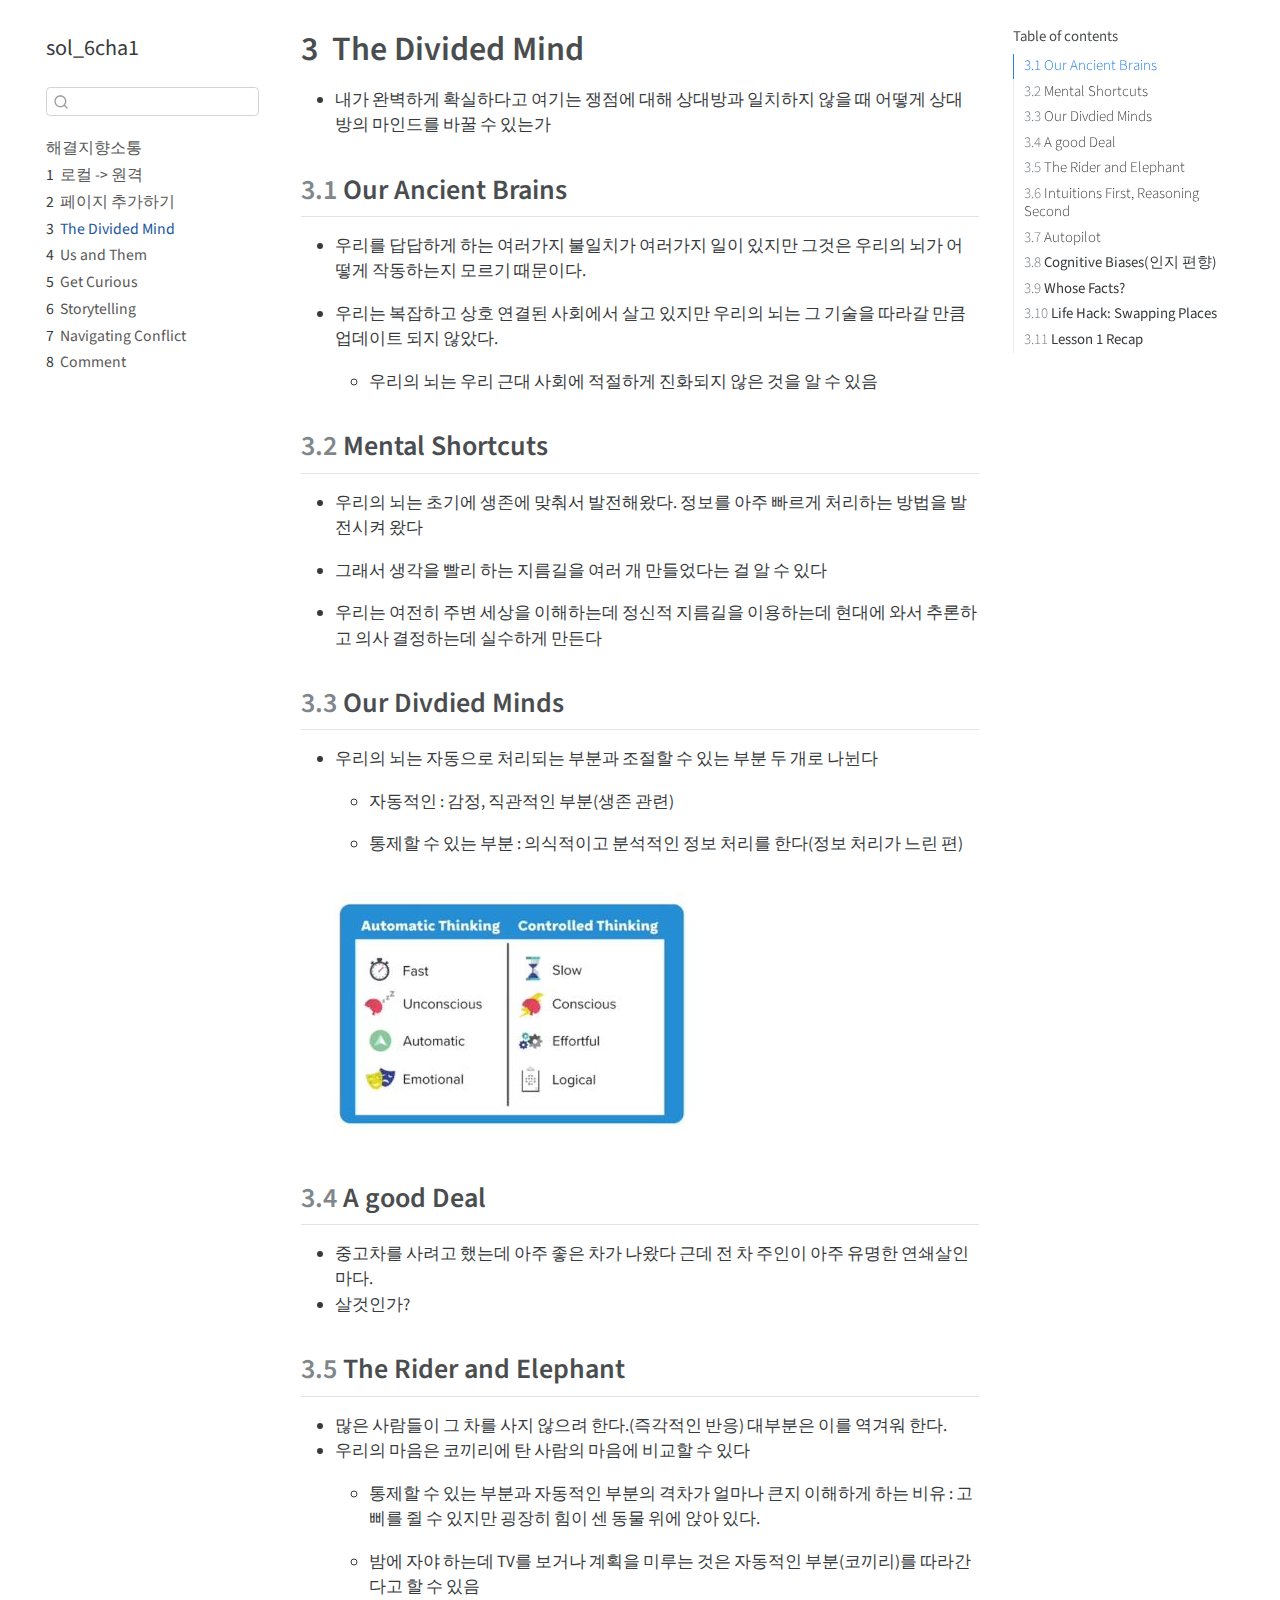
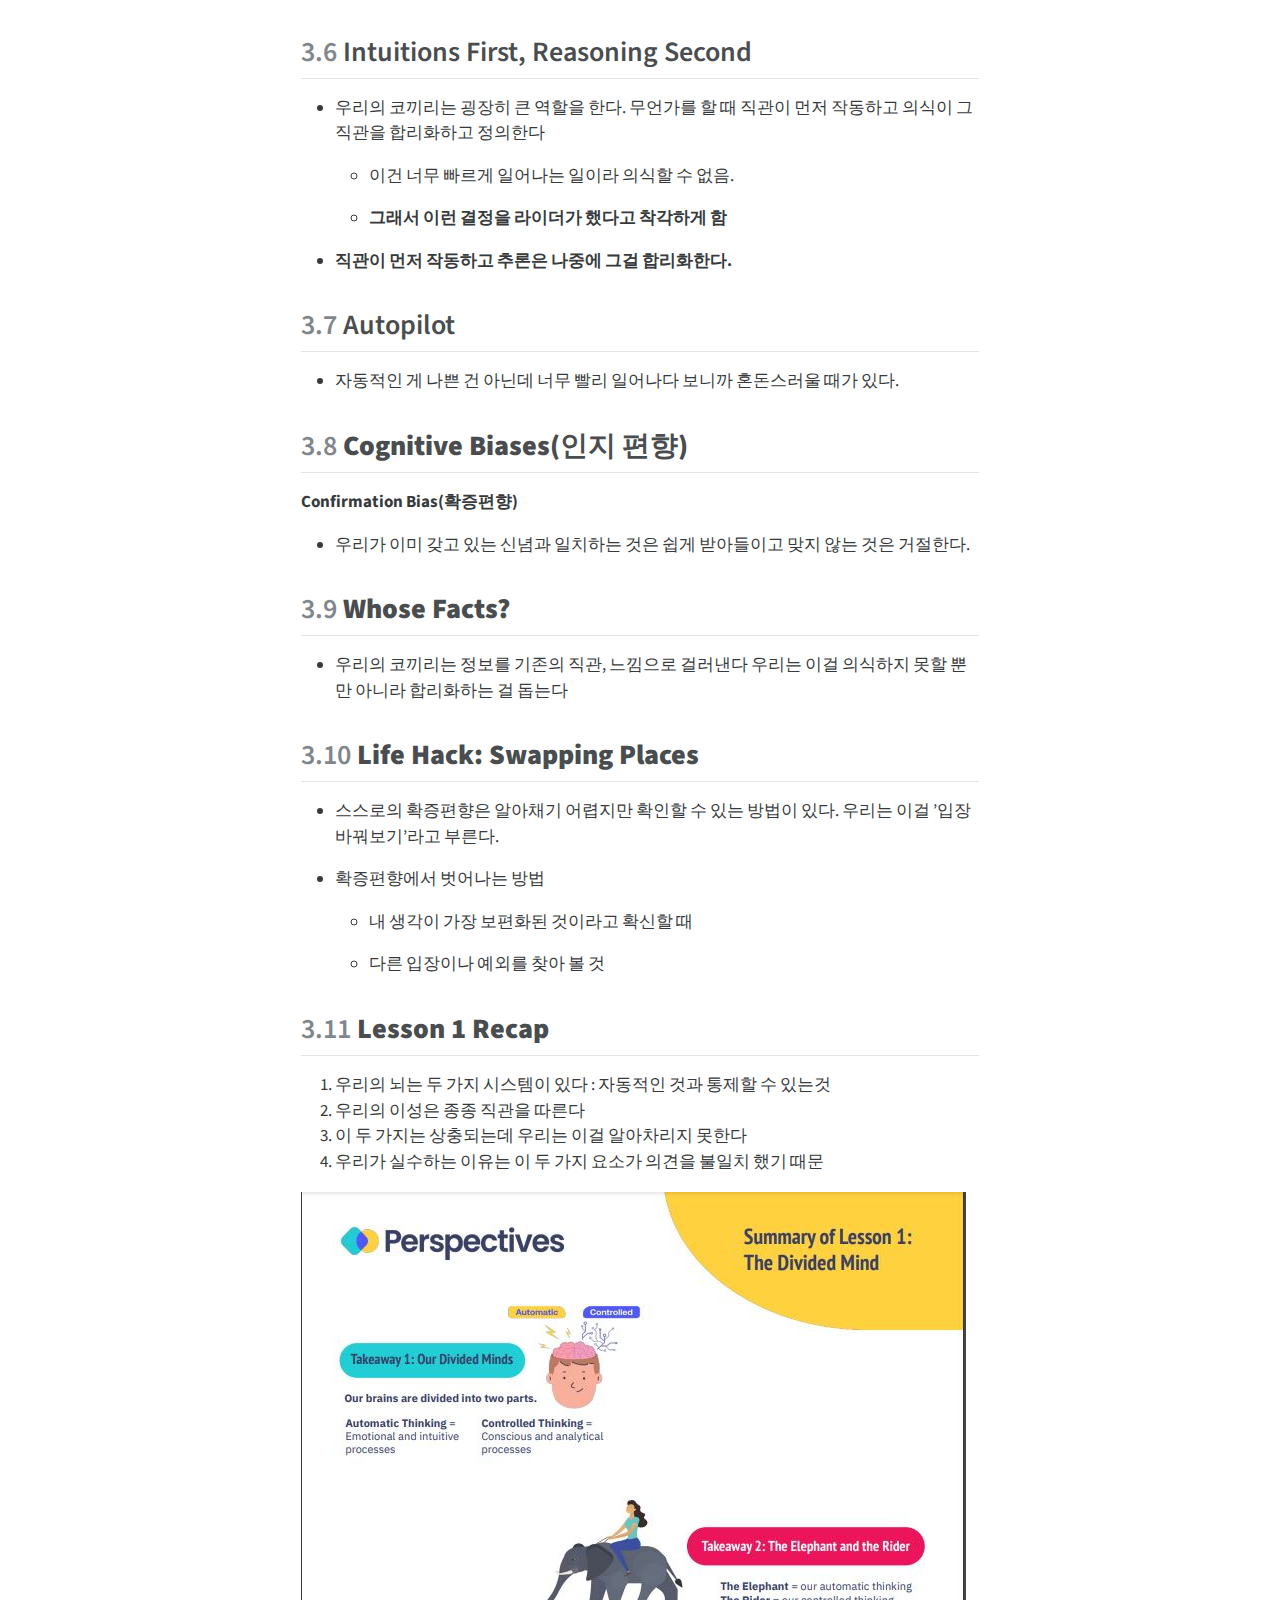
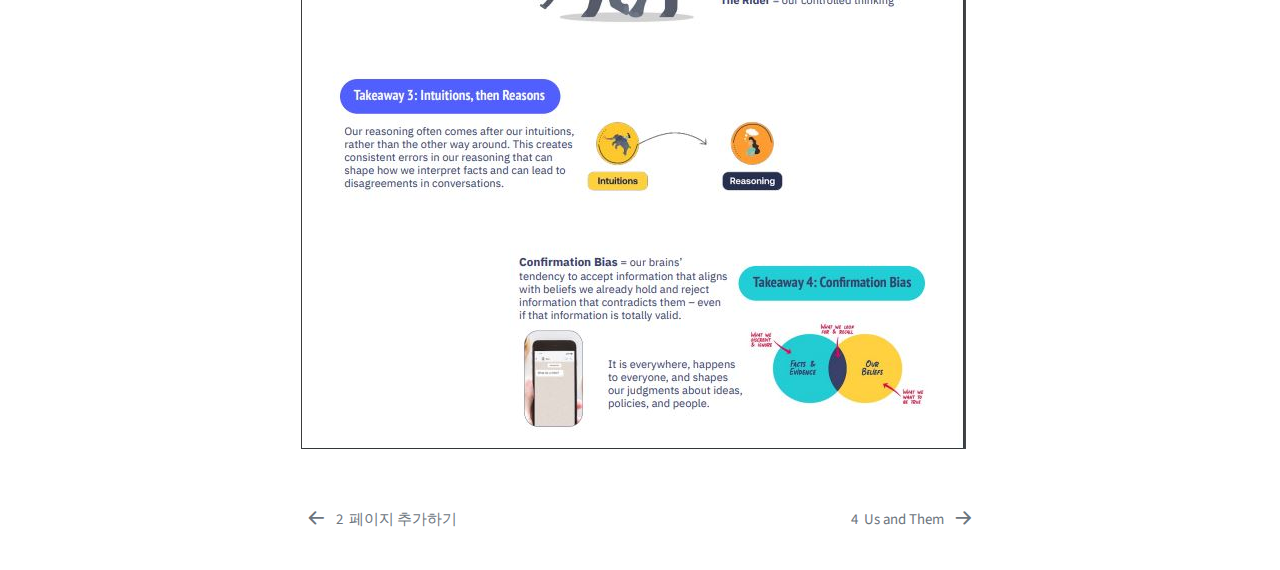
<file: _book/The Divided Mind.html>
<!DOCTYPE html>
<html xmlns="http://www.w3.org/1999/xhtml" lang="en" xml:lang="en"><head>

<meta charset="utf-8">
<meta name="generator" content="quarto-1.3.450">

<meta name="viewport" content="width=device-width, initial-scale=1.0, user-scalable=yes">


<title>sol_6cha1 - 3&nbsp; The Divided Mind</title>
<style>
code{white-space: pre-wrap;}
span.smallcaps{font-variant: small-caps;}
div.columns{display: flex; gap: min(4vw, 1.5em);}
div.column{flex: auto; overflow-x: auto;}
div.hanging-indent{margin-left: 1.5em; text-indent: -1.5em;}
ul.task-list{list-style: none;}
ul.task-list li input[type="checkbox"] {
  width: 0.8em;
  margin: 0 0.8em 0.2em -1em; /* quarto-specific, see https://github.com/quarto-dev/quarto-cli/issues/4556 */ 
  vertical-align: middle;
}
</style>


<script src="site_libs/quarto-nav/quarto-nav.js"></script>
<script src="site_libs/quarto-nav/headroom.min.js"></script>
<script src="site_libs/clipboard/clipboard.min.js"></script>
<script src="site_libs/quarto-search/autocomplete.umd.js"></script>
<script src="site_libs/quarto-search/fuse.min.js"></script>
<script src="site_libs/quarto-search/quarto-search.js"></script>
<meta name="quarto:offset" content="./">
<link href="./Us and Them.html" rel="next">
<link href="./plusfile.html" rel="prev">
<script src="site_libs/quarto-html/quarto.js"></script>
<script src="site_libs/quarto-html/popper.min.js"></script>
<script src="site_libs/quarto-html/tippy.umd.min.js"></script>
<script src="site_libs/quarto-html/anchor.min.js"></script>
<link href="site_libs/quarto-html/tippy.css" rel="stylesheet">
<link href="site_libs/quarto-html/quarto-syntax-highlighting.css" rel="stylesheet" id="quarto-text-highlighting-styles">
<script src="site_libs/bootstrap/bootstrap.min.js"></script>
<link href="site_libs/bootstrap/bootstrap-icons.css" rel="stylesheet">
<link href="site_libs/bootstrap/bootstrap.min.css" rel="stylesheet" id="quarto-bootstrap" data-mode="light">
<script id="quarto-search-options" type="application/json">{
  "location": "sidebar",
  "copy-button": false,
  "collapse-after": 3,
  "panel-placement": "start",
  "type": "textbox",
  "limit": 20,
  "language": {
    "search-no-results-text": "No results",
    "search-matching-documents-text": "matching documents",
    "search-copy-link-title": "Copy link to search",
    "search-hide-matches-text": "Hide additional matches",
    "search-more-match-text": "more match in this document",
    "search-more-matches-text": "more matches in this document",
    "search-clear-button-title": "Clear",
    "search-detached-cancel-button-title": "Cancel",
    "search-submit-button-title": "Submit",
    "search-label": "Search"
  }
}</script>


</head>

<body class="nav-sidebar floating">

<div id="quarto-search-results"></div>
  <header id="quarto-header" class="headroom fixed-top">
  <nav class="quarto-secondary-nav">
    <div class="container-fluid d-flex">
      <button type="button" class="quarto-btn-toggle btn" data-bs-toggle="collapse" data-bs-target="#quarto-sidebar,#quarto-sidebar-glass" aria-controls="quarto-sidebar" aria-expanded="false" aria-label="Toggle sidebar navigation" onclick="if (window.quartoToggleHeadroom) { window.quartoToggleHeadroom(); }">
        <i class="bi bi-layout-text-sidebar-reverse"></i>
      </button>
      <nav class="quarto-page-breadcrumbs" aria-label="breadcrumb"><ol class="breadcrumb"><li class="breadcrumb-item"><a href="./The Divided Mind.html"><span class="chapter-number">3</span>&nbsp; <span class="chapter-title">The Divided Mind</span></a></li></ol></nav>
      <a class="flex-grow-1" role="button" data-bs-toggle="collapse" data-bs-target="#quarto-sidebar,#quarto-sidebar-glass" aria-controls="quarto-sidebar" aria-expanded="false" aria-label="Toggle sidebar navigation" onclick="if (window.quartoToggleHeadroom) { window.quartoToggleHeadroom(); }">      
      </a>
      <button type="button" class="btn quarto-search-button" aria-label="" onclick="window.quartoOpenSearch();">
        <i class="bi bi-search"></i>
      </button>
    </div>
  </nav>
</header>
<!-- content -->
<div id="quarto-content" class="quarto-container page-columns page-rows-contents page-layout-article">
<!-- sidebar -->
  <nav id="quarto-sidebar" class="sidebar collapse collapse-horizontal sidebar-navigation floating overflow-auto">
    <div class="pt-lg-2 mt-2 text-left sidebar-header">
    <div class="sidebar-title mb-0 py-0">
      <a href="./">sol_6cha1</a> 
    </div>
      </div>
        <div class="mt-2 flex-shrink-0 align-items-center">
        <div class="sidebar-search">
        <div id="quarto-search" class="" title="Search"></div>
        </div>
        </div>
    <div class="sidebar-menu-container"> 
    <ul class="list-unstyled mt-1">
        <li class="sidebar-item">
  <div class="sidebar-item-container"> 
  <a href="./index.html" class="sidebar-item-text sidebar-link">
 <span class="menu-text">해결지향소통</span></a>
  </div>
</li>
        <li class="sidebar-item">
  <div class="sidebar-item-container"> 
  <a href="./intro.html" class="sidebar-item-text sidebar-link">
 <span class="menu-text"><span class="chapter-number">1</span>&nbsp; <span class="chapter-title">로컬 -&gt; 원격</span></span></a>
  </div>
</li>
        <li class="sidebar-item">
  <div class="sidebar-item-container"> 
  <a href="./plusfile.html" class="sidebar-item-text sidebar-link">
 <span class="menu-text"><span class="chapter-number">2</span>&nbsp; <span class="chapter-title">페이지 추가하기</span></span></a>
  </div>
</li>
        <li class="sidebar-item">
  <div class="sidebar-item-container"> 
  <a href="./The Divided Mind.html" class="sidebar-item-text sidebar-link active">
 <span class="menu-text"><span class="chapter-number">3</span>&nbsp; <span class="chapter-title">The Divided Mind</span></span></a>
  </div>
</li>
        <li class="sidebar-item">
  <div class="sidebar-item-container"> 
  <a href="./Us and Them.html" class="sidebar-item-text sidebar-link">
 <span class="menu-text"><span class="chapter-number">4</span>&nbsp; <span class="chapter-title">Us and Them</span></span></a>
  </div>
</li>
        <li class="sidebar-item">
  <div class="sidebar-item-container"> 
  <a href="./Get Curious.html" class="sidebar-item-text sidebar-link">
 <span class="menu-text"><span class="chapter-number">5</span>&nbsp; <span class="chapter-title">Get Curious</span></span></a>
  </div>
</li>
        <li class="sidebar-item">
  <div class="sidebar-item-container"> 
  <a href="./Storytelling.html" class="sidebar-item-text sidebar-link">
 <span class="menu-text"><span class="chapter-number">6</span>&nbsp; <span class="chapter-title">Storytelling</span></span></a>
  </div>
</li>
        <li class="sidebar-item">
  <div class="sidebar-item-container"> 
  <a href="./Navigating Conflict.html" class="sidebar-item-text sidebar-link">
 <span class="menu-text"><span class="chapter-number">7</span>&nbsp; <span class="chapter-title">Navigating Conflict</span></span></a>
  </div>
</li>
        <li class="sidebar-item">
  <div class="sidebar-item-container"> 
  <a href="./Comment.html" class="sidebar-item-text sidebar-link">
 <span class="menu-text"><span class="chapter-number">8</span>&nbsp; <span class="chapter-title">Comment</span></span></a>
  </div>
</li>
    </ul>
    </div>
</nav>
<div id="quarto-sidebar-glass" data-bs-toggle="collapse" data-bs-target="#quarto-sidebar,#quarto-sidebar-glass"></div>
<!-- margin-sidebar -->
    <div id="quarto-margin-sidebar" class="sidebar margin-sidebar">
        <nav id="TOC" role="doc-toc" class="toc-active">
    <h2 id="toc-title">Table of contents</h2>
   
  <ul>
  <li><a href="#our-ancient-brains" id="toc-our-ancient-brains" class="nav-link active" data-scroll-target="#our-ancient-brains"><span class="header-section-number">3.1</span> Our Ancient Brains</a></li>
  <li><a href="#mental-shortcuts" id="toc-mental-shortcuts" class="nav-link" data-scroll-target="#mental-shortcuts"><span class="header-section-number">3.2</span> Mental Shortcuts</a></li>
  <li><a href="#our-divdied-minds" id="toc-our-divdied-minds" class="nav-link" data-scroll-target="#our-divdied-minds"><span class="header-section-number">3.3</span> Our Divdied Minds</a></li>
  <li><a href="#a-good-deal" id="toc-a-good-deal" class="nav-link" data-scroll-target="#a-good-deal"><span class="header-section-number">3.4</span> A good Deal</a></li>
  <li><a href="#the-rider-and-elephant" id="toc-the-rider-and-elephant" class="nav-link" data-scroll-target="#the-rider-and-elephant"><span class="header-section-number">3.5</span> The Rider and Elephant</a></li>
  <li><a href="#intuitions-first-reasoning-second" id="toc-intuitions-first-reasoning-second" class="nav-link" data-scroll-target="#intuitions-first-reasoning-second"><span class="header-section-number">3.6</span> Intuitions First, Reasoning Second</a></li>
  <li><a href="#autopilot" id="toc-autopilot" class="nav-link" data-scroll-target="#autopilot"><span class="header-section-number">3.7</span> Autopilot</a></li>
  <li><a href="#cognitive-biases인지-편향" id="toc-cognitive-biases인지-편향" class="nav-link" data-scroll-target="#cognitive-biases인지-편향"><span class="header-section-number">3.8</span> <strong>Cognitive Biases(인지 편향)</strong></a></li>
  <li><a href="#whose-facts" id="toc-whose-facts" class="nav-link" data-scroll-target="#whose-facts"><span class="header-section-number">3.9</span> <strong>Whose Facts?</strong></a></li>
  <li><a href="#life-hack-swapping-places" id="toc-life-hack-swapping-places" class="nav-link" data-scroll-target="#life-hack-swapping-places"><span class="header-section-number">3.10</span> <strong>Life Hack: Swapping Places</strong></a></li>
  <li><a href="#lesson-1-recap" id="toc-lesson-1-recap" class="nav-link" data-scroll-target="#lesson-1-recap"><span class="header-section-number">3.11</span> <strong>Lesson 1 Recap</strong></a></li>
  </ul>
</nav>
    </div>
<!-- main -->
<main class="content" id="quarto-document-content">

<header id="title-block-header" class="quarto-title-block default">
<div class="quarto-title">
<h1 class="title"><span class="chapter-number">3</span>&nbsp; <span class="chapter-title">The Divided Mind</span></h1>
</div>



<div class="quarto-title-meta">

    
  
    
  </div>
  

</header>

<ul>
<li>내가 완벽하게 확실하다고 여기는 쟁점에 대해 상대방과 일치하지 않을 때 어떻게 상대방의 마인드를 바꿀 수 있는가</li>
</ul>
<section id="our-ancient-brains" class="level2" data-number="3.1">
<h2 data-number="3.1" class="anchored" data-anchor-id="our-ancient-brains"><span class="header-section-number">3.1</span> Our Ancient Brains</h2>
<ul>
<li><p>우리를 답답하게 하는 여러가지 불일치가 여러가지 일이 있지만 그것은 우리의 뇌가 어떻게 작동하는지 모르기 때문이다.</p></li>
<li><p>우리는 복잡하고 상호 연결된 사회에서 살고 있지만 우리의 뇌는 그 기술을 따라갈 만큼 업데이트 되지 않았다.</p>
<ul>
<li>우리의 뇌는 우리 근대 사회에 적절하게 진화되지 않은 것을 알 수 있음</li>
</ul></li>
</ul>
</section>
<section id="mental-shortcuts" class="level2" data-number="3.2">
<h2 data-number="3.2" class="anchored" data-anchor-id="mental-shortcuts"><span class="header-section-number">3.2</span> Mental Shortcuts</h2>
<ul>
<li><p>우리의 뇌는 초기에 생존에 맞춰서 발전해왔다. 정보를 아주 빠르게 처리하는 방법을 발전시켜 왔다</p></li>
<li><p>그래서 생각을 빨리 하는 지름길을 여러 개 만들었다는 걸 알 수 있다</p></li>
<li><p>우리는 여전히 주변 세상을 이해하는데 정신적 지름길을 이용하는데 현대에 와서 추론하고 의사 결정하는데 실수하게 만든다</p></li>
</ul>
</section>
<section id="our-divdied-minds" class="level2" data-number="3.3">
<h2 data-number="3.3" class="anchored" data-anchor-id="our-divdied-minds"><span class="header-section-number">3.3</span> Our Divdied Minds</h2>
<ul>
<li><p>우리의 뇌는 자동으로 처리되는 부분과 조절할 수 있는 부분 두 개로 나뉜다</p>
<ul>
<li><p>자동적인 : 감정, 직관적인 부분(생존 관련)</p></li>
<li><p>통제할 수 있는 부분 : 의식적이고 분석적인 정보 처리를 한다(정보 처리가 느린 편)</p></li>
</ul></li>
</ul>
<p><img src="images/cap.JPG" class="img-fluid"></p>
</section>
<section id="a-good-deal" class="level2" data-number="3.4">
<h2 data-number="3.4" class="anchored" data-anchor-id="a-good-deal"><span class="header-section-number">3.4</span> A good Deal</h2>
<ul>
<li>중고차를 사려고 했는데 아주 좋은 차가 나왔다 근데 전 차 주인이 아주 유명한 연쇄살인마다.</li>
<li>살것인가?</li>
</ul>
</section>
<section id="the-rider-and-elephant" class="level2" data-number="3.5">
<h2 data-number="3.5" class="anchored" data-anchor-id="the-rider-and-elephant"><span class="header-section-number">3.5</span> The Rider and Elephant</h2>
<ul>
<li>많은 사람들이 그 차를 사지 않으려 한다.(즉각적인 반응) 대부분은 이를 역겨워 한다.</li>
<li>우리의 마음은 코끼리에 탄 사람의 마음에 비교할 수 있다
<ul>
<li><p>통제할 수 있는 부분과 자동적인 부분의 격차가 얼마나 큰지 이해하게 하는 비유 : 고삐를 쥘 수 있지만 굉장히 힘이 센 동물 위에 앉아 있다.</p></li>
<li><p>밤에 자야 하는데 TV를 보거나 계획을 미루는 것은 자동적인 부분(코끼리)를 따라간다고 할 수 있음</p></li>
</ul></li>
</ul>
</section>
<section id="intuitions-first-reasoning-second" class="level2" data-number="3.6">
<h2 data-number="3.6" class="anchored" data-anchor-id="intuitions-first-reasoning-second"><span class="header-section-number">3.6</span> Intuitions First, Reasoning Second</h2>
<ul>
<li>우리의 코끼리는 굉장히 큰 역할을 한다. 무언가를 할 때 직관이 먼저 작동하고 의식이 그 직관을 합리화하고 정의한다
<ul>
<li><p>이건 너무 빠르게 일어나는 일이라 의식할 수 없음.</p></li>
<li><p><strong>그래서 이런 결정을 라이더가 했다고 착각하게 함</strong></p></li>
</ul></li>
<li><strong>직관이 먼저 작동하고 추론은 나중에 그걸 합리화한다.</strong></li>
</ul>
</section>
<section id="autopilot" class="level2" data-number="3.7">
<h2 data-number="3.7" class="anchored" data-anchor-id="autopilot"><span class="header-section-number">3.7</span> Autopilot</h2>
<ul>
<li>자동적인 게 나쁜 건 아닌데 너무 빨리 일어나다 보니까 혼돈스러울 때가 있다.</li>
</ul>
</section>
<section id="cognitive-biases인지-편향" class="level2" data-number="3.8">
<h2 data-number="3.8" class="anchored" data-anchor-id="cognitive-biases인지-편향"><span class="header-section-number">3.8</span> <strong>Cognitive Biases(인지 편향)</strong></h2>
<p><strong>Confirmation Bias(확증편향)</strong></p>
<ul>
<li>우리가 이미 갖고 있는 신념과 일치하는 것은 쉽게 받아들이고 맞지 않는 것은 거절한다.</li>
</ul>
</section>
<section id="whose-facts" class="level2" data-number="3.9">
<h2 data-number="3.9" class="anchored" data-anchor-id="whose-facts"><span class="header-section-number">3.9</span> <strong>Whose Facts?</strong></h2>
<ul>
<li>우리의 코끼리는 정보를 기존의 직관, 느낌으로 걸러낸다 우리는 이걸 의식하지 못할 뿐만 아니라 합리화하는 걸 돕는다</li>
</ul>
</section>
<section id="life-hack-swapping-places" class="level2" data-number="3.10">
<h2 data-number="3.10" class="anchored" data-anchor-id="life-hack-swapping-places"><span class="header-section-number">3.10</span> <strong>Life Hack: Swapping Places</strong></h2>
<ul>
<li><p>스스로의 확증편향은 알아채기 어렵지만 확인할 수 있는 방법이 있다. 우리는 이걸 ’입장 바꿔보기’라고 부른다.</p></li>
<li><p>확증편향에서 벗어나는 방법</p>
<ul>
<li><p>내 생각이 가장 보편화된 것이라고 확신할 때</p></li>
<li><p>다른 입장이나 예외를 찾아 볼 것</p></li>
</ul></li>
</ul>
</section>
<section id="lesson-1-recap" class="level2" data-number="3.11">
<h2 data-number="3.11" class="anchored" data-anchor-id="lesson-1-recap"><span class="header-section-number">3.11</span> <strong>Lesson 1 Recap</strong></h2>
<ol type="1">
<li>우리의 뇌는 두 가지 시스템이 있다 : 자동적인 것과 통제할 수 있는것</li>
<li>우리의 이성은 종종 직관을 따른다</li>
<li>이 두 가지는 상충되는데 우리는 이걸 알아차리지 못한다</li>
<li>우리가 실수하는 이유는 이 두 가지 요소가 의견을 불일치 했기 때문</li>
</ol>
<p><img src="images/fill.JPG" class="img-fluid"></p>


</section>

</main> <!-- /main -->
<script id="quarto-html-after-body" type="application/javascript">
window.document.addEventListener("DOMContentLoaded", function (event) {
  const toggleBodyColorMode = (bsSheetEl) => {
    const mode = bsSheetEl.getAttribute("data-mode");
    const bodyEl = window.document.querySelector("body");
    if (mode === "dark") {
      bodyEl.classList.add("quarto-dark");
      bodyEl.classList.remove("quarto-light");
    } else {
      bodyEl.classList.add("quarto-light");
      bodyEl.classList.remove("quarto-dark");
    }
  }
  const toggleBodyColorPrimary = () => {
    const bsSheetEl = window.document.querySelector("link#quarto-bootstrap");
    if (bsSheetEl) {
      toggleBodyColorMode(bsSheetEl);
    }
  }
  toggleBodyColorPrimary();  
  const icon = "";
  const anchorJS = new window.AnchorJS();
  anchorJS.options = {
    placement: 'right',
    icon: icon
  };
  anchorJS.add('.anchored');
  const isCodeAnnotation = (el) => {
    for (const clz of el.classList) {
      if (clz.startsWith('code-annotation-')) {                     
        return true;
      }
    }
    return false;
  }
  const clipboard = new window.ClipboardJS('.code-copy-button', {
    text: function(trigger) {
      const codeEl = trigger.previousElementSibling.cloneNode(true);
      for (const childEl of codeEl.children) {
        if (isCodeAnnotation(childEl)) {
          childEl.remove();
        }
      }
      return codeEl.innerText;
    }
  });
  clipboard.on('success', function(e) {
    // button target
    const button = e.trigger;
    // don't keep focus
    button.blur();
    // flash "checked"
    button.classList.add('code-copy-button-checked');
    var currentTitle = button.getAttribute("title");
    button.setAttribute("title", "Copied!");
    let tooltip;
    if (window.bootstrap) {
      button.setAttribute("data-bs-toggle", "tooltip");
      button.setAttribute("data-bs-placement", "left");
      button.setAttribute("data-bs-title", "Copied!");
      tooltip = new bootstrap.Tooltip(button, 
        { trigger: "manual", 
          customClass: "code-copy-button-tooltip",
          offset: [0, -8]});
      tooltip.show();    
    }
    setTimeout(function() {
      if (tooltip) {
        tooltip.hide();
        button.removeAttribute("data-bs-title");
        button.removeAttribute("data-bs-toggle");
        button.removeAttribute("data-bs-placement");
      }
      button.setAttribute("title", currentTitle);
      button.classList.remove('code-copy-button-checked');
    }, 1000);
    // clear code selection
    e.clearSelection();
  });
  function tippyHover(el, contentFn) {
    const config = {
      allowHTML: true,
      content: contentFn,
      maxWidth: 500,
      delay: 100,
      arrow: false,
      appendTo: function(el) {
          return el.parentElement;
      },
      interactive: true,
      interactiveBorder: 10,
      theme: 'quarto',
      placement: 'bottom-start'
    };
    window.tippy(el, config); 
  }
  const noterefs = window.document.querySelectorAll('a[role="doc-noteref"]');
  for (var i=0; i<noterefs.length; i++) {
    const ref = noterefs[i];
    tippyHover(ref, function() {
      // use id or data attribute instead here
      let href = ref.getAttribute('data-footnote-href') || ref.getAttribute('href');
      try { href = new URL(href).hash; } catch {}
      const id = href.replace(/^#\/?/, "");
      const note = window.document.getElementById(id);
      return note.innerHTML;
    });
  }
      let selectedAnnoteEl;
      const selectorForAnnotation = ( cell, annotation) => {
        let cellAttr = 'data-code-cell="' + cell + '"';
        let lineAttr = 'data-code-annotation="' +  annotation + '"';
        const selector = 'span[' + cellAttr + '][' + lineAttr + ']';
        return selector;
      }
      const selectCodeLines = (annoteEl) => {
        const doc = window.document;
        const targetCell = annoteEl.getAttribute("data-target-cell");
        const targetAnnotation = annoteEl.getAttribute("data-target-annotation");
        const annoteSpan = window.document.querySelector(selectorForAnnotation(targetCell, targetAnnotation));
        const lines = annoteSpan.getAttribute("data-code-lines").split(",");
        const lineIds = lines.map((line) => {
          return targetCell + "-" + line;
        })
        let top = null;
        let height = null;
        let parent = null;
        if (lineIds.length > 0) {
            //compute the position of the single el (top and bottom and make a div)
            const el = window.document.getElementById(lineIds[0]);
            top = el.offsetTop;
            height = el.offsetHeight;
            parent = el.parentElement.parentElement;
          if (lineIds.length > 1) {
            const lastEl = window.document.getElementById(lineIds[lineIds.length - 1]);
            const bottom = lastEl.offsetTop + lastEl.offsetHeight;
            height = bottom - top;
          }
          if (top !== null && height !== null && parent !== null) {
            // cook up a div (if necessary) and position it 
            let div = window.document.getElementById("code-annotation-line-highlight");
            if (div === null) {
              div = window.document.createElement("div");
              div.setAttribute("id", "code-annotation-line-highlight");
              div.style.position = 'absolute';
              parent.appendChild(div);
            }
            div.style.top = top - 2 + "px";
            div.style.height = height + 4 + "px";
            let gutterDiv = window.document.getElementById("code-annotation-line-highlight-gutter");
            if (gutterDiv === null) {
              gutterDiv = window.document.createElement("div");
              gutterDiv.setAttribute("id", "code-annotation-line-highlight-gutter");
              gutterDiv.style.position = 'absolute';
              const codeCell = window.document.getElementById(targetCell);
              const gutter = codeCell.querySelector('.code-annotation-gutter');
              gutter.appendChild(gutterDiv);
            }
            gutterDiv.style.top = top - 2 + "px";
            gutterDiv.style.height = height + 4 + "px";
          }
          selectedAnnoteEl = annoteEl;
        }
      };
      const unselectCodeLines = () => {
        const elementsIds = ["code-annotation-line-highlight", "code-annotation-line-highlight-gutter"];
        elementsIds.forEach((elId) => {
          const div = window.document.getElementById(elId);
          if (div) {
            div.remove();
          }
        });
        selectedAnnoteEl = undefined;
      };
      // Attach click handler to the DT
      const annoteDls = window.document.querySelectorAll('dt[data-target-cell]');
      for (const annoteDlNode of annoteDls) {
        annoteDlNode.addEventListener('click', (event) => {
          const clickedEl = event.target;
          if (clickedEl !== selectedAnnoteEl) {
            unselectCodeLines();
            const activeEl = window.document.querySelector('dt[data-target-cell].code-annotation-active');
            if (activeEl) {
              activeEl.classList.remove('code-annotation-active');
            }
            selectCodeLines(clickedEl);
            clickedEl.classList.add('code-annotation-active');
          } else {
            // Unselect the line
            unselectCodeLines();
            clickedEl.classList.remove('code-annotation-active');
          }
        });
      }
  const findCites = (el) => {
    const parentEl = el.parentElement;
    if (parentEl) {
      const cites = parentEl.dataset.cites;
      if (cites) {
        return {
          el,
          cites: cites.split(' ')
        };
      } else {
        return findCites(el.parentElement)
      }
    } else {
      return undefined;
    }
  };
  var bibliorefs = window.document.querySelectorAll('a[role="doc-biblioref"]');
  for (var i=0; i<bibliorefs.length; i++) {
    const ref = bibliorefs[i];
    const citeInfo = findCites(ref);
    if (citeInfo) {
      tippyHover(citeInfo.el, function() {
        var popup = window.document.createElement('div');
        citeInfo.cites.forEach(function(cite) {
          var citeDiv = window.document.createElement('div');
          citeDiv.classList.add('hanging-indent');
          citeDiv.classList.add('csl-entry');
          var biblioDiv = window.document.getElementById('ref-' + cite);
          if (biblioDiv) {
            citeDiv.innerHTML = biblioDiv.innerHTML;
          }
          popup.appendChild(citeDiv);
        });
        return popup.innerHTML;
      });
    }
  }
});
</script>
<nav class="page-navigation">
  <div class="nav-page nav-page-previous">
      <a href="./plusfile.html" class="pagination-link">
        <i class="bi bi-arrow-left-short"></i> <span class="nav-page-text"><span class="chapter-number">2</span>&nbsp; <span class="chapter-title">페이지 추가하기</span></span>
      </a>          
  </div>
  <div class="nav-page nav-page-next">
      <a href="./Us and Them.html" class="pagination-link">
        <span class="nav-page-text"><span class="chapter-number">4</span>&nbsp; <span class="chapter-title">Us and Them</span></span> <i class="bi bi-arrow-right-short"></i>
      </a>
  </div>
</nav>
</div> <!-- /content -->



</body></html>
</file>
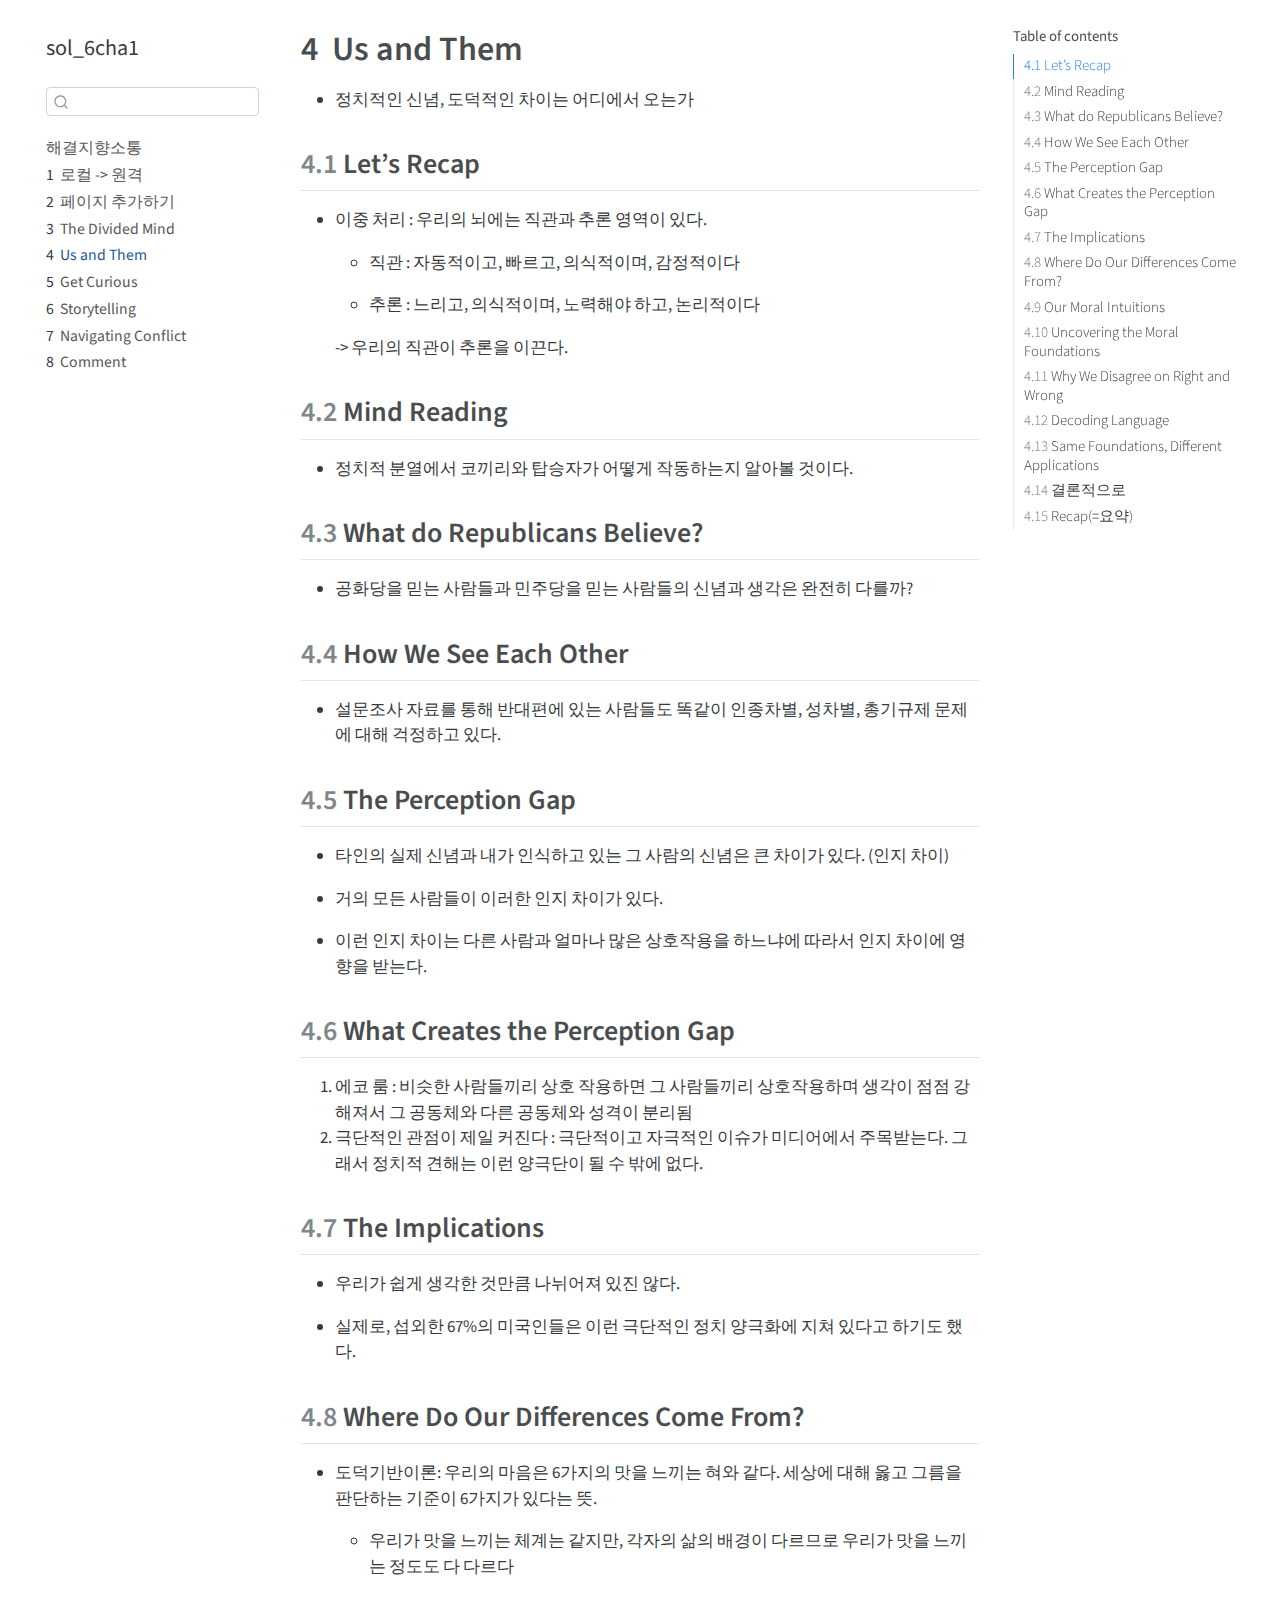
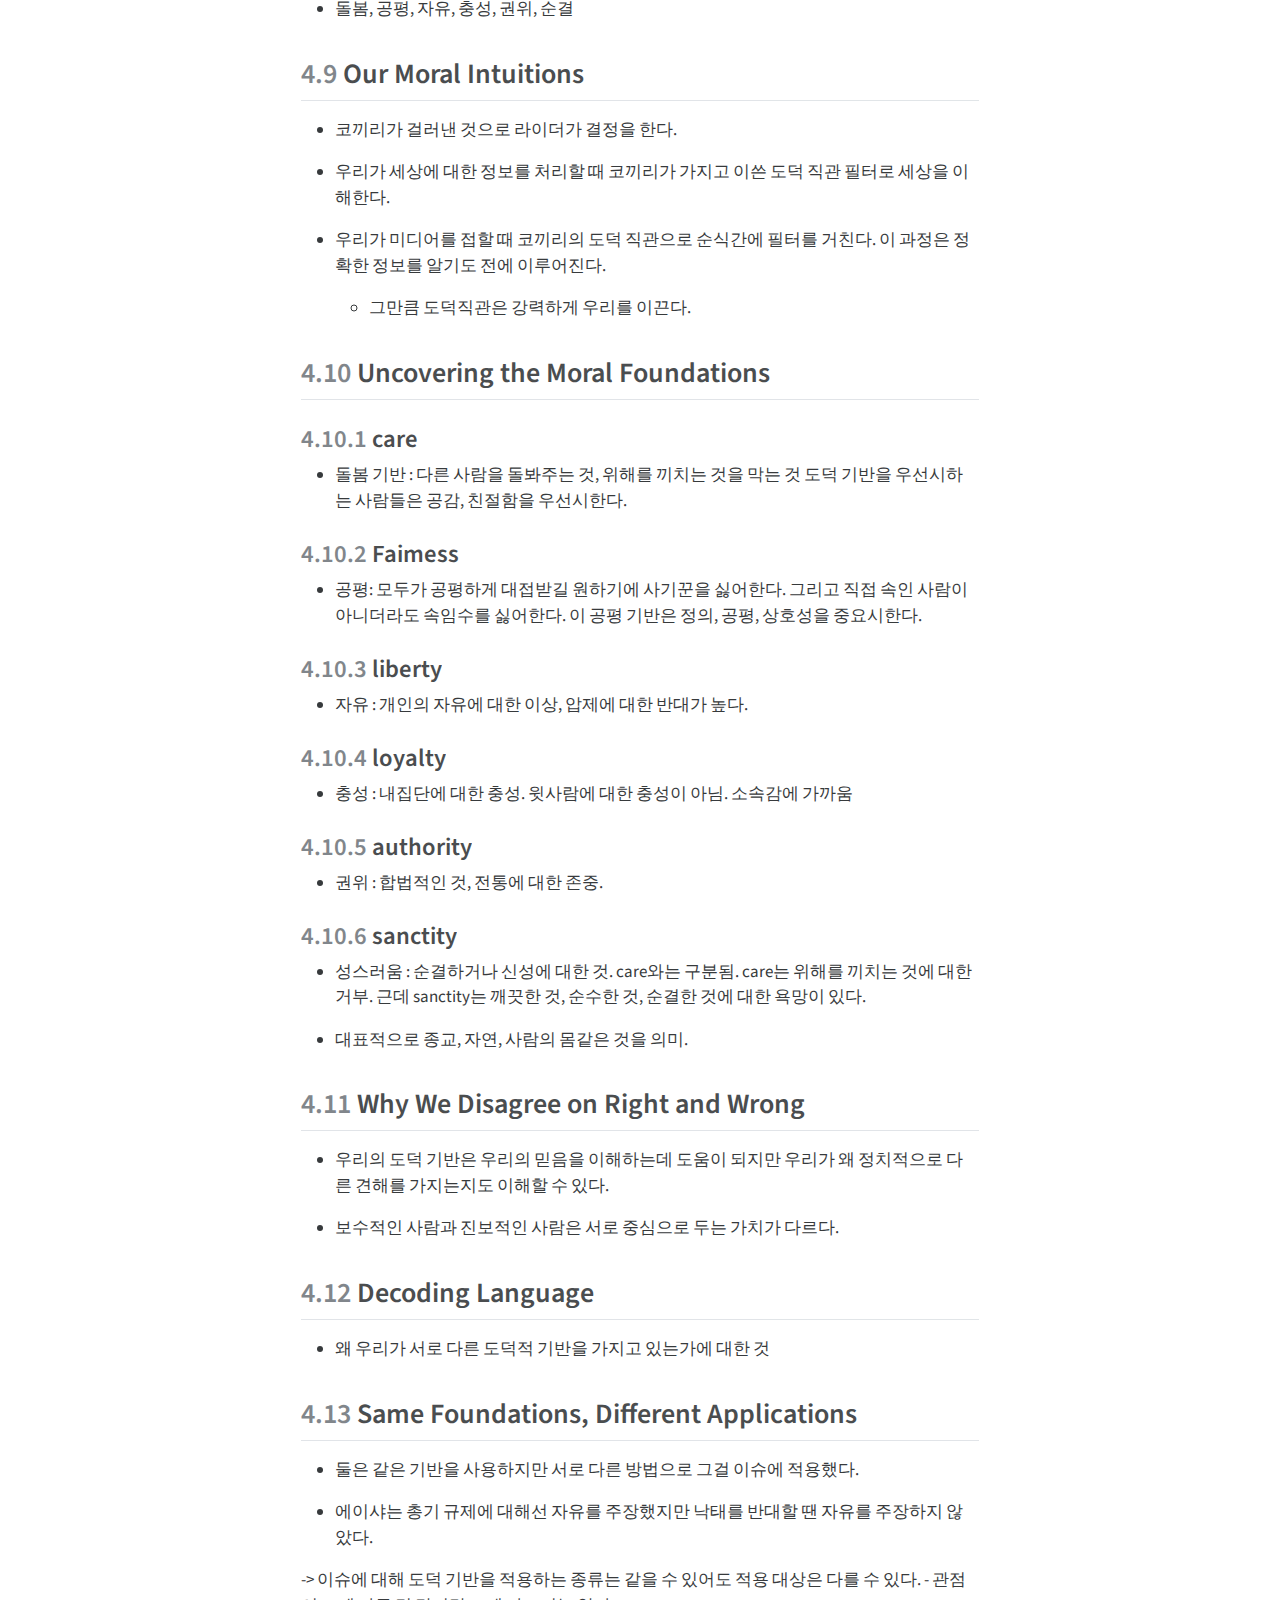
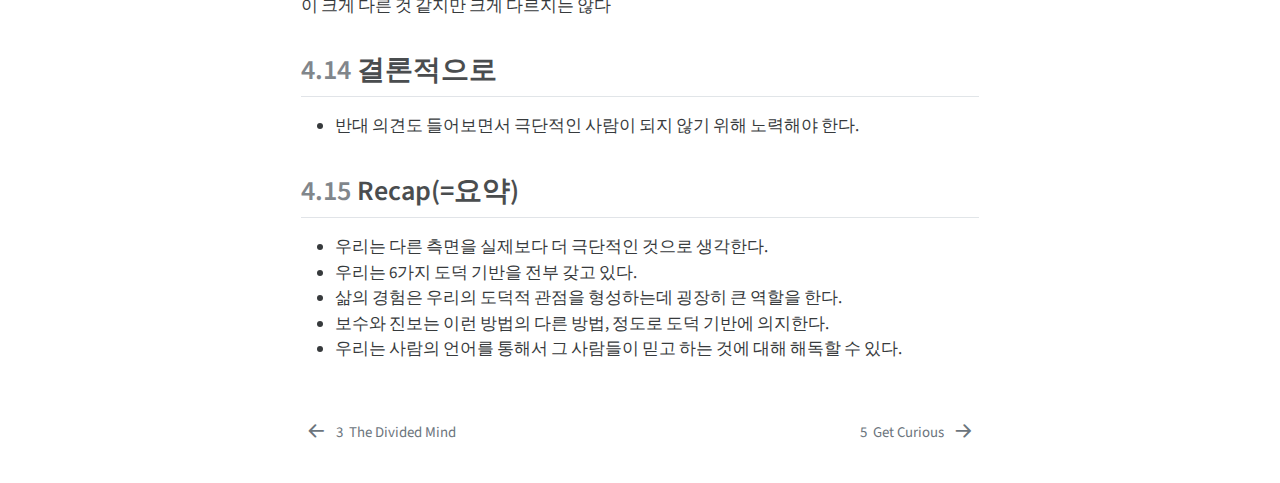
<file: _book/Us and Them.html>
<!DOCTYPE html>
<html xmlns="http://www.w3.org/1999/xhtml" lang="en" xml:lang="en"><head>

<meta charset="utf-8">
<meta name="generator" content="quarto-1.3.450">

<meta name="viewport" content="width=device-width, initial-scale=1.0, user-scalable=yes">


<title>sol_6cha1 - 4&nbsp; Us and Them</title>
<style>
code{white-space: pre-wrap;}
span.smallcaps{font-variant: small-caps;}
div.columns{display: flex; gap: min(4vw, 1.5em);}
div.column{flex: auto; overflow-x: auto;}
div.hanging-indent{margin-left: 1.5em; text-indent: -1.5em;}
ul.task-list{list-style: none;}
ul.task-list li input[type="checkbox"] {
  width: 0.8em;
  margin: 0 0.8em 0.2em -1em; /* quarto-specific, see https://github.com/quarto-dev/quarto-cli/issues/4556 */ 
  vertical-align: middle;
}
</style>


<script src="site_libs/quarto-nav/quarto-nav.js"></script>
<script src="site_libs/quarto-nav/headroom.min.js"></script>
<script src="site_libs/clipboard/clipboard.min.js"></script>
<script src="site_libs/quarto-search/autocomplete.umd.js"></script>
<script src="site_libs/quarto-search/fuse.min.js"></script>
<script src="site_libs/quarto-search/quarto-search.js"></script>
<meta name="quarto:offset" content="./">
<link href="./Get Curious.html" rel="next">
<link href="./The Divided Mind.html" rel="prev">
<script src="site_libs/quarto-html/quarto.js"></script>
<script src="site_libs/quarto-html/popper.min.js"></script>
<script src="site_libs/quarto-html/tippy.umd.min.js"></script>
<script src="site_libs/quarto-html/anchor.min.js"></script>
<link href="site_libs/quarto-html/tippy.css" rel="stylesheet">
<link href="site_libs/quarto-html/quarto-syntax-highlighting.css" rel="stylesheet" id="quarto-text-highlighting-styles">
<script src="site_libs/bootstrap/bootstrap.min.js"></script>
<link href="site_libs/bootstrap/bootstrap-icons.css" rel="stylesheet">
<link href="site_libs/bootstrap/bootstrap.min.css" rel="stylesheet" id="quarto-bootstrap" data-mode="light">
<script id="quarto-search-options" type="application/json">{
  "location": "sidebar",
  "copy-button": false,
  "collapse-after": 3,
  "panel-placement": "start",
  "type": "textbox",
  "limit": 20,
  "language": {
    "search-no-results-text": "No results",
    "search-matching-documents-text": "matching documents",
    "search-copy-link-title": "Copy link to search",
    "search-hide-matches-text": "Hide additional matches",
    "search-more-match-text": "more match in this document",
    "search-more-matches-text": "more matches in this document",
    "search-clear-button-title": "Clear",
    "search-detached-cancel-button-title": "Cancel",
    "search-submit-button-title": "Submit",
    "search-label": "Search"
  }
}</script>


</head>

<body class="nav-sidebar floating">

<div id="quarto-search-results"></div>
  <header id="quarto-header" class="headroom fixed-top">
  <nav class="quarto-secondary-nav">
    <div class="container-fluid d-flex">
      <button type="button" class="quarto-btn-toggle btn" data-bs-toggle="collapse" data-bs-target="#quarto-sidebar,#quarto-sidebar-glass" aria-controls="quarto-sidebar" aria-expanded="false" aria-label="Toggle sidebar navigation" onclick="if (window.quartoToggleHeadroom) { window.quartoToggleHeadroom(); }">
        <i class="bi bi-layout-text-sidebar-reverse"></i>
      </button>
      <nav class="quarto-page-breadcrumbs" aria-label="breadcrumb"><ol class="breadcrumb"><li class="breadcrumb-item"><a href="./Us and Them.html"><span class="chapter-number">4</span>&nbsp; <span class="chapter-title">Us and Them</span></a></li></ol></nav>
      <a class="flex-grow-1" role="button" data-bs-toggle="collapse" data-bs-target="#quarto-sidebar,#quarto-sidebar-glass" aria-controls="quarto-sidebar" aria-expanded="false" aria-label="Toggle sidebar navigation" onclick="if (window.quartoToggleHeadroom) { window.quartoToggleHeadroom(); }">      
      </a>
      <button type="button" class="btn quarto-search-button" aria-label="" onclick="window.quartoOpenSearch();">
        <i class="bi bi-search"></i>
      </button>
    </div>
  </nav>
</header>
<!-- content -->
<div id="quarto-content" class="quarto-container page-columns page-rows-contents page-layout-article">
<!-- sidebar -->
  <nav id="quarto-sidebar" class="sidebar collapse collapse-horizontal sidebar-navigation floating overflow-auto">
    <div class="pt-lg-2 mt-2 text-left sidebar-header">
    <div class="sidebar-title mb-0 py-0">
      <a href="./">sol_6cha1</a> 
    </div>
      </div>
        <div class="mt-2 flex-shrink-0 align-items-center">
        <div class="sidebar-search">
        <div id="quarto-search" class="" title="Search"></div>
        </div>
        </div>
    <div class="sidebar-menu-container"> 
    <ul class="list-unstyled mt-1">
        <li class="sidebar-item">
  <div class="sidebar-item-container"> 
  <a href="./index.html" class="sidebar-item-text sidebar-link">
 <span class="menu-text">해결지향소통</span></a>
  </div>
</li>
        <li class="sidebar-item">
  <div class="sidebar-item-container"> 
  <a href="./intro.html" class="sidebar-item-text sidebar-link">
 <span class="menu-text"><span class="chapter-number">1</span>&nbsp; <span class="chapter-title">로컬 -&gt; 원격</span></span></a>
  </div>
</li>
        <li class="sidebar-item">
  <div class="sidebar-item-container"> 
  <a href="./plusfile.html" class="sidebar-item-text sidebar-link">
 <span class="menu-text"><span class="chapter-number">2</span>&nbsp; <span class="chapter-title">페이지 추가하기</span></span></a>
  </div>
</li>
        <li class="sidebar-item">
  <div class="sidebar-item-container"> 
  <a href="./The Divided Mind.html" class="sidebar-item-text sidebar-link">
 <span class="menu-text"><span class="chapter-number">3</span>&nbsp; <span class="chapter-title">The Divided Mind</span></span></a>
  </div>
</li>
        <li class="sidebar-item">
  <div class="sidebar-item-container"> 
  <a href="./Us and Them.html" class="sidebar-item-text sidebar-link active">
 <span class="menu-text"><span class="chapter-number">4</span>&nbsp; <span class="chapter-title">Us and Them</span></span></a>
  </div>
</li>
        <li class="sidebar-item">
  <div class="sidebar-item-container"> 
  <a href="./Get Curious.html" class="sidebar-item-text sidebar-link">
 <span class="menu-text"><span class="chapter-number">5</span>&nbsp; <span class="chapter-title">Get Curious</span></span></a>
  </div>
</li>
        <li class="sidebar-item">
  <div class="sidebar-item-container"> 
  <a href="./Storytelling.html" class="sidebar-item-text sidebar-link">
 <span class="menu-text"><span class="chapter-number">6</span>&nbsp; <span class="chapter-title">Storytelling</span></span></a>
  </div>
</li>
        <li class="sidebar-item">
  <div class="sidebar-item-container"> 
  <a href="./Navigating Conflict.html" class="sidebar-item-text sidebar-link">
 <span class="menu-text"><span class="chapter-number">7</span>&nbsp; <span class="chapter-title">Navigating Conflict</span></span></a>
  </div>
</li>
        <li class="sidebar-item">
  <div class="sidebar-item-container"> 
  <a href="./Comment.html" class="sidebar-item-text sidebar-link">
 <span class="menu-text"><span class="chapter-number">8</span>&nbsp; <span class="chapter-title">Comment</span></span></a>
  </div>
</li>
    </ul>
    </div>
</nav>
<div id="quarto-sidebar-glass" data-bs-toggle="collapse" data-bs-target="#quarto-sidebar,#quarto-sidebar-glass"></div>
<!-- margin-sidebar -->
    <div id="quarto-margin-sidebar" class="sidebar margin-sidebar">
        <nav id="TOC" role="doc-toc" class="toc-active">
    <h2 id="toc-title">Table of contents</h2>
   
  <ul>
  <li><a href="#lets-recap" id="toc-lets-recap" class="nav-link active" data-scroll-target="#lets-recap"><span class="header-section-number">4.1</span> Let’s Recap</a></li>
  <li><a href="#mind-reading" id="toc-mind-reading" class="nav-link" data-scroll-target="#mind-reading"><span class="header-section-number">4.2</span> Mind Reading</a></li>
  <li><a href="#what-do-republicans-believe" id="toc-what-do-republicans-believe" class="nav-link" data-scroll-target="#what-do-republicans-believe"><span class="header-section-number">4.3</span> What do Republicans Believe?</a></li>
  <li><a href="#how-we-see-each-other" id="toc-how-we-see-each-other" class="nav-link" data-scroll-target="#how-we-see-each-other"><span class="header-section-number">4.4</span> How We See Each Other</a></li>
  <li><a href="#the-perception-gap" id="toc-the-perception-gap" class="nav-link" data-scroll-target="#the-perception-gap"><span class="header-section-number">4.5</span> The Perception Gap</a></li>
  <li><a href="#what-creates-the-perception-gap" id="toc-what-creates-the-perception-gap" class="nav-link" data-scroll-target="#what-creates-the-perception-gap"><span class="header-section-number">4.6</span> What Creates the Perception Gap</a></li>
  <li><a href="#the-implications" id="toc-the-implications" class="nav-link" data-scroll-target="#the-implications"><span class="header-section-number">4.7</span> The Implications</a></li>
  <li><a href="#where-do-our-differences-come-from" id="toc-where-do-our-differences-come-from" class="nav-link" data-scroll-target="#where-do-our-differences-come-from"><span class="header-section-number">4.8</span> Where Do Our Differences Come From?</a></li>
  <li><a href="#our-moral-intuitions" id="toc-our-moral-intuitions" class="nav-link" data-scroll-target="#our-moral-intuitions"><span class="header-section-number">4.9</span> Our Moral Intuitions</a></li>
  <li><a href="#uncovering-the-moral-foundations" id="toc-uncovering-the-moral-foundations" class="nav-link" data-scroll-target="#uncovering-the-moral-foundations"><span class="header-section-number">4.10</span> Uncovering the Moral Foundations</a>
  <ul class="collapse">
  <li><a href="#care" id="toc-care" class="nav-link" data-scroll-target="#care"><span class="header-section-number">4.10.1</span> care</a></li>
  <li><a href="#faimess" id="toc-faimess" class="nav-link" data-scroll-target="#faimess"><span class="header-section-number">4.10.2</span> Faimess</a></li>
  <li><a href="#liberty" id="toc-liberty" class="nav-link" data-scroll-target="#liberty"><span class="header-section-number">4.10.3</span> liberty</a></li>
  <li><a href="#loyalty" id="toc-loyalty" class="nav-link" data-scroll-target="#loyalty"><span class="header-section-number">4.10.4</span> loyalty</a></li>
  <li><a href="#authority" id="toc-authority" class="nav-link" data-scroll-target="#authority"><span class="header-section-number">4.10.5</span> authority</a></li>
  <li><a href="#sanctity" id="toc-sanctity" class="nav-link" data-scroll-target="#sanctity"><span class="header-section-number">4.10.6</span> sanctity</a></li>
  </ul></li>
  <li><a href="#why-we-disagree-on-right-and-wrong" id="toc-why-we-disagree-on-right-and-wrong" class="nav-link" data-scroll-target="#why-we-disagree-on-right-and-wrong"><span class="header-section-number">4.11</span> Why We Disagree on Right and Wrong</a></li>
  <li><a href="#decoding-language" id="toc-decoding-language" class="nav-link" data-scroll-target="#decoding-language"><span class="header-section-number">4.12</span> Decoding Language</a></li>
  <li><a href="#same-foundations-different-applications" id="toc-same-foundations-different-applications" class="nav-link" data-scroll-target="#same-foundations-different-applications"><span class="header-section-number">4.13</span> Same Foundations, Different Applications</a></li>
  <li><a href="#결론적으로" id="toc-결론적으로" class="nav-link" data-scroll-target="#결론적으로"><span class="header-section-number">4.14</span> 결론적으로</a></li>
  <li><a href="#recap요약" id="toc-recap요약" class="nav-link" data-scroll-target="#recap요약"><span class="header-section-number">4.15</span> Recap(=요약)</a></li>
  </ul>
</nav>
    </div>
<!-- main -->
<main class="content" id="quarto-document-content">

<header id="title-block-header" class="quarto-title-block default">
<div class="quarto-title">
<h1 class="title"><span class="chapter-number">4</span>&nbsp; <span class="chapter-title">Us and Them</span></h1>
</div>



<div class="quarto-title-meta">

    
  
    
  </div>
  

</header>

<ul>
<li>정치적인 신념, 도덕적인 차이는 어디에서 오는가</li>
</ul>
<section id="lets-recap" class="level2" data-number="4.1">
<h2 data-number="4.1" class="anchored" data-anchor-id="lets-recap"><span class="header-section-number">4.1</span> Let’s Recap</h2>
<ul>
<li><p>이중 처리 : 우리의 뇌에는 직관과 추론 영역이 있다.</p>
<ul>
<li><p>직관 : 자동적이고, 빠르고, 의식적이며, 감정적이다</p></li>
<li><p>추론 : 느리고, 의식적이며, 노력해야 하고, 논리적이다</p></li>
</ul>
<p>-&gt; 우리의 직관이 추론을 이끈다.</p></li>
</ul>
</section>
<section id="mind-reading" class="level2" data-number="4.2">
<h2 data-number="4.2" class="anchored" data-anchor-id="mind-reading"><span class="header-section-number">4.2</span> Mind Reading</h2>
<ul>
<li>정치적 분열에서 코끼리와 탑승자가 어떻게 작동하는지 알아볼 것이다.</li>
</ul>
</section>
<section id="what-do-republicans-believe" class="level2" data-number="4.3">
<h2 data-number="4.3" class="anchored" data-anchor-id="what-do-republicans-believe"><span class="header-section-number">4.3</span> What do Republicans Believe?</h2>
<ul>
<li>공화당을 믿는 사람들과 민주당을 믿는 사람들의 신념과 생각은 완전히 다를까?</li>
</ul>
</section>
<section id="how-we-see-each-other" class="level2" data-number="4.4">
<h2 data-number="4.4" class="anchored" data-anchor-id="how-we-see-each-other"><span class="header-section-number">4.4</span> How We See Each Other</h2>
<ul>
<li>설문조사 자료를 통해 반대편에 있는 사람들도 똑같이 인종차별, 성차별, 총기규제 문제에 대해 걱정하고 있다.</li>
</ul>
</section>
<section id="the-perception-gap" class="level2" data-number="4.5">
<h2 data-number="4.5" class="anchored" data-anchor-id="the-perception-gap"><span class="header-section-number">4.5</span> The Perception Gap</h2>
<ul>
<li><p>타인의 실제 신념과 내가 인식하고 있는 그 사람의 신념은 큰 차이가 있다. (인지 차이)</p></li>
<li><p>거의 모든 사람들이 이러한 인지 차이가 있다.</p></li>
<li><p>이런 인지 차이는 다른 사람과 얼마나 많은 상호작용을 하느냐에 따라서 인지 차이에 영향을 받는다.</p></li>
</ul>
</section>
<section id="what-creates-the-perception-gap" class="level2" data-number="4.6">
<h2 data-number="4.6" class="anchored" data-anchor-id="what-creates-the-perception-gap"><span class="header-section-number">4.6</span> What Creates the Perception Gap</h2>
<ol type="1">
<li>에코 룸 : 비슷한 사람들끼리 상호 작용하면 그 사람들끼리 상호작용하며 생각이 점점 강해져서 그 공동체와 다른 공동체와 성격이 분리됨</li>
<li>극단적인 관점이 제일 커진다 : 극단적이고 자극적인 이슈가 미디어에서 주목받는다. 그래서 정치적 견해는 이런 양극단이 될 수 밖에 없다.</li>
</ol>
</section>
<section id="the-implications" class="level2" data-number="4.7">
<h2 data-number="4.7" class="anchored" data-anchor-id="the-implications"><span class="header-section-number">4.7</span> The Implications</h2>
<ul>
<li><p>우리가 쉽게 생각한 것만큼 나뉘어져 있진 않다.</p></li>
<li><p>실제로, 섭외한 67%의 미국인들은 이런 극단적인 정치 양극화에 지쳐 있다고 하기도 했다.</p></li>
</ul>
</section>
<section id="where-do-our-differences-come-from" class="level2" data-number="4.8">
<h2 data-number="4.8" class="anchored" data-anchor-id="where-do-our-differences-come-from"><span class="header-section-number">4.8</span> Where Do Our Differences Come From?</h2>
<ul>
<li><p>도덕기반이론: 우리의 마음은 6가지의 맛을 느끼는 혀와 같다. 세상에 대해 옳고 그름을 판단하는 기준이 6가지가 있다는 뜻.</p>
<ul>
<li>우리가 맛을 느끼는 체계는 같지만, 각자의 삶의 배경이 다르므로 우리가 맛을 느끼는 정도도 다 다르다</li>
</ul></li>
<li><p>돌봄, 공평, 자유, 충성, 권위, 순결</p></li>
</ul>
</section>
<section id="our-moral-intuitions" class="level2" data-number="4.9">
<h2 data-number="4.9" class="anchored" data-anchor-id="our-moral-intuitions"><span class="header-section-number">4.9</span> Our Moral Intuitions</h2>
<ul>
<li><p>코끼리가 걸러낸 것으로 라이더가 결정을 한다.</p></li>
<li><p>우리가 세상에 대한 정보를 처리할 때 코끼리가 가지고 이쓴 도덕 직관 필터로 세상을 이해한다.</p></li>
<li><p>우리가 미디어를 접할 때 코끼리의 도덕 직관으로 순식간에 필터를 거친다. 이 과정은 정확한 정보를 알기도 전에 이루어진다.</p>
<ul>
<li>그만큼 도덕직관은 강력하게 우리를 이끈다.</li>
</ul></li>
</ul>
</section>
<section id="uncovering-the-moral-foundations" class="level2" data-number="4.10">
<h2 data-number="4.10" class="anchored" data-anchor-id="uncovering-the-moral-foundations"><span class="header-section-number">4.10</span> Uncovering the Moral Foundations</h2>
<section id="care" class="level3" data-number="4.10.1">
<h3 data-number="4.10.1" class="anchored" data-anchor-id="care"><span class="header-section-number">4.10.1</span> care</h3>
<ul>
<li>돌봄 기반 : 다른 사람을 돌봐주는 것, 위해를 끼치는 것을 막는 것 도덕 기반을 우선시하는 사람들은 공감, 친절함을 우선시한다.</li>
</ul>
</section>
<section id="faimess" class="level3" data-number="4.10.2">
<h3 data-number="4.10.2" class="anchored" data-anchor-id="faimess"><span class="header-section-number">4.10.2</span> Faimess</h3>
<ul>
<li>공평: 모두가 공평하게 대접받길 원하기에 사기꾼을 싫어한다. 그리고 직접 속인 사람이 아니더라도 속임수를 싫어한다. 이 공평 기반은 정의, 공평, 상호성을 중요시한다.</li>
</ul>
</section>
<section id="liberty" class="level3" data-number="4.10.3">
<h3 data-number="4.10.3" class="anchored" data-anchor-id="liberty"><span class="header-section-number">4.10.3</span> liberty</h3>
<ul>
<li>자유 : 개인의 자유에 대한 이상, 압제에 대한 반대가 높다.</li>
</ul>
</section>
<section id="loyalty" class="level3" data-number="4.10.4">
<h3 data-number="4.10.4" class="anchored" data-anchor-id="loyalty"><span class="header-section-number">4.10.4</span> loyalty</h3>
<ul>
<li>충성 : 내집단에 대한 충성. 윗사람에 대한 충성이 아님. 소속감에 가까움</li>
</ul>
</section>
<section id="authority" class="level3" data-number="4.10.5">
<h3 data-number="4.10.5" class="anchored" data-anchor-id="authority"><span class="header-section-number">4.10.5</span> authority</h3>
<ul>
<li>권위 : 합법적인 것, 전통에 대한 존중.</li>
</ul>
</section>
<section id="sanctity" class="level3" data-number="4.10.6">
<h3 data-number="4.10.6" class="anchored" data-anchor-id="sanctity"><span class="header-section-number">4.10.6</span> sanctity</h3>
<ul>
<li><p>성스러움 : 순결하거나 신성에 대한 것. care와는 구분됨. care는 위해를 끼치는 것에 대한 거부. 근데 sanctity는 깨끗한 것, 순수한 것, 순결한 것에 대한 욕망이 있다.</p></li>
<li><p>대표적으로 종교, 자연, 사람의 몸같은 것을 의미.</p></li>
</ul>
</section>
</section>
<section id="why-we-disagree-on-right-and-wrong" class="level2" data-number="4.11">
<h2 data-number="4.11" class="anchored" data-anchor-id="why-we-disagree-on-right-and-wrong"><span class="header-section-number">4.11</span> Why We Disagree on Right and Wrong</h2>
<ul>
<li><p>우리의 도덕 기반은 우리의 믿음을 이해하는데 도움이 되지만 우리가 왜 정치적으로 다른 견해를 가지는지도 이해할 수 있다.</p></li>
<li><p>보수적인 사람과 진보적인 사람은 서로 중심으로 두는 가치가 다르다.</p></li>
</ul>
</section>
<section id="decoding-language" class="level2" data-number="4.12">
<h2 data-number="4.12" class="anchored" data-anchor-id="decoding-language"><span class="header-section-number">4.12</span> Decoding Language</h2>
<ul>
<li>왜 우리가 서로 다른 도덕적 기반을 가지고 있는가에 대한 것</li>
</ul>
</section>
<section id="same-foundations-different-applications" class="level2" data-number="4.13">
<h2 data-number="4.13" class="anchored" data-anchor-id="same-foundations-different-applications"><span class="header-section-number">4.13</span> Same Foundations, Different Applications</h2>
<ul>
<li><p>둘은 같은 기반을 사용하지만 서로 다른 방법으로 그걸 이슈에 적용했다.</p></li>
<li><p>에이샤는 총기 규제에 대해선 자유를 주장했지만 낙태를 반대할 땐 자유를 주장하지 않았다.</p></li>
</ul>
<p>-&gt; 이슈에 대해 도덕 기반을 적용하는 종류는 같을 수 있어도 적용 대상은 다를 수 있다. - 관점이 크게 다른 것 같지만 크게 다르지는 않다</p>
</section>
<section id="결론적으로" class="level2" data-number="4.14">
<h2 data-number="4.14" class="anchored" data-anchor-id="결론적으로"><span class="header-section-number">4.14</span> 결론적으로</h2>
<ul>
<li>반대 의견도 들어보면서 극단적인 사람이 되지 않기 위해 노력해야 한다.</li>
</ul>
</section>
<section id="recap요약" class="level2" data-number="4.15">
<h2 data-number="4.15" class="anchored" data-anchor-id="recap요약"><span class="header-section-number">4.15</span> Recap(=요약)</h2>
<ul>
<li>우리는 다른 측면을 실제보다 더 극단적인 것으로 생각한다.</li>
<li>우리는 6가지 도덕 기반을 전부 갖고 있다.</li>
<li>삶의 경험은 우리의 도덕적 관점을 형성하는데 굉장히 큰 역할을 한다.</li>
<li>보수와 진보는 이런 방법의 다른 방법, 정도로 도덕 기반에 의지한다.</li>
<li>우리는 사람의 언어를 통해서 그 사람들이 믿고 하는 것에 대해 해독할 수 있다.</li>
</ul>


</section>

</main> <!-- /main -->
<script id="quarto-html-after-body" type="application/javascript">
window.document.addEventListener("DOMContentLoaded", function (event) {
  const toggleBodyColorMode = (bsSheetEl) => {
    const mode = bsSheetEl.getAttribute("data-mode");
    const bodyEl = window.document.querySelector("body");
    if (mode === "dark") {
      bodyEl.classList.add("quarto-dark");
      bodyEl.classList.remove("quarto-light");
    } else {
      bodyEl.classList.add("quarto-light");
      bodyEl.classList.remove("quarto-dark");
    }
  }
  const toggleBodyColorPrimary = () => {
    const bsSheetEl = window.document.querySelector("link#quarto-bootstrap");
    if (bsSheetEl) {
      toggleBodyColorMode(bsSheetEl);
    }
  }
  toggleBodyColorPrimary();  
  const icon = "";
  const anchorJS = new window.AnchorJS();
  anchorJS.options = {
    placement: 'right',
    icon: icon
  };
  anchorJS.add('.anchored');
  const isCodeAnnotation = (el) => {
    for (const clz of el.classList) {
      if (clz.startsWith('code-annotation-')) {                     
        return true;
      }
    }
    return false;
  }
  const clipboard = new window.ClipboardJS('.code-copy-button', {
    text: function(trigger) {
      const codeEl = trigger.previousElementSibling.cloneNode(true);
      for (const childEl of codeEl.children) {
        if (isCodeAnnotation(childEl)) {
          childEl.remove();
        }
      }
      return codeEl.innerText;
    }
  });
  clipboard.on('success', function(e) {
    // button target
    const button = e.trigger;
    // don't keep focus
    button.blur();
    // flash "checked"
    button.classList.add('code-copy-button-checked');
    var currentTitle = button.getAttribute("title");
    button.setAttribute("title", "Copied!");
    let tooltip;
    if (window.bootstrap) {
      button.setAttribute("data-bs-toggle", "tooltip");
      button.setAttribute("data-bs-placement", "left");
      button.setAttribute("data-bs-title", "Copied!");
      tooltip = new bootstrap.Tooltip(button, 
        { trigger: "manual", 
          customClass: "code-copy-button-tooltip",
          offset: [0, -8]});
      tooltip.show();    
    }
    setTimeout(function() {
      if (tooltip) {
        tooltip.hide();
        button.removeAttribute("data-bs-title");
        button.removeAttribute("data-bs-toggle");
        button.removeAttribute("data-bs-placement");
      }
      button.setAttribute("title", currentTitle);
      button.classList.remove('code-copy-button-checked');
    }, 1000);
    // clear code selection
    e.clearSelection();
  });
  function tippyHover(el, contentFn) {
    const config = {
      allowHTML: true,
      content: contentFn,
      maxWidth: 500,
      delay: 100,
      arrow: false,
      appendTo: function(el) {
          return el.parentElement;
      },
      interactive: true,
      interactiveBorder: 10,
      theme: 'quarto',
      placement: 'bottom-start'
    };
    window.tippy(el, config); 
  }
  const noterefs = window.document.querySelectorAll('a[role="doc-noteref"]');
  for (var i=0; i<noterefs.length; i++) {
    const ref = noterefs[i];
    tippyHover(ref, function() {
      // use id or data attribute instead here
      let href = ref.getAttribute('data-footnote-href') || ref.getAttribute('href');
      try { href = new URL(href).hash; } catch {}
      const id = href.replace(/^#\/?/, "");
      const note = window.document.getElementById(id);
      return note.innerHTML;
    });
  }
      let selectedAnnoteEl;
      const selectorForAnnotation = ( cell, annotation) => {
        let cellAttr = 'data-code-cell="' + cell + '"';
        let lineAttr = 'data-code-annotation="' +  annotation + '"';
        const selector = 'span[' + cellAttr + '][' + lineAttr + ']';
        return selector;
      }
      const selectCodeLines = (annoteEl) => {
        const doc = window.document;
        const targetCell = annoteEl.getAttribute("data-target-cell");
        const targetAnnotation = annoteEl.getAttribute("data-target-annotation");
        const annoteSpan = window.document.querySelector(selectorForAnnotation(targetCell, targetAnnotation));
        const lines = annoteSpan.getAttribute("data-code-lines").split(",");
        const lineIds = lines.map((line) => {
          return targetCell + "-" + line;
        })
        let top = null;
        let height = null;
        let parent = null;
        if (lineIds.length > 0) {
            //compute the position of the single el (top and bottom and make a div)
            const el = window.document.getElementById(lineIds[0]);
            top = el.offsetTop;
            height = el.offsetHeight;
            parent = el.parentElement.parentElement;
          if (lineIds.length > 1) {
            const lastEl = window.document.getElementById(lineIds[lineIds.length - 1]);
            const bottom = lastEl.offsetTop + lastEl.offsetHeight;
            height = bottom - top;
          }
          if (top !== null && height !== null && parent !== null) {
            // cook up a div (if necessary) and position it 
            let div = window.document.getElementById("code-annotation-line-highlight");
            if (div === null) {
              div = window.document.createElement("div");
              div.setAttribute("id", "code-annotation-line-highlight");
              div.style.position = 'absolute';
              parent.appendChild(div);
            }
            div.style.top = top - 2 + "px";
            div.style.height = height + 4 + "px";
            let gutterDiv = window.document.getElementById("code-annotation-line-highlight-gutter");
            if (gutterDiv === null) {
              gutterDiv = window.document.createElement("div");
              gutterDiv.setAttribute("id", "code-annotation-line-highlight-gutter");
              gutterDiv.style.position = 'absolute';
              const codeCell = window.document.getElementById(targetCell);
              const gutter = codeCell.querySelector('.code-annotation-gutter');
              gutter.appendChild(gutterDiv);
            }
            gutterDiv.style.top = top - 2 + "px";
            gutterDiv.style.height = height + 4 + "px";
          }
          selectedAnnoteEl = annoteEl;
        }
      };
      const unselectCodeLines = () => {
        const elementsIds = ["code-annotation-line-highlight", "code-annotation-line-highlight-gutter"];
        elementsIds.forEach((elId) => {
          const div = window.document.getElementById(elId);
          if (div) {
            div.remove();
          }
        });
        selectedAnnoteEl = undefined;
      };
      // Attach click handler to the DT
      const annoteDls = window.document.querySelectorAll('dt[data-target-cell]');
      for (const annoteDlNode of annoteDls) {
        annoteDlNode.addEventListener('click', (event) => {
          const clickedEl = event.target;
          if (clickedEl !== selectedAnnoteEl) {
            unselectCodeLines();
            const activeEl = window.document.querySelector('dt[data-target-cell].code-annotation-active');
            if (activeEl) {
              activeEl.classList.remove('code-annotation-active');
            }
            selectCodeLines(clickedEl);
            clickedEl.classList.add('code-annotation-active');
          } else {
            // Unselect the line
            unselectCodeLines();
            clickedEl.classList.remove('code-annotation-active');
          }
        });
      }
  const findCites = (el) => {
    const parentEl = el.parentElement;
    if (parentEl) {
      const cites = parentEl.dataset.cites;
      if (cites) {
        return {
          el,
          cites: cites.split(' ')
        };
      } else {
        return findCites(el.parentElement)
      }
    } else {
      return undefined;
    }
  };
  var bibliorefs = window.document.querySelectorAll('a[role="doc-biblioref"]');
  for (var i=0; i<bibliorefs.length; i++) {
    const ref = bibliorefs[i];
    const citeInfo = findCites(ref);
    if (citeInfo) {
      tippyHover(citeInfo.el, function() {
        var popup = window.document.createElement('div');
        citeInfo.cites.forEach(function(cite) {
          var citeDiv = window.document.createElement('div');
          citeDiv.classList.add('hanging-indent');
          citeDiv.classList.add('csl-entry');
          var biblioDiv = window.document.getElementById('ref-' + cite);
          if (biblioDiv) {
            citeDiv.innerHTML = biblioDiv.innerHTML;
          }
          popup.appendChild(citeDiv);
        });
        return popup.innerHTML;
      });
    }
  }
});
</script>
<nav class="page-navigation">
  <div class="nav-page nav-page-previous">
      <a href="./The Divided Mind.html" class="pagination-link">
        <i class="bi bi-arrow-left-short"></i> <span class="nav-page-text"><span class="chapter-number">3</span>&nbsp; <span class="chapter-title">The Divided Mind</span></span>
      </a>          
  </div>
  <div class="nav-page nav-page-next">
      <a href="./Get Curious.html" class="pagination-link">
        <span class="nav-page-text"><span class="chapter-number">5</span>&nbsp; <span class="chapter-title">Get Curious</span></span> <i class="bi bi-arrow-right-short"></i>
      </a>
  </div>
</nav>
</div> <!-- /content -->



</body></html>
</file>
<file: _book/site_libs/quarto-html/tippy.css>
.tippy-box[data-animation=fade][data-state=hidden]{opacity:0}[data-tippy-root]{max-width:calc(100vw - 10px)}.tippy-box{position:relative;background-color:#333;color:#fff;border-radius:4px;font-size:14px;line-height:1.4;white-space:normal;outline:0;transition-property:transform,visibility,opacity}.tippy-box[data-placement^=top]>.tippy-arrow{bottom:0}.tippy-box[data-placement^=top]>.tippy-arrow:before{bottom:-7px;left:0;border-width:8px 8px 0;border-top-color:initial;transform-origin:center top}.tippy-box[data-placement^=bottom]>.tippy-arrow{top:0}.tippy-box[data-placement^=bottom]>.tippy-arrow:before{top:-7px;left:0;border-width:0 8px 8px;border-bottom-color:initial;transform-origin:center bottom}.tippy-box[data-placement^=left]>.tippy-arrow{right:0}.tippy-box[data-placement^=left]>.tippy-arrow:before{border-width:8px 0 8px 8px;border-left-color:initial;right:-7px;transform-origin:center left}.tippy-box[data-placement^=right]>.tippy-arrow{left:0}.tippy-box[data-placement^=right]>.tippy-arrow:before{left:-7px;border-width:8px 8px 8px 0;border-right-color:initial;transform-origin:center right}.tippy-box[data-inertia][data-state=visible]{transition-timing-function:cubic-bezier(.54,1.5,.38,1.11)}.tippy-arrow{width:16px;height:16px;color:#333}.tippy-arrow:before{content:"";position:absolute;border-color:transparent;border-style:solid}.tippy-content{position:relative;padding:5px 9px;z-index:1}
</file>
<file: _book/site_libs/quarto-html/quarto-syntax-highlighting.css>
/* quarto syntax highlight colors */
:root {
  --quarto-hl-ot-color: #003B4F;
  --quarto-hl-at-color: #657422;
  --quarto-hl-ss-color: #20794D;
  --quarto-hl-an-color: #5E5E5E;
  --quarto-hl-fu-color: #4758AB;
  --quarto-hl-st-color: #20794D;
  --quarto-hl-cf-color: #003B4F;
  --quarto-hl-op-color: #5E5E5E;
  --quarto-hl-er-color: #AD0000;
  --quarto-hl-bn-color: #AD0000;
  --quarto-hl-al-color: #AD0000;
  --quarto-hl-va-color: #111111;
  --quarto-hl-bu-color: inherit;
  --quarto-hl-ex-color: inherit;
  --quarto-hl-pp-color: #AD0000;
  --quarto-hl-in-color: #5E5E5E;
  --quarto-hl-vs-color: #20794D;
  --quarto-hl-wa-color: #5E5E5E;
  --quarto-hl-do-color: #5E5E5E;
  --quarto-hl-im-color: #00769E;
  --quarto-hl-ch-color: #20794D;
  --quarto-hl-dt-color: #AD0000;
  --quarto-hl-fl-color: #AD0000;
  --quarto-hl-co-color: #5E5E5E;
  --quarto-hl-cv-color: #5E5E5E;
  --quarto-hl-cn-color: #8f5902;
  --quarto-hl-sc-color: #5E5E5E;
  --quarto-hl-dv-color: #AD0000;
  --quarto-hl-kw-color: #003B4F;
}

/* other quarto variables */
:root {
  --quarto-font-monospace: SFMono-Regular, Menlo, Monaco, Consolas, "Liberation Mono", "Courier New", monospace;
}

pre > code.sourceCode > span {
  color: #003B4F;
}

code span {
  color: #003B4F;
}

code.sourceCode > span {
  color: #003B4F;
}

div.sourceCode,
div.sourceCode pre.sourceCode {
  color: #003B4F;
}

code span.ot {
  color: #003B4F;
}

code span.at {
  color: #657422;
}

code span.ss {
  color: #20794D;
}

code span.an {
  color: #5E5E5E;
}

code span.fu {
  color: #4758AB;
}

code span.st {
  color: #20794D;
}

code span.cf {
  color: #003B4F;
}

code span.op {
  color: #5E5E5E;
}

code span.er {
  color: #AD0000;
}

code span.bn {
  color: #AD0000;
}

code span.al {
  color: #AD0000;
}

code span.va {
  color: #111111;
}

code span.pp {
  color: #AD0000;
}

code span.in {
  color: #5E5E5E;
}

code span.vs {
  color: #20794D;
}

code span.wa {
  color: #5E5E5E;
  font-style: italic;
}

code span.do {
  color: #5E5E5E;
  font-style: italic;
}

code span.im {
  color: #00769E;
}

code span.ch {
  color: #20794D;
}

code span.dt {
  color: #AD0000;
}

code span.fl {
  color: #AD0000;
}

code span.co {
  color: #5E5E5E;
}

code span.cv {
  color: #5E5E5E;
  font-style: italic;
}

code span.cn {
  color: #8f5902;
}

code span.sc {
  color: #5E5E5E;
}

code span.dv {
  color: #AD0000;
}

code span.kw {
  color: #003B4F;
}

.prevent-inlining {
  content: "</";
}

/*# sourceMappingURL=debc5d5d77c3f9108843748ff7464032.css.map */
</file>
